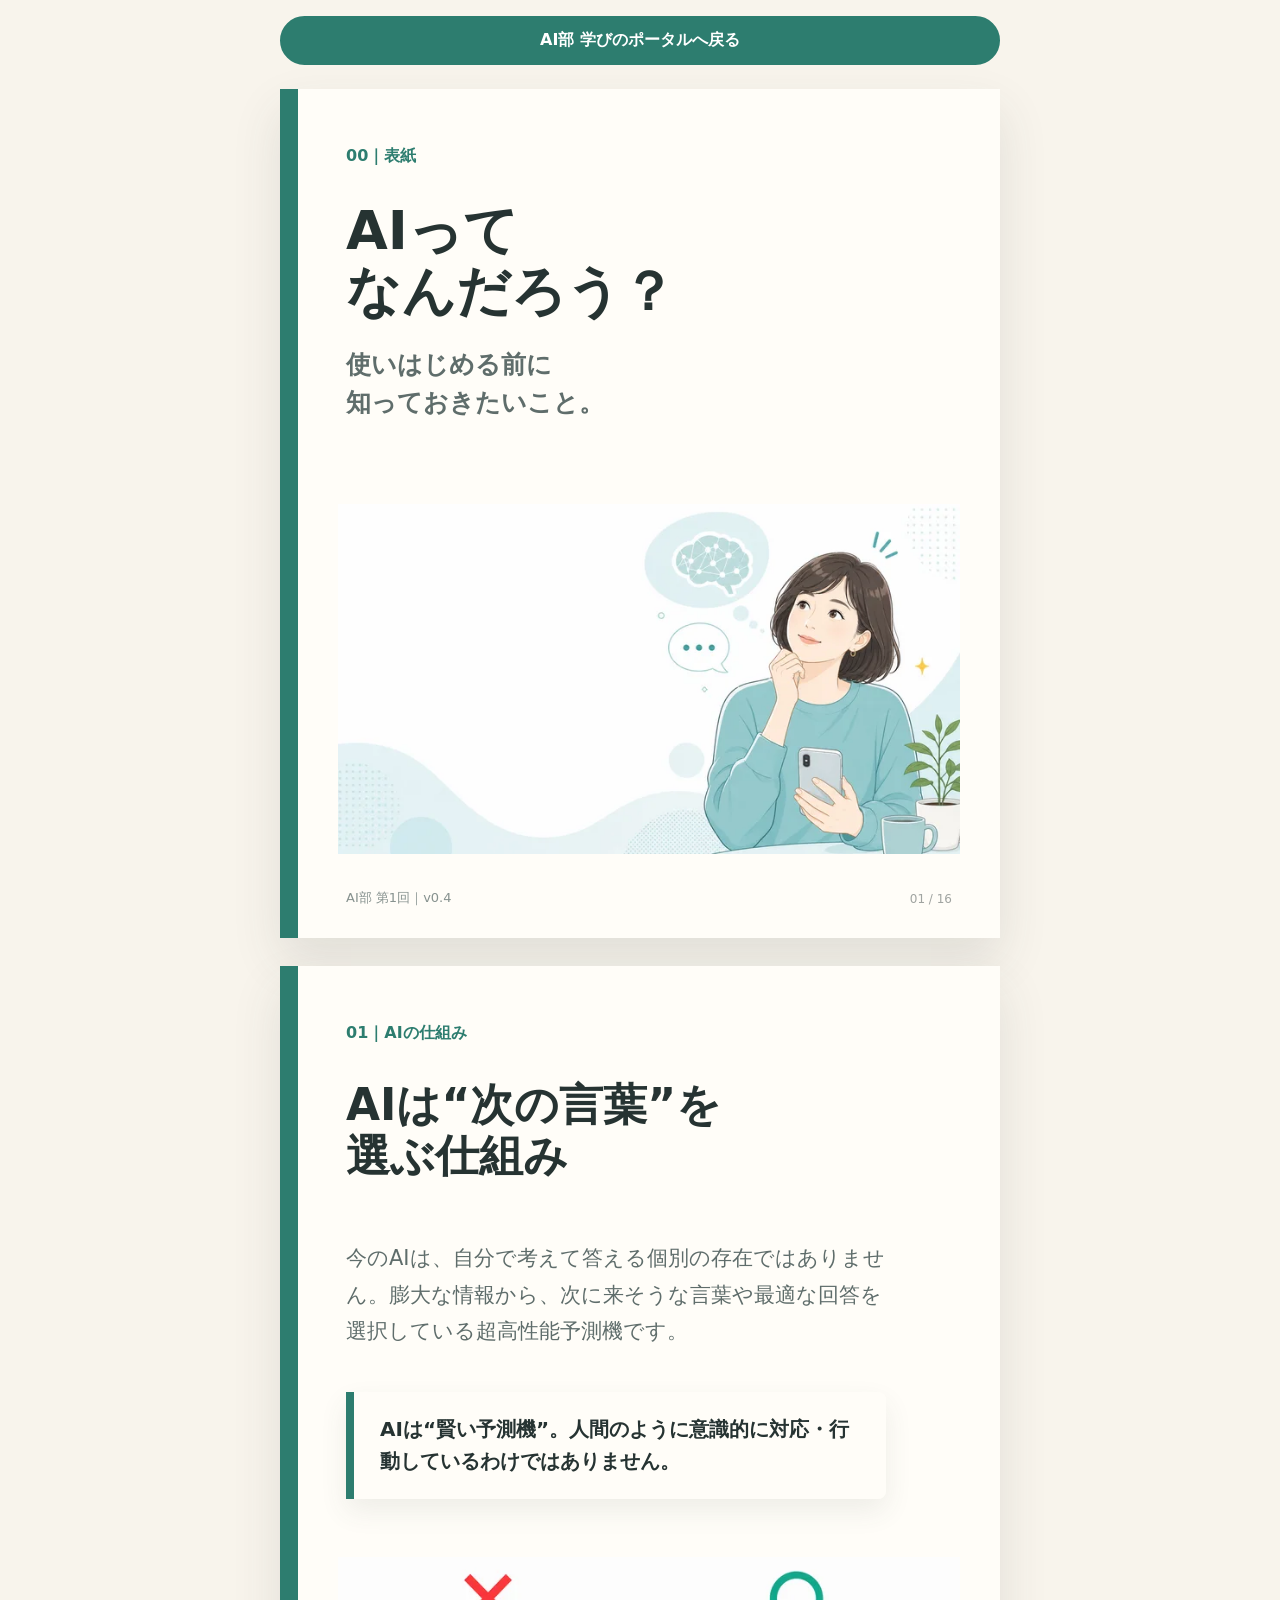
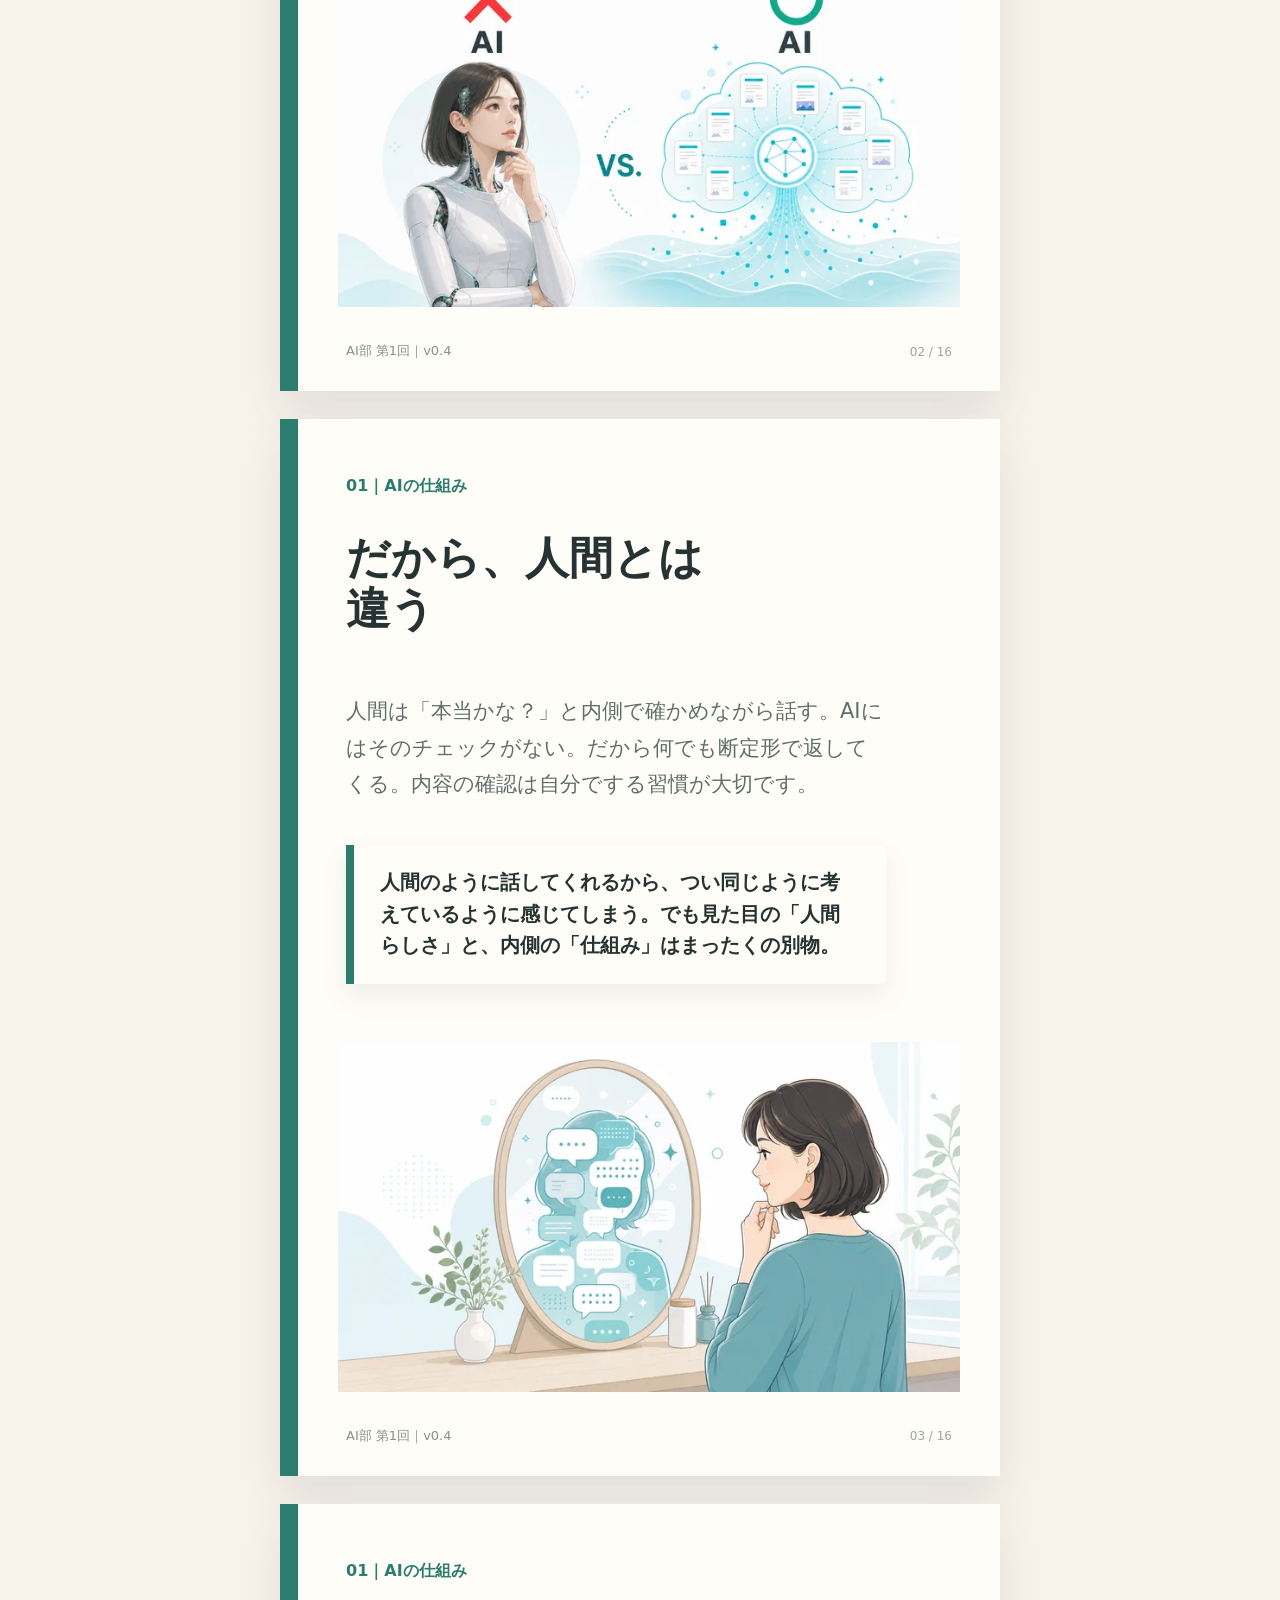
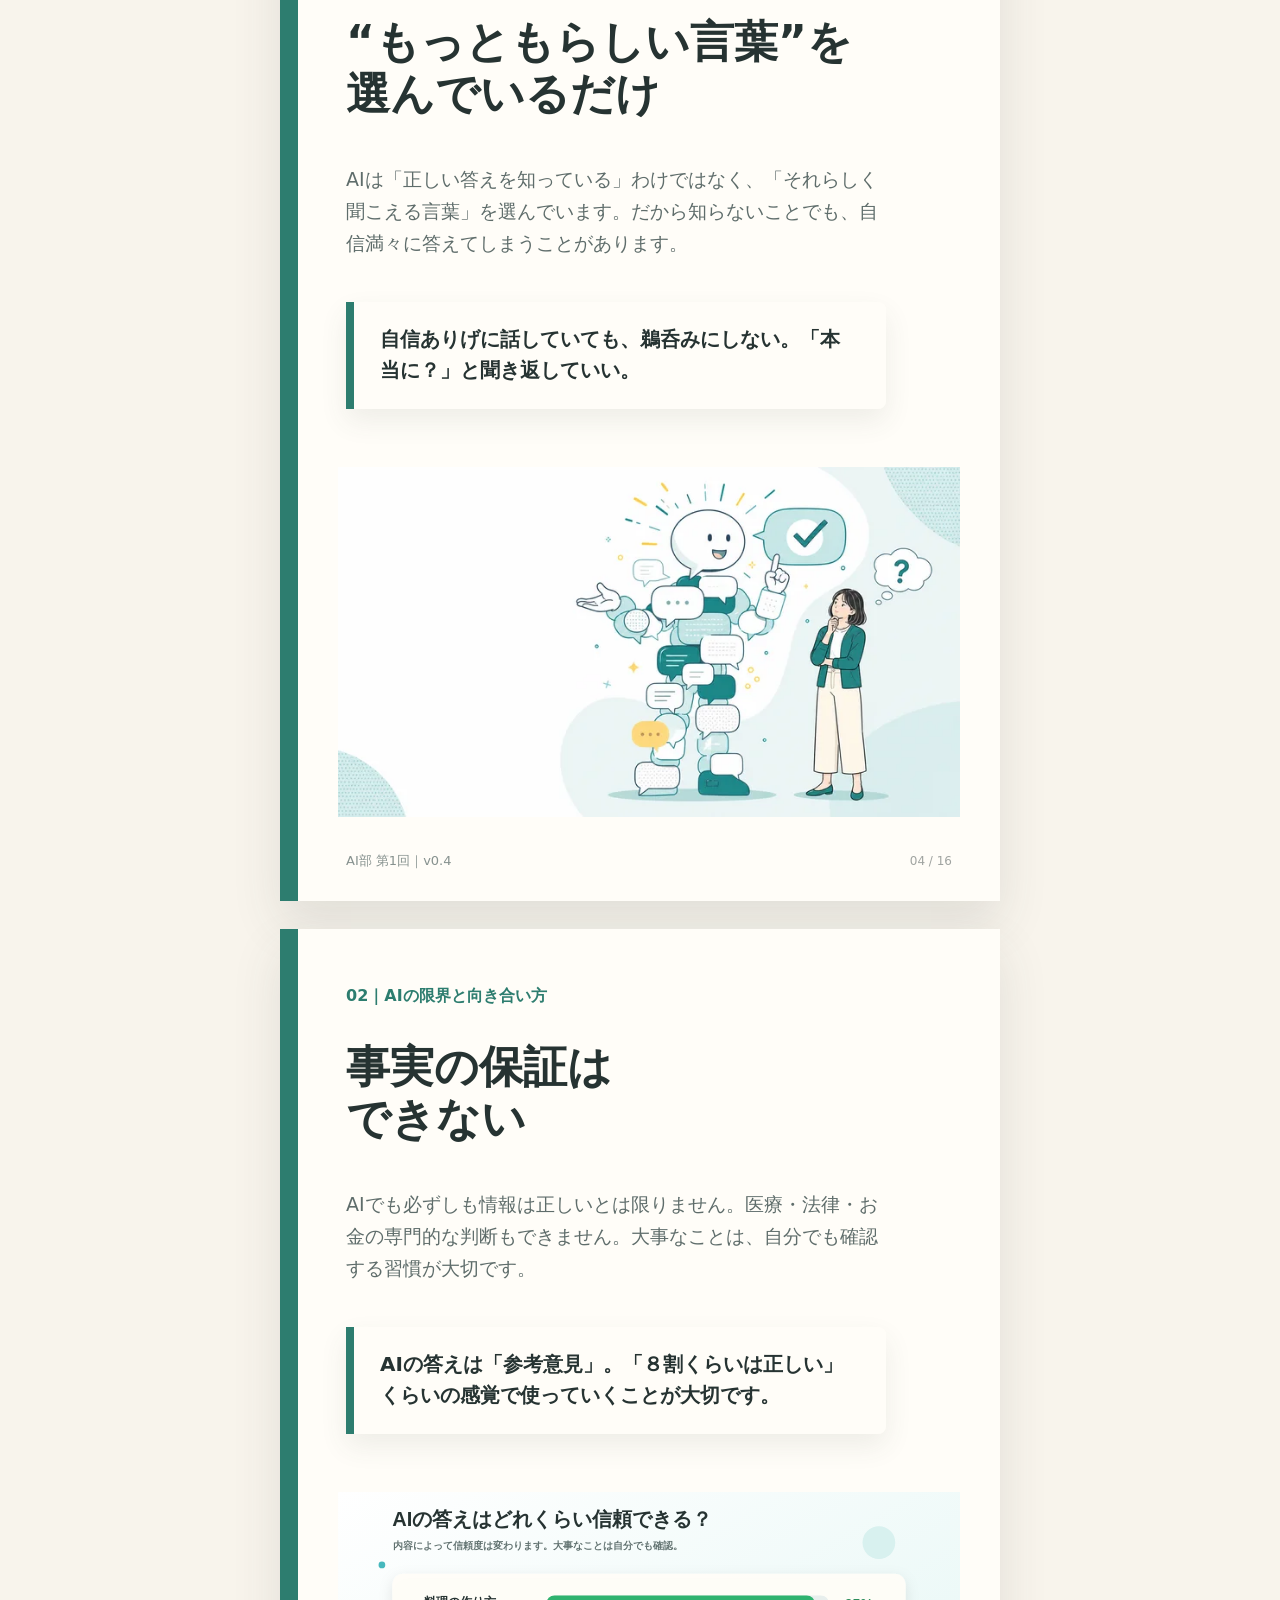
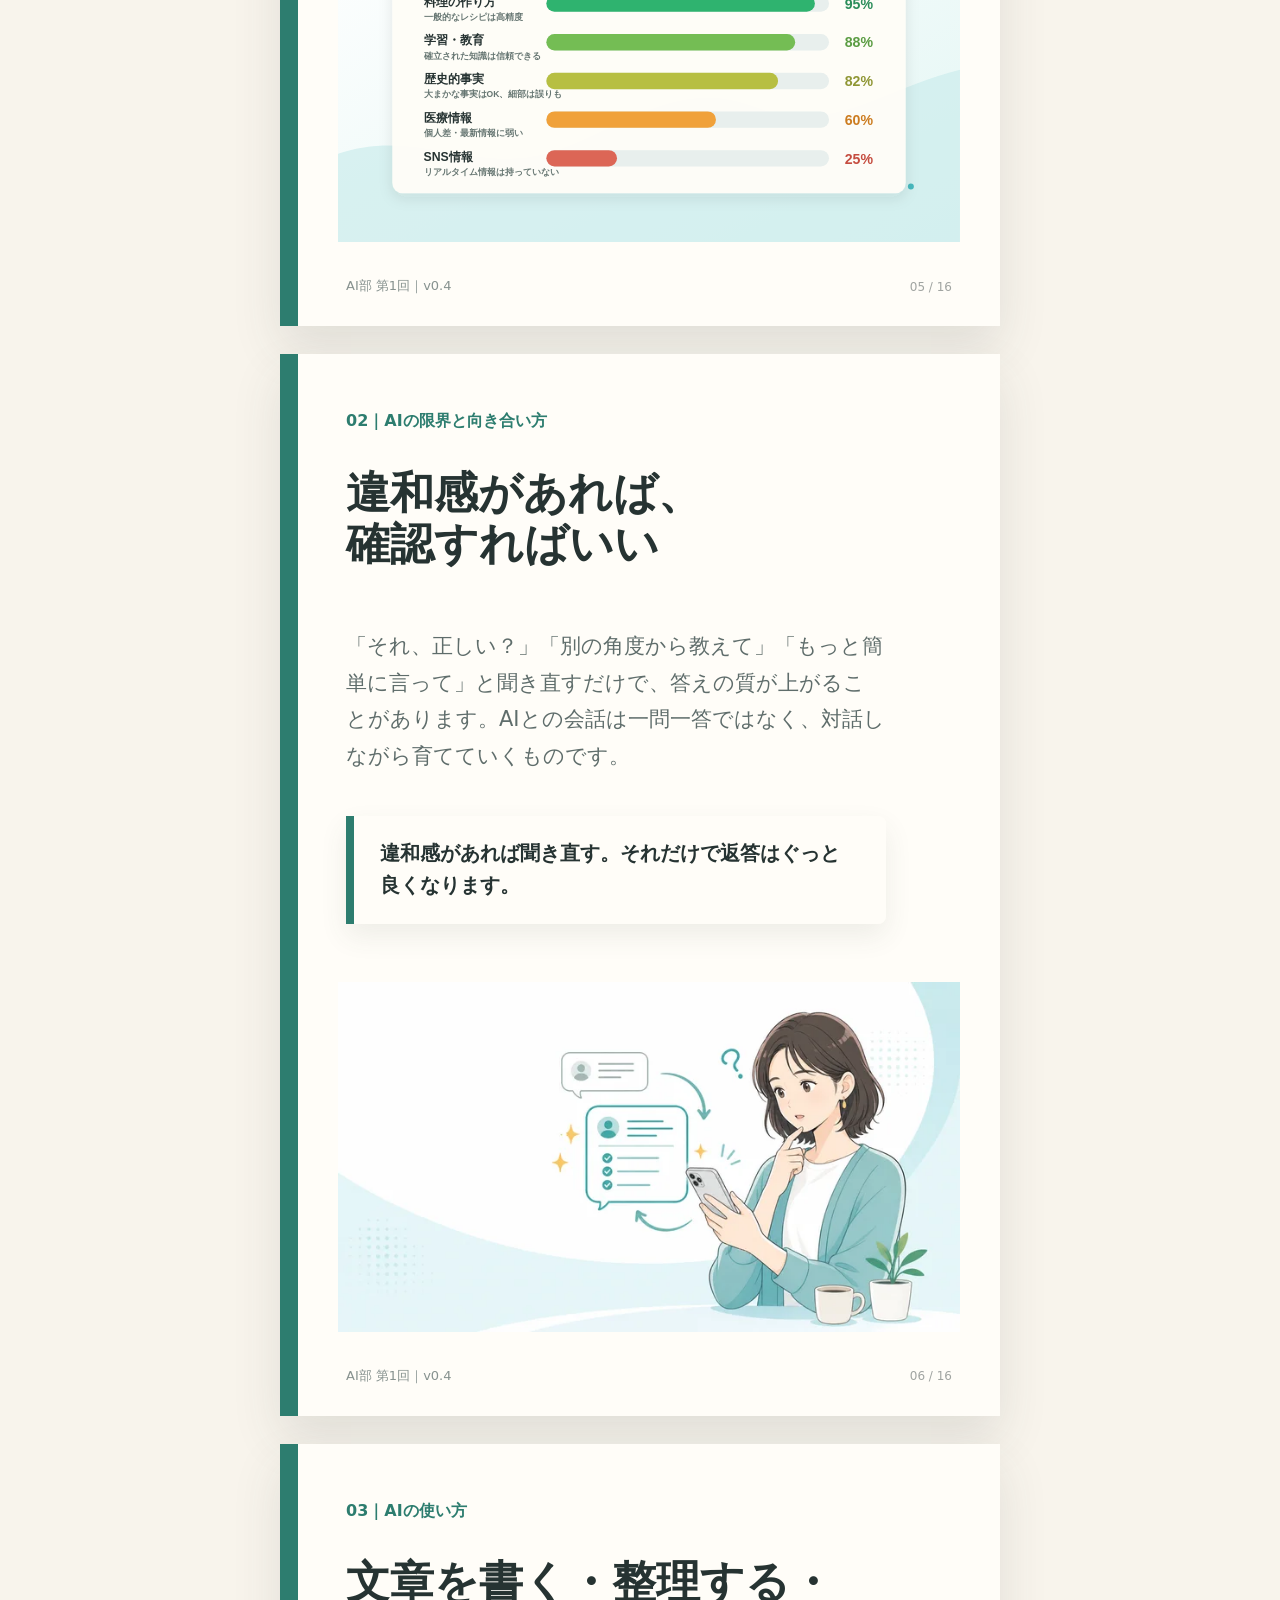
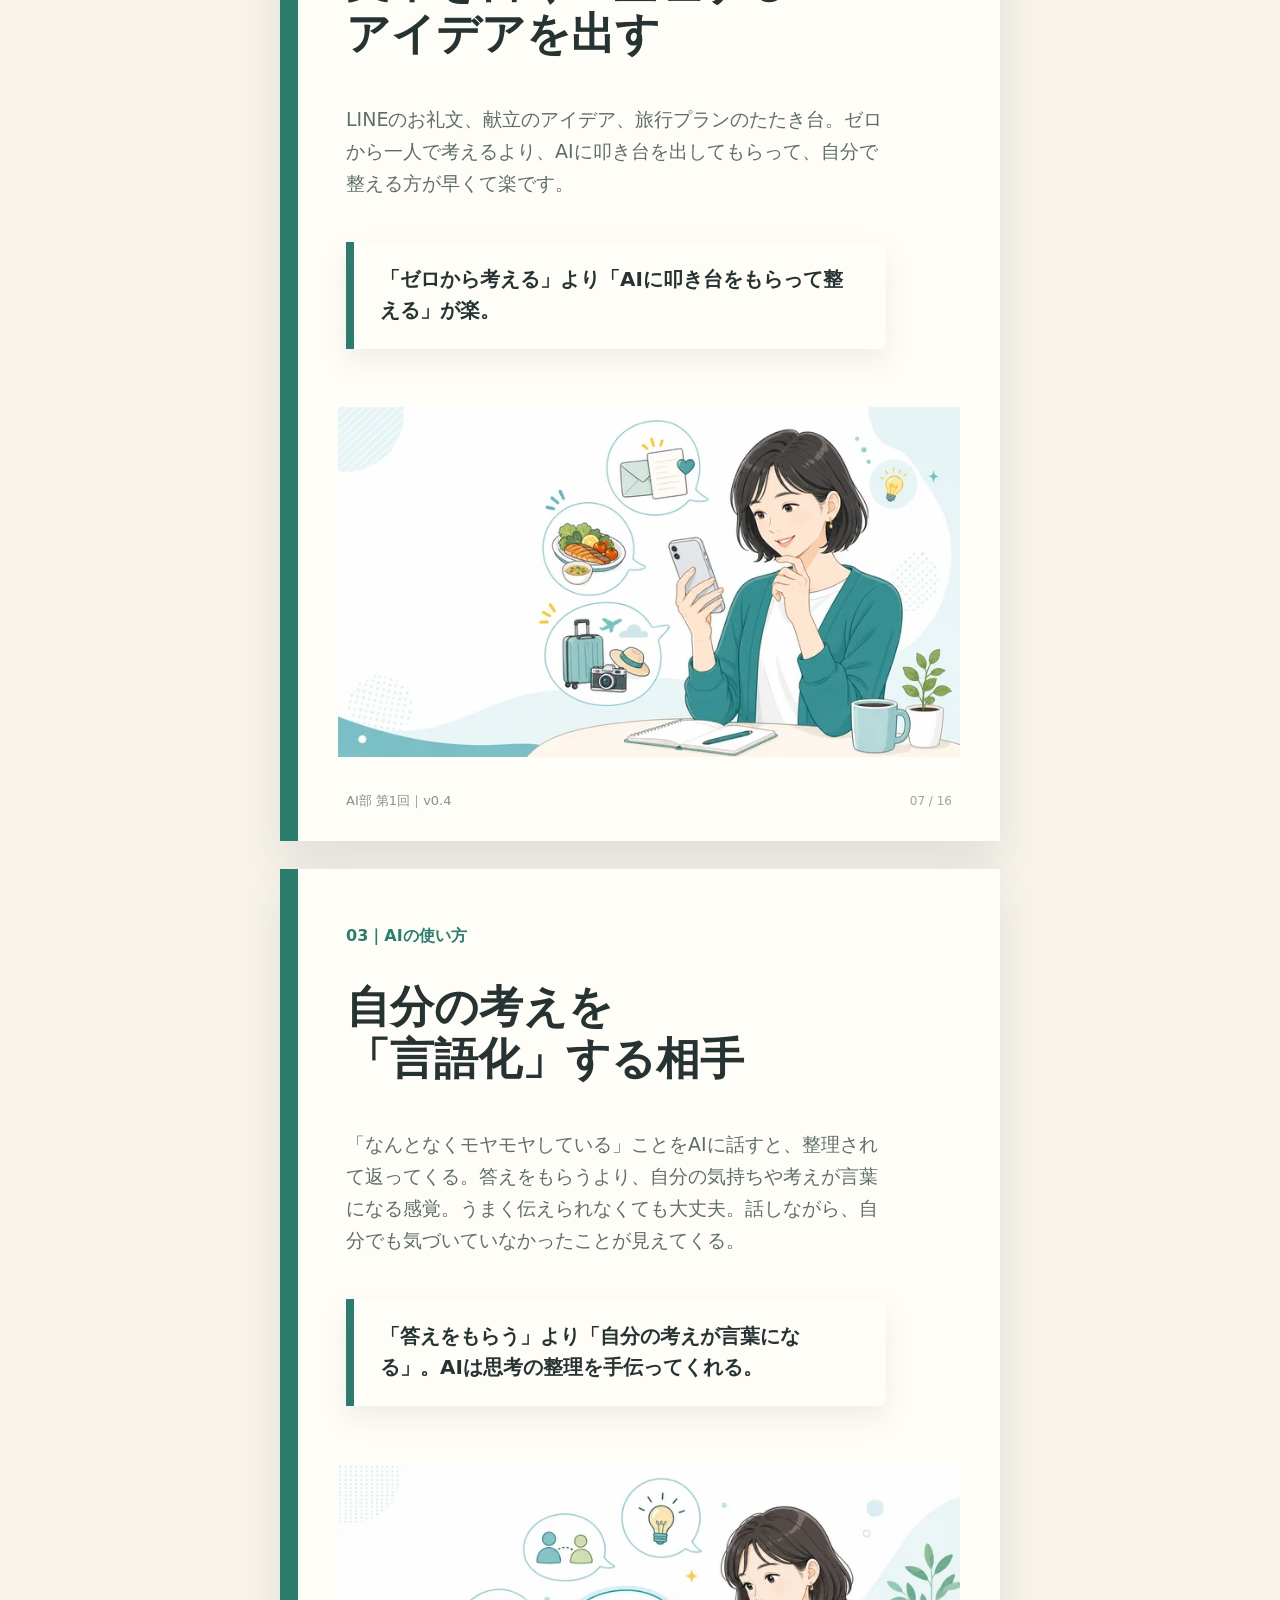
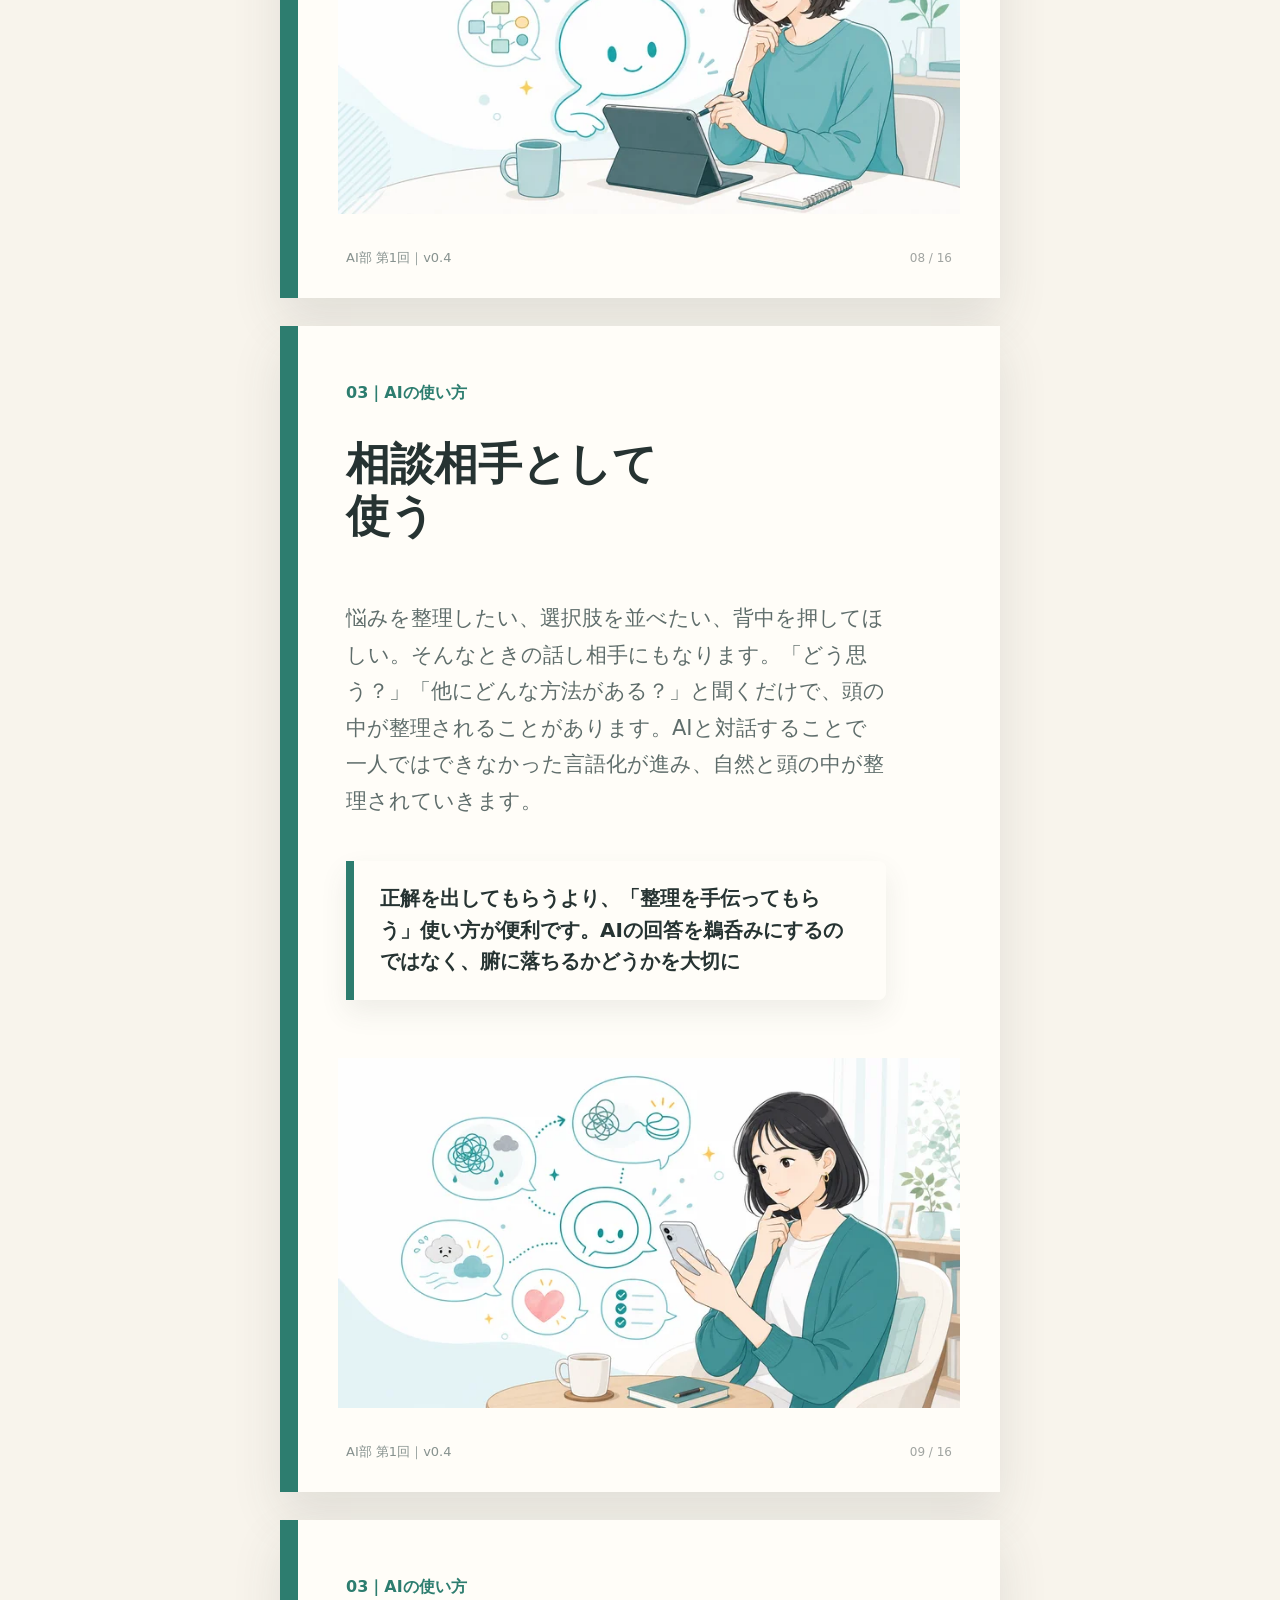
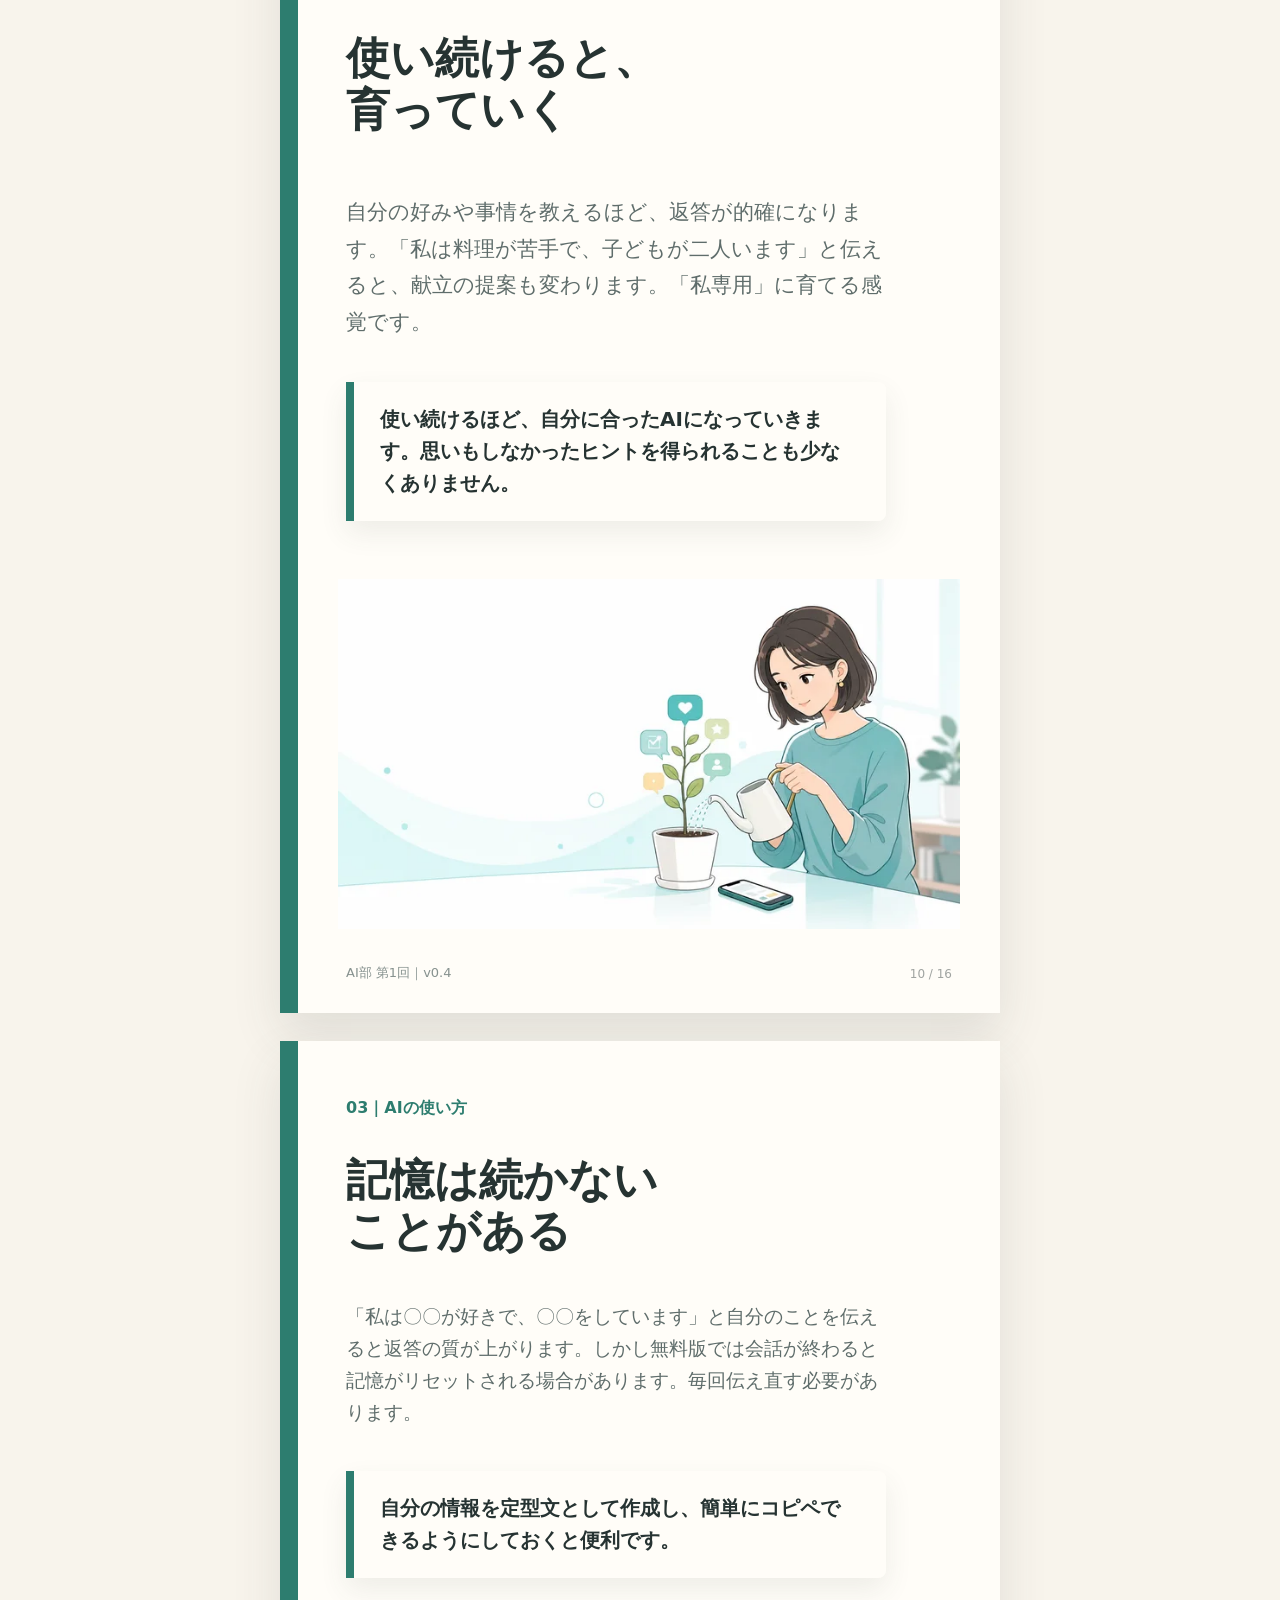
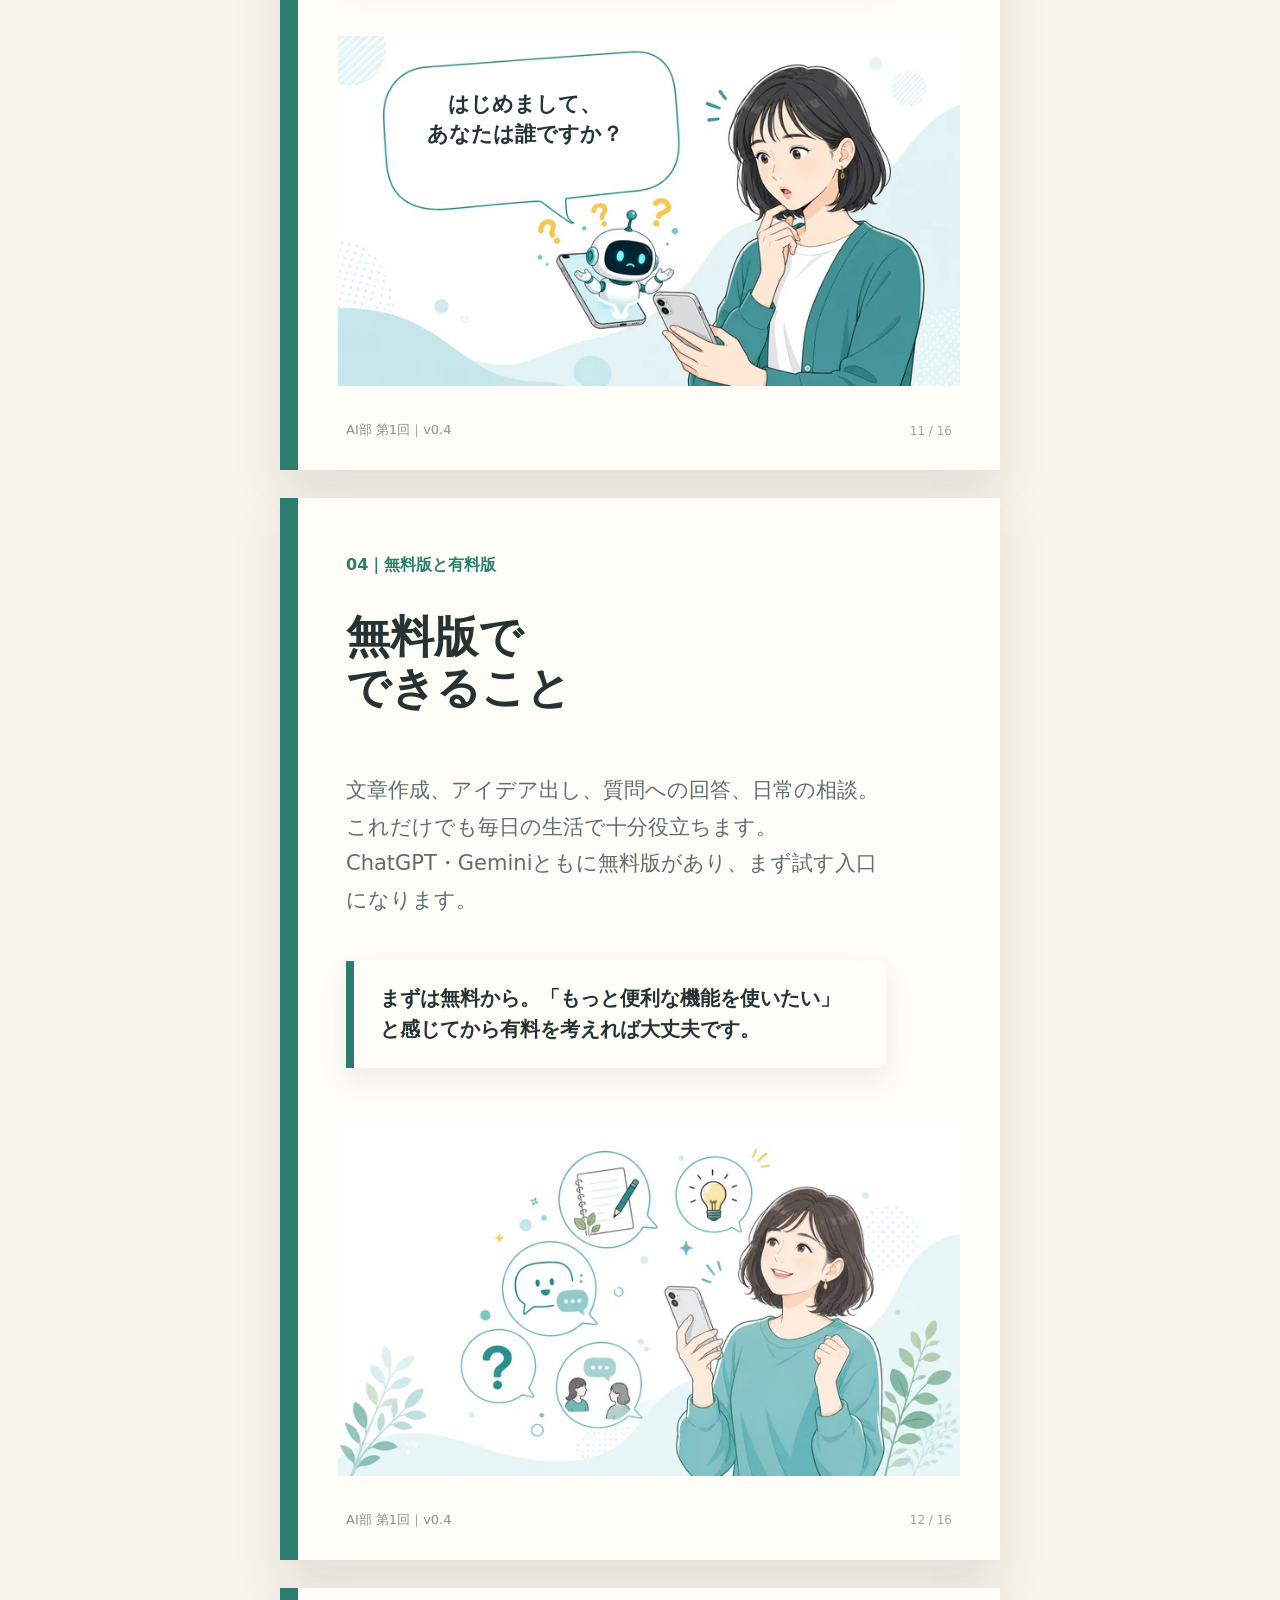
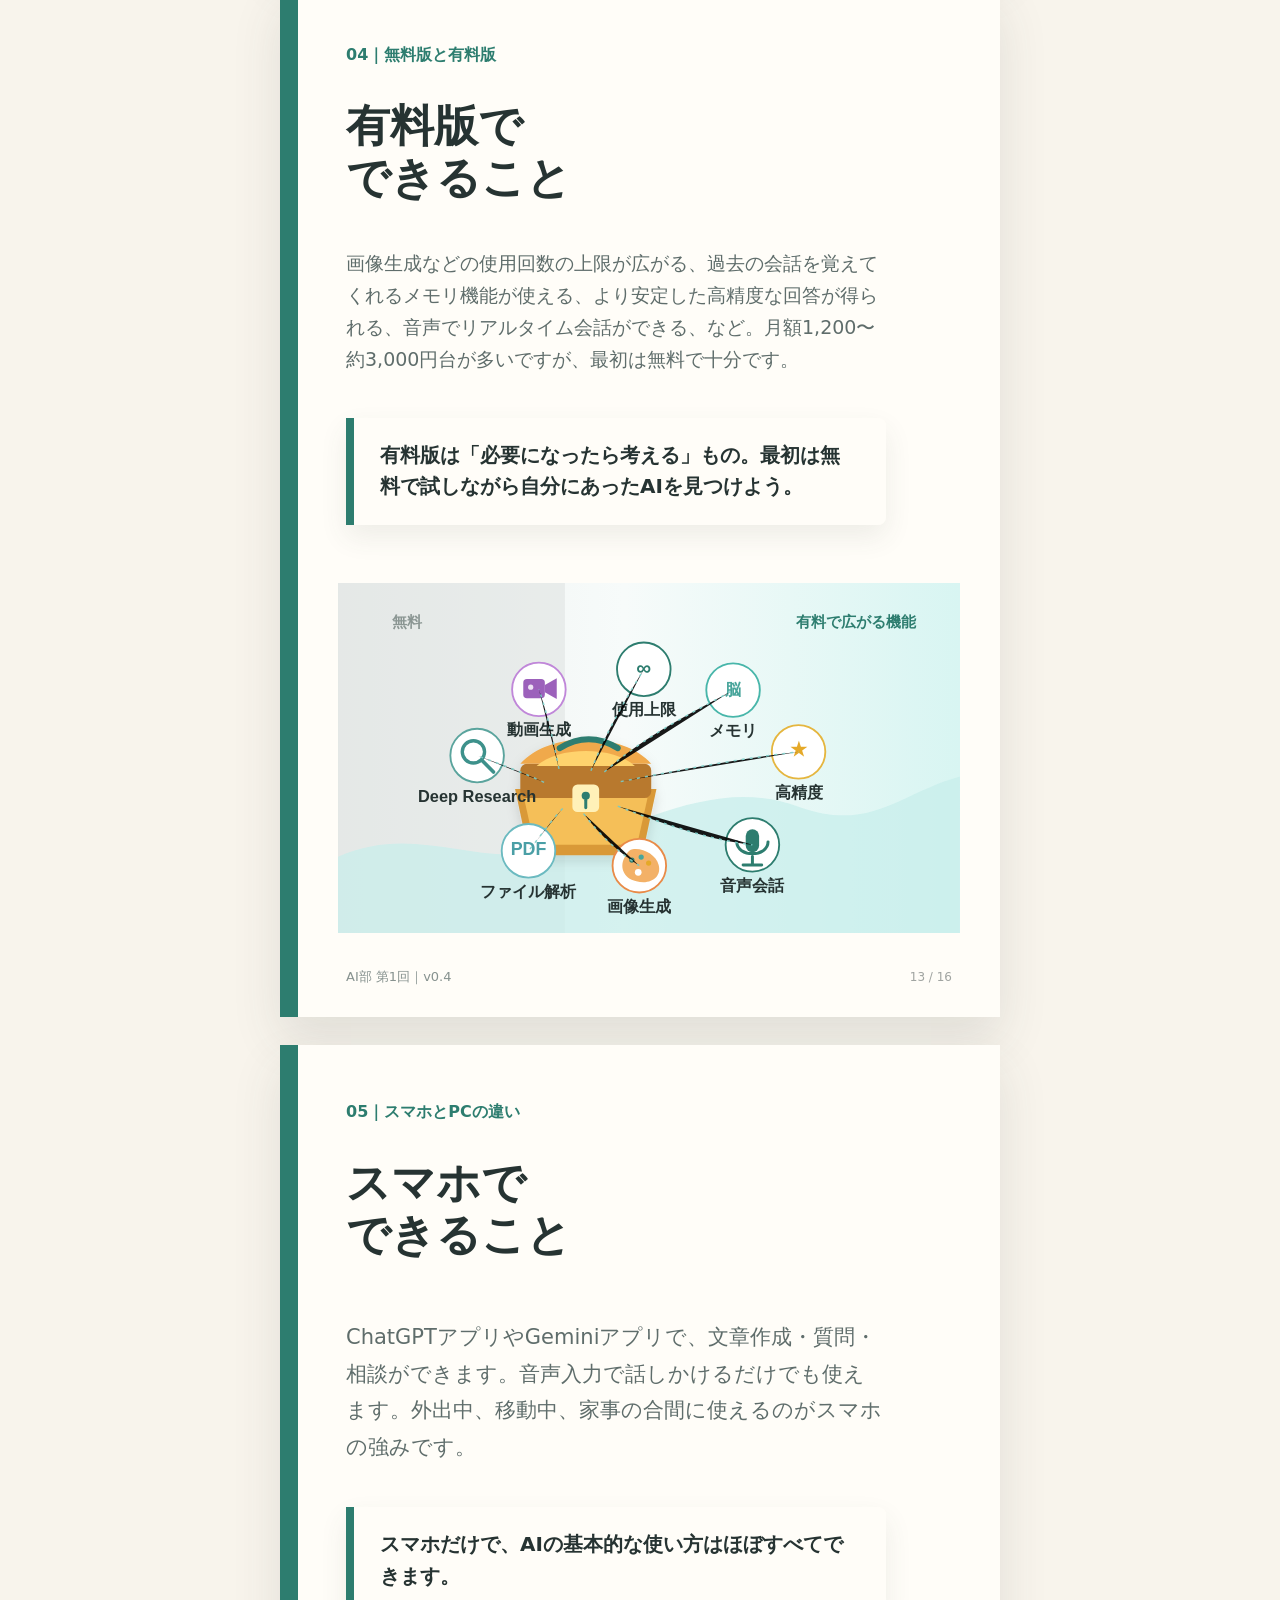
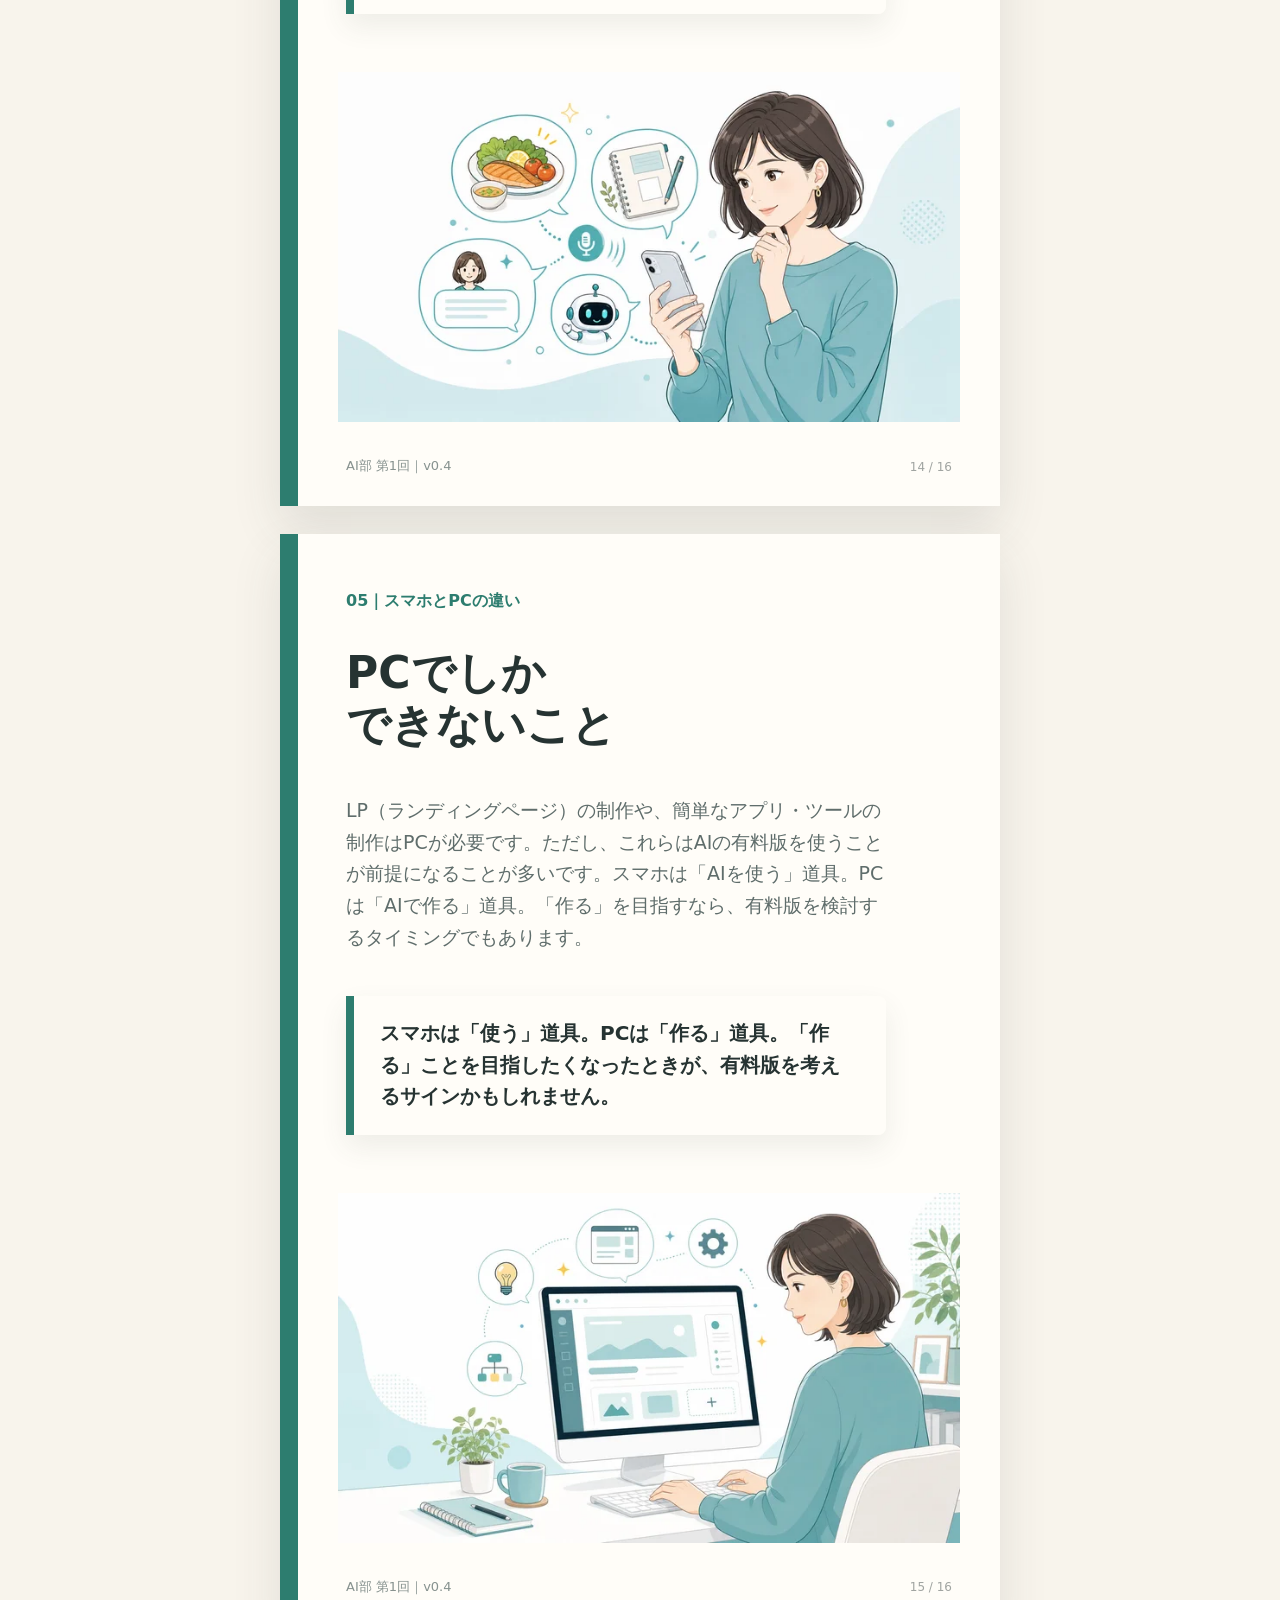
<file: index.html>
<!doctype html>
<html lang="ja">
<head>
  <meta charset="utf-8">
  <meta name="viewport" content="width=device-width, initial-scale=1">
  <title>AI部 第1回 資料1 AI超入門 v0.4</title>
  <style>
    :root {
      --bg: #f8f4ec;
      --paper: #fffdf8;
      --ink: #263332;
      --body: #5f6d6b;
      --muted: #87928f;
      --accent: #2d7d6f;
      --accent-soft: #e0f3f0;
      --line: #ded5c8;
      --shadow: 0 22px 46px rgba(54, 68, 66, 0.12);
    }

    * {
      box-sizing: border-box;
    }

    html {
      scroll-behavior: smooth;
      background: var(--bg);
    }

    body {
      margin: 0;
      color: var(--ink);
      font-family: "Zen Maru Gothic", "Hiragino Sans", "Yu Gothic", "Meiryo", system-ui, sans-serif;
      background: var(--bg);
      line-height: 1.55;
    }

    .portal-return {
      display: grid;
      width: min(calc(100% - 24px), 720px);
      min-height: 48px;
      margin: 16px auto 0;
      padding: 10px 18px;
      place-items: center;
      border: 2px solid var(--accent);
      border-radius: 999px;
      color: #fff;
      background: var(--accent);
      font-weight: 800;
      text-align: center;
      text-decoration: none;
    }

    .portal-return:focus-visible { outline: 4px solid #4b90d6; outline-offset: 4px; }

    .deck {
      display: grid;
      gap: 28px;
      padding: 24px 0 56px;
    }

    .slide {
      display: block;
      padding: 0 clamp(10px, 3vw, 22px);
    }

    .canvas {
      position: relative;
      width: min(720px, 100%);
      margin: 0 auto;
      display: grid;
      grid-template-columns: 18px minmax(0, 1fr);
      grid-template-rows: auto auto auto;
      overflow: hidden;
      background: var(--paper);
      box-shadow: var(--shadow);
    }

    .canvas::before {
      content: "";
      grid-column: 1;
      grid-row: 1 / -1;
      background: var(--accent);
    }

    .copy {
      grid-column: 2;
      grid-row: 1;
      z-index: 2;
      min-width: 0;
      display: grid;
      align-content: center;
      padding: clamp(34px, 7vw, 56px) clamp(22px, 6vw, 48px) clamp(28px, 5vw, 42px);
    }

    .meta {
      margin-bottom: 34px;
      color: var(--accent);
      font-size: 16px;
      line-height: 1.4;
      font-weight: 800;
    }

    h1,
    h2 {
      margin: 0;
      color: var(--ink);
      font-size: 44px;
      line-height: 1.18;
      letter-spacing: 0;
      font-weight: 900;
    }

    .cover h1 {
      font-size: 54px;
      line-height: 1.12;
    }

    .subtitle {
      margin-top: 24px;
      color: var(--body);
      font-size: 25px;
      line-height: 1.5;
      font-weight: 700;
    }

    .body {
      max-width: 540px;
      margin: 58px 0 0;
      color: var(--body);
      font-size: 21px;
      line-height: 1.74;
      font-weight: 500;
    }

    .body.compact {
      margin-top: 44px;
      font-size: 19px;
      line-height: 1.68;
    }

    .insight {
      width: min(540px, 100%);
      margin-top: 42px;
      padding: 22px 28px 22px 26px;
      border-left: 8px solid var(--accent);
      border-radius: 0 8px 8px 0;
      background: rgba(255, 253, 248, 0.94);
      box-shadow: 0 12px 28px rgba(62, 74, 72, 0.09);
      color: var(--ink);
      font-size: 20px;
      line-height: 1.58;
      font-weight: 800;
    }

    .visual {
      grid-column: 2;
      grid-row: 2;
      min-width: 0;
      position: relative;
      overflow: visible;
      background: var(--accent-soft);
    }

    .visual img {
      width: 100%;
      height: auto;
      display: block;
      object-fit: contain;
      object-position: center;
    }

    .image-speech {
      position: absolute;
      z-index: 2;
      color: var(--ink);
      font-size: clamp(14px, 2.7vw, 21px);
      line-height: 1.42;
      font-weight: 800;
      letter-spacing: 0;
      pointer-events: none;
    }

    .memory-speech {
      top: 24%;
      left: 30%;
      width: 40%;
      height: 20%;
      transform: translate(-50%, -50%);
      display: flex;
      align-items: center;
      justify-content: center;
      text-align: center;
    }

    .visual::after {
      content: none;
    }

    .reverse .copy {
      grid-column: 2;
    }

    .reverse .visual {
      grid-column: 2;
      grid-row: 2;
    }

    .reverse .visual::after {
      content: none;
    }

    .footer {
      position: static;
      grid-column: 2;
      grid-row: 3;
      align-self: end;
      z-index: 3;
      padding: 18px clamp(22px, 6vw, 48px) 30px;
      color: var(--muted);
      font-size: 13px;
      letter-spacing: 0;
    }

    .reverse .footer {
      justify-self: start;
    }

    .number {
      position: static;
      grid-column: 2;
      grid-row: 3;
      justify-self: end;
      align-self: end;
      z-index: 3;
      padding: 18px clamp(22px, 6vw, 48px) 30px;
      color: rgba(38, 51, 50, 0.44);
      font-size: 12px;
    }

    .summary {
      grid-column: 2;
    }

    .summary-list {
      display: grid;
      grid-template-columns: 1fr;
      gap: 10px;
      margin: 34px 0 0;
      padding: 0;
      list-style: none;
      color: var(--body);
      font-size: 18px;
      line-height: 1.48;
      font-weight: 600;
    }

    .summary-list li {
      position: relative;
      padding-left: 24px;
    }

    .summary-list li::before {
      content: "";
      position: absolute;
      top: 0.78em;
      left: 0;
      width: 9px;
      height: 9px;
      border-radius: 50%;
      background: var(--accent);
    }

    @media (max-width: 760px) {
      .slide {
        padding: 0 10px;
      }

      .canvas {
        width: 100%;
      }

      .copy,
      .reverse .copy,
      .summary {
        grid-column: 2;
        grid-row: 1;
        padding: 34px 22px 28px;
      }

      .visual,
      .reverse .visual {
        grid-column: 2;
        grid-row: 2;
      }

      .visual::after,
      .reverse .visual::after {
        content: none;
      }

      .meta {
        margin-bottom: 18px;
        font-size: 12px;
      }

      h1,
      h2,
      .cover h1 {
        font-size: clamp(27px, 8vw, 38px);
        line-height: 1.2;
      }

      .subtitle {
        margin-top: 16px;
        font-size: 18px;
      }

      .body,
      .body.compact {
        margin-top: 26px;
        font-size: clamp(15px, 4.25vw, 18px);
        line-height: 1.62;
      }

      .insight {
        margin-top: 26px;
        padding: 16px 18px 16px 16px;
        border-left-width: 6px;
        font-size: clamp(15px, 4.2vw, 17px);
        line-height: 1.5;
      }

      .summary-list {
        grid-template-columns: 1fr;
        gap: 10px;
        margin-top: 28px;
        font-size: clamp(14px, 3.8vw, 17px);
        line-height: 1.5;
      }

      .footer,
      .reverse .footer {
        padding: 16px 22px 24px;
        font-size: 11px;
      }

      .number {
        padding: 16px 22px 24px;
      }
    }
  </style>
</head>
<body>
  <a class="portal-return" href="./portal/">AI部 学びのポータルへ戻る</a>
  <main class="deck">
    <section class="slide cover">
      <div class="canvas">
        <div class="copy">
          <div class="meta">00｜表紙</div>
          <h1>AIって<br>なんだろう？</h1>
          <p class="subtitle">使いはじめる前に<br>知っておきたいこと。</p>
        </div>
        <figure class="visual">
          <img src="assets/imagegen-v5/slide-01-cover.webp" alt="AIについて考える女性の明るいイラスト">
        </figure>
        <div class="footer">AI部 第1回｜v0.4</div>
        <div class="number">01 / 16</div>
      </div>
    </section>

    <section class="slide">
      <div class="canvas">
        <div class="copy">
          <div class="meta">01｜AIの仕組み</div>
          <h2>AIは“次の言葉”を<br>選ぶ仕組み</h2>
          <p class="body">今のAIは、自分で考えて答える個別の存在ではありません。膨大な情報から、次に来そうな言葉や最適な回答を選択している超高性能予測機です。</p>
          <div class="insight">AIは“賢い予測機”。人間のように意識的に対応・行動しているわけではありません。</div>
        </div>
        <figure class="visual">
          <img src="assets/imagegen-v5/slide-02-next-words-human-android-20260629.webp" alt="人間に近いアンドロイドとデータ処理AIを対比するイラスト">
        </figure>
        <div class="footer">AI部 第1回｜v0.4</div>
        <div class="number">02 / 16</div>
      </div>
    </section>

    <section class="slide reverse">
      <div class="canvas">
        <div class="copy">
          <div class="meta">01｜AIの仕組み</div>
          <h2>だから、人間とは<br>違う</h2>
          <p class="body">人間は「本当かな？」と内側で確かめながら話す。AIにはそのチェックがない。だから何でも断定形で返してくる。内容の確認は自分でする習慣が大切です。</p>
          <div class="insight">人間のように話してくれるから、つい同じように考えているように感じてしまう。でも見た目の「人間らしさ」と、内側の「仕組み」はまったくの別物。</div>
        </div>
        <figure class="visual">
          <img src="assets/imagegen-v5/slide-03-not-human.webp" alt="鏡の映り込みで見た目が似ていても違うことを示すイラスト">
        </figure>
        <div class="footer">AI部 第1回｜v0.4</div>
        <div class="number">03 / 16</div>
      </div>
    </section>

    <section class="slide">
      <div class="canvas">
        <div class="copy">
          <div class="meta">01｜AIの仕組み</div>
          <h2>“もっともらしい言葉”を<br>選んでいるだけ</h2>
          <p class="body compact">AIは「正しい答えを知っている」わけではなく、「それらしく聞こえる言葉」を選んでいます。だから知らないことでも、自信満々に答えてしまうことがあります。</p>
          <div class="insight">自信ありげに話していても、鵜呑みにしない。「本当に？」と聞き返していい。</div>
        </div>
        <figure class="visual">
          <img src="assets/imagegen-v5/slide-08-plausible-words.webp" alt="自信ありげな発話と冷静に見ている人物のイラスト">
        </figure>
        <div class="footer">AI部 第1回｜v0.4</div>
        <div class="number">04 / 16</div>
      </div>
    </section>

    <section class="slide reverse">
      <div class="canvas">
        <div class="copy">
          <div class="meta">02｜AIの限界と向き合い方</div>
          <h2>事実の保証は<br>できない</h2>
          <p class="body compact">AIでも必ずしも情報は正しいとは限りません。医療・法律・お金の専門的な判断もできません。大事なことは、自分でも確認する習慣が大切です。</p>
          <div class="insight">AIの答えは「参考意見」。「８割くらいは正しい」くらいの感覚で使っていくことが大切です。</div>
        </div>
        <figure class="visual">
          <img src="assets/imagegen-v5/slide-05-trust-gauge-20260629.svg" alt="AIの回答の信頼度をカテゴリ別に示す横棒グラフ">
        </figure>
        <div class="footer">AI部 第1回｜v0.4</div>
        <div class="number">05 / 16</div>
      </div>
    </section>

    <section class="slide reverse">
      <div class="canvas">
        <div class="copy">
          <div class="meta">02｜AIの限界と向き合い方</div>
          <h2>違和感があれば、<br>確認すればいい</h2>
          <p class="body">「それ、正しい？」「別の角度から教えて」「もっと簡単に言って」と聞き直すだけで、答えの質が上がることがあります。AIとの会話は一問一答ではなく、対話しながら育てていくものです。</p>
          <div class="insight">違和感があれば聞き直す。それだけで返答はぐっと良くなります。</div>
        </div>
        <figure class="visual">
          <img src="assets/imagegen-v5/slide-09-confirm-again.webp" alt="スマホを見ながら確認し直す女性のイラスト">
        </figure>
        <div class="footer">AI部 第1回｜v0.4</div>
        <div class="number">06 / 16</div>
      </div>
    </section>

    <section class="slide">
      <div class="canvas">
        <div class="copy">
          <div class="meta">03｜AIの使い方</div>
          <h2>文章を書く・整理する・<br>アイデアを出す</h2>
          <p class="body compact">LINEのお礼文、献立のアイデア、旅行プランのたたき台。ゼロから一人で考えるより、AIに叩き台を出してもらって、自分で整える方が早くて楽です。</p>
          <div class="insight">「ゼロから考える」より「AIに叩き台をもらって整える」が楽。</div>
        </div>
        <figure class="visual">
          <img src="assets/imagegen-v5/slide-04-writing-ideas.webp" alt="スマホで文章やアイデア作りをしている女性のイラスト">
        </figure>
        <div class="footer">AI部 第1回｜v0.4</div>
        <div class="number">07 / 16</div>
      </div>
    </section>

    <section class="slide">
      <div class="canvas">
        <div class="copy">
          <div class="meta">03｜AIの使い方</div>
          <h2>自分の考えを<br>「言語化」する相手</h2>
          <p class="body compact">「なんとなくモヤモヤしている」ことをAIに話すと、整理されて返ってくる。答えをもらうより、自分の気持ちや考えが言葉になる感覚。うまく伝えられなくても大丈夫。話しながら、自分でも気づいていなかったことが見えてくる。</p>
          <div class="insight">「答えをもらう」より「自分の考えが言葉になる」。AIは思考の整理を手伝ってくれる。</div>
        </div>
        <figure class="visual">
          <img src="assets/imagegen-v5/slide-10-thinking-partner.webp" alt="人とAIが並んで同じものを見ながら考えるイラスト">
        </figure>
        <div class="footer">AI部 第1回｜v0.4</div>
        <div class="number">08 / 16</div>
      </div>
    </section>

    <section class="slide">
      <div class="canvas">
        <div class="copy">
          <div class="meta">03｜AIの使い方</div>
          <h2>相談相手として<br>使う</h2>
          <p class="body">悩みを整理したい、選択肢を並べたい、背中を押してほしい。そんなときの話し相手にもなります。「どう思う？」「他にどんな方法がある？」と聞くだけで、頭の中が整理されることがあります。AIと対話することで一人ではできなかった言語化が進み、自然と頭の中が整理されていきます。</p>
          <div class="insight">正解を出してもらうより、「整理を手伝ってもらう」使い方が便利です。AIの回答を鵜呑みにするのではなく、腑に落ちるかどうかを大切に</div>
        </div>
        <figure class="visual">
          <img src="assets/imagegen-v5/slide-05-consultation.webp" alt="リラックスしてスマホに相談している女性のイラスト">
        </figure>
        <div class="footer">AI部 第1回｜v0.4</div>
        <div class="number">09 / 16</div>
      </div>
    </section>

    <section class="slide">
      <div class="canvas">
        <div class="copy">
          <div class="meta">03｜AIの使い方</div>
          <h2>使い続けると、<br>育っていく</h2>
          <p class="body">自分の好みや事情を教えるほど、返答が的確になります。「私は料理が苦手で、子どもが二人います」と伝えると、献立の提案も変わります。「私専用」に育てる感覚です。</p>
          <div class="insight">使い続けるほど、自分に合ったAIになっていきます。思いもしなかったヒントを得られることも少なくありません。</div>
        </div>
        <figure class="visual">
          <img src="assets/imagegen-v5/slide-11-grow-together.webp" alt="AIを植物のように育てる比喩のイラスト">
        </figure>
        <div class="footer">AI部 第1回｜v0.4</div>
        <div class="number">10 / 16</div>
      </div>
    </section>

    <section class="slide">
      <div class="canvas">
        <div class="copy">
          <div class="meta">03｜AIの使い方</div>
          <h2>記憶は続かない<br>ことがある</h2>
          <p class="body compact">「私は〇〇が好きで、〇〇をしています」と自分のことを伝えると返答の質が上がります。しかし無料版では会話が終わると記憶がリセットされる場合があります。毎回伝え直す必要があります。</p>
          <div class="insight">自分の情報を定型文として作成し、簡単にコピペできるようにしておくと便利です。</div>
        </div>
        <figure class="visual memory-visual">
          <img src="assets/imagegen-v5/slide-07-memory-reset.webp" alt="記憶がリセットされて初対面のようにふるまうAIに戸惑う女性のイラスト">
          <span class="image-speech memory-speech">はじめまして、<br>あなたは誰ですか？</span>
        </figure>
        <div class="footer">AI部 第1回｜v0.4</div>
        <div class="number">11 / 16</div>
      </div>
    </section>

    <section class="slide reverse">
      <div class="canvas">
        <div class="copy">
          <div class="meta">04｜無料版と有料版</div>
          <h2>無料版で<br>できること</h2>
          <p class="body">文章作成、アイデア出し、質問への回答、日常の相談。これだけでも毎日の生活で十分役立ちます。ChatGPT・Geminiともに無料版があり、まず試す入口になります。</p>
          <div class="insight">まずは無料から。「もっと便利な機能を使いたい」と感じてから有料を考えれば大丈夫です。</div>
        </div>
        <figure class="visual">
          <img src="assets/imagegen-v5/slide-12-free-version.webp" alt="スマホでAIを使えて明るい表情の女性のイラスト">
        </figure>
        <div class="footer">AI部 第1回｜v0.4</div>
        <div class="number">12 / 16</div>
      </div>
    </section>

    <section class="slide">
      <div class="canvas">
        <div class="copy">
          <div class="meta">04｜無料版と有料版</div>
          <h2>有料版で<br>できること</h2>
          <p class="body compact">画像生成などの使用回数の上限が広がる、過去の会話を覚えてくれるメモリ機能が使える、より安定した高精度な回答が得られる、音声でリアルタイム会話ができる、など。月額1,200〜約3,000円台が多いですが、最初は無料で十分です。</p>
          <div class="insight">有料版は「必要になったら考える」もの。最初は無料で試しながら自分にあったAIを見つけよう。</div>
        </div>
        <figure class="visual">
          <img src="assets/imagegen-v5/slide-13-paid-treasure-20260629.svg" alt="有料版で使える機能が宝箱から出てくるフラットイラスト">
        </figure>
        <div class="footer">AI部 第1回｜v0.4</div>
        <div class="number">13 / 16</div>
      </div>
    </section>

    <section class="slide">
      <div class="canvas">
        <div class="copy">
          <div class="meta">05｜スマホとPCの違い</div>
          <h2>スマホで<br>できること</h2>
          <p class="body">ChatGPTアプリやGeminiアプリで、文章作成・質問・相談ができます。音声入力で話しかけるだけでも使えます。外出中、移動中、家事の合間に使えるのがスマホの強みです。</p>
          <div class="insight">スマホだけで、AIの基本的な使い方はほぼすべてできます。</div>
        </div>
        <figure class="visual">
          <img src="assets/imagegen-v5/slide-14-smartphone.webp" alt="スマホから料理アイデアやメモの吹き出しが出ているイラスト">
        </figure>
        <div class="footer">AI部 第1回｜v0.4</div>
        <div class="number">14 / 16</div>
      </div>
    </section>

    <section class="slide reverse">
      <div class="canvas">
        <div class="copy">
          <div class="meta">05｜スマホとPCの違い</div>
          <h2>PCでしか<br>できないこと</h2>
          <p class="body compact">LP（ランディングページ）の制作や、簡単なアプリ・ツールの制作はPCが必要です。ただし、これらはAIの有料版を使うことが前提になることが多いです。スマホは「AIを使う」道具。PCは「AIで作る」道具。「作る」を目指すなら、有料版を検討するタイミングでもあります。</p>
          <div class="insight">スマホは「使う」道具。PCは「作る」道具。「作る」ことを目指したくなったときが、有料版を考えるサインかもしれません。</div>
        </div>
        <figure class="visual">
          <img src="assets/imagegen-v5/slide-15-pc-create.webp" alt="PCでランディングページやツールを作っている女性のイラスト">
        </figure>
        <div class="footer">AI部 第1回｜v0.4</div>
        <div class="number">15 / 16</div>
      </div>
    </section>

    <section class="slide">
      <div class="canvas">
        <div class="copy summary">
          <div class="meta">06｜クロージング</div>
          <h2>まとめ</h2>
          <ul class="summary-list">
            <li>まず話しかけてみよう。答えより、対話が大事</li>
            <li>100パーセント正しいわけじゃない。大事なことは自分で確認する</li>
            <li>間違えてもいい。やり直せばいい。AIは怒らない</li>
            <li>モヤモヤしたら話しかけよう。言葉にすることで、頭の中が整理される</li>
            <li>自分のことを教えよう。伝えるほど返答が良くなる</li>
            <li>上手く使おうとしなくていい。使い続けることが一番の上達</li>
            <li>無料から試して、物足りなくなったら有料を考えよう</li>
            <li>スマホで使って、作りたくなったらPCへ</li>
          </ul>
        </div>
        <div class="footer">AI部 第1回｜v0.4</div>
        <div class="number">16 / 16</div>
      </div>
    </section>
  </main>
</body>
</html>
</file>
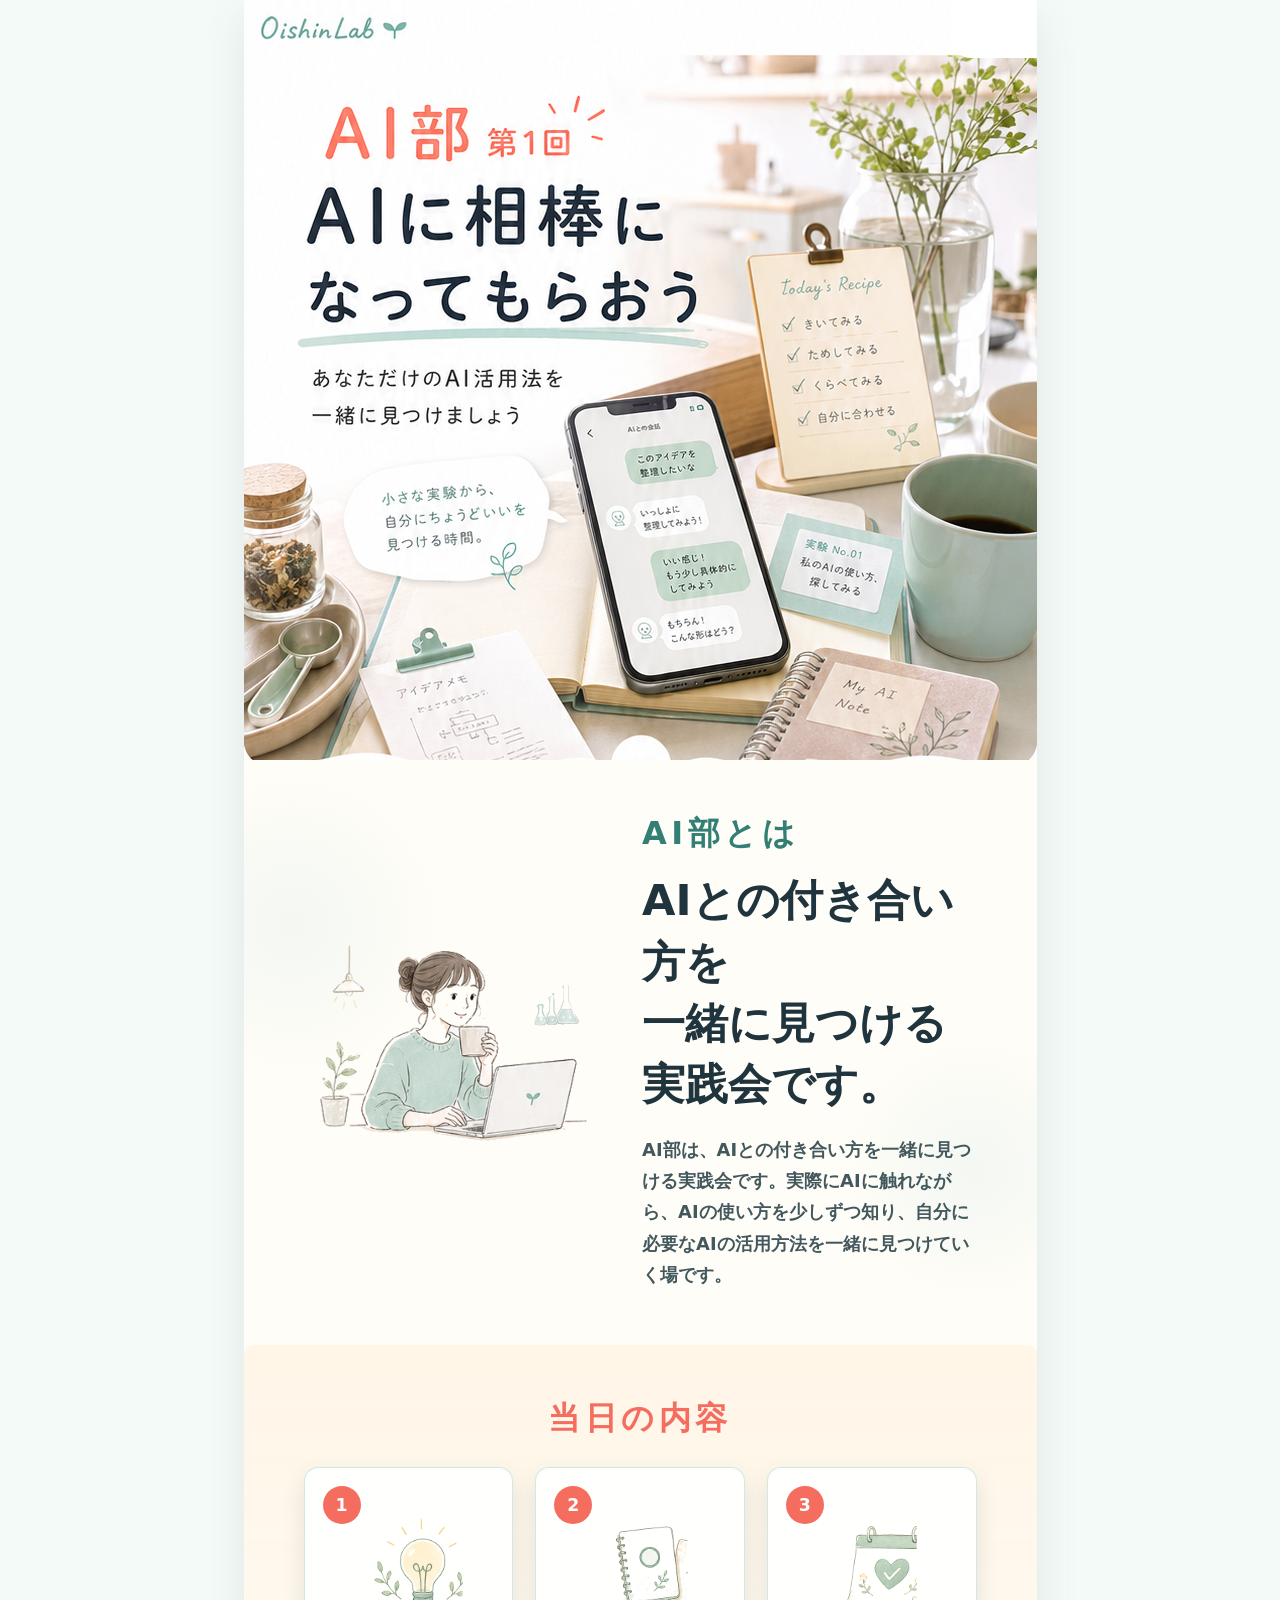
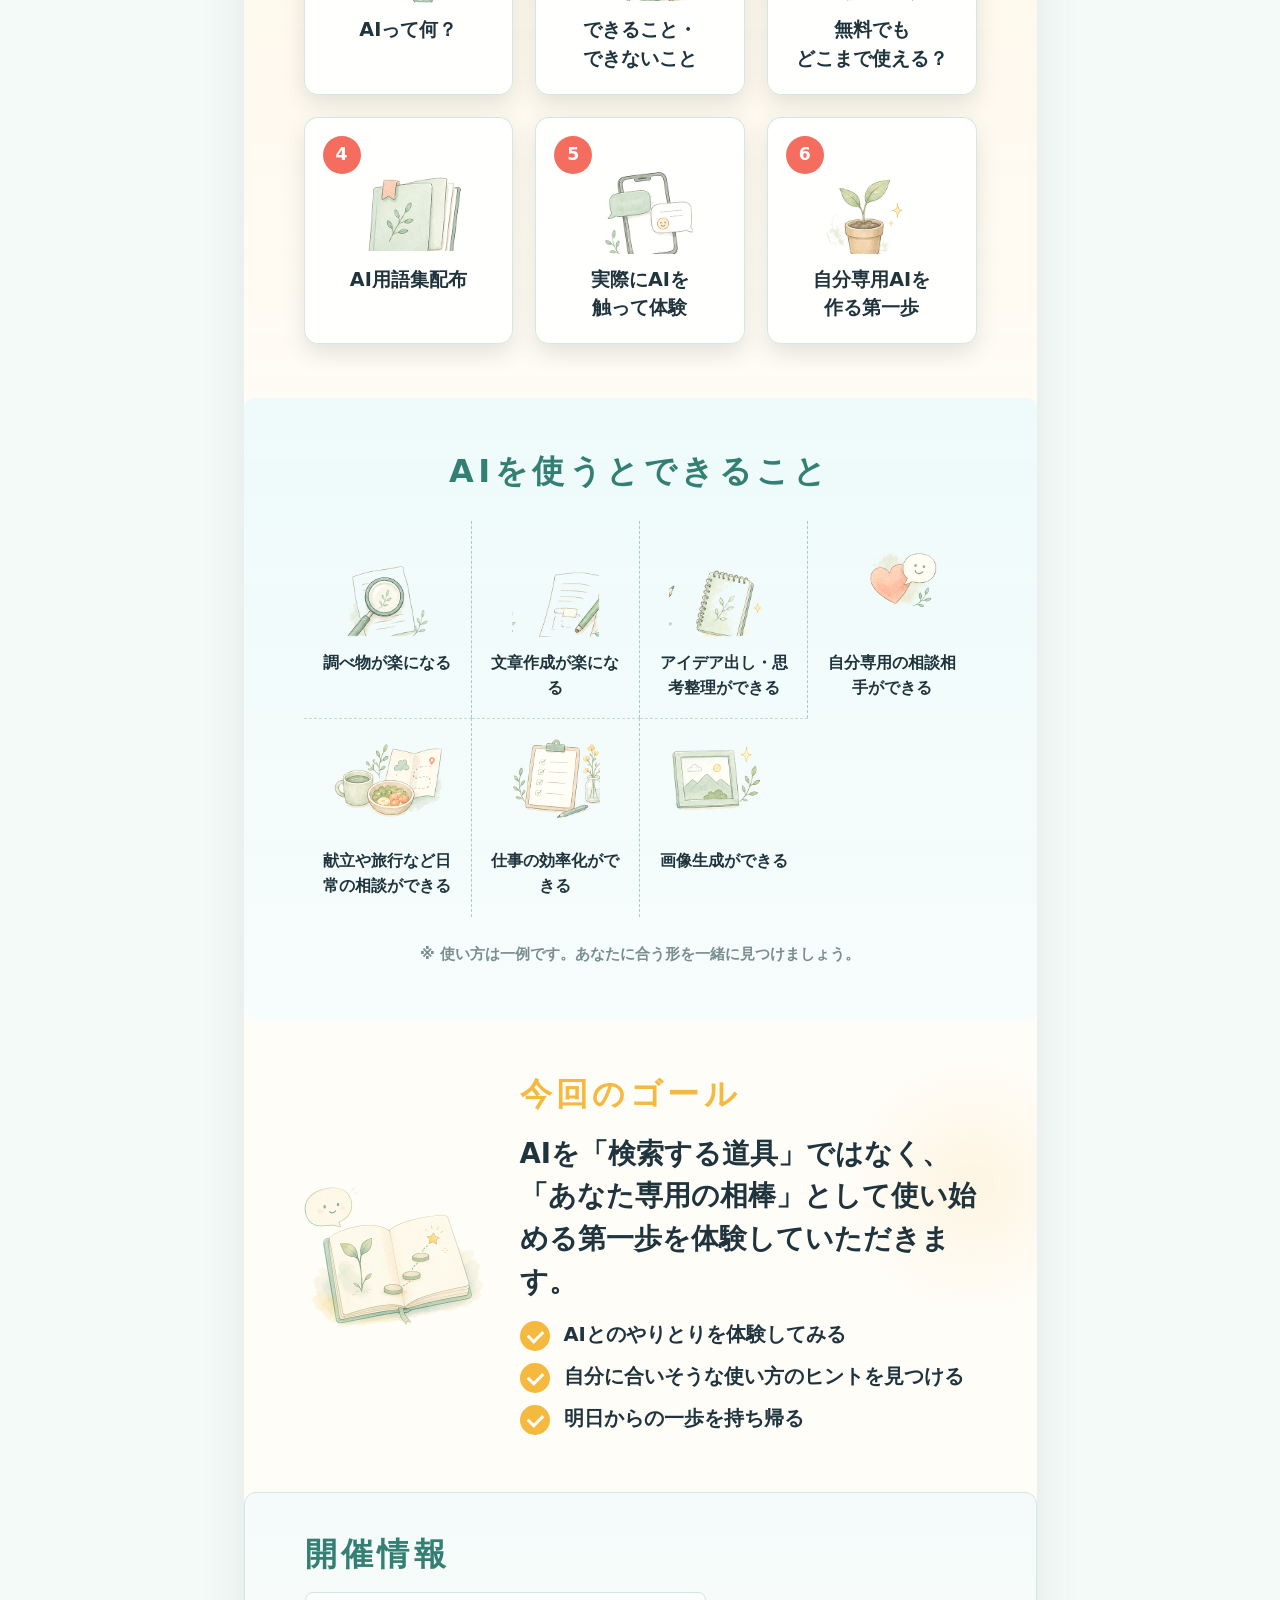
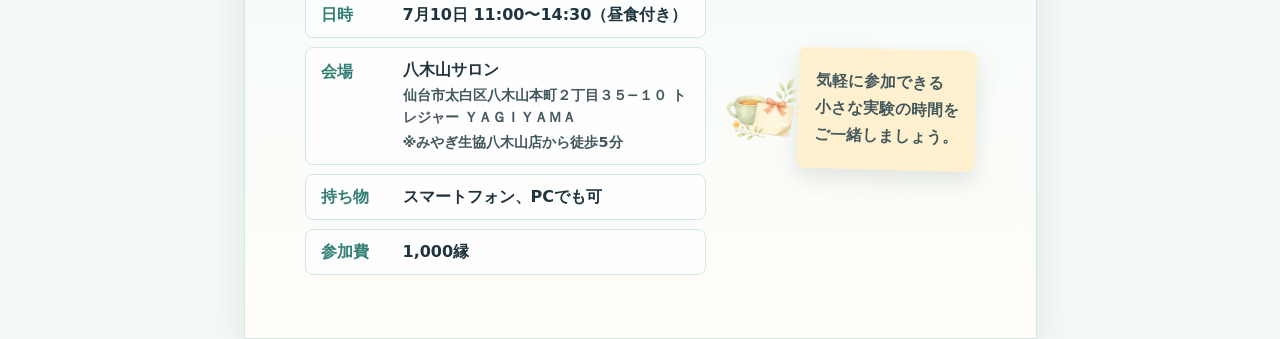
<file: ai-bu-lp/index.html>
<!doctype html>
<html lang="ja">
  <head>
    <meta charset="utf-8">
    <meta name="viewport" content="width=device-width, initial-scale=1">
    <title>AI部 第1回 | AIに相棒になってもらおう</title>
    <meta name="description" content="AI部 第1回「AIに相棒になってもらおう」の案内ページです。AIとの付き合い方を一緒に見つける実践会です。">
    <link rel="stylesheet" href="./styles.css?v=dedupe-illustrations-20260704">
  </head>
  <body>
    <main class="lp" aria-label="AI部 第1回 LP">
      <section class="hero" aria-labelledby="hero-title">
        <img src="./assets/e-plan-hero.png" alt="">
        <div class="hero-text sr-only">
          <p>AI部 第1回</p>
          <h1 id="hero-title">AIに相棒になってもらおう</h1>
          <p>あなただけのAI活用法を一緒に見つけましょう</p>
        </div>
      </section>

      <section class="about section" aria-labelledby="about-title">
        <div class="about-illust" aria-hidden="true">
          <img src="./assets/illustrations-clean/about-illustration.png" alt="">
        </div>
        <div class="about-copy">
          <p class="section-label green" id="about-title">AI部とは</p>
          <h2>AIとの付き合い方を<br>一緒に見つける<br>実践会です。</h2>
          <p>
            AI部は、AIとの付き合い方を一緒に見つける実践会です。実際にAIに触れながら、AIの使い方を少しずつ知り、自分に必要なAIの活用方法を一緒に見つけていく場です。
          </p>
        </div>
      </section>

      <section class="program section warm-band" aria-labelledby="program-title">
        <p class="section-label coral center" id="program-title">当日の内容</p>
        <div class="program-grid">
          <article class="program-card">
            <span class="number">1</span>
            <img src="./assets/illustrations-clean/program-ai-what.png" alt="">
            <h3>AIって何？</h3>
          </article>
          <article class="program-card">
            <span class="number">2</span>
            <img src="./assets/illustrations-clean/program-can-cannot.png" alt="">
            <h3>できること・<br>できないこと</h3>
          </article>
          <article class="program-card">
            <span class="number">3</span>
            <img src="./assets/illustrations-clean/program-free.png" alt="">
            <h3>無料でも<br>どこまで使える？</h3>
          </article>
          <article class="program-card">
            <span class="number">4</span>
            <img src="./assets/illustrations-clean/program-glossary.png" alt="">
            <h3>AI用語集配布</h3>
          </article>
          <article class="program-card">
            <span class="number">5</span>
            <img src="./assets/illustrations-clean/program-touch.png" alt="">
            <h3>実際にAIを<br>触って体験</h3>
          </article>
          <article class="program-card">
            <span class="number">6</span>
            <img src="./assets/illustrations-clean/program-personal.png" alt="">
            <h3>自分専用AIを<br>作る第一歩</h3>
          </article>
        </div>
      </section>

      <section class="can-do section cool-band" aria-labelledby="can-do-title">
        <p class="section-label green center" id="can-do-title">AIを使うとできること</p>
        <div class="can-do-grid">
          <article>
            <img src="./assets/illustrations-clean/cando-search.png" alt="">
            <p>調べ物が楽になる</p>
          </article>
          <article>
            <img src="./assets/illustrations-clean/cando-writing.png" alt="">
            <p>文章作成が楽になる</p>
          </article>
          <article>
            <img src="./assets/illustrations-clean/cando-ideas.png" alt="">
            <p>アイデア出し・思考整理ができる</p>
          </article>
          <article>
            <img src="./assets/illustrations-clean/cando-companion.png" alt="">
            <p>自分専用の相談相手ができる</p>
          </article>
          <article>
            <img src="./assets/illustrations-clean/cando-daily.png" alt="">
            <p>献立や旅行など日常の相談ができる</p>
          </article>
          <article>
            <img src="./assets/illustrations-clean/cando-work.png" alt="">
            <p>仕事の効率化ができる</p>
          </article>
          <article>
            <img src="./assets/illustrations-clean/cando-image.png" alt="">
            <p>画像生成ができる</p>
          </article>
        </div>
        <p class="note">※ 使い方は一例です。あなたに合う形を一緒に見つけましょう。</p>
      </section>

      <section class="goal section" aria-labelledby="goal-title">
        <div class="goal-illust" aria-hidden="true">
          <img src="./assets/illustrations-clean/goal-first-step.png" alt="">
        </div>
        <div class="goal-copy">
          <p class="section-label yellow" id="goal-title">今回のゴール</p>
          <p class="goal-lead">AIを「検索する道具」ではなく、「あなた専用の相棒」として使い始める第一歩を体験していただきます。</p>
          <ul>
            <li>AIとのやりとりを体験してみる</li>
            <li>自分に合いそうな使い方のヒントを見つける</li>
            <li>明日からの一歩を持ち帰る</li>
          </ul>
        </div>
      </section>

      <section class="event section" aria-labelledby="event-title">
        <div class="event-copy">
          <p class="section-label green" id="event-title">開催情報</p>
          <dl>
            <div><dt>日時</dt><dd>7月10日 11:00〜14:30（昼食付き）</dd></div>
            <div class="venue-row">
              <dt>会場</dt>
              <dd>
                八木山サロン
                <span>仙台市太白区八木山本町２丁目３５−１０ トレジャー ＹＡＧＩＹＡＭＡ</span>
                <span>※みやぎ生協八木山店から徒歩5分</span>
              </dd>
            </div>
            <div><dt>持ち物</dt><dd>スマートフォン、PCでも可</dd></div>
            <div><dt>参加費</dt><dd>1,000縁</dd></div>
          </dl>
        </div>
        <div class="event-note" aria-hidden="true">
          <img src="./assets/illustrations-clean/event-invitation.png" alt="">
          <p><span>気軽に参加できる</span><span>小さな実験の時間を</span><span>ご一緒しましょう。</span></p>
        </div>
      </section>
    </main>
  </body>
</html>
</file>
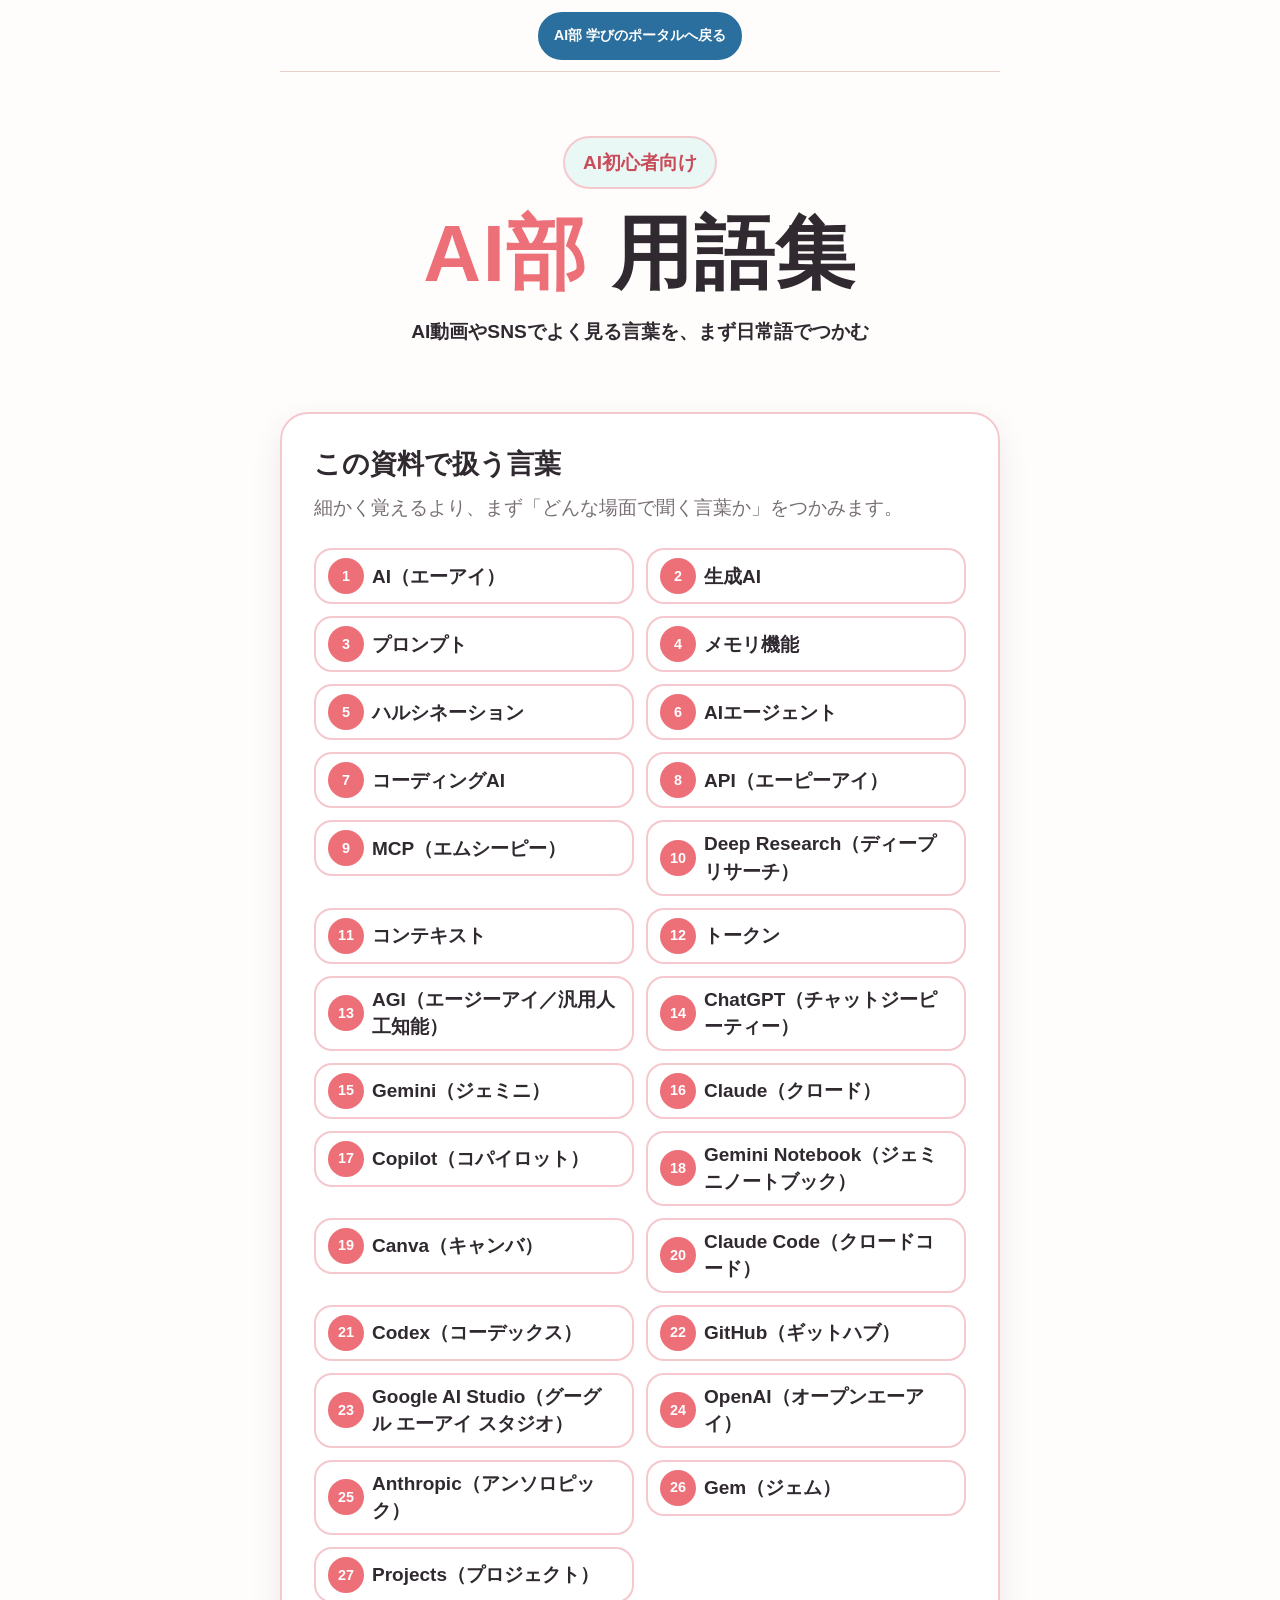
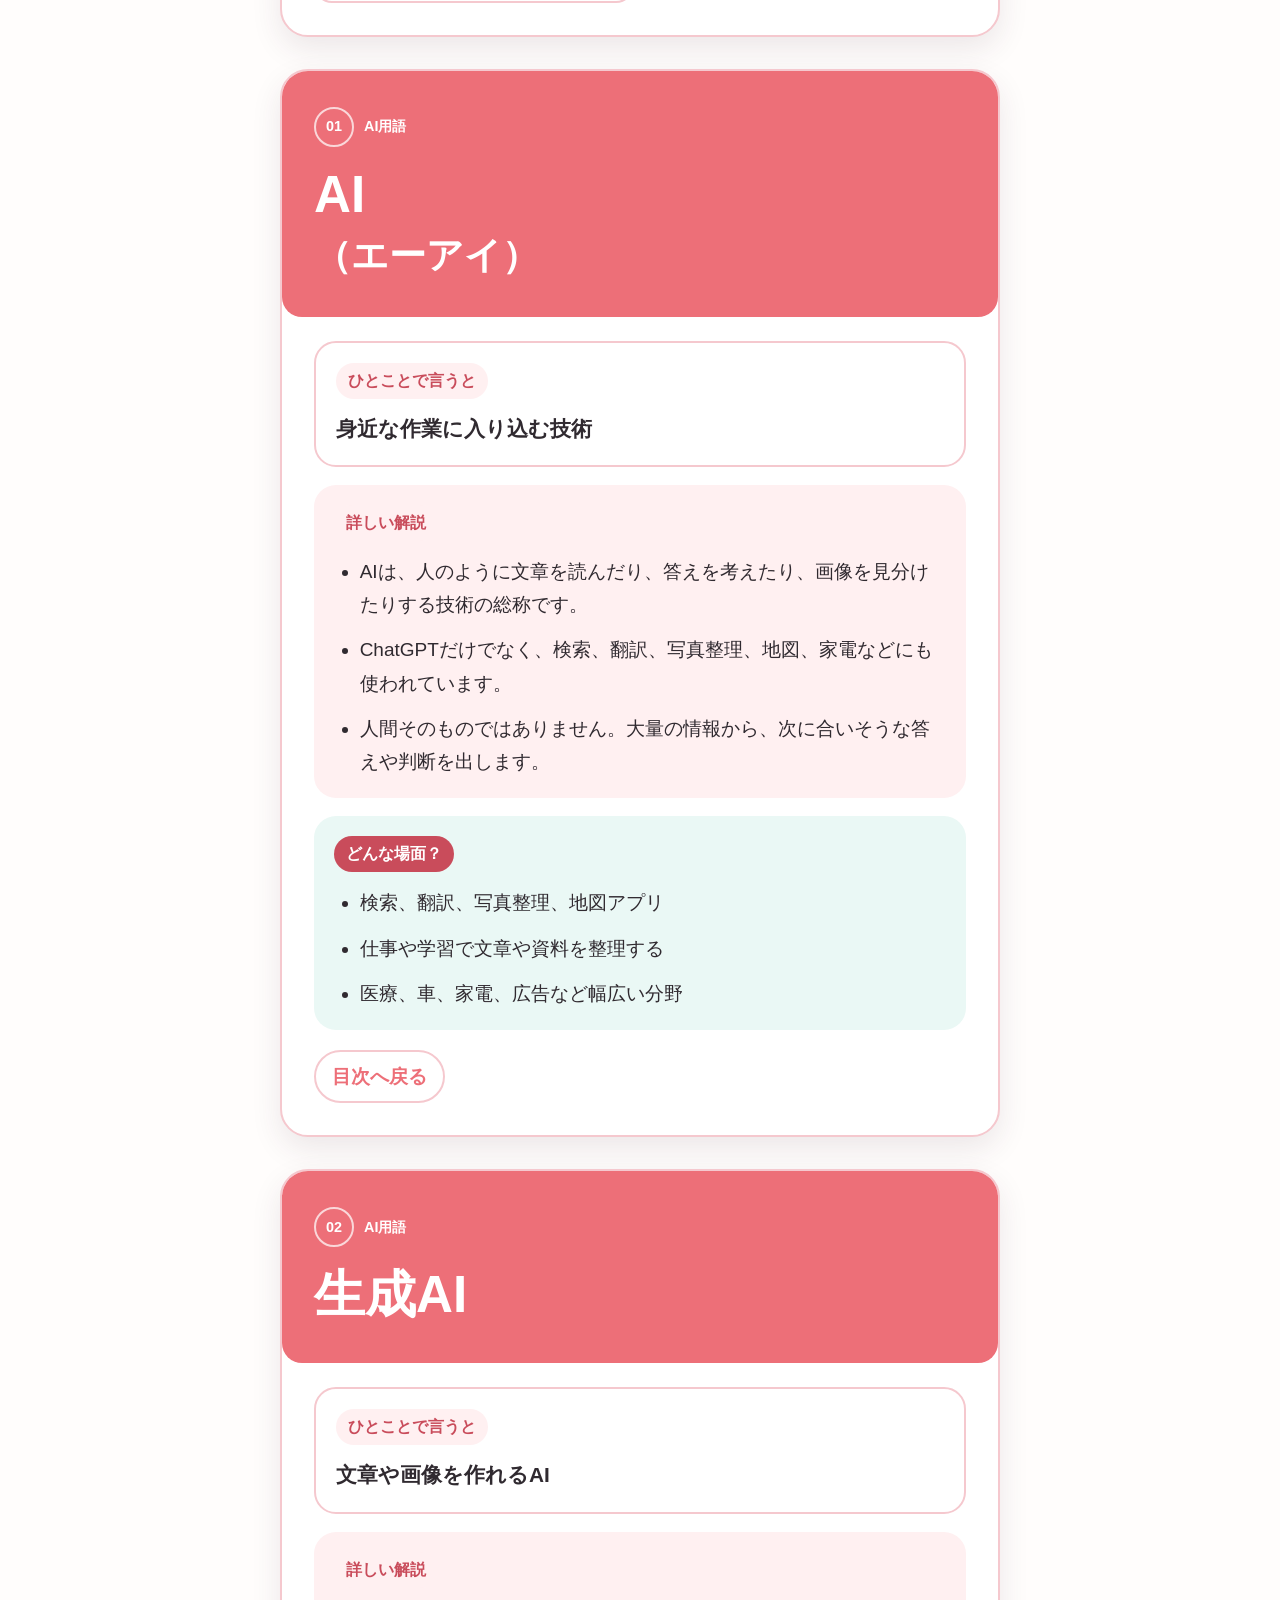
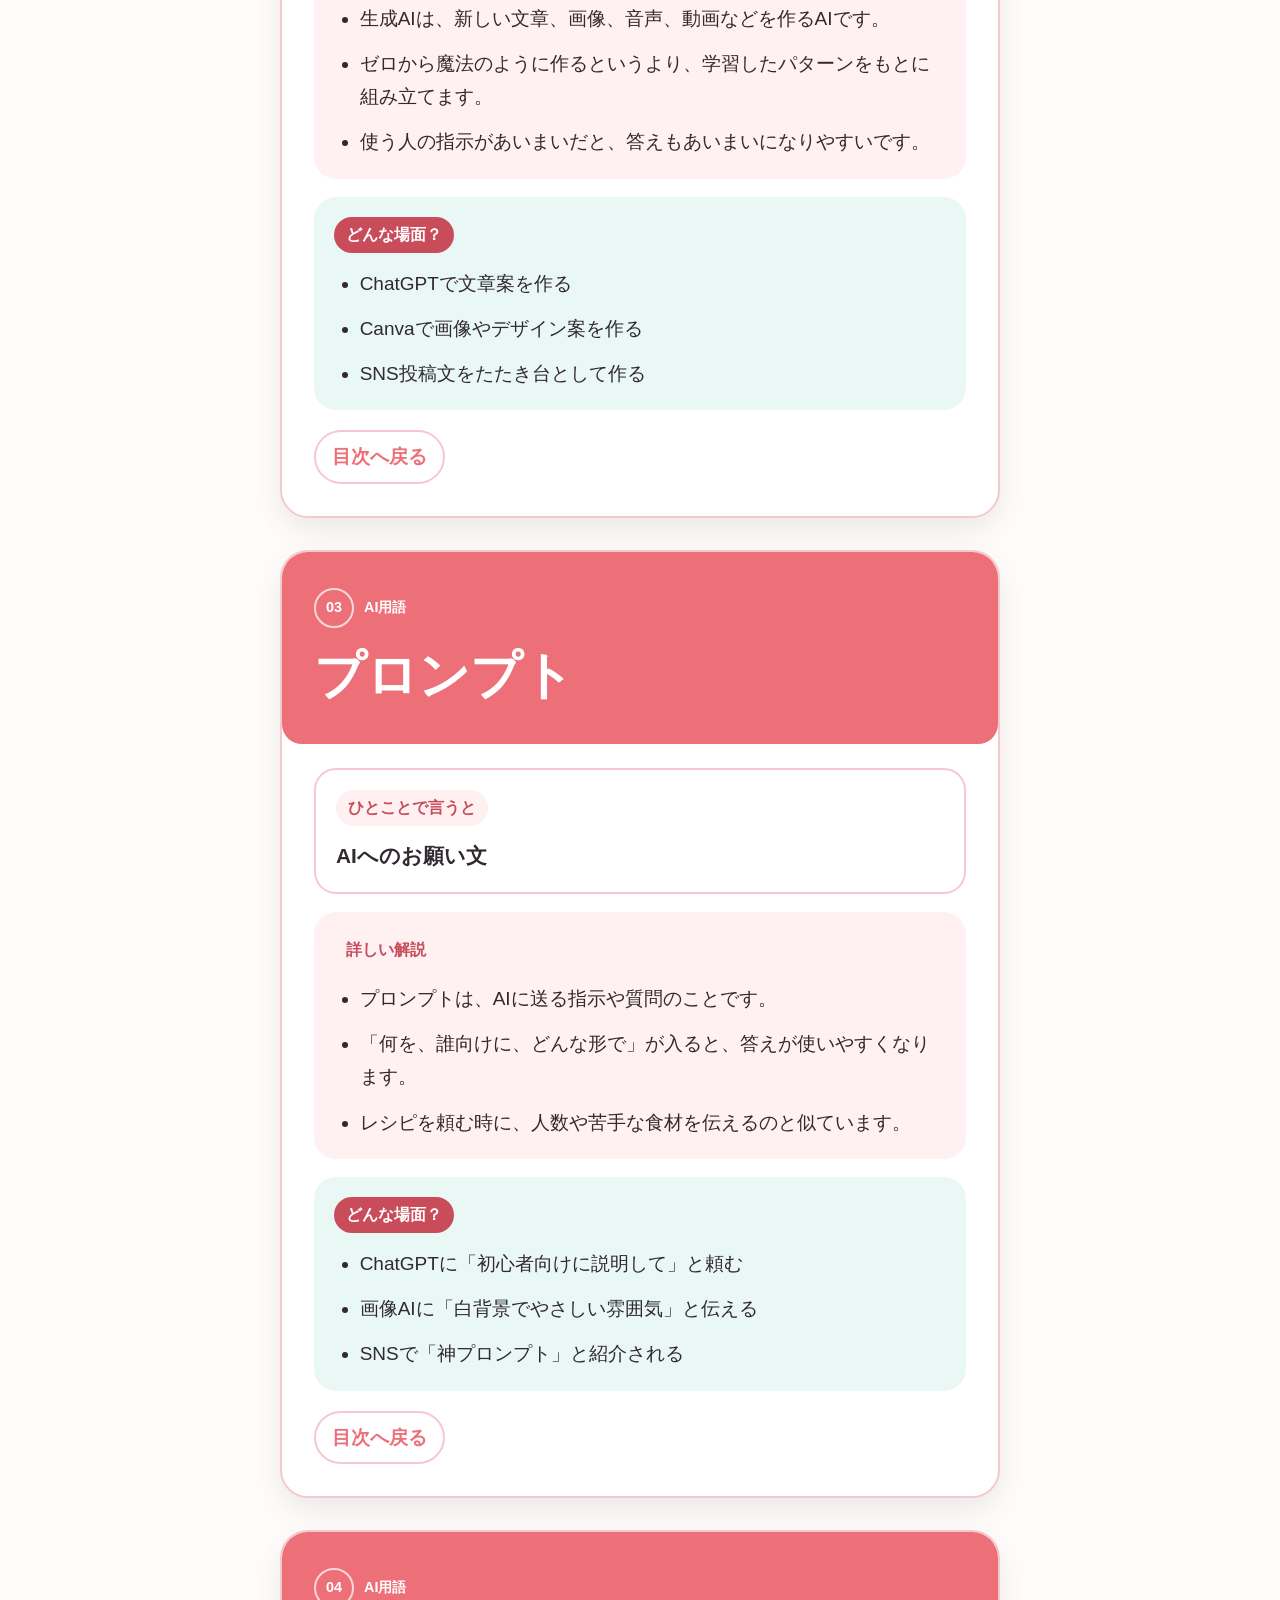
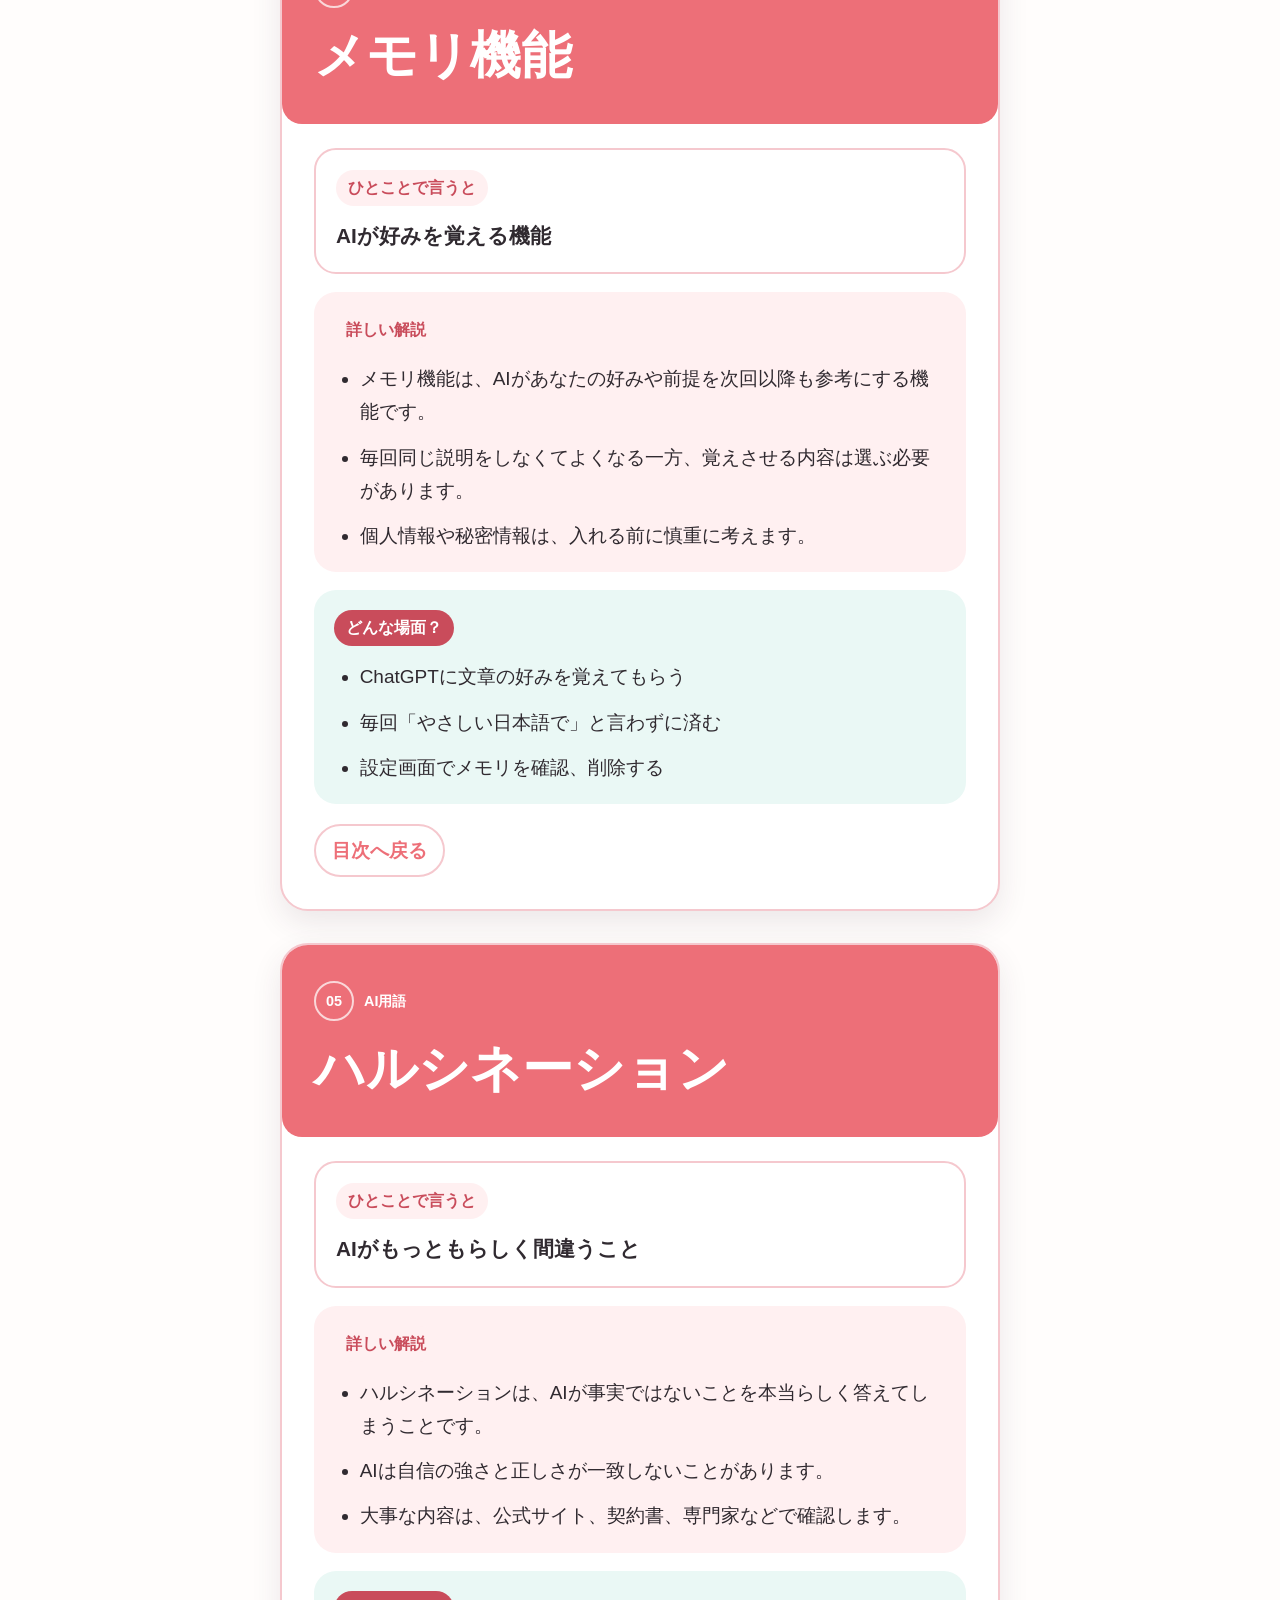
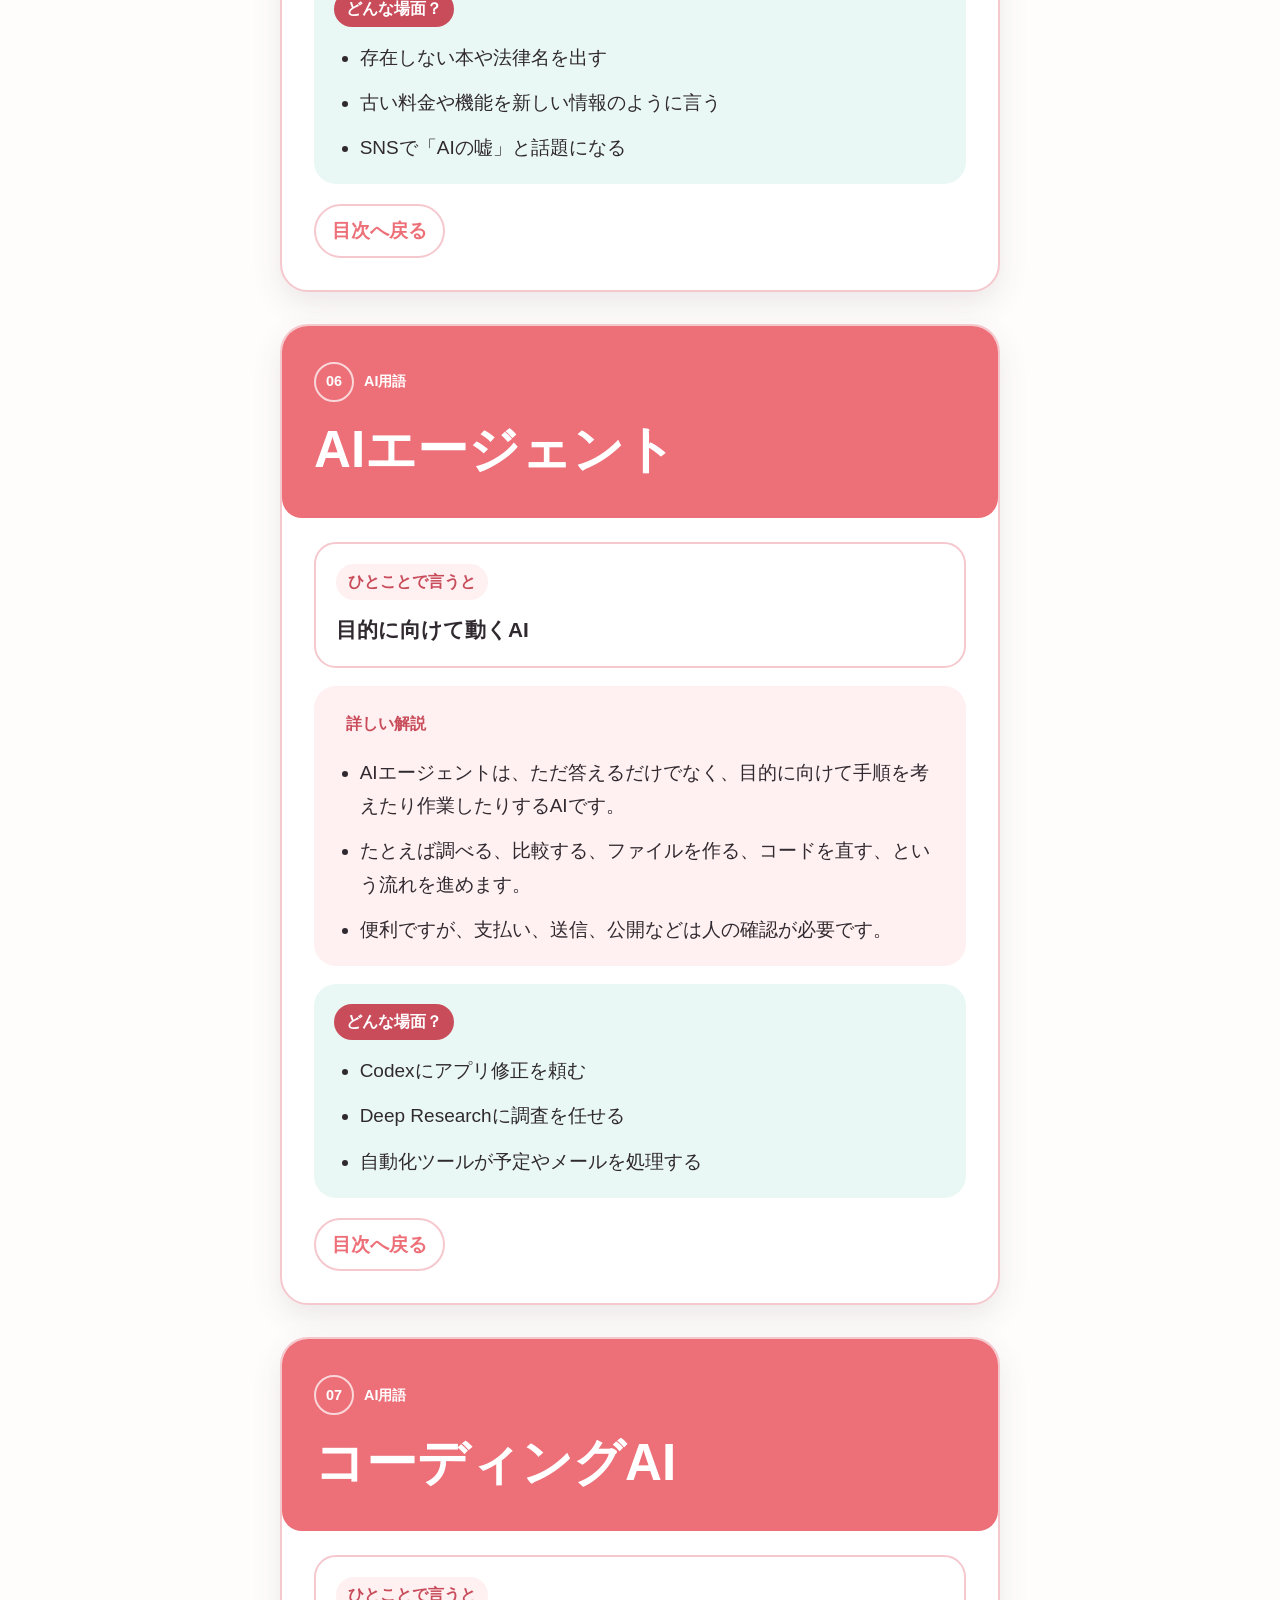
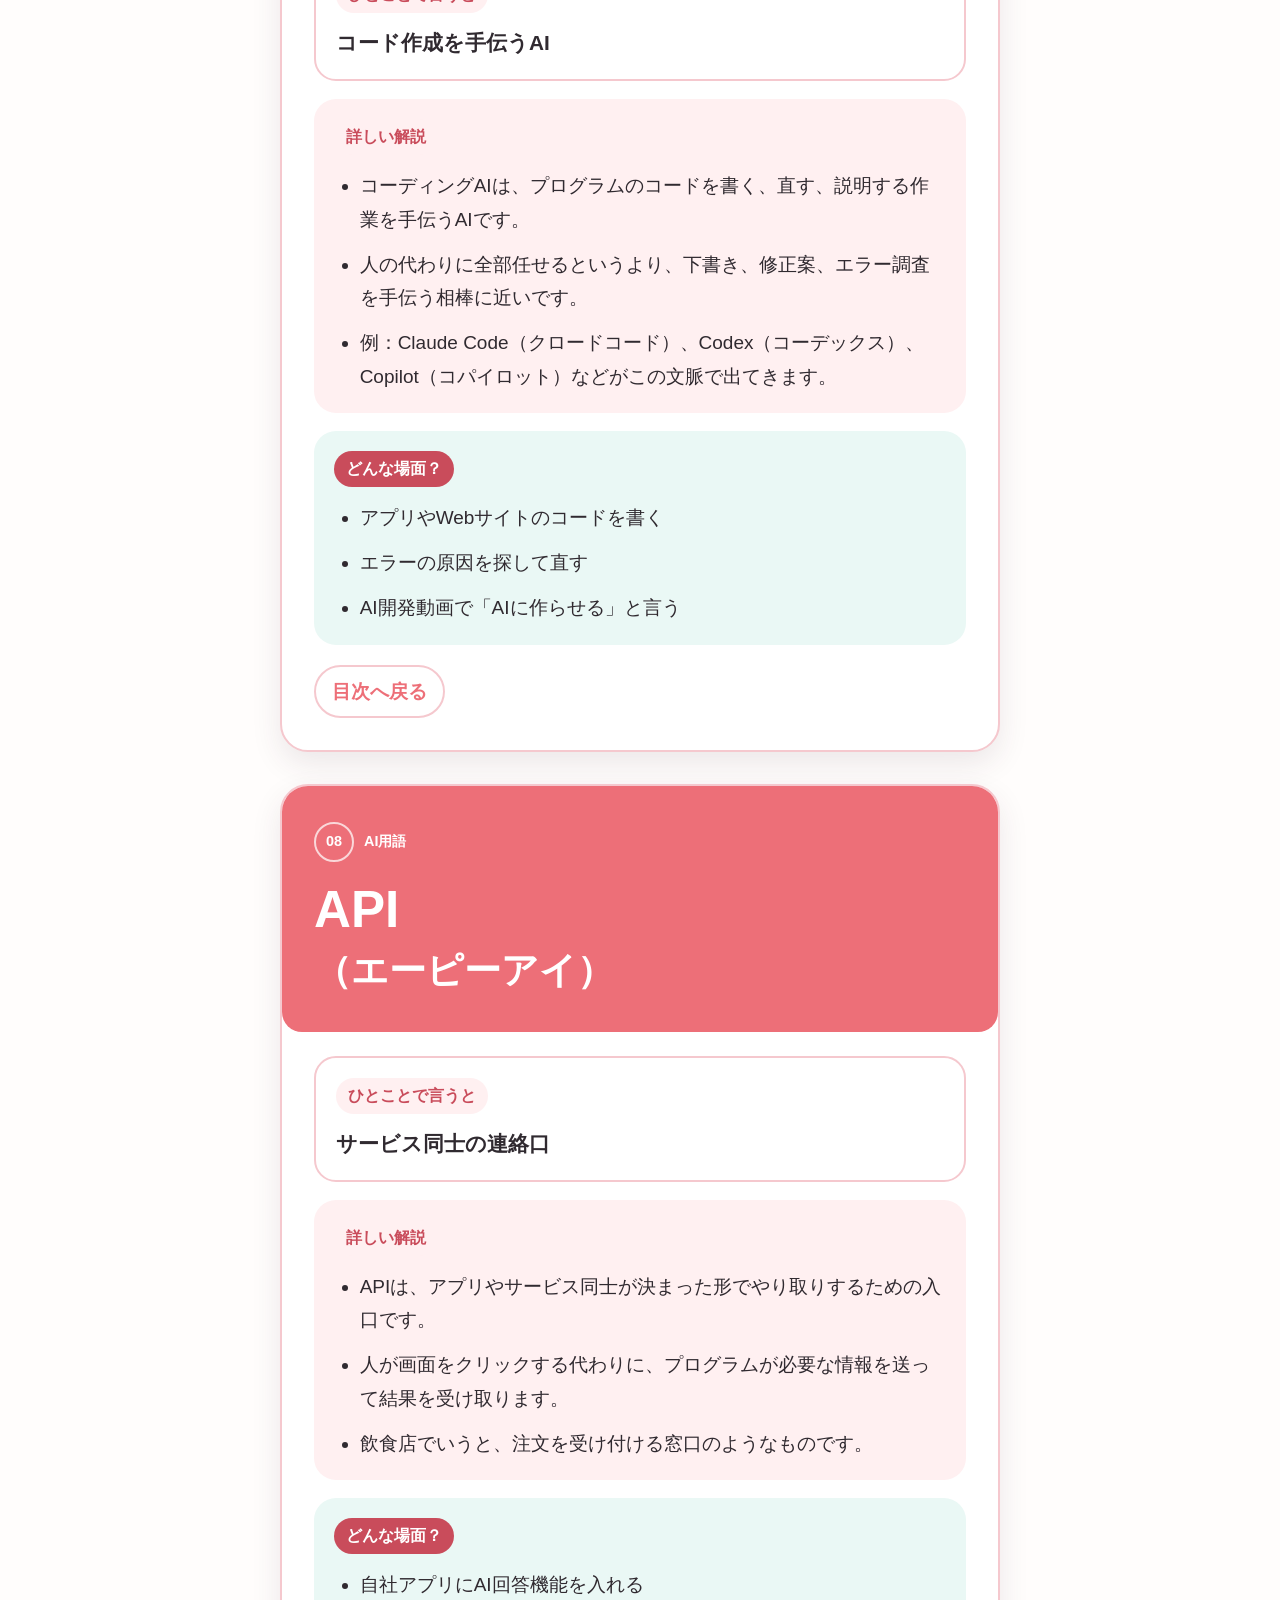
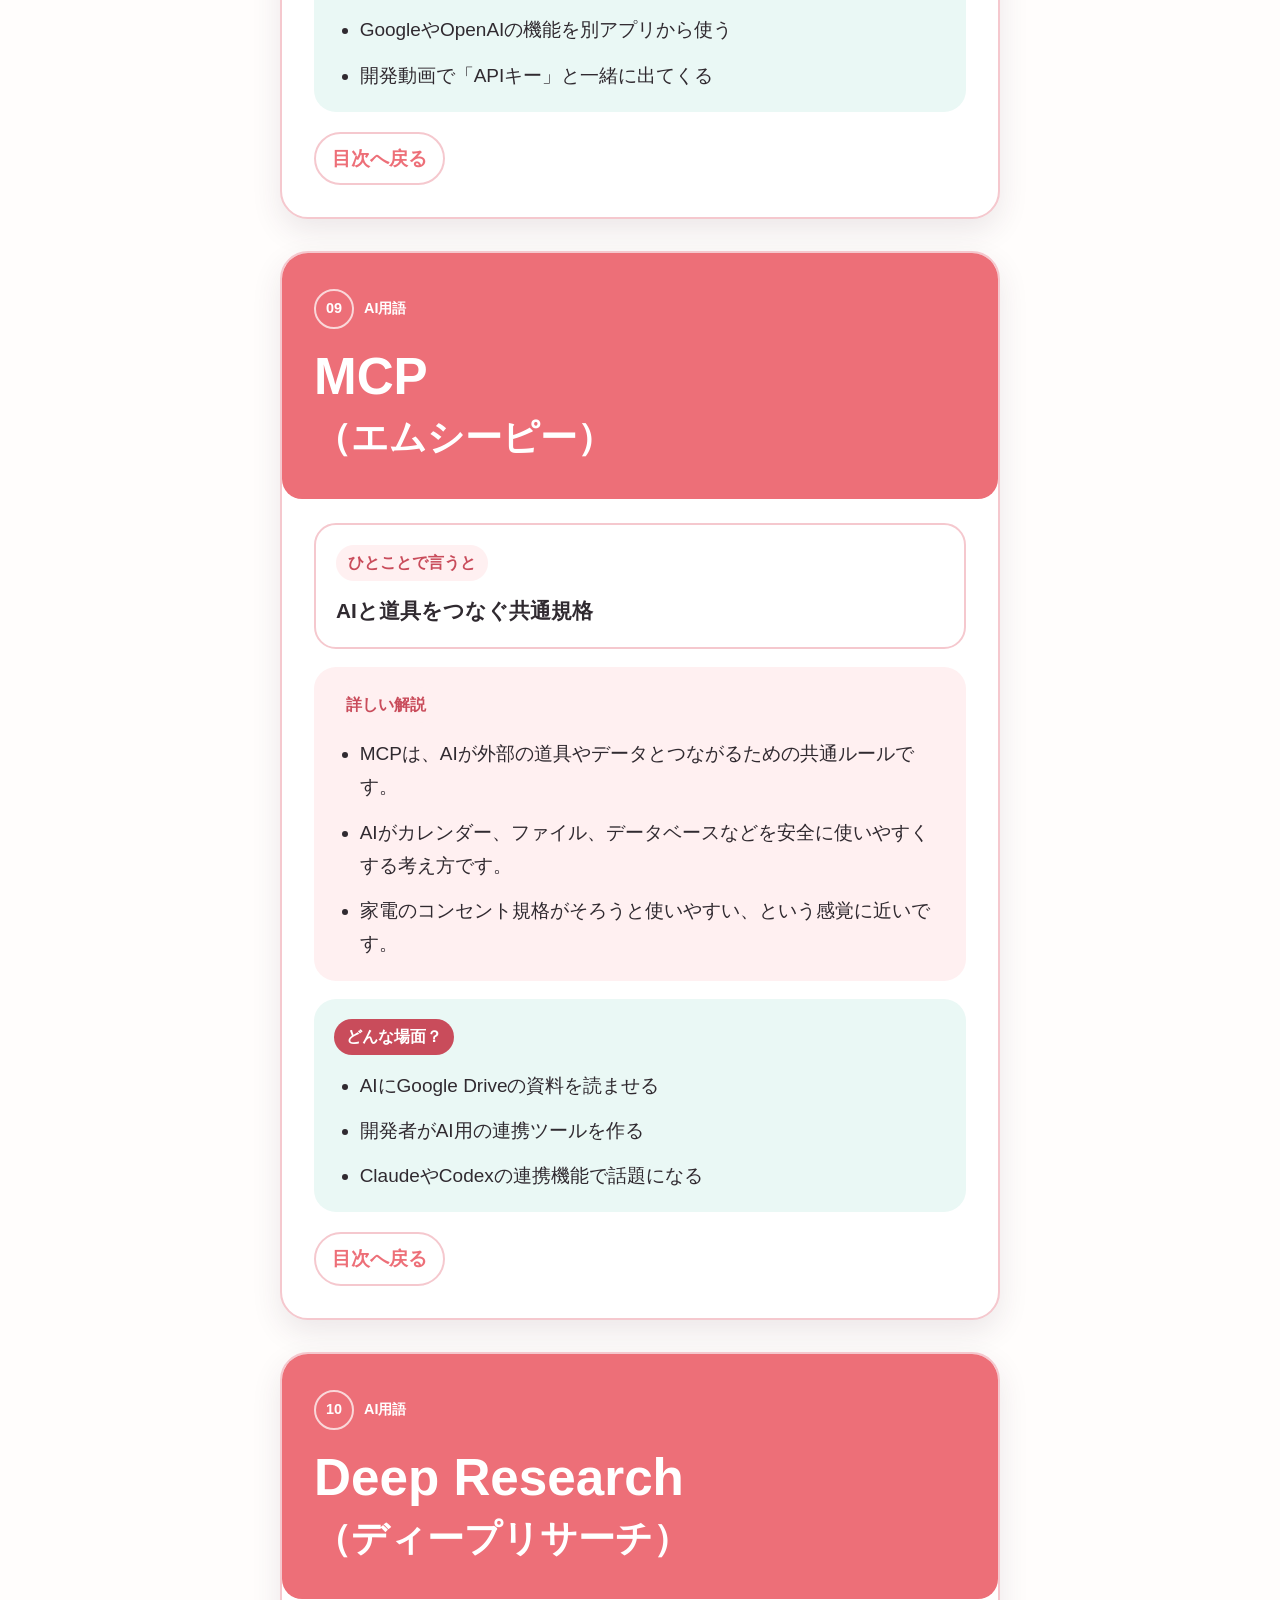
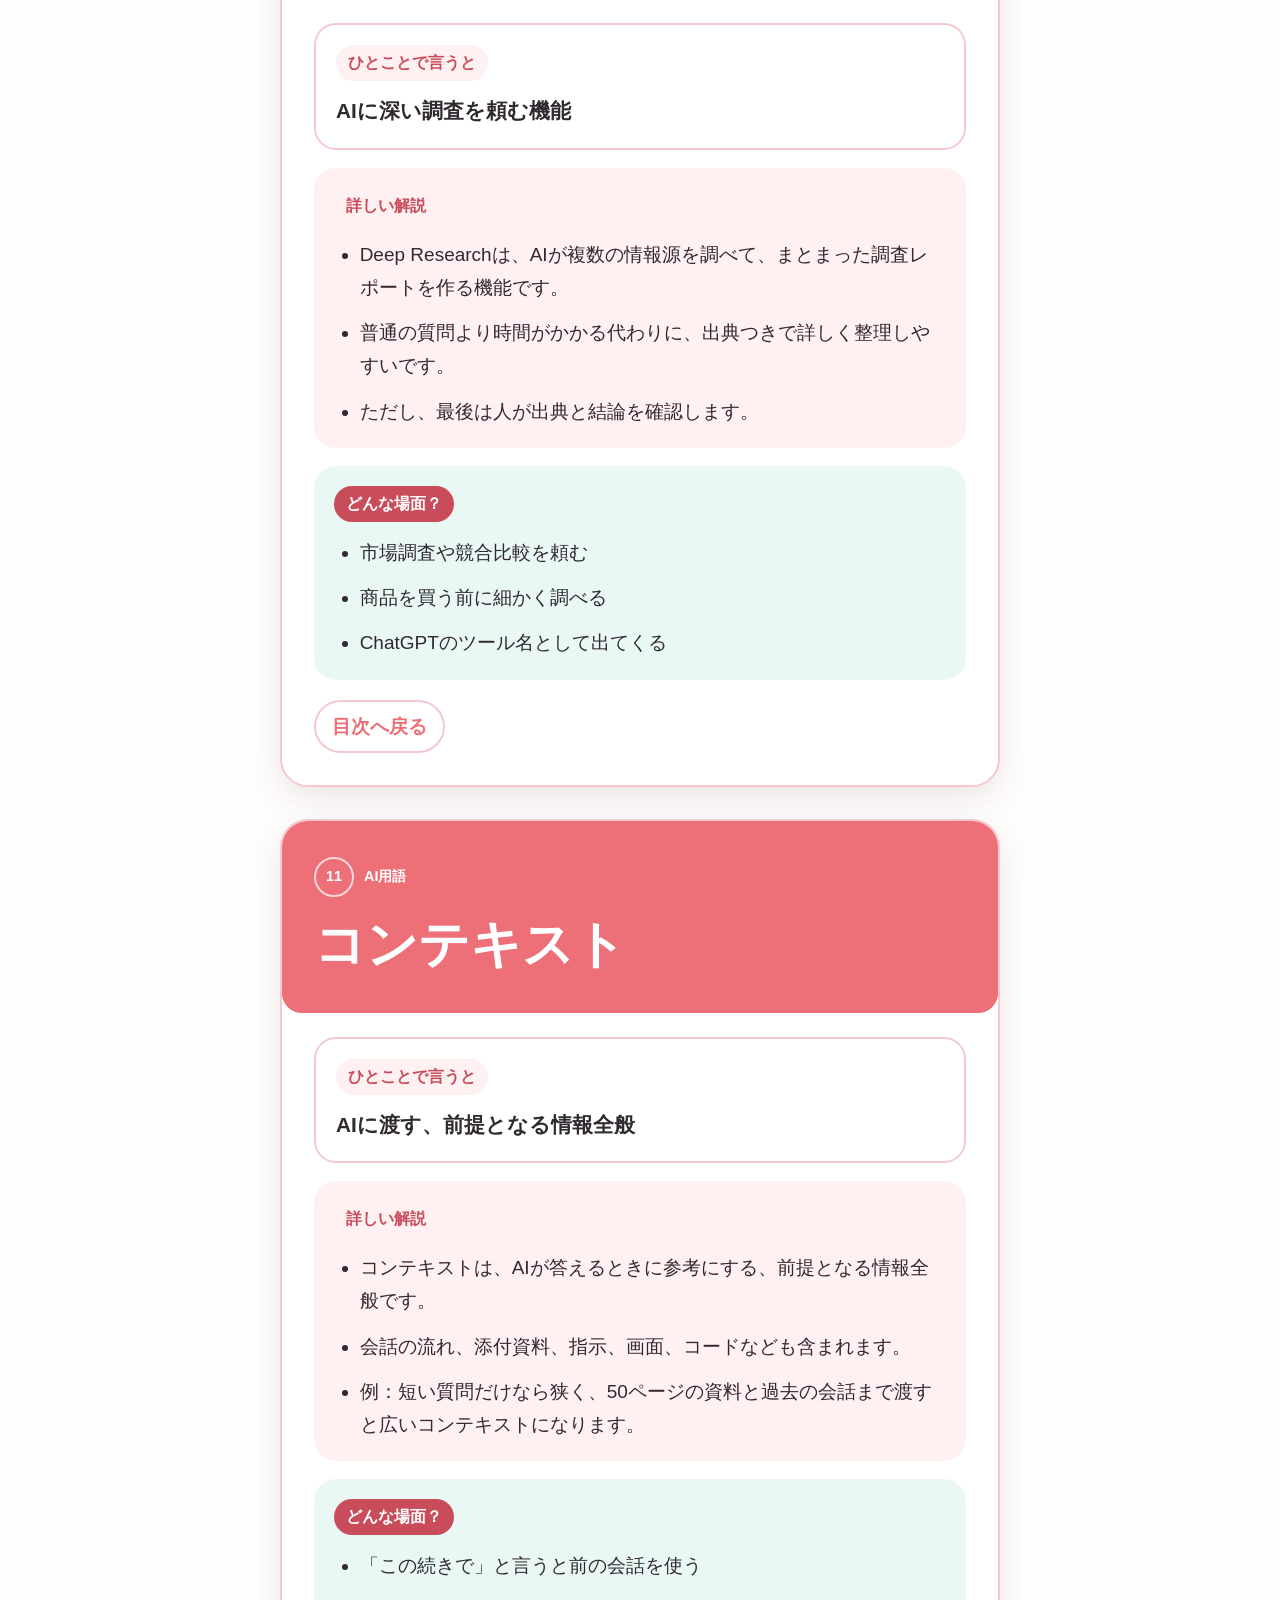
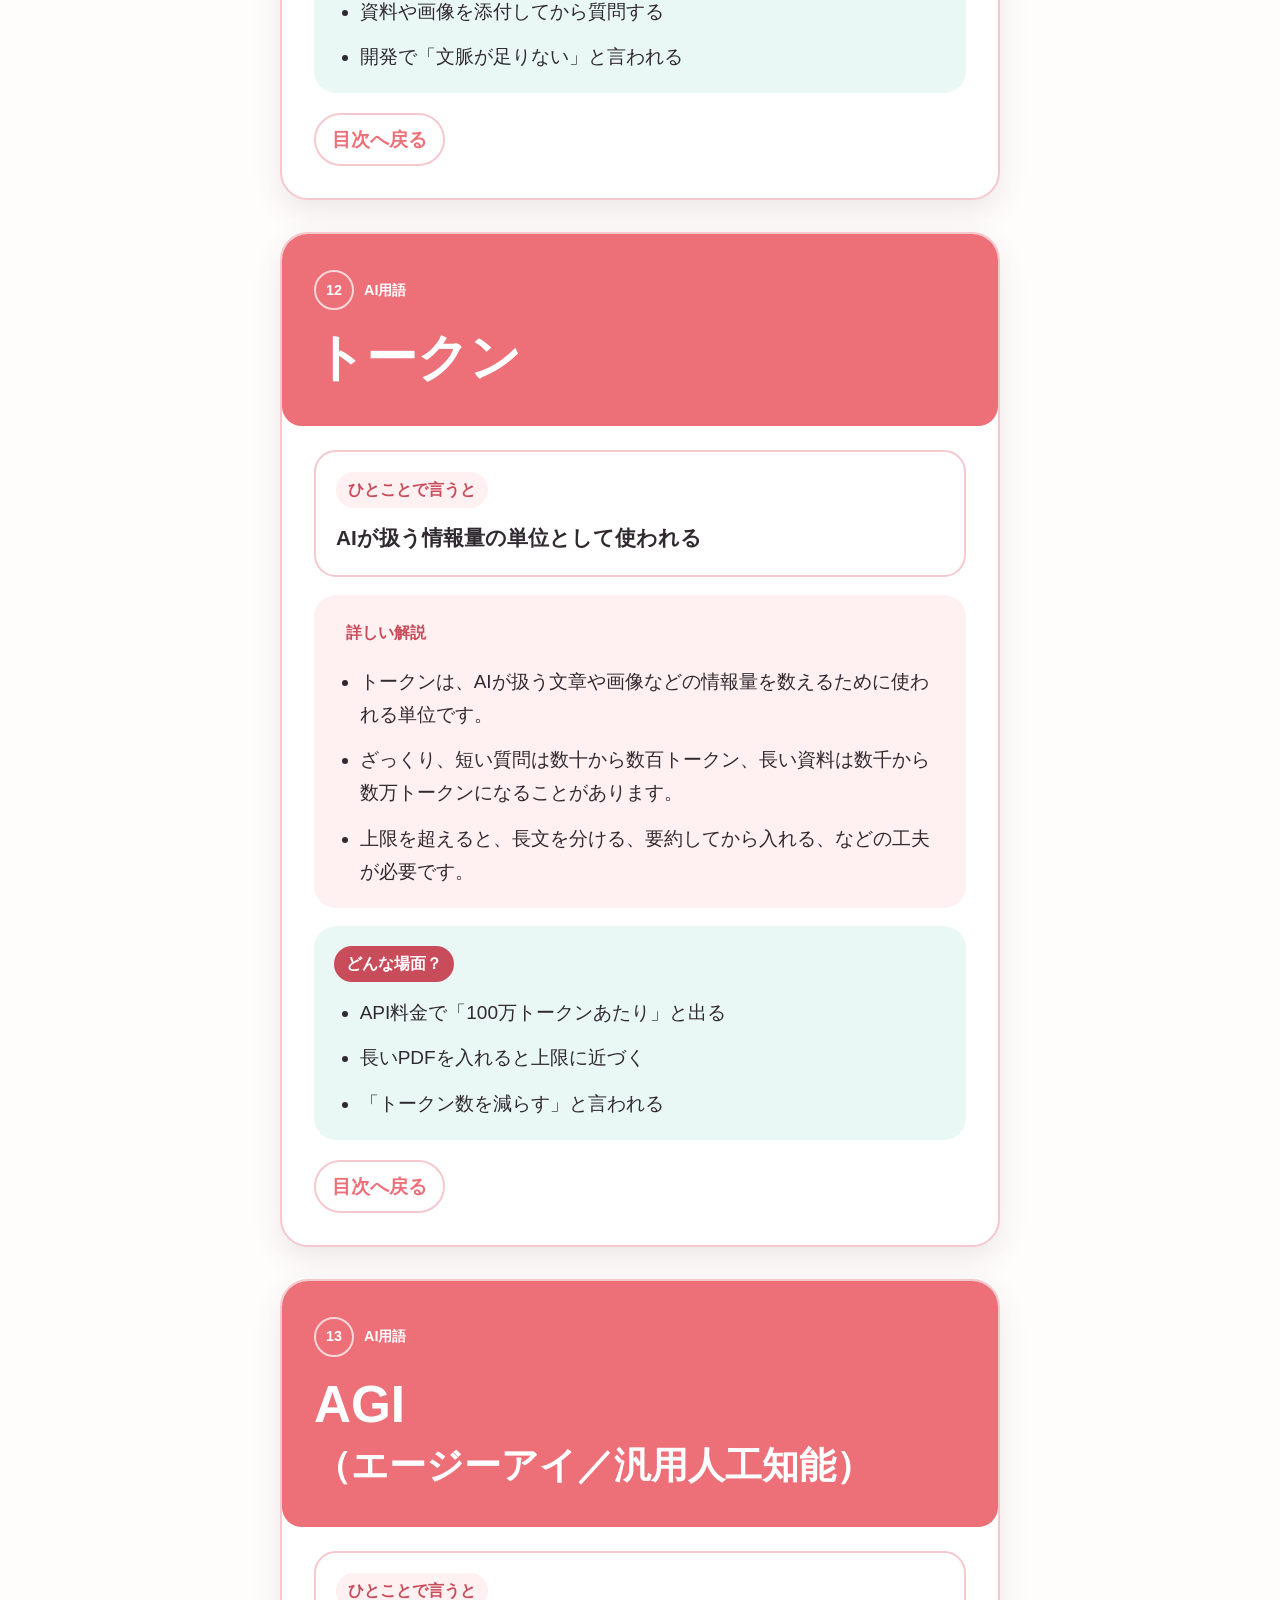
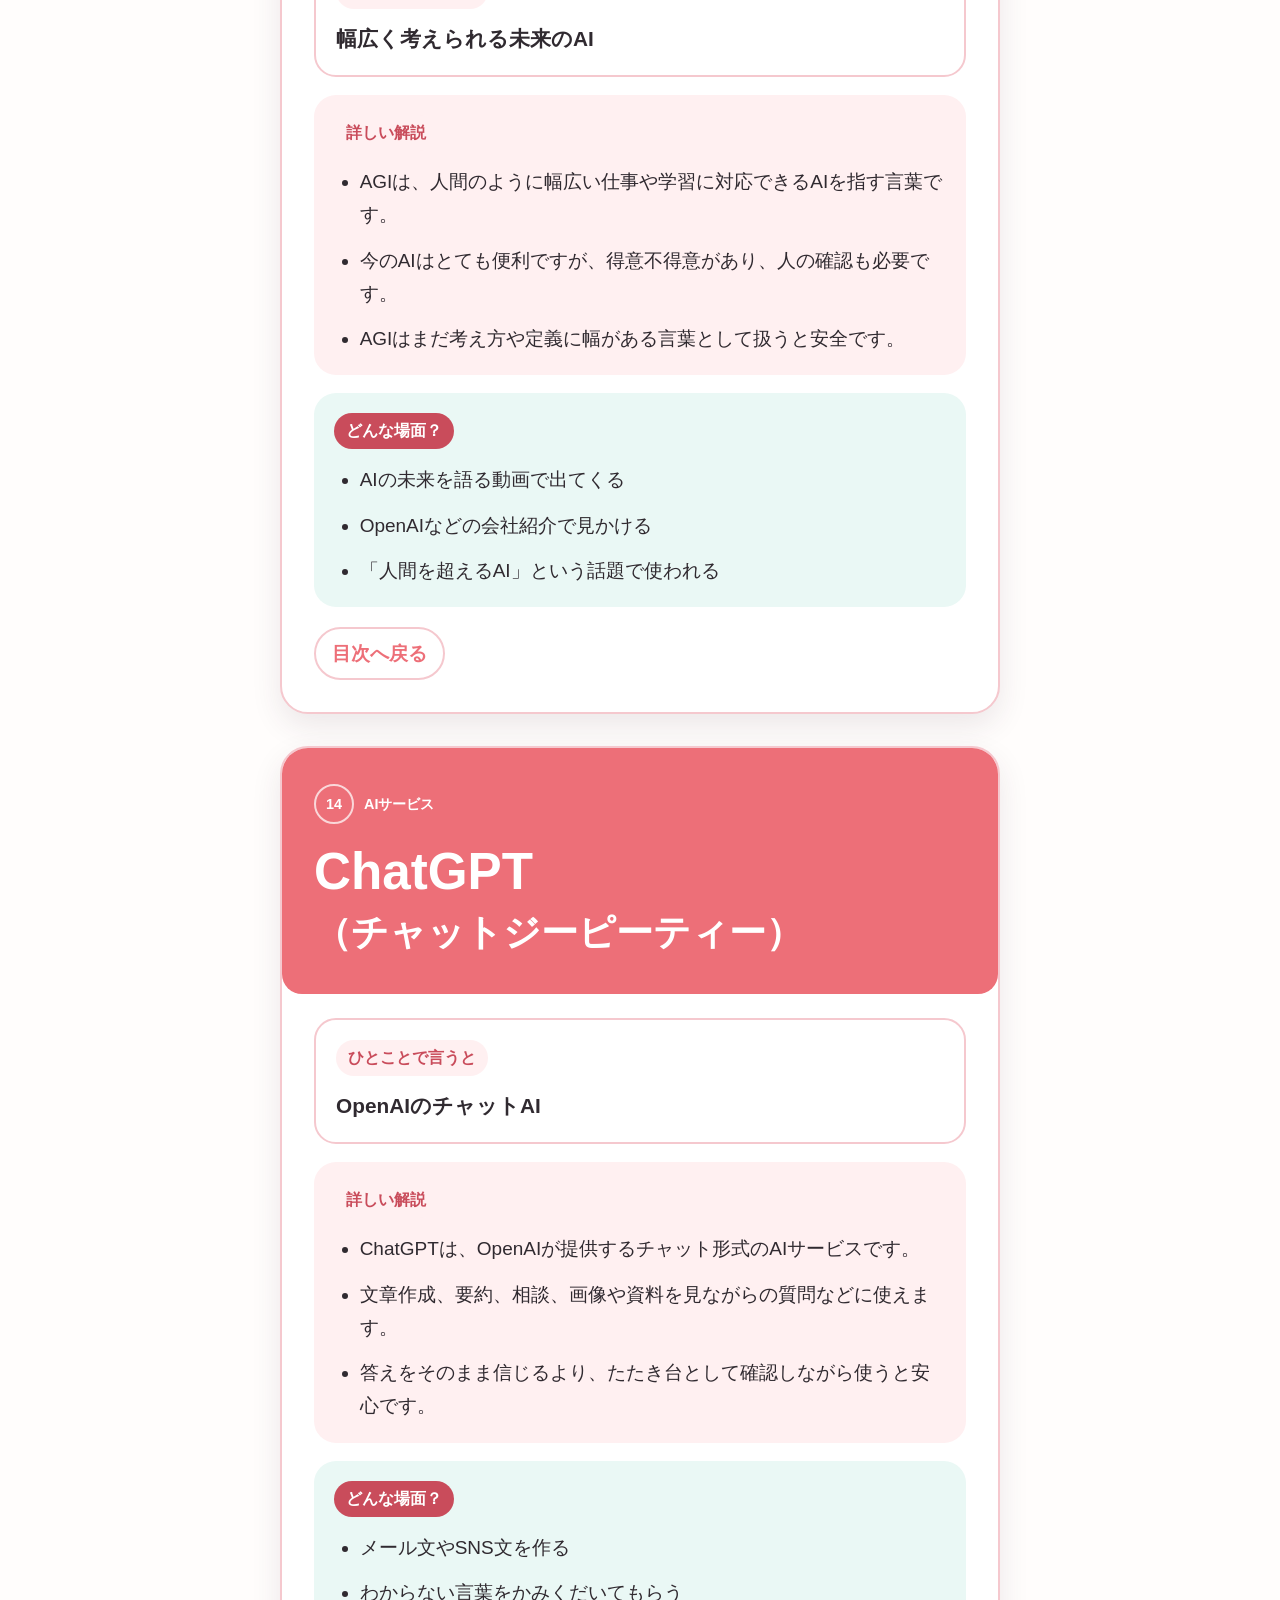
<file: glossary/index.html>
<!doctype html>
<html lang="ja">
<head>
  <meta charset="utf-8">
  <meta name="viewport" content="width=device-width, initial-scale=1">
  <meta name="description" content="AI部 用語集">
  <title>AI部 用語集</title>
  <link rel="stylesheet" href="styles.css">
</head>
<body>
  <a class="skip-link" href="#main">本文へ移動</a>
  <header class="site-header portal-header">
    <a class="portal-return" href="../portal/">AI部 学びのポータルへ戻る</a>
  </header>
  <header class="hero" id="top">
    <p class="eyebrow">AI初心者向け</p>
    <h1><span>AI部</span> 用語集</h1>
    <p class="hero__lead">AI動画やSNSでよく見る言葉を、まず日常語でつかむ</p>
  </header>
  <main id="main">
    <nav class="contents" aria-labelledby="contents-title">
      <h2 id="contents-title">この資料で扱う言葉</h2>
      <p>細かく覚えるより、まず「どんな場面で聞く言葉か」をつかみます。</p>
      <ol><li><a href="#term-01"><span>1</span>AI（エーアイ）</a></li><li><a href="#term-02"><span>2</span>生成AI</a></li><li><a href="#term-03"><span>3</span>プロンプト</a></li><li><a href="#term-04"><span>4</span>メモリ機能</a></li><li><a href="#term-05"><span>5</span>ハルシネーション</a></li><li><a href="#term-06"><span>6</span>AIエージェント</a></li><li><a href="#term-07"><span>7</span>コーディングAI</a></li><li><a href="#term-08"><span>8</span>API（エーピーアイ）</a></li><li><a href="#term-09"><span>9</span>MCP（エムシーピー）</a></li><li><a href="#term-10"><span>10</span>Deep Research（ディープリサーチ）</a></li><li><a href="#term-11"><span>11</span>コンテキスト</a></li><li><a href="#term-12"><span>12</span>トークン</a></li><li><a href="#term-13"><span>13</span>AGI（エージーアイ／汎用人工知能）</a></li><li><a href="#term-14"><span>14</span>ChatGPT（チャットジーピーティー）</a></li><li><a href="#term-15"><span>15</span>Gemini（ジェミニ）</a></li><li><a href="#term-16"><span>16</span>Claude（クロード）</a></li><li><a href="#term-17"><span>17</span>Copilot（コパイロット）</a></li><li><a href="#term-18"><span>18</span>Gemini Notebook（ジェミニノートブック）</a></li><li><a href="#term-19"><span>19</span>Canva（キャンバ）</a></li><li><a href="#term-20"><span>20</span>Claude Code（クロードコード）</a></li><li><a href="#term-21"><span>21</span>Codex（コーデックス）</a></li><li><a href="#term-22"><span>22</span>GitHub（ギットハブ）</a></li><li><a href="#term-23"><span>23</span>Google AI Studio（グーグル エーアイ スタジオ）</a></li><li><a href="#term-24"><span>24</span>OpenAI（オープンエーアイ）</a></li><li><a href="#term-25"><span>25</span>Anthropic（アンソロピック）</a></li><li><a href="#term-26"><span>26</span>Gem（ジェム）</a></li><li><a href="#term-27"><span>27</span>Projects（プロジェクト）</a></li></ol>
    </nav>
    <div class="term-list"><article class="term-card" id="term-01">
  <header class="term-card__header">
    <p class="term-card__meta"><span>01</span>AI用語</p>
    <h2><span class="term-card__name">AI</span><span class="term-card__reading">（エーアイ）</span></h2>
  </header>
  <section class="summary" aria-labelledby="term-01-summary">
    <h3 id="term-01-summary">ひとことで言うと</h3>
    <p>身近な作業に入り込む技術</p>
  </section>
  <section class="detail" aria-labelledby="term-01-detail">
    <h3 id="term-01-detail">詳しい解説</h3>
    <ul><li>AIは、人のように文章を読んだり、答えを考えたり、画像を見分けたりする技術の総称です。</li><li>ChatGPTだけでなく、検索、翻訳、写真整理、地図、家電などにも使われています。</li><li>人間そのものではありません。大量の情報から、次に合いそうな答えや判断を出します。</li></ul>
  </section>
  <section class="scenes" aria-labelledby="term-01-scenes">
    <h3 id="term-01-scenes">どんな場面？</h3>
    <ul><li>検索、翻訳、写真整理、地図アプリ</li><li>仕事や学習で文章や資料を整理する</li><li>医療、車、家電、広告など幅広い分野</li></ul>
  </section>
  <a class="back-to-top" href="#top">目次へ戻る</a>
</article><article class="term-card" id="term-02">
  <header class="term-card__header">
    <p class="term-card__meta"><span>02</span>AI用語</p>
    <h2>生成AI</h2>
  </header>
  <section class="summary" aria-labelledby="term-02-summary">
    <h3 id="term-02-summary">ひとことで言うと</h3>
    <p>文章や画像を作れるAI</p>
  </section>
  <section class="detail" aria-labelledby="term-02-detail">
    <h3 id="term-02-detail">詳しい解説</h3>
    <ul><li>生成AIは、新しい文章、画像、音声、動画などを作るAIです。</li><li>ゼロから魔法のように作るというより、学習したパターンをもとに組み立てます。</li><li>使う人の指示があいまいだと、答えもあいまいになりやすいです。</li></ul>
  </section>
  <section class="scenes" aria-labelledby="term-02-scenes">
    <h3 id="term-02-scenes">どんな場面？</h3>
    <ul><li>ChatGPTで文章案を作る</li><li>Canvaで画像やデザイン案を作る</li><li>SNS投稿文をたたき台として作る</li></ul>
  </section>
  <a class="back-to-top" href="#top">目次へ戻る</a>
</article><article class="term-card" id="term-03">
  <header class="term-card__header">
    <p class="term-card__meta"><span>03</span>AI用語</p>
    <h2>プロンプト</h2>
  </header>
  <section class="summary" aria-labelledby="term-03-summary">
    <h3 id="term-03-summary">ひとことで言うと</h3>
    <p>AIへのお願い文</p>
  </section>
  <section class="detail" aria-labelledby="term-03-detail">
    <h3 id="term-03-detail">詳しい解説</h3>
    <ul><li>プロンプトは、AIに送る指示や質問のことです。</li><li>「何を、誰向けに、どんな形で」が入ると、答えが使いやすくなります。</li><li>レシピを頼む時に、人数や苦手な食材を伝えるのと似ています。</li></ul>
  </section>
  <section class="scenes" aria-labelledby="term-03-scenes">
    <h3 id="term-03-scenes">どんな場面？</h3>
    <ul><li>ChatGPTに「初心者向けに説明して」と頼む</li><li>画像AIに「白背景でやさしい雰囲気」と伝える</li><li>SNSで「神プロンプト」と紹介される</li></ul>
  </section>
  <a class="back-to-top" href="#top">目次へ戻る</a>
</article><article class="term-card" id="term-04">
  <header class="term-card__header">
    <p class="term-card__meta"><span>04</span>AI用語</p>
    <h2>メモリ機能</h2>
  </header>
  <section class="summary" aria-labelledby="term-04-summary">
    <h3 id="term-04-summary">ひとことで言うと</h3>
    <p>AIが好みを覚える機能</p>
  </section>
  <section class="detail" aria-labelledby="term-04-detail">
    <h3 id="term-04-detail">詳しい解説</h3>
    <ul><li>メモリ機能は、AIがあなたの好みや前提を次回以降も参考にする機能です。</li><li>毎回同じ説明をしなくてよくなる一方、覚えさせる内容は選ぶ必要があります。</li><li>個人情報や秘密情報は、入れる前に慎重に考えます。</li></ul>
  </section>
  <section class="scenes" aria-labelledby="term-04-scenes">
    <h3 id="term-04-scenes">どんな場面？</h3>
    <ul><li>ChatGPTに文章の好みを覚えてもらう</li><li>毎回「やさしい日本語で」と言わずに済む</li><li>設定画面でメモリを確認、削除する</li></ul>
  </section>
  <a class="back-to-top" href="#top">目次へ戻る</a>
</article><article class="term-card" id="term-05">
  <header class="term-card__header">
    <p class="term-card__meta"><span>05</span>AI用語</p>
    <h2>ハルシネーション</h2>
  </header>
  <section class="summary" aria-labelledby="term-05-summary">
    <h3 id="term-05-summary">ひとことで言うと</h3>
    <p>AIがもっともらしく間違うこと</p>
  </section>
  <section class="detail" aria-labelledby="term-05-detail">
    <h3 id="term-05-detail">詳しい解説</h3>
    <ul><li>ハルシネーションは、AIが事実ではないことを本当らしく答えてしまうことです。</li><li>AIは自信の強さと正しさが一致しないことがあります。</li><li>大事な内容は、公式サイト、契約書、専門家などで確認します。</li></ul>
  </section>
  <section class="scenes" aria-labelledby="term-05-scenes">
    <h3 id="term-05-scenes">どんな場面？</h3>
    <ul><li>存在しない本や法律名を出す</li><li>古い料金や機能を新しい情報のように言う</li><li>SNSで「AIの嘘」と話題になる</li></ul>
  </section>
  <a class="back-to-top" href="#top">目次へ戻る</a>
</article><article class="term-card" id="term-06">
  <header class="term-card__header">
    <p class="term-card__meta"><span>06</span>AI用語</p>
    <h2>AIエージェント</h2>
  </header>
  <section class="summary" aria-labelledby="term-06-summary">
    <h3 id="term-06-summary">ひとことで言うと</h3>
    <p>目的に向けて動くAI</p>
  </section>
  <section class="detail" aria-labelledby="term-06-detail">
    <h3 id="term-06-detail">詳しい解説</h3>
    <ul><li>AIエージェントは、ただ答えるだけでなく、目的に向けて手順を考えたり作業したりするAIです。</li><li>たとえば調べる、比較する、ファイルを作る、コードを直す、という流れを進めます。</li><li>便利ですが、支払い、送信、公開などは人の確認が必要です。</li></ul>
  </section>
  <section class="scenes" aria-labelledby="term-06-scenes">
    <h3 id="term-06-scenes">どんな場面？</h3>
    <ul><li>Codexにアプリ修正を頼む</li><li>Deep Researchに調査を任せる</li><li>自動化ツールが予定やメールを処理する</li></ul>
  </section>
  <a class="back-to-top" href="#top">目次へ戻る</a>
</article><article class="term-card" id="term-07">
  <header class="term-card__header">
    <p class="term-card__meta"><span>07</span>AI用語</p>
    <h2>コーディングAI</h2>
  </header>
  <section class="summary" aria-labelledby="term-07-summary">
    <h3 id="term-07-summary">ひとことで言うと</h3>
    <p>コード作成を手伝うAI</p>
  </section>
  <section class="detail" aria-labelledby="term-07-detail">
    <h3 id="term-07-detail">詳しい解説</h3>
    <ul><li>コーディングAIは、プログラムのコードを書く、直す、説明する作業を手伝うAIです。</li><li>人の代わりに全部任せるというより、下書き、修正案、エラー調査を手伝う相棒に近いです。</li><li>例：Claude Code（クロードコード）、Codex（コーデックス）、Copilot（コパイロット）などがこの文脈で出てきます。</li></ul>
  </section>
  <section class="scenes" aria-labelledby="term-07-scenes">
    <h3 id="term-07-scenes">どんな場面？</h3>
    <ul><li>アプリやWebサイトのコードを書く</li><li>エラーの原因を探して直す</li><li>AI開発動画で「AIに作らせる」と言う</li></ul>
  </section>
  <a class="back-to-top" href="#top">目次へ戻る</a>
</article><article class="term-card" id="term-08">
  <header class="term-card__header">
    <p class="term-card__meta"><span>08</span>AI用語</p>
    <h2><span class="term-card__name">API</span><span class="term-card__reading">（エーピーアイ）</span></h2>
  </header>
  <section class="summary" aria-labelledby="term-08-summary">
    <h3 id="term-08-summary">ひとことで言うと</h3>
    <p>サービス同士の連絡口</p>
  </section>
  <section class="detail" aria-labelledby="term-08-detail">
    <h3 id="term-08-detail">詳しい解説</h3>
    <ul><li>APIは、アプリやサービス同士が決まった形でやり取りするための入口です。</li><li>人が画面をクリックする代わりに、プログラムが必要な情報を送って結果を受け取ります。</li><li>飲食店でいうと、注文を受け付ける窓口のようなものです。</li></ul>
  </section>
  <section class="scenes" aria-labelledby="term-08-scenes">
    <h3 id="term-08-scenes">どんな場面？</h3>
    <ul><li>自社アプリにAI回答機能を入れる</li><li>GoogleやOpenAIの機能を別アプリから使う</li><li>開発動画で「APIキー」と一緒に出てくる</li></ul>
  </section>
  <a class="back-to-top" href="#top">目次へ戻る</a>
</article><article class="term-card" id="term-09">
  <header class="term-card__header">
    <p class="term-card__meta"><span>09</span>AI用語</p>
    <h2><span class="term-card__name">MCP</span><span class="term-card__reading">（エムシーピー）</span></h2>
  </header>
  <section class="summary" aria-labelledby="term-09-summary">
    <h3 id="term-09-summary">ひとことで言うと</h3>
    <p>AIと道具をつなぐ共通規格</p>
  </section>
  <section class="detail" aria-labelledby="term-09-detail">
    <h3 id="term-09-detail">詳しい解説</h3>
    <ul><li>MCPは、AIが外部の道具やデータとつながるための共通ルールです。</li><li>AIがカレンダー、ファイル、データベースなどを安全に使いやすくする考え方です。</li><li>家電のコンセント規格がそろうと使いやすい、という感覚に近いです。</li></ul>
  </section>
  <section class="scenes" aria-labelledby="term-09-scenes">
    <h3 id="term-09-scenes">どんな場面？</h3>
    <ul><li>AIにGoogle Driveの資料を読ませる</li><li>開発者がAI用の連携ツールを作る</li><li>ClaudeやCodexの連携機能で話題になる</li></ul>
  </section>
  <a class="back-to-top" href="#top">目次へ戻る</a>
</article><article class="term-card" id="term-10">
  <header class="term-card__header">
    <p class="term-card__meta"><span>10</span>AI用語</p>
    <h2><span class="term-card__name">Deep Research</span><span class="term-card__reading">（ディープリサーチ）</span></h2>
  </header>
  <section class="summary" aria-labelledby="term-10-summary">
    <h3 id="term-10-summary">ひとことで言うと</h3>
    <p>AIに深い調査を頼む機能</p>
  </section>
  <section class="detail" aria-labelledby="term-10-detail">
    <h3 id="term-10-detail">詳しい解説</h3>
    <ul><li>Deep Researchは、AIが複数の情報源を調べて、まとまった調査レポートを作る機能です。</li><li>普通の質問より時間がかかる代わりに、出典つきで詳しく整理しやすいです。</li><li>ただし、最後は人が出典と結論を確認します。</li></ul>
  </section>
  <section class="scenes" aria-labelledby="term-10-scenes">
    <h3 id="term-10-scenes">どんな場面？</h3>
    <ul><li>市場調査や競合比較を頼む</li><li>商品を買う前に細かく調べる</li><li>ChatGPTのツール名として出てくる</li></ul>
  </section>
  <a class="back-to-top" href="#top">目次へ戻る</a>
</article><article class="term-card" id="term-11">
  <header class="term-card__header">
    <p class="term-card__meta"><span>11</span>AI用語</p>
    <h2>コンテキスト</h2>
  </header>
  <section class="summary" aria-labelledby="term-11-summary">
    <h3 id="term-11-summary">ひとことで言うと</h3>
    <p>AIに渡す、前提となる情報全般</p>
  </section>
  <section class="detail" aria-labelledby="term-11-detail">
    <h3 id="term-11-detail">詳しい解説</h3>
    <ul><li>コンテキストは、AIが答えるときに参考にする、前提となる情報全般です。</li><li>会話の流れ、添付資料、指示、画面、コードなども含まれます。</li><li>例：短い質問だけなら狭く、50ページの資料と過去の会話まで渡すと広いコンテキストになります。</li></ul>
  </section>
  <section class="scenes" aria-labelledby="term-11-scenes">
    <h3 id="term-11-scenes">どんな場面？</h3>
    <ul><li>「この続きで」と言うと前の会話を使う</li><li>資料や画像を添付してから質問する</li><li>開発で「文脈が足りない」と言われる</li></ul>
  </section>
  <a class="back-to-top" href="#top">目次へ戻る</a>
</article><article class="term-card" id="term-12">
  <header class="term-card__header">
    <p class="term-card__meta"><span>12</span>AI用語</p>
    <h2>トークン</h2>
  </header>
  <section class="summary" aria-labelledby="term-12-summary">
    <h3 id="term-12-summary">ひとことで言うと</h3>
    <p>AIが扱う情報量の単位として使われる</p>
  </section>
  <section class="detail" aria-labelledby="term-12-detail">
    <h3 id="term-12-detail">詳しい解説</h3>
    <ul><li>トークンは、AIが扱う文章や画像などの情報量を数えるために使われる単位です。</li><li>ざっくり、短い質問は数十から数百トークン、長い資料は数千から数万トークンになることがあります。</li><li>上限を超えると、長文を分ける、要約してから入れる、などの工夫が必要です。</li></ul>
  </section>
  <section class="scenes" aria-labelledby="term-12-scenes">
    <h3 id="term-12-scenes">どんな場面？</h3>
    <ul><li>API料金で「100万トークンあたり」と出る</li><li>長いPDFを入れると上限に近づく</li><li>「トークン数を減らす」と言われる</li></ul>
  </section>
  <a class="back-to-top" href="#top">目次へ戻る</a>
</article><article class="term-card" id="term-13">
  <header class="term-card__header">
    <p class="term-card__meta"><span>13</span>AI用語</p>
    <h2><span class="term-card__name">AGI</span><span class="term-card__reading">（エージーアイ／汎用人工知能）</span></h2>
  </header>
  <section class="summary" aria-labelledby="term-13-summary">
    <h3 id="term-13-summary">ひとことで言うと</h3>
    <p>幅広く考えられる未来のAI</p>
  </section>
  <section class="detail" aria-labelledby="term-13-detail">
    <h3 id="term-13-detail">詳しい解説</h3>
    <ul><li>AGIは、人間のように幅広い仕事や学習に対応できるAIを指す言葉です。</li><li>今のAIはとても便利ですが、得意不得意があり、人の確認も必要です。</li><li>AGIはまだ考え方や定義に幅がある言葉として扱うと安全です。</li></ul>
  </section>
  <section class="scenes" aria-labelledby="term-13-scenes">
    <h3 id="term-13-scenes">どんな場面？</h3>
    <ul><li>AIの未来を語る動画で出てくる</li><li>OpenAIなどの会社紹介で見かける</li><li>「人間を超えるAI」という話題で使われる</li></ul>
  </section>
  <a class="back-to-top" href="#top">目次へ戻る</a>
</article><article class="term-card" id="term-14">
  <header class="term-card__header">
    <p class="term-card__meta"><span>14</span>AIサービス</p>
    <h2><span class="term-card__name">ChatGPT</span><span class="term-card__reading">（チャットジーピーティー）</span></h2>
  </header>
  <section class="summary" aria-labelledby="term-14-summary">
    <h3 id="term-14-summary">ひとことで言うと</h3>
    <p>OpenAIのチャットAI</p>
  </section>
  <section class="detail" aria-labelledby="term-14-detail">
    <h3 id="term-14-detail">詳しい解説</h3>
    <ul><li>ChatGPTは、OpenAIが提供するチャット形式のAIサービスです。</li><li>文章作成、要約、相談、画像や資料を見ながらの質問などに使えます。</li><li>答えをそのまま信じるより、たたき台として確認しながら使うと安心です。</li></ul>
  </section>
  <section class="scenes" aria-labelledby="term-14-scenes">
    <h3 id="term-14-scenes">どんな場面？</h3>
    <ul><li>メール文やSNS文を作る</li><li>わからない言葉をかみくだいてもらう</li><li>写真や資料を見ながら相談する</li></ul>
  </section>
  <a class="back-to-top" href="#top">目次へ戻る</a>
</article><article class="term-card" id="term-15">
  <header class="term-card__header">
    <p class="term-card__meta"><span>15</span>AIサービス</p>
    <h2><span class="term-card__name">Gemini</span><span class="term-card__reading">（ジェミニ）</span></h2>
  </header>
  <section class="summary" aria-labelledby="term-15-summary">
    <h3 id="term-15-summary">ひとことで言うと</h3>
    <p>GoogleのチャットAI</p>
  </section>
  <section class="detail" aria-labelledby="term-15-detail">
    <h3 id="term-15-detail">詳しい解説</h3>
    <ul><li>Geminiは、Googleが提供するチャット形式のAIサービスです。</li><li>Google検索、Gmail、Docs、Androidなどとの関係で見かけることがあります。</li><li>Googleのサービスをよく使う人には、身近になりやすいAIです。</li></ul>
  </section>
  <section class="scenes" aria-labelledby="term-15-scenes">
    <h3 id="term-15-scenes">どんな場面？</h3>
    <ul><li>Googleアプリの中でAI回答を見る</li><li>GmailやDocsの作業を手伝ってもらう</li><li>AndroidスマホでAI機能として出てくる</li></ul>
  </section>
  <a class="back-to-top" href="#top">目次へ戻る</a>
</article><article class="term-card" id="term-16">
  <header class="term-card__header">
    <p class="term-card__meta"><span>16</span>AIサービス</p>
    <h2><span class="term-card__name">Claude</span><span class="term-card__reading">（クロード）</span></h2>
  </header>
  <section class="summary" aria-labelledby="term-16-summary">
    <h3 id="term-16-summary">ひとことで言うと</h3>
    <p>AnthropicのチャットAI</p>
  </section>
  <section class="detail" aria-labelledby="term-16-detail">
    <h3 id="term-16-detail">詳しい解説</h3>
    <ul><li>Claudeは、Anthropicが提供するチャット形式のAIサービスです。</li><li>長い文章の整理、自然な文章作成、相談、コード作成などで使われます。</li><li>落ち着いた文章や長めの資料を扱う場面で名前を聞くことがあります。</li></ul>
  </section>
  <section class="scenes" aria-labelledby="term-16-scenes">
    <h3 id="term-16-scenes">どんな場面？</h3>
    <ul><li>長文を読み込ませて要約する</li><li>文章の言い回しを整える</li><li>Claude Codeで開発作業をする</li></ul>
  </section>
  <a class="back-to-top" href="#top">目次へ戻る</a>
</article><article class="term-card" id="term-17">
  <header class="term-card__header">
    <p class="term-card__meta"><span>17</span>AIサービス</p>
    <h2><span class="term-card__name">Copilot</span><span class="term-card__reading">（コパイロット）</span></h2>
  </header>
  <section class="summary" aria-labelledby="term-17-summary">
    <h3 id="term-17-summary">ひとことで言うと</h3>
    <p>Microsoft系のAIアシスタント</p>
  </section>
  <section class="detail" aria-labelledby="term-17-detail">
    <h3 id="term-17-detail">詳しい解説</h3>
    <ul><li>Copilotは、Microsoft製品やGitHubなどで使われるAI支援機能の名前です。</li><li>Word、Excel、Windows、Edge、コード作成など、作業中の画面の横で手伝うイメージです。</li><li>副操縦士という意味で、人の代わりではなく補助役という考え方です。</li></ul>
  </section>
  <section class="scenes" aria-labelledby="term-17-scenes">
    <h3 id="term-17-scenes">どんな場面？</h3>
    <ul><li>WordやExcelで文章や表を手伝う</li><li>GitHub Copilotがコード候補を出す</li><li>WindowsやEdgeでAI相談をする</li></ul>
  </section>
  <a class="back-to-top" href="#top">目次へ戻る</a>
</article><article class="term-card" id="term-18">
  <header class="term-card__header">
    <p class="term-card__meta"><span>18</span>AIサービス</p>
    <h2><span class="term-card__name">Gemini Notebook</span><span class="term-card__reading">（ジェミニノートブック）</span></h2>
  </header>
  <section class="summary" aria-labelledby="term-18-summary">
    <h3 id="term-18-summary">ひとことで言うと</h3>
    <p>資料に基づいて答えるAIノート</p>
  </section>
  <section class="detail" aria-labelledby="term-18-detail">
    <h3 id="term-18-detail">詳しい解説</h3>
    <ul><li>Gemini Notebookは、入れた資料をもとに質問、要約、整理ができるGoogleのAIノートです。</li><li>資料の範囲を中心に答えるため、一般的なチャットAIより話がそれにくく、ハルシネーションを抑えやすいです。</li><li>ただし完全ではないので、引用元も確認します。</li></ul>
  </section>
  <section class="scenes" aria-labelledby="term-18-scenes">
    <h3 id="term-18-scenes">どんな場面？</h3>
    <ul><li>PDFやメモを入れて要約する</li><li>資料に基づく質問回答をする</li><li>音声概要や学習ガイドを作る</li></ul>
  </section>
  <a class="back-to-top" href="#top">目次へ戻る</a>
</article><article class="term-card" id="term-19">
  <header class="term-card__header">
    <p class="term-card__meta"><span>19</span>デザイン</p>
    <h2><span class="term-card__name">Canva</span><span class="term-card__reading">（キャンバ）</span></h2>
  </header>
  <section class="summary" aria-labelledby="term-19-summary">
    <h3 id="term-19-summary">ひとことで言うと</h3>
    <p>かんたんにデザインを作る道具</p>
  </section>
  <section class="detail" aria-labelledby="term-19-detail">
    <h3 id="term-19-detail">詳しい解説</h3>
    <ul><li>Canvaは、チラシ、資料、SNS画像などをブラウザやスマホで作れるデザインツールです。</li><li>テンプレートが多く、専門的なデザインソフトが苦手な人でも始めやすいです。</li><li>AI機能も増えており、文章や画像作成と組み合わせて使われます。</li></ul>
  </section>
  <section class="scenes" aria-labelledby="term-19-scenes">
    <h3 id="term-19-scenes">どんな場面？</h3>
    <ul><li>Instagram投稿画像を作る</li><li>セミナー資料やチラシを作る</li><li>AIでデザイン案を出す</li></ul>
  </section>
  <a class="back-to-top" href="#top">目次へ戻る</a>
</article><article class="term-card" id="term-20">
  <header class="term-card__header">
    <p class="term-card__meta"><span>20</span>AI開発</p>
    <h2><span class="term-card__name">Claude Code</span><span class="term-card__reading">（クロードコード）</span></h2>
  </header>
  <section class="summary" aria-labelledby="term-20-summary">
    <h3 id="term-20-summary">ひとことで言うと</h3>
    <p>ClaudeのコーディングAI</p>
  </section>
  <section class="detail" aria-labelledby="term-20-detail">
    <h3 id="term-20-detail">詳しい解説</h3>
    <ul><li>Claude Codeは、Claudeを使ってコード作成や修正を進めるコーディングAIです。</li><li>ファイルを読み、変更案を作り、必要に応じて動作確認まで手伝います。</li><li>便利ですが、実行や公開の前には人の確認が必要です。</li></ul>
  </section>
  <section class="scenes" aria-labelledby="term-20-scenes">
    <h3 id="term-20-scenes">どんな場面？</h3>
    <ul><li>アプリの不具合を直す</li><li>既存コードの意味を説明してもらう</li><li>開発者がターミナルで使う</li></ul>
  </section>
  <a class="back-to-top" href="#top">目次へ戻る</a>
</article><article class="term-card" id="term-21">
  <header class="term-card__header">
    <p class="term-card__meta"><span>21</span>AI開発</p>
    <h2><span class="term-card__name">Codex</span><span class="term-card__reading">（コーデックス）</span></h2>
  </header>
  <section class="summary" aria-labelledby="term-21-summary">
    <h3 id="term-21-summary">ひとことで言うと</h3>
    <p>OpenAIのコーディングAI</p>
  </section>
  <section class="detail" aria-labelledby="term-21-detail">
    <h3 id="term-21-detail">詳しい解説</h3>
    <ul><li>Codexは、OpenAIの開発支援向けコーディングAIです。</li><li>コードを読む、修正する、テストする、作業記録を残す、といった流れを手伝います。</li><li>アプリや資料を作る時に、AIに作業を任せる入口として使われます。</li></ul>
  </section>
  <section class="scenes" aria-labelledby="term-21-scenes">
    <h3 id="term-21-scenes">どんな場面？</h3>
    <ul><li>この資料制作のようにファイルを作る</li><li>Webアプリの画面を直す</li><li>開発タスクを一緒に進める</li></ul>
  </section>
  <a class="back-to-top" href="#top">目次へ戻る</a>
</article><article class="term-card" id="term-22">
  <header class="term-card__header">
    <p class="term-card__meta"><span>22</span>AI開発</p>
    <h2><span class="term-card__name">GitHub</span><span class="term-card__reading">（ギットハブ）</span></h2>
  </header>
  <section class="summary" aria-labelledby="term-22-summary">
    <h3 id="term-22-summary">ひとことで言うと</h3>
    <p>コードを保存し共有する場所</p>
  </section>
  <section class="detail" aria-labelledby="term-22-detail">
    <h3 id="term-22-detail">詳しい解説</h3>
    <ul><li>GitHubは、プログラムのファイルを保存し、変更履歴を管理するサービスです。</li><li>複数人で開発する時に、誰が何を変えたかを追いやすくなります。</li><li>AI開発では、AIが作ったコードを保管する場所としても使われます。</li></ul>
  </section>
  <section class="scenes" aria-labelledby="term-22-scenes">
    <h3 id="term-22-scenes">どんな場面？</h3>
    <ul><li>アプリのコードを置く</li><li>修正前と修正後を比べる</li><li>GitHub Copilotと一緒に話題になる</li></ul>
  </section>
  <a class="back-to-top" href="#top">目次へ戻る</a>
</article><article class="term-card" id="term-23">
  <header class="term-card__header">
    <p class="term-card__meta"><span>23</span>Google</p>
    <h2><span class="term-card__name">Google AI Studio</span><span class="term-card__reading">（グーグル エーアイ スタジオ）</span></h2>
  </header>
  <section class="summary" aria-labelledby="term-23-summary">
    <h3 id="term-23-summary">ひとことで言うと</h3>
    <p>Google AIを試す実験場</p>
  </section>
  <section class="detail" aria-labelledby="term-23-detail">
    <h3 id="term-23-detail">詳しい解説</h3>
    <ul><li>Google AI Studioは、GoogleのAIモデルを試したり、アプリ用のコードにつなげたりするための場所です。</li><li>開発者向けですが、プロンプトを試す画面としても使われます。</li><li>Gemini APIを使う前の練習場として考えるとわかりやすいです。</li></ul>
  </section>
  <section class="scenes" aria-labelledby="term-23-scenes">
    <h3 id="term-23-scenes">どんな場面？</h3>
    <ul><li>Geminiに指示を出して反応を見る</li><li>APIキーを作る話で出てくる</li><li>AIアプリ開発の動画で紹介される</li></ul>
  </section>
  <a class="back-to-top" href="#top">目次へ戻る</a>
</article><article class="term-card" id="term-24">
  <header class="term-card__header">
    <p class="term-card__meta"><span>24</span>AI企業・機能</p>
    <h2><span class="term-card__name">OpenAI</span><span class="term-card__reading">（オープンエーアイ）</span></h2>
  </header>
  <section class="summary" aria-labelledby="term-24-summary">
    <h3 id="term-24-summary">ひとことで言うと</h3>
    <p>ChatGPTを作った会社</p>
  </section>
  <section class="detail" aria-labelledby="term-24-detail">
    <h3 id="term-24-detail">詳しい解説</h3>
    <ul><li>OpenAIは、ChatGPTやCodexなどを提供するAI企業です。</li><li>AIの研究、サービス提供、開発者向けAPIなどを行っています。</li><li>AIニュースでは、新しいモデルや機能の発表元としてよく出てきます。</li></ul>
  </section>
  <section class="scenes" aria-labelledby="term-24-scenes">
    <h3 id="term-24-scenes">どんな場面？</h3>
    <ul><li>ChatGPTの提供元として出てくる</li><li>新しいAIモデルのニュースで見る</li><li>APIやCodexの説明で出てくる</li></ul>
  </section>
  <a class="back-to-top" href="#top">目次へ戻る</a>
</article><article class="term-card" id="term-25">
  <header class="term-card__header">
    <p class="term-card__meta"><span>25</span>AI企業・機能</p>
    <h2><span class="term-card__name">Anthropic</span><span class="term-card__reading">（アンソロピック）</span></h2>
  </header>
  <section class="summary" aria-labelledby="term-25-summary">
    <h3 id="term-25-summary">ひとことで言うと</h3>
    <p>Claudeを作った会社</p>
  </section>
  <section class="detail" aria-labelledby="term-25-detail">
    <h3 id="term-25-detail">詳しい解説</h3>
    <ul><li>Anthropicは、Claudeを提供するAI企業です。</li><li>AIを安全に使うことや、長い文章を扱う力などで名前を聞くことがあります。</li><li>OpenAIと並んで、AIサービス比較でよく登場します。</li></ul>
  </section>
  <section class="scenes" aria-labelledby="term-25-scenes">
    <h3 id="term-25-scenes">どんな場面？</h3>
    <ul><li>Claudeの提供元として出てくる</li><li>AI安全性の話題で見かける</li><li>Claude Codeの説明で出てくる</li></ul>
  </section>
  <a class="back-to-top" href="#top">目次へ戻る</a>
</article><article class="term-card" id="term-26">
  <header class="term-card__header">
    <p class="term-card__meta"><span>26</span>AI企業・機能</p>
    <h2><span class="term-card__name">Gem</span><span class="term-card__reading">（ジェム）</span></h2>
  </header>
  <section class="summary" aria-labelledby="term-26-summary">
    <h3 id="term-26-summary">ひとことで言うと</h3>
    <p>Geminiの自分専用AI</p>
  </section>
  <section class="detail" aria-labelledby="term-26-detail">
    <h3 id="term-26-detail">詳しい解説</h3>
    <ul><li>Gemは、Geminiの中で目的に合わせて作る自分用のAI助手です。</li><li>役割、話し方、してほしい作業を決めて保存できます。</li><li>ChatGPTのカスタムGPTに近い感覚で説明されることがあります。</li></ul>
  </section>
  <section class="scenes" aria-labelledby="term-26-scenes">
    <h3 id="term-26-scenes">どんな場面？</h3>
    <ul><li>文章チェック用のGemを作る</li><li>旅行相談用のGemを作る</li><li>Geminiの左メニューで見かける</li></ul>
  </section>
  <a class="back-to-top" href="#top">目次へ戻る</a>
</article><article class="term-card" id="term-27">
  <header class="term-card__header">
    <p class="term-card__meta"><span>27</span>AI企業・機能</p>
    <h2><span class="term-card__name">Projects</span><span class="term-card__reading">（プロジェクト）</span></h2>
  </header>
  <section class="summary" aria-labelledby="term-27-summary">
    <h3 id="term-27-summary">ひとことで言うと</h3>
    <p>案件ごとに会話をまとめる場所</p>
  </section>
  <section class="detail" aria-labelledby="term-27-detail">
    <h3 id="term-27-detail">詳しい解説</h3>
    <ul><li>Projectsは、AIとの会話や資料を仕事・テーマごとにまとめる機能名として使われます。</li><li>同じ目的の会話を一か所に置けるので、前提が散らばりにくくなります。</li><li>サービスによって細かい中身は違うため、画面ごとに確認します。</li></ul>
  </section>
  <section class="scenes" aria-labelledby="term-27-scenes">
    <h3 id="term-27-scenes">どんな場面？</h3>
    <ul><li>講座資料作成を一つのProjectにまとめる</li><li>参考ファイルと会話を同じ場所に置く</li><li>ChatGPTやClaudeの整理機能として見かける</li></ul>
  </section>
  <a class="back-to-top" href="#top">目次へ戻る</a>
</article></div>
    <section class="closing">
      <h2>知らない用語が出てきたら、AIに聞く癖をつけよう。</h2>
      <p>「中学生にもわかるように説明して」</p>
    </section>
  </main>
</body>
</html>
</file>
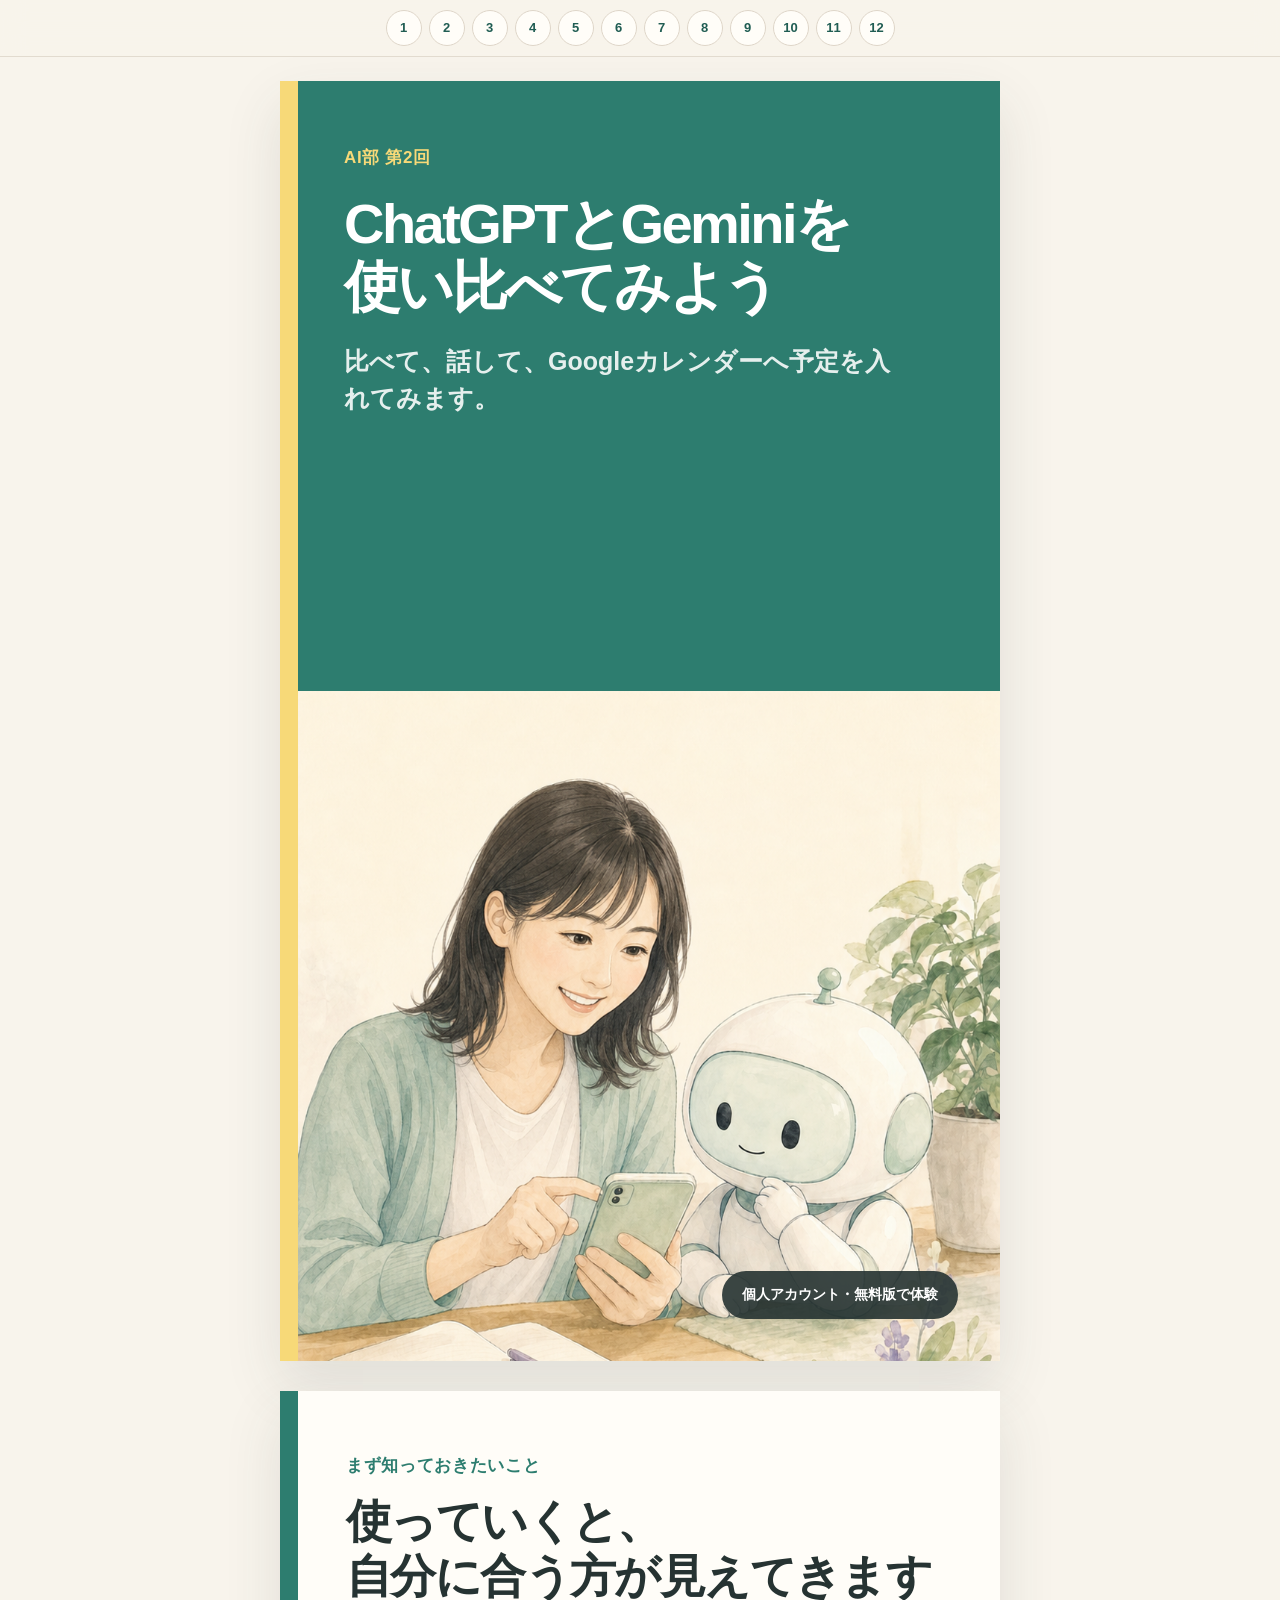
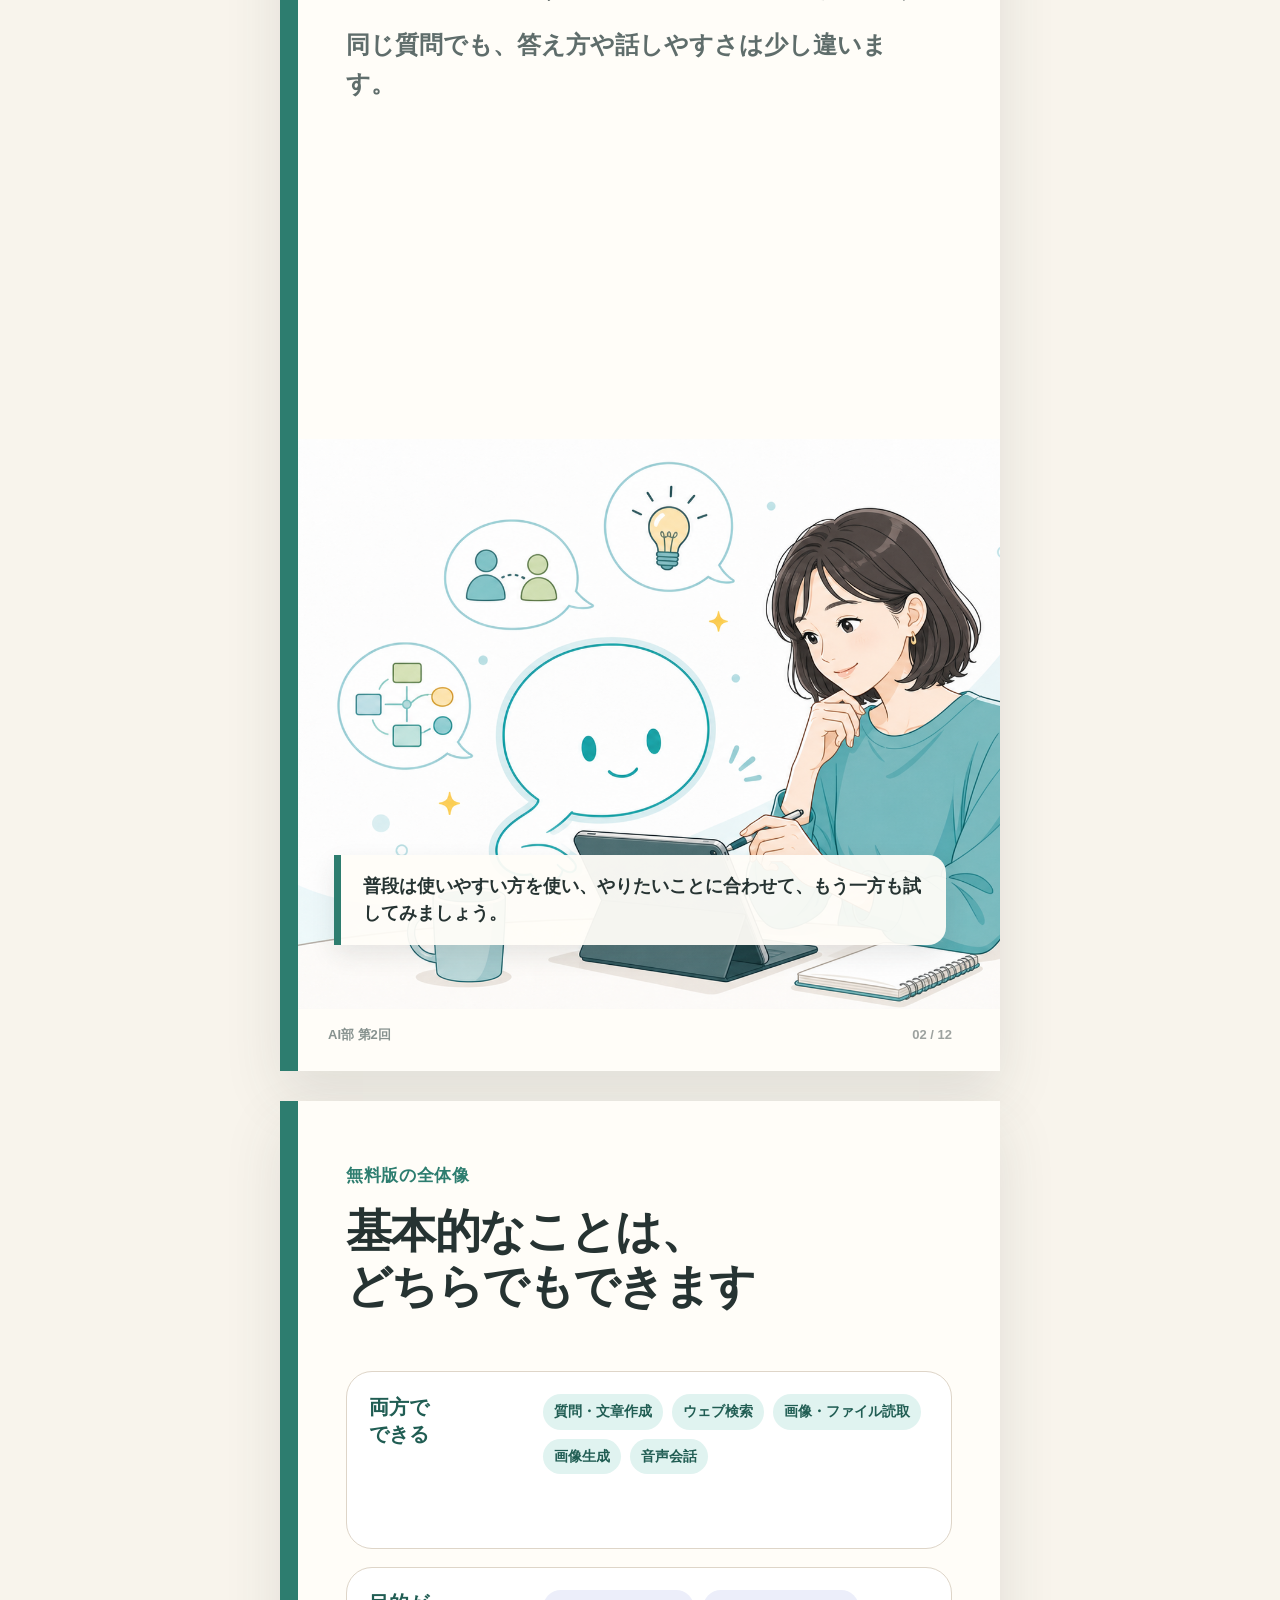
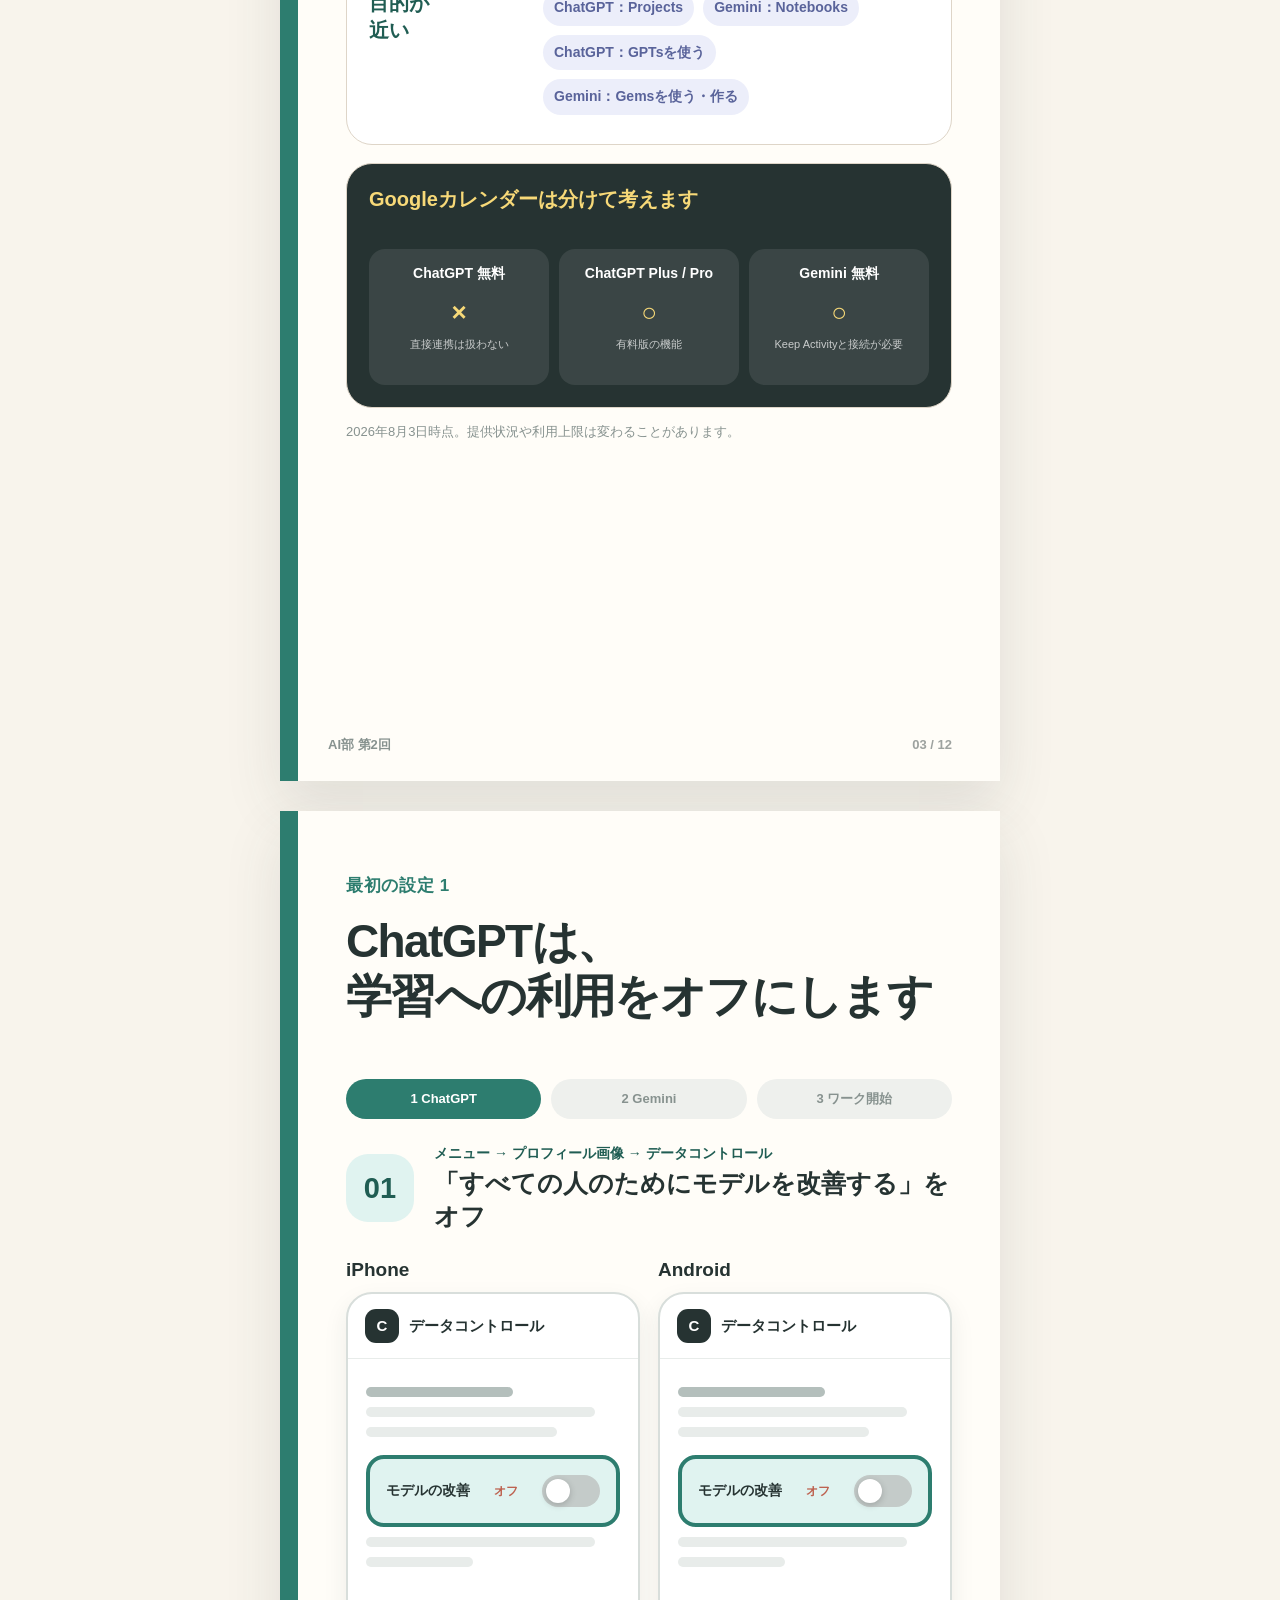
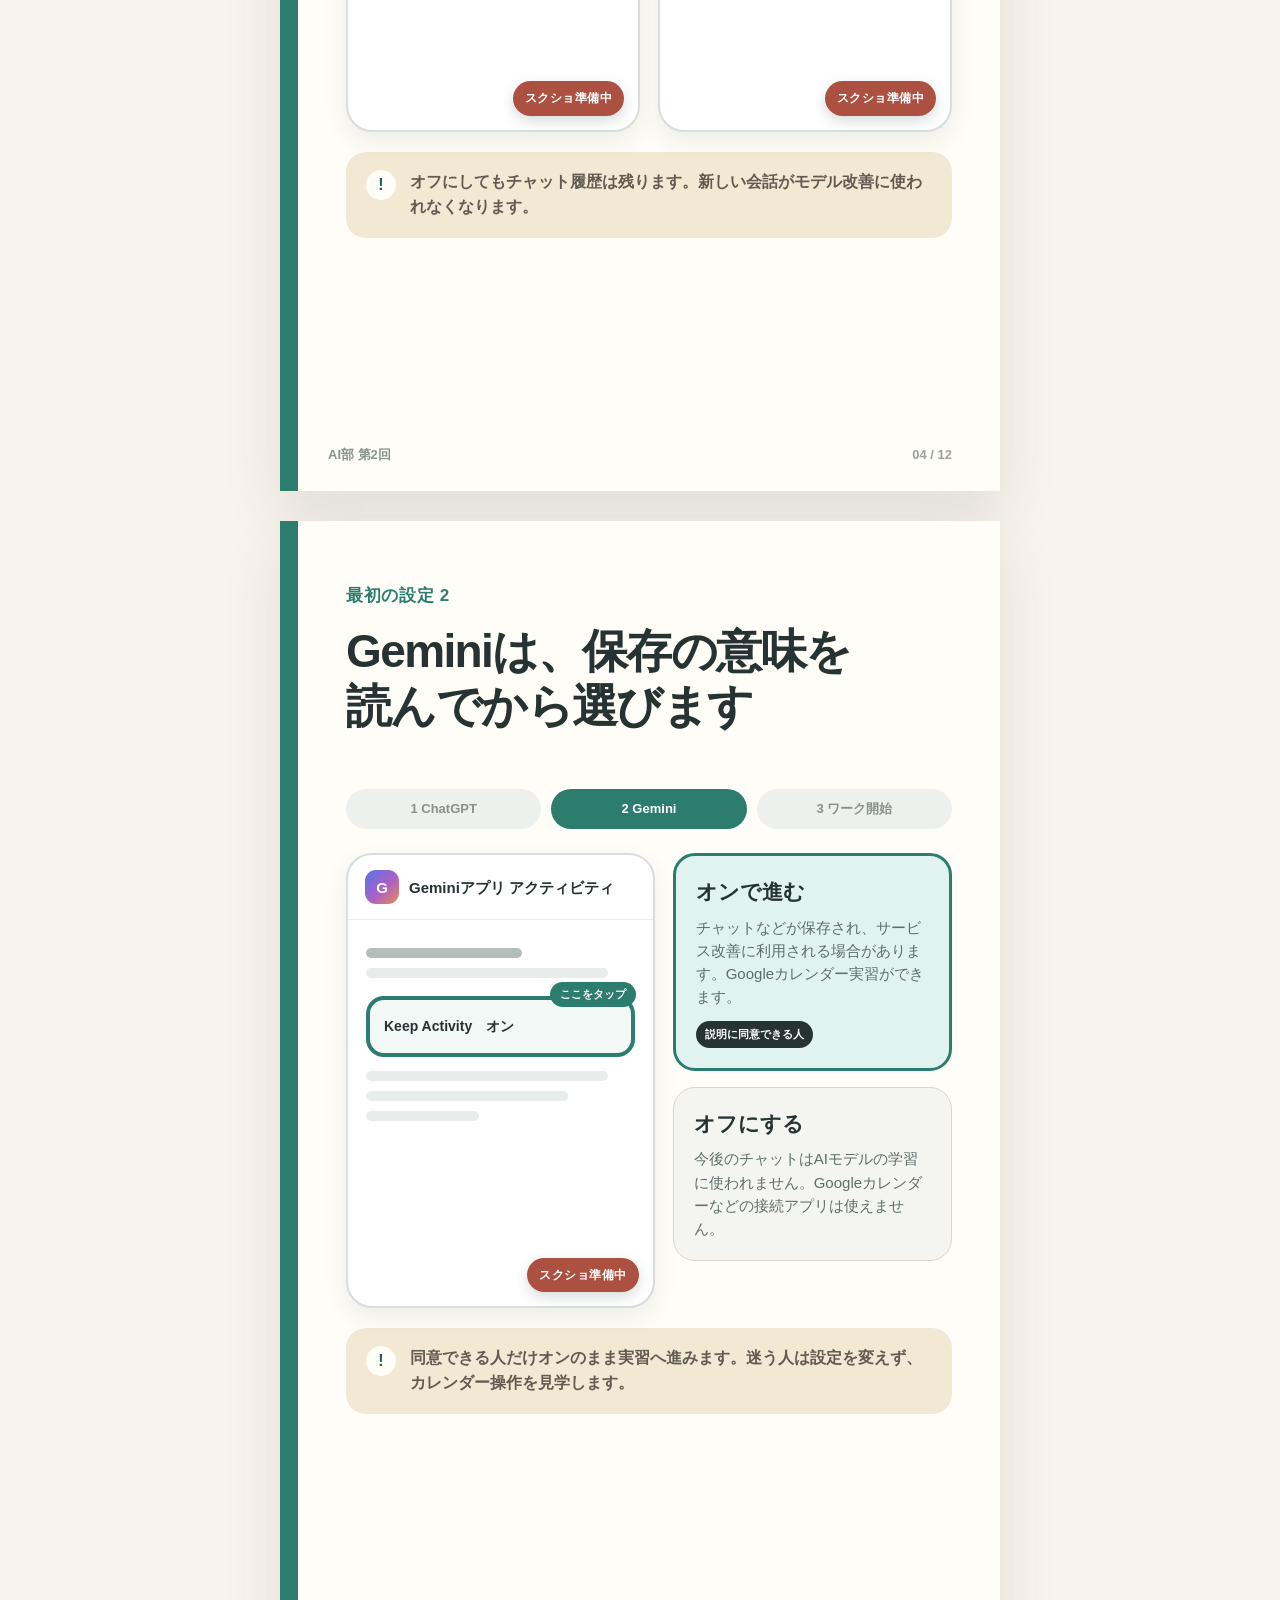
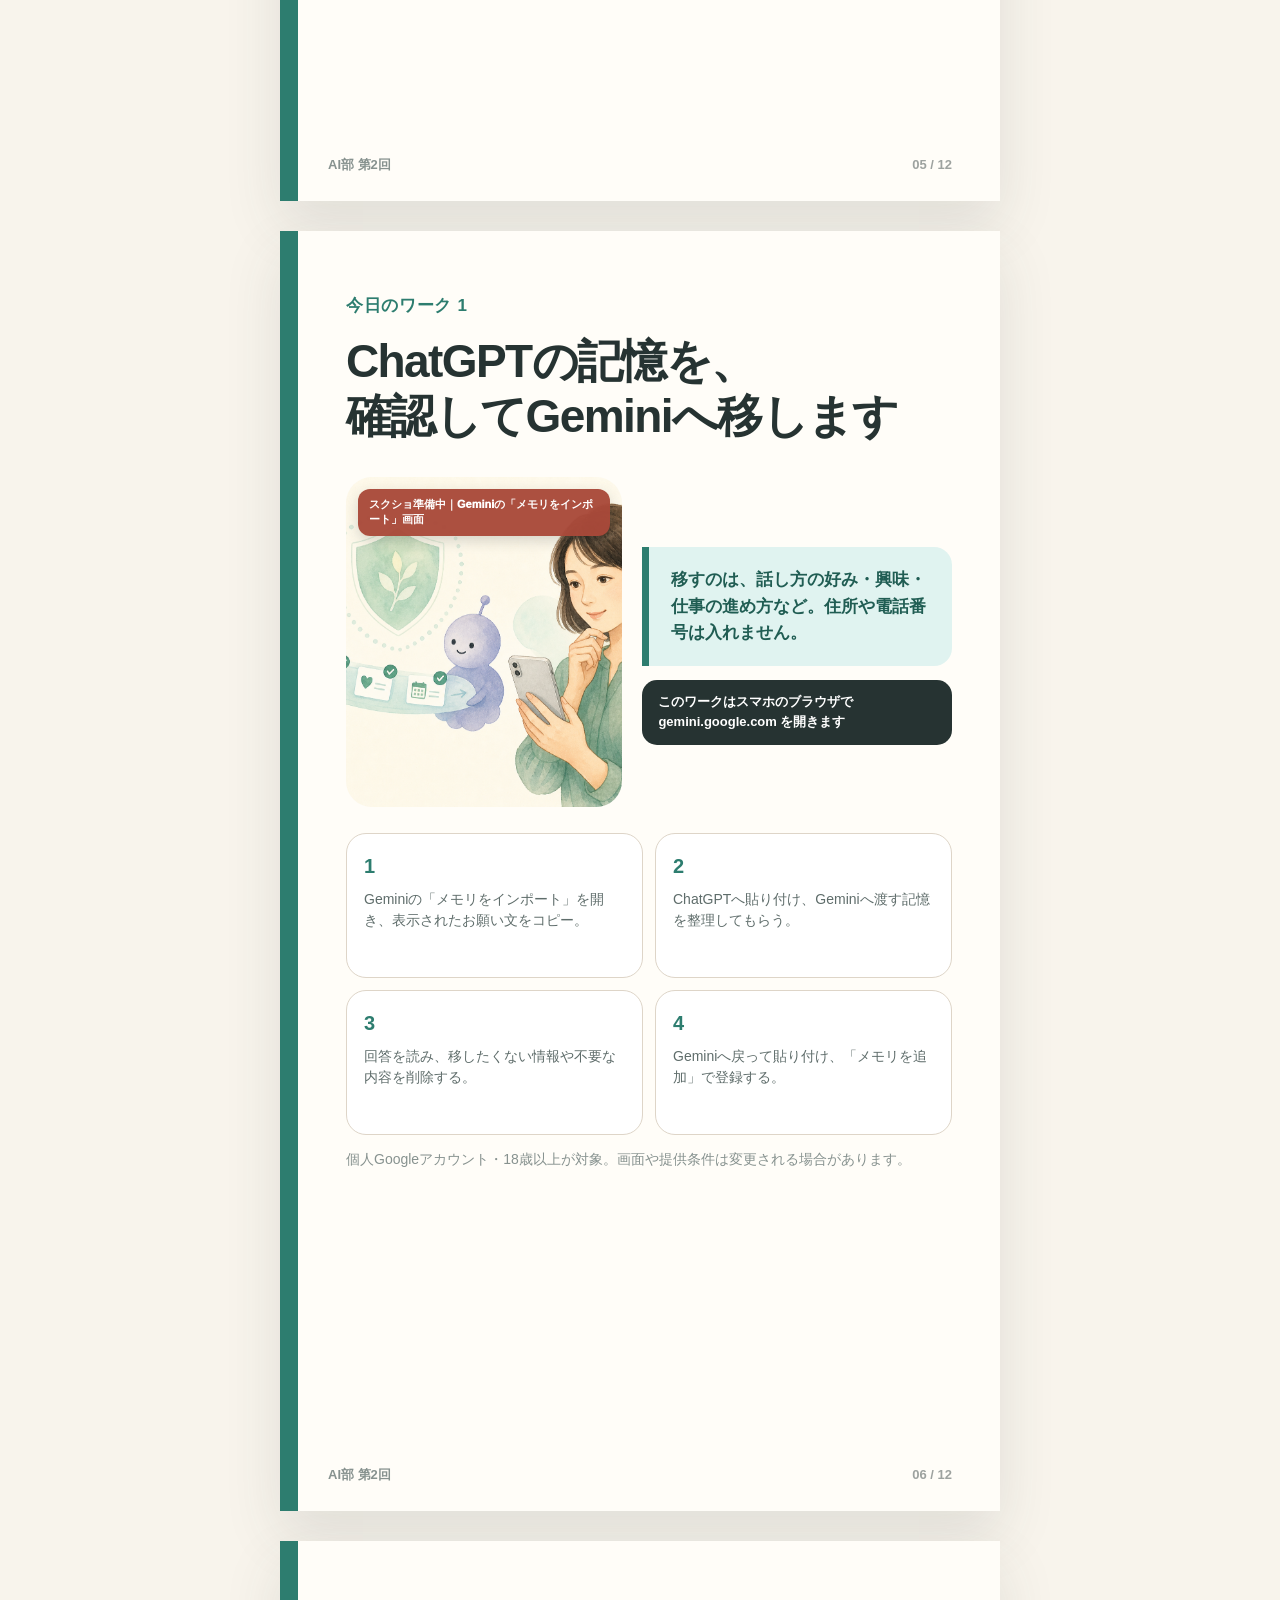
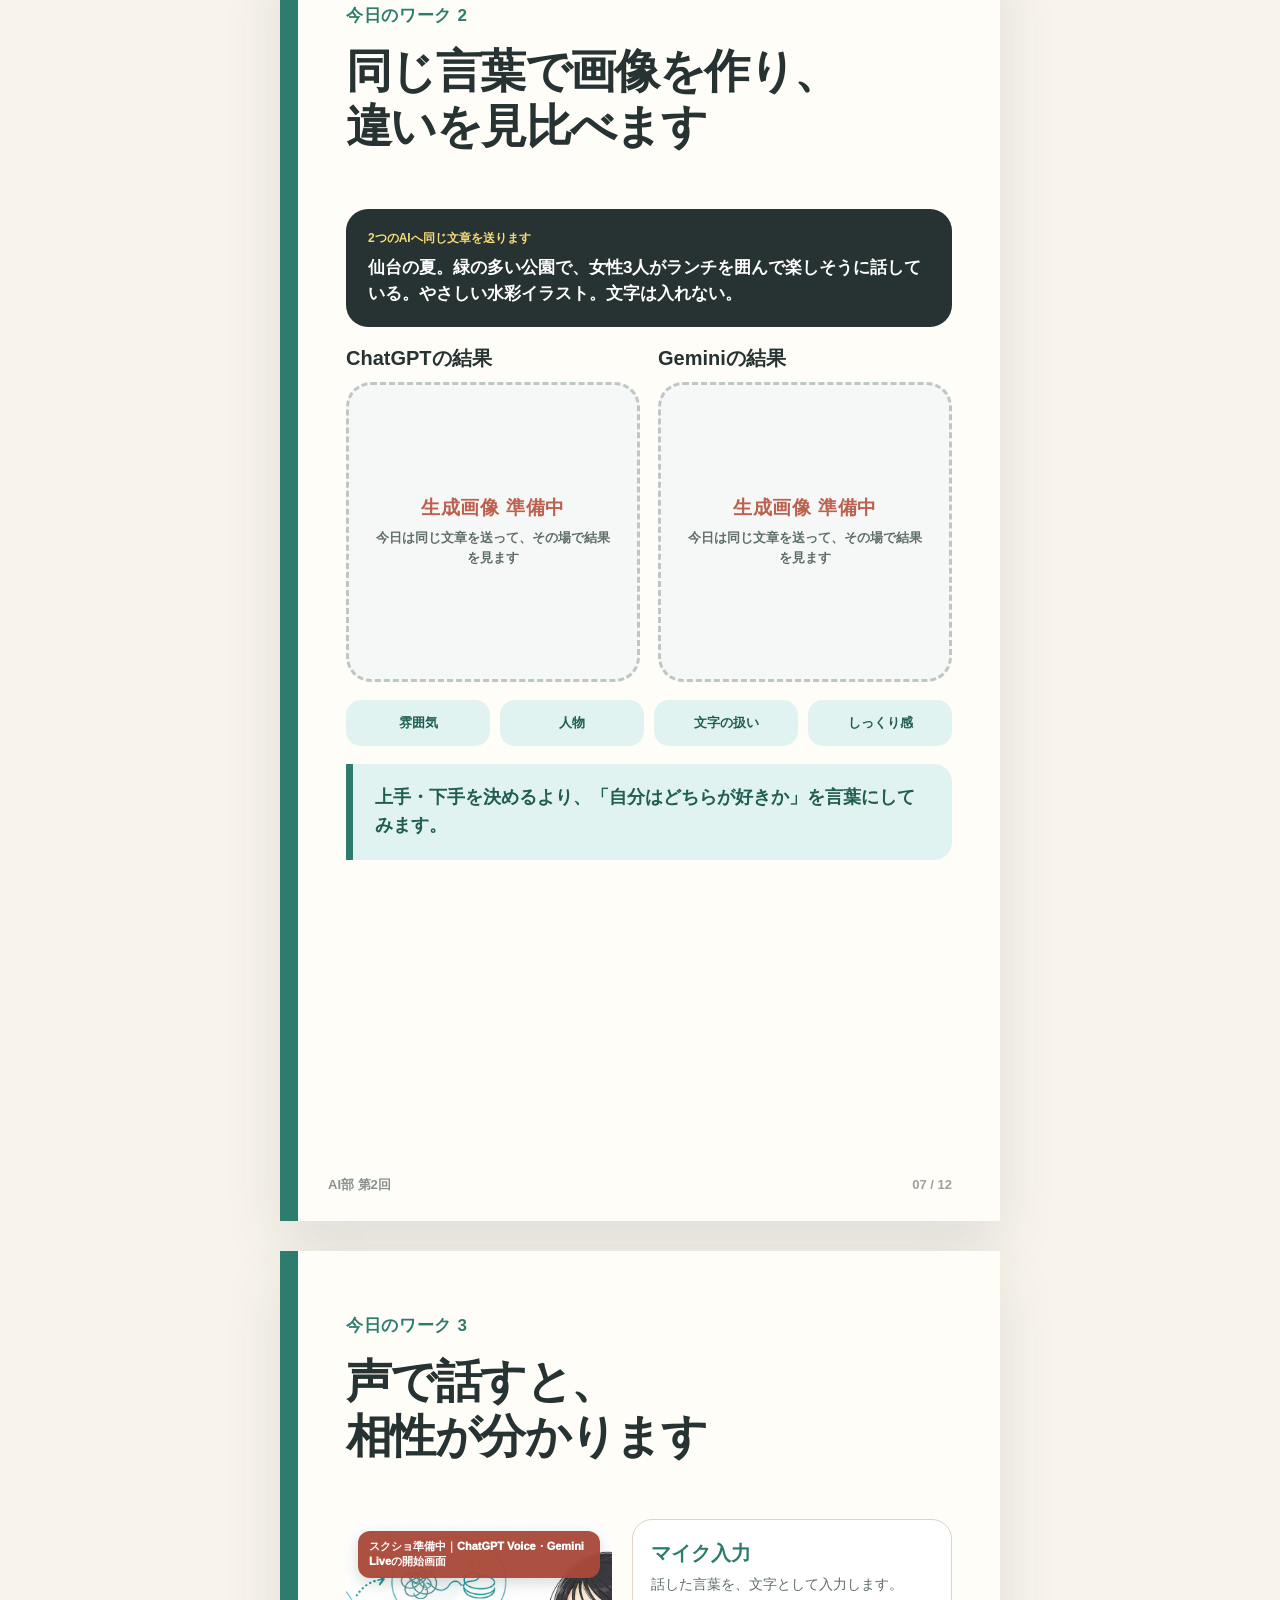
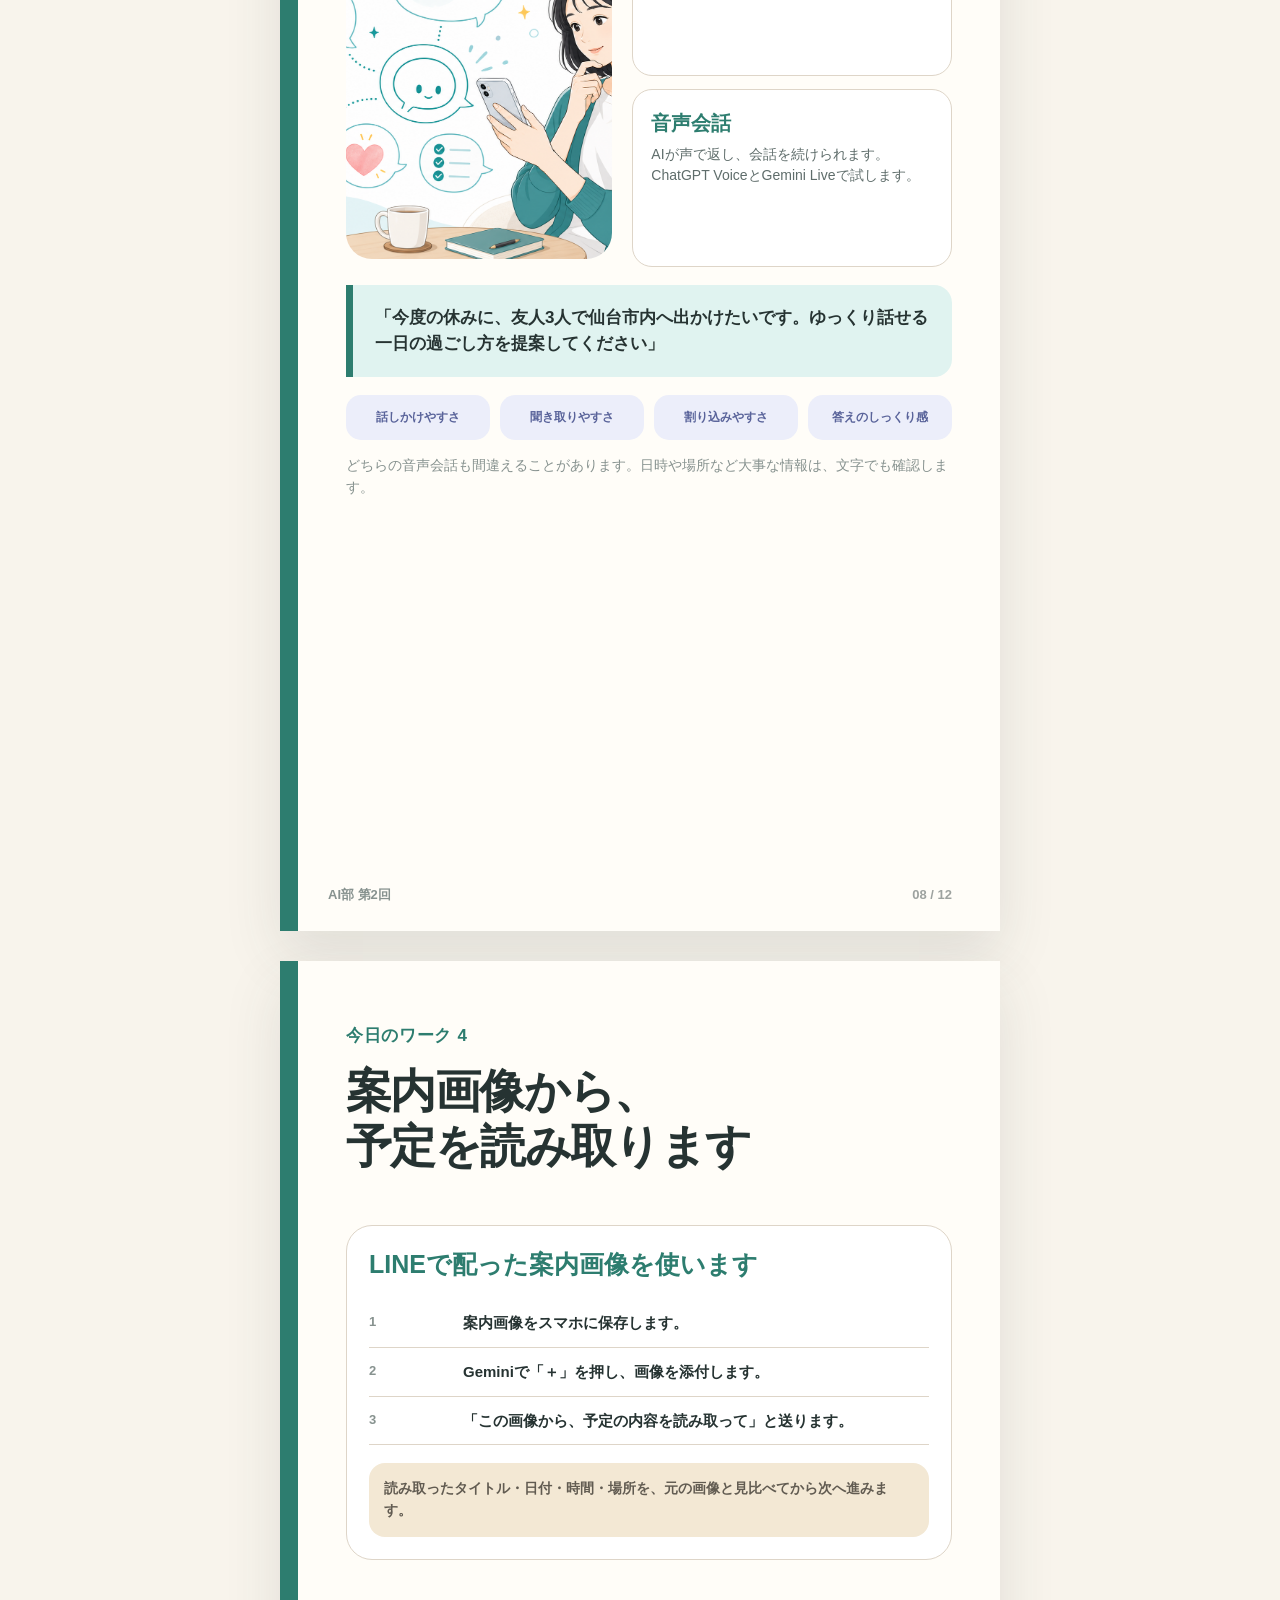
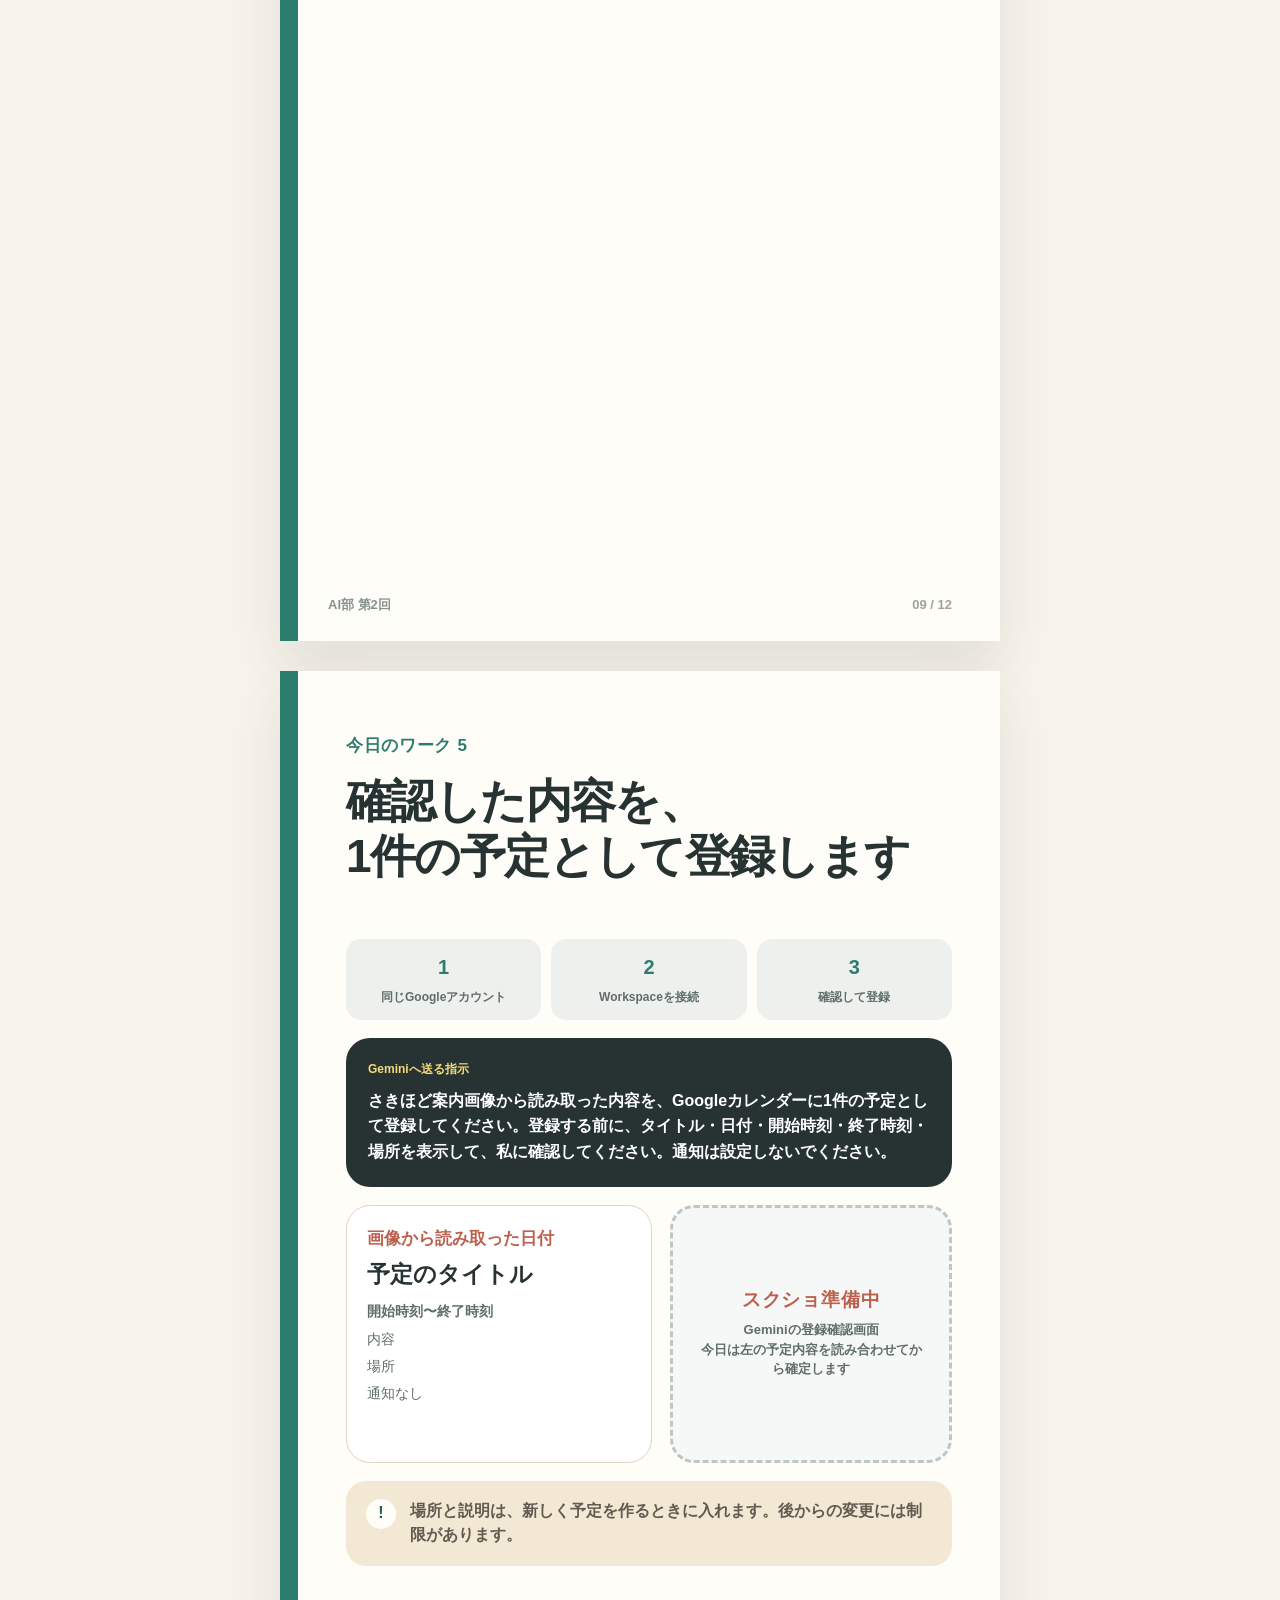
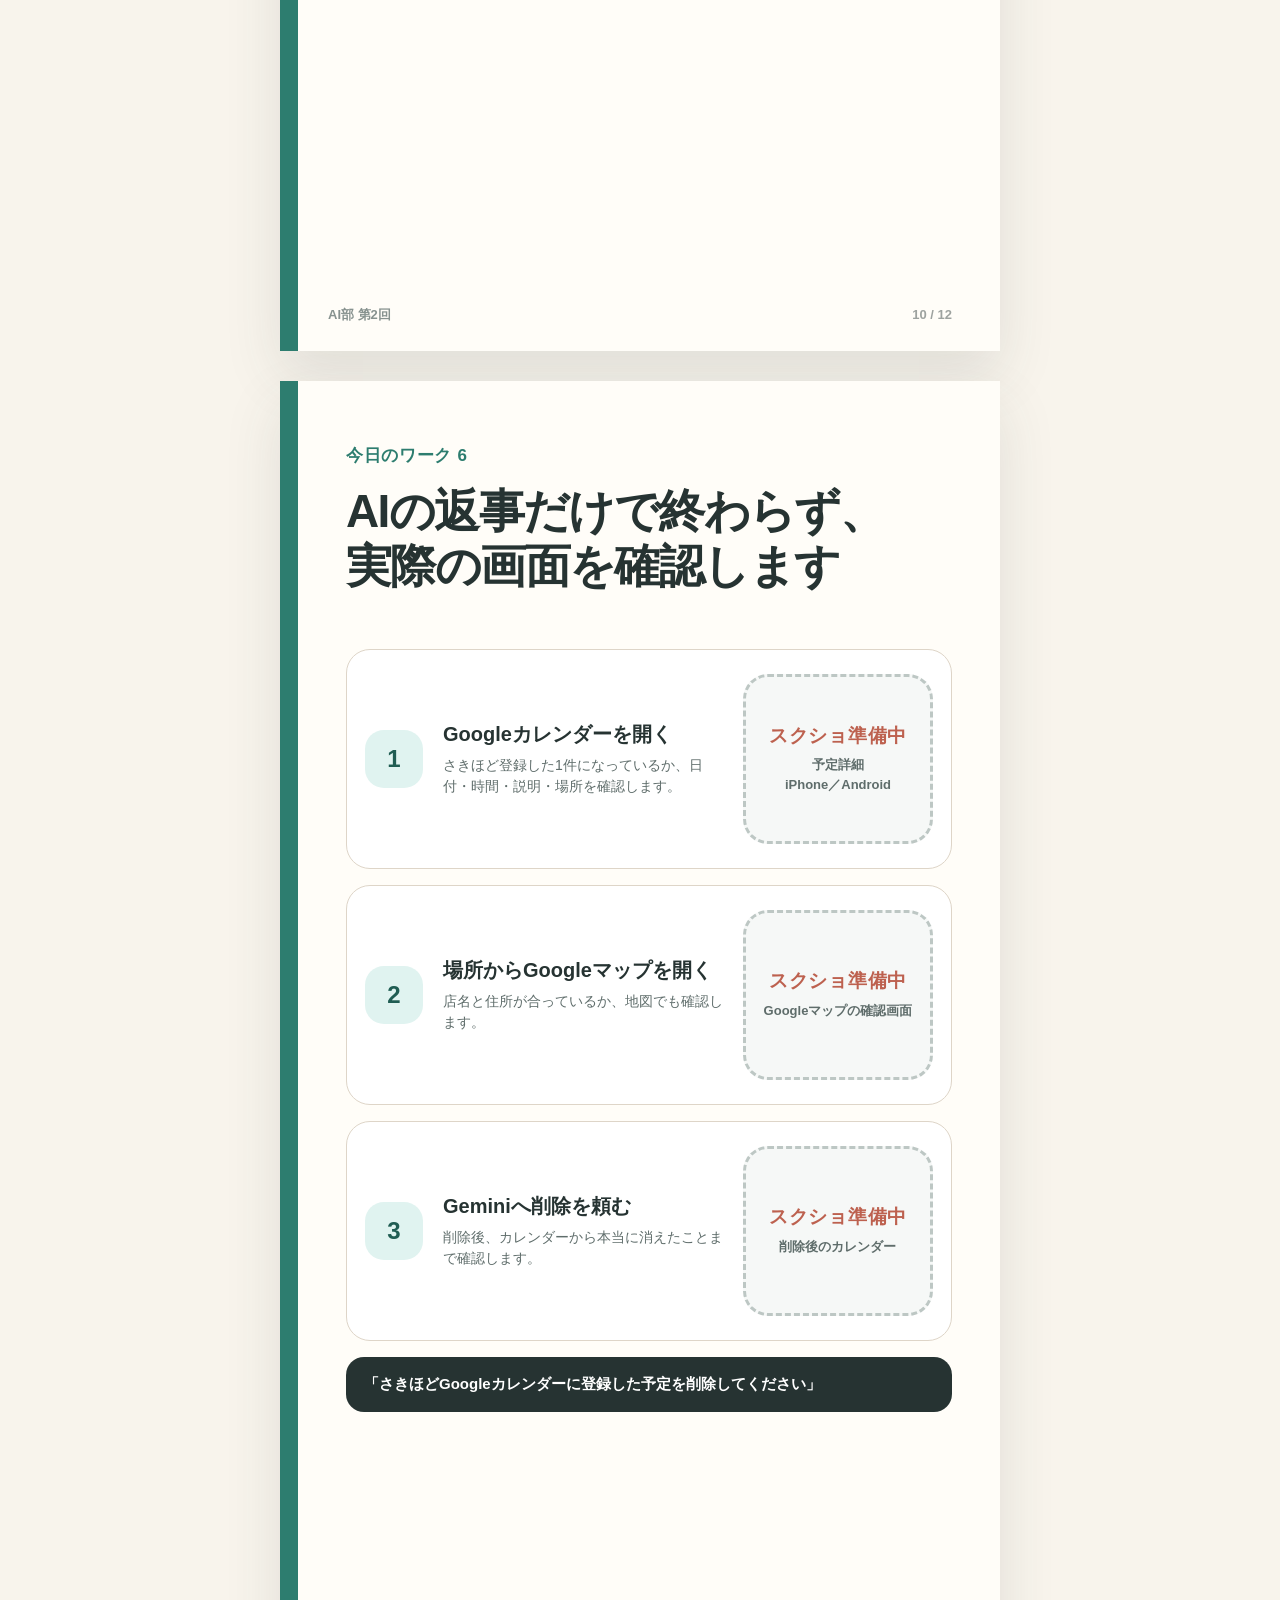
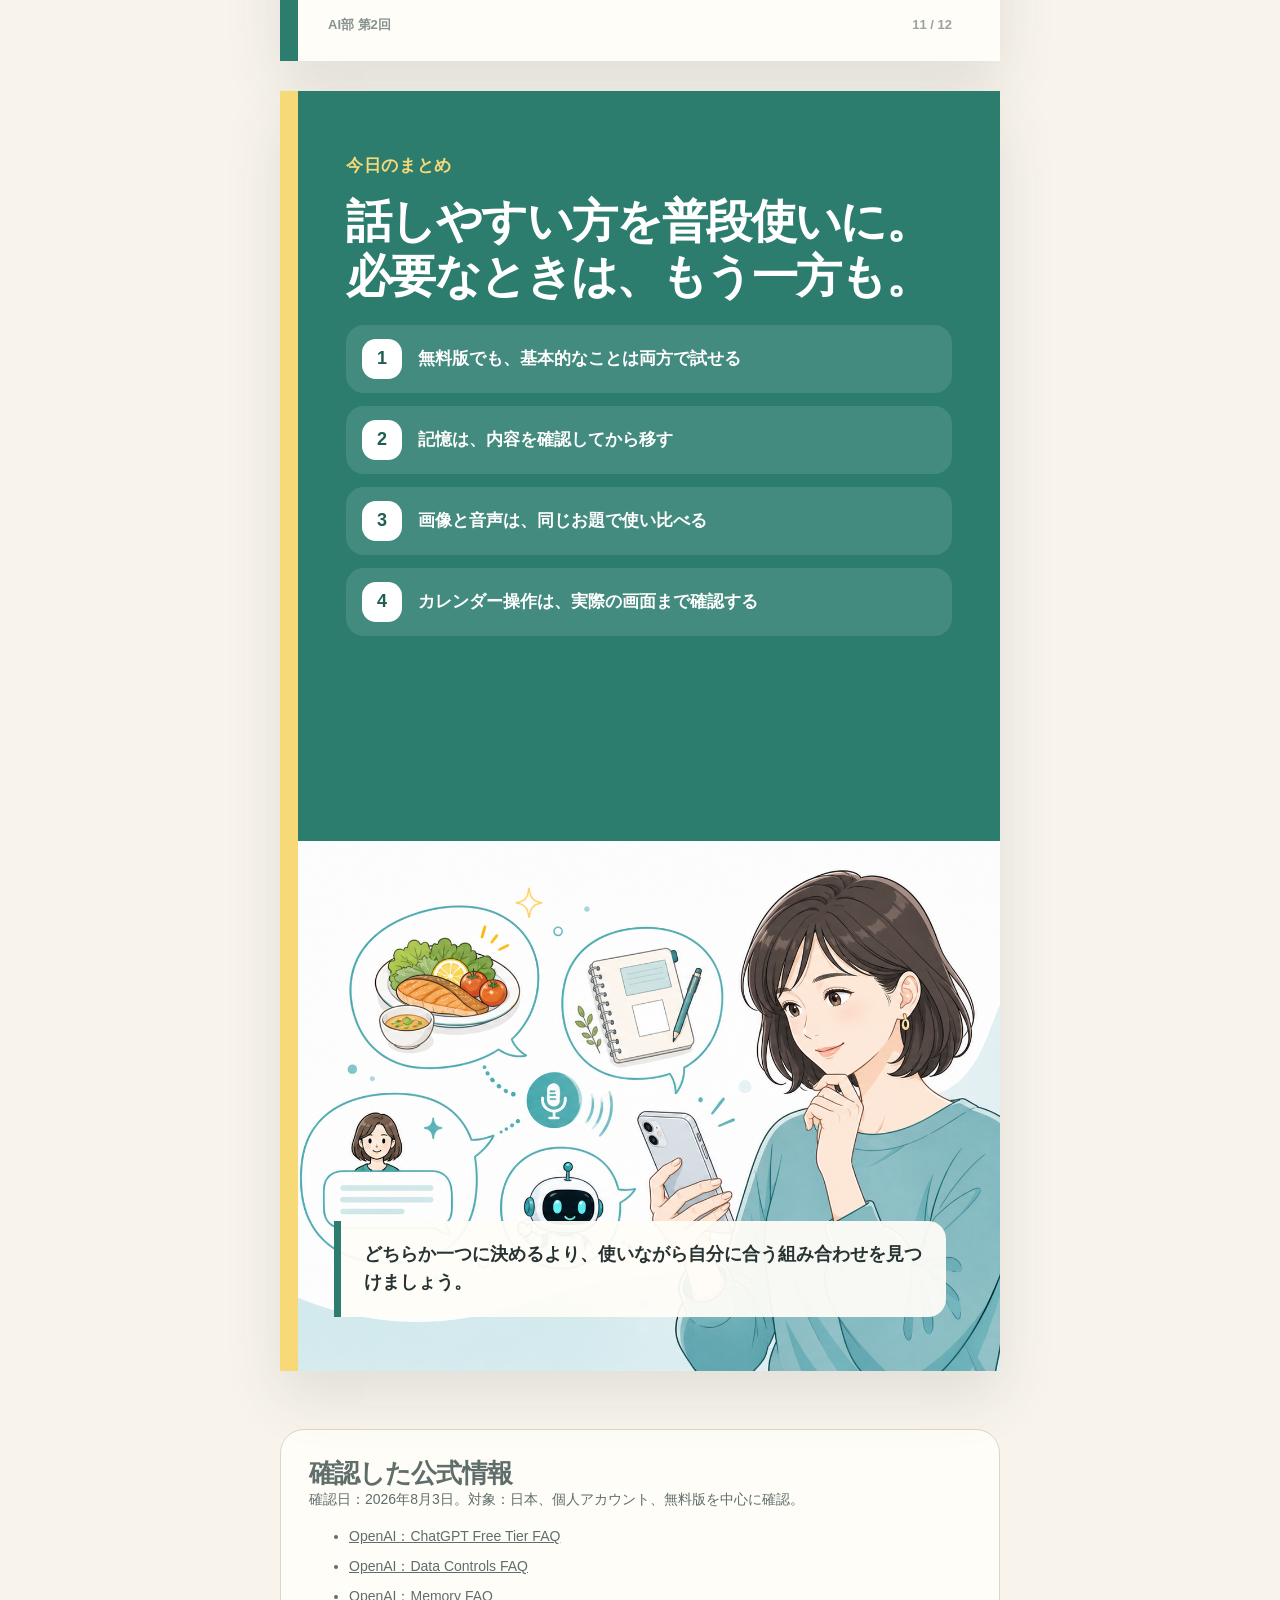
<file: lesson-2/index.html>
<!doctype html>
<html lang="ja">
<head>
  <meta charset="utf-8">
  <meta name="viewport" content="width=device-width, initial-scale=1">
  <title>AI部 第2回｜ChatGPTとGeminiを使い比べてみよう v0.5 当日使用版</title>
  <style>
    :root {
      --bg: #f8f4ec;
      --paper: #fffdf8;
      --ink: #263332;
      --body: #5f6d6b;
      --muted: #87928f;
      --accent: #2d7d6f;
      --accent-dark: #205d53;
      --accent-soft: #e0f3f0;
      --blue: #7b86c8;
      --blue-soft: #eceefa;
      --line: #ded5c8;
      --warm: #f3e8d4;
      --yellow: #f7d978;
      --danger: #bd614f;
      --shadow: 0 24px 54px rgba(54, 68, 66, .12);
    }

    * { box-sizing: border-box; }
    html { scroll-behavior: smooth; background: var(--bg); }
    body {
      margin: 0;
      color: var(--ink);
      background: var(--bg);
      font-family: "Zen Maru Gothic", "Hiragino Sans", "Yu Gothic", Meiryo, sans-serif;
      line-height: 1.55;
    }
    a { color: inherit; }

    .jump {
      position: sticky;
      z-index: 100;
      top: 0;
      display: flex;
      gap: 7px;
      justify-content: center;
      overflow-x: auto;
      padding: 10px 12px;
      border-bottom: 1px solid rgba(222, 213, 200, .8);
      background: rgba(248, 244, 236, .9);
      backdrop-filter: blur(12px);
    }
    .jump a {
      display: grid;
      flex: 0 0 auto;
      place-items: center;
      width: 36px;
      height: 36px;
      border: 1px solid var(--line);
      border-radius: 50%;
      background: var(--paper);
      color: var(--accent-dark);
      text-decoration: none;
      font-size: 13px;
      font-weight: 900;
    }

    .deck { display: grid; gap: 30px; padding: 24px 0 58px; }
    .slide-shell {
      position: relative;
      width: min(720px, calc(100vw - 20px));
      aspect-ratio: 9 / 16;
      margin: 0 auto;
      overflow: hidden;
      background: var(--paper);
      box-shadow: var(--shadow);
    }
    .slide-shell .canvas {
      position: absolute;
      top: 0;
      left: 0;
      width: 720px;
      height: 1280px;
      overflow: hidden;
      transform: scale(var(--slide-scale, 1));
      transform-origin: top left;
      background: var(--paper);
    }

    .rail { position: absolute; inset: 0 auto 0 0; width: 18px; background: var(--accent); }
    .page { position: absolute; z-index: 20; right: 48px; bottom: 26px; color: rgba(38,51,50,.45); font-size: 13px; font-weight: 800; }
    .series { position: absolute; z-index: 20; left: 48px; bottom: 26px; color: var(--muted); font-size: 13px; font-weight: 700; }
    .meta { color: var(--accent); font-size: 17px; font-weight: 900; letter-spacing: .04em; }
    h1, h2, h3, p { margin-top: 0; }
    h1, h2 { margin-bottom: 0; font-weight: 900; letter-spacing: -.035em; }
    h1 { font-size: 58px; line-height: 1.12; }
    h2 { font-size: 46px; line-height: 1.18; }
    h3 { margin-bottom: 0; font-size: 25px; line-height: 1.32; font-weight: 900; }
    .lead { color: var(--body); font-size: 24px; line-height: 1.65; font-weight: 650; }
    .small { color: var(--body); font-size: 18px; line-height: 1.65; }
    .tiny { color: var(--muted); font-size: 14px; line-height: 1.55; }
    .mark { color: var(--accent); }
    .violet { color: var(--blue); }
    .accent-fill { color: white; background: var(--accent); }

    .header { position: absolute; z-index: 5; top: 0; left: 18px; right: 0; padding: 62px 48px 26px; }
    .header h2 { margin-top: 15px; }
    .content { position: absolute; z-index: 4; left: 18px; right: 0; top: 250px; bottom: 62px; padding: 18px 48px 30px; }
    .step-head { display: grid; grid-template-columns: 70px 1fr; gap: 18px; align-items: center; margin-bottom: 24px; }
    .step-no {
      display: grid;
      place-items: center;
      width: 68px;
      height: 68px;
      border-radius: 22px;
      background: var(--accent-soft);
      color: var(--accent-dark);
      font-size: 29px;
      font-weight: 900;
    }
    .step-head small { display: block; margin-bottom: 2px; color: var(--accent-dark); font-size: 14px; font-weight: 900; }

    .note {
      padding: 20px 22px;
      border-left: 7px solid var(--accent);
      border-radius: 0 18px 18px 0;
      background: var(--accent-soft);
      color: var(--accent-dark);
      font-size: 18px;
      line-height: 1.55;
      font-weight: 850;
    }
    .caution {
      display: grid;
      grid-template-columns: 32px 1fr;
      gap: 12px;
      align-items: start;
      padding: 18px 20px;
      border-radius: 20px;
      background: var(--warm);
      color: #615b51;
      font-size: 16px;
      line-height: 1.55;
      font-weight: 750;
    }
    .caution b {
      display: grid;
      place-items: center;
      width: 30px;
      height: 30px;
      border-radius: 50%;
      background: var(--paper);
      color: var(--accent-dark);
      font-size: 16px;
    }

    .progress { display: grid; grid-template-columns: repeat(3, 1fr); gap: 10px; margin-bottom: 24px; }
    .progress span { padding: 10px 8px; border-radius: 999px; background: #eef0ed; color: var(--muted); text-align: center; font-size: 13px; font-weight: 900; }
    .progress .active { color: white; background: var(--accent); }

    .mock-screen {
      position: relative;
      overflow: hidden;
      border: 2px solid #d8dedb;
      border-radius: 26px;
      background: white;
      box-shadow: 0 10px 24px rgba(38,51,50,.08);
    }
    .mock-bar { display: flex; gap: 10px; align-items: center; padding: 15px 17px; border-bottom: 1px solid #e8ecea; font-size: 15px; font-weight: 900; }
    .logo {
      display: grid;
      place-items: center;
      width: 34px;
      height: 34px;
      border-radius: 11px;
      color: white;
      background: var(--ink);
      font-size: 15px;
      font-weight: 900;
    }
    .logo.g { background: linear-gradient(135deg,#5377e9,#ad5fc5 55%,#eb8b51); }
    .mock-body { padding: 18px; }
    .line { height: 10px; margin: 10px 0; border-radius: 999px; background: #e8ecea; }
    .line.dark { background: #b4bfbc; }
    .w90 { width: 90%; } .w75 { width: 75%; } .w58 { width: 58%; } .w42 { width: 42%; }
    .target {
      position: relative;
      margin: 18px 0 14px;
      padding: 17px 14px;
      border: 4px solid var(--accent);
      border-radius: 18px;
      background: #f1f8f6;
      color: var(--ink);
      font-size: 14px;
      line-height: 1.35;
      font-weight: 900;
    }
    .target::after {
      content: "ここをタップ";
      position: absolute;
      right: -5px;
      top: -18px;
      padding: 5px 10px;
      border-radius: 999px;
      color: white;
      background: var(--accent);
      font-size: 11px;
      white-space: nowrap;
    }
    .placeholder {
      display: grid;
      place-items: center;
      min-height: 230px;
      padding: 24px;
      border: 3px dashed #bdc7c4;
      border-radius: 25px;
      background: #f6f8f7;
      color: var(--muted);
      text-align: center;
      font-size: 17px;
      line-height: 1.5;
      font-weight: 850;
    }
    .pending-title {
      display: block;
      margin-bottom: 8px;
      color: var(--danger);
      font-size: 19px;
      line-height: 1.25;
      font-weight: 950;
      letter-spacing: .04em;
    }
    .pending-detail {
      display: block;
      color: var(--body);
      font-size: 13px;
      line-height: 1.5;
      font-weight: 800;
    }
    .mock-screen::after {
      content: "スクショ準備中";
      position: absolute;
      z-index: 4;
      right: 14px;
      bottom: 14px;
      padding: 8px 12px;
      border-radius: 999px;
      background: rgba(169, 73, 58, .96);
      color: white;
      font-size: 12px;
      font-weight: 950;
      letter-spacing: .04em;
      box-shadow: 0 5px 14px rgba(38,51,50,.18);
    }
    .pending-visual { position: relative; }
    .pending-badge {
      position: absolute;
      z-index: 4;
      left: 12px;
      top: 12px;
      max-width: calc(100% - 24px);
      padding: 8px 11px;
      border-radius: 12px;
      background: rgba(169, 73, 58, .96);
      color: white;
      font-size: 11px;
      line-height: 1.4;
      font-weight: 950;
      box-shadow: 0 5px 14px rgba(38,51,50,.18);
    }

    /* 01 */
    .slide-shell .cover { background: var(--accent); color: white; }
    .cover .rail { background: var(--yellow); }
    .cover-copy { position: absolute; z-index: 5; top: 64px; left: 64px; right: 48px; }
    .cover .meta { color: var(--yellow); }
    .cover h1 { margin-top: 22px; color: white; font-size: 56px; letter-spacing: -.045em; white-space: nowrap; }
    .cover .cover-sub { width: 560px; margin-top: 24px; color: rgba(255,255,255,.88); font-size: 25px; line-height: 1.5; font-weight: 750; }
    .cover-visual { position: absolute; left: 18px; right: 0; bottom: 0; height: 670px; overflow: hidden; background: var(--paper); }
    .cover-visual img { width: 100%; height: 100%; object-fit: cover; object-position: center 68%; }
    .cover-badge { position: absolute; z-index: 5; right: 42px; bottom: 42px; padding: 13px 20px; border-radius: 999px; background: rgba(38,51,50,.9); color: white; font-size: 14px; font-weight: 900; }

    /* 02 */
    .s2 .content { top: 280px; }
    .s2 .lead { width: 585px; margin-top: 22px; }
    .s2-visual { position: absolute; left: 18px; right: 0; bottom: 62px; height: 570px; overflow: hidden; background: var(--accent-soft); }
    .s2-visual img { width: 100%; height: 100%; object-fit: cover; object-position: center 48%; }
    .s2-quote { position: absolute; z-index: 5; left: 54px; right: 54px; bottom: 126px; padding: 18px 22px; border-left: 7px solid var(--accent); border-radius: 0 18px 18px 0; background: rgba(255,253,248,.94); color: var(--ink); font-size: 18px; line-height: 1.5; font-weight: 850; box-shadow: 0 10px 24px rgba(38,51,50,.1); }

    /* 03 */
    .s3 .content { top: 252px; }
    .compare-stack { display: grid; gap: 18px; }
    .compare-band { display: grid; grid-template-columns: 156px 1fr; gap: 18px; min-height: 178px; padding: 22px; border-radius: 26px; background: white; border: 1px solid var(--line); }
    .compare-band .label { color: var(--accent-dark); font-size: 20px; line-height: 1.35; font-weight: 900; }
    .compare-band .items { display: flex; flex-wrap: wrap; gap: 9px; align-content: start; }
    .compare-band .items span { padding: 7px 11px; border-radius: 999px; background: var(--accent-soft); color: var(--accent-dark); font-size: 14px; font-weight: 850; }
    .compare-band.near .items span { background: var(--blue-soft); color: #59639a; }
    .calendar-diff { grid-template-columns: 1fr; min-height: 245px; background: var(--ink); color: white; }
    .calendar-diff .label { color: var(--yellow); }
    .calendar-row { display: grid; grid-template-columns: repeat(3, 1fr); gap: 10px; }
    .plan { padding: 14px 12px; border-radius: 16px; background: rgba(255,255,255,.09); text-align: center; }
    .plan b { display: block; margin-bottom: 7px; font-size: 14px; }
    .plan strong { display: block; font-size: 26px; color: var(--yellow); }
    .plan small { display: block; margin-top: 5px; color: rgba(255,255,255,.72); font-size: 11px; line-height: 1.4; }
    .s3-foot { margin-top: 15px; color: var(--muted); font-size: 13px; line-height: 1.45; }

    /* 04 */
    .phone-grid { display: grid; grid-template-columns: 1fr 1fr; gap: 18px; }
    .phone-card h3 { margin-bottom: 10px; font-size: 19px; }
    .phone-card .mock-screen { min-height: 440px; }
    .switch-row { display: flex; align-items: center; justify-content: space-between; margin-top: 18px; padding: 16px; border: 4px solid var(--accent); border-radius: 18px; background: var(--accent-soft); font-size: 14px; font-weight: 900; }
    .switch { position: relative; width: 58px; height: 32px; border-radius: 999px; background: #c4cbc9; }
    .switch::after { content: ""; position: absolute; top: 4px; left: 4px; width: 24px; height: 24px; border-radius: 50%; background: white; box-shadow: 0 2px 7px rgba(0,0,0,.2); }
    .off-word { color: var(--danger); font-size: 12px; }
    .s4 .caution { margin-top: 20px; }

    /* 05 */
    .keep-layout { display: grid; grid-template-columns: 1.05fr .95fr; gap: 18px; }
    .keep-layout .mock-screen { min-height: 455px; }
    .keep-choice { display: grid; align-content: start; gap: 16px; }
    .choice { padding: 20px; border-radius: 22px; border: 1px solid var(--line); background: white; }
    .choice strong { display: block; margin-bottom: 7px; font-size: 21px; }
    .choice p { margin: 0; color: var(--body); font-size: 15px; line-height: 1.55; }
    .choice.on { border: 3px solid var(--accent); background: var(--accent-soft); }
    .choice.off { background: #f4f4f1; }
    .choice .tag { display: inline-block; margin-top: 12px; padding: 5px 9px; border-radius: 999px; background: var(--ink); color: white; font-size: 11px; font-weight: 900; }
    .s5 .caution { margin-top: 20px; }

    /* 06 */
    .s6 .content { top: 246px; padding-top: 0; }
    .memory-hero { display: grid; grid-template-columns: 1fr 1.12fr; gap: 20px; align-items: center; }
    .memory-hero img { width: 100%; height: 330px; object-fit: cover; object-position: 58% center; border-radius: 26px; }
    .memory-hero .note { font-size: 17px; }
    .flow4 { display: grid; grid-template-columns: 1fr 1fr; gap: 12px; margin-top: 18px; }
    .flow-step { min-height: 145px; padding: 17px; border: 1px solid var(--line); border-radius: 20px; background: white; }
    .flow-step b { display: block; margin-bottom: 7px; color: var(--accent); font-size: 20px; }
    .flow-step p { margin: 0; color: var(--body); font-size: 14px; line-height: 1.5; }
    .browser-only { margin-top: 14px; padding: 12px 16px; border-radius: 15px; background: var(--ink); color: white; font-size: 13px; font-weight: 850; }

    /* 07 */
    .prompt-box { padding: 20px 22px; border-radius: 22px; background: var(--ink); color: white; font-size: 17px; line-height: 1.55; font-weight: 750; }
    .prompt-box small { display: block; margin-bottom: 7px; color: var(--yellow); font-size: 12px; font-weight: 900; }
    .result-grid { display: grid; grid-template-columns: 1fr 1fr; gap: 18px; margin-top: 18px; }
    .result-card h3 { margin-bottom: 10px; font-size: 20px; }
    .result-card .placeholder { min-height: 300px; }
    .look-row { display: grid; grid-template-columns: repeat(4, 1fr); gap: 10px; margin-top: 18px; }
    .look-row span { padding: 13px 8px; border-radius: 15px; background: var(--accent-soft); color: var(--accent-dark); text-align: center; font-size: 13px; font-weight: 900; }

    /* 08 */
    .voice-top { display: grid; grid-template-columns: 1fr 1.2fr; gap: 20px; align-items: stretch; }
    .voice-top img { width: 100%; height: 340px; object-fit: cover; object-position: 54% center; border-radius: 26px; }
    .voice-diff { display: grid; gap: 13px; }
    .voice-type { padding: 18px; border-radius: 20px; background: white; border: 1px solid var(--line); }
    .voice-type b { display: block; color: var(--accent); font-size: 20px; }
    .voice-type p { margin: 5px 0 0; color: var(--body); font-size: 14px; }
    .say { margin-top: 18px; padding: 20px 22px; border-left: 7px solid var(--accent); border-radius: 0 18px 18px 0; background: var(--accent-soft); color: var(--ink); font-size: 17px; line-height: 1.55; font-weight: 850; }
    .check4 { display: grid; grid-template-columns: repeat(4,1fr); gap: 10px; margin-top: 18px; }
    .check4 span { padding: 13px 5px; border-radius: 15px; background: var(--blue-soft); color: #59639a; text-align: center; font-size: 12px; font-weight: 900; }

    /* 09 */
    .s9 .content { top: 246px; }
    .flyer-read { display: grid; grid-template-columns: .94fr 1.06fr; gap: 18px; }
    .flyer {
      position: relative;
      min-height: 660px;
      overflow: hidden;
      padding: 30px 24px;
      border-radius: 28px;
      background: #fff8eb;
      border: 2px solid #eadcc5;
      text-align: center;
    }
    .flyer::before { content: "練習用"; position: absolute; top: 16px; left: -37px; width: 140px; padding: 4px 0; background: var(--danger); color: white; font-size: 11px; font-weight: 900; transform: rotate(-45deg); }
    .flyer img { width: 150px; margin-top: 12px; }
    .flyer h3 { margin-top: 12px; font-size: 31px; color: var(--accent-dark); }
    .flyer .date { margin: 16px 0 8px; color: var(--danger); font-size: 28px; font-weight: 900; }
    .flyer .time { margin: 0; font-size: 21px; font-weight: 900; }
    .flyer .agenda { margin: 18px 0; padding: 15px; border-block: 1px solid #d8c7aa; color: var(--body); font-size: 15px; font-weight: 800; line-height: 1.7; }
    .flyer .place { font-size: 18px; font-weight: 900; }
    .flyer .address { margin-top: 7px; color: var(--body); font-size: 12px; line-height: 1.5; }
    .read-result { padding: 22px; border-radius: 26px; background: white; border: 1px solid var(--line); }
    .read-result h3 { margin-bottom: 18px; color: var(--accent); }
    .fact { display: grid; grid-template-columns: 84px 1fr; gap: 10px; padding: 13px 0; border-bottom: 1px solid var(--line); }
    .fact:last-child { border-bottom: 0; }
    .fact b { color: var(--muted); font-size: 13px; }
    .fact span { font-size: 15px; line-height: 1.45; font-weight: 850; }
    .not-yet { margin-top: 18px; padding: 15px; border-radius: 16px; background: var(--warm); color: #615b51; font-size: 14px; font-weight: 900; }

    /* 10 */
    .connect-row { display: grid; grid-template-columns: repeat(3, 1fr); gap: 10px; margin-bottom: 18px; }
    .connect-row span { padding: 13px 8px; border-radius: 15px; background: #eef0ed; color: var(--body); text-align: center; font-size: 12px; font-weight: 900; }
    .connect-row span::before { content: attr(data-n); display: block; margin-bottom: 5px; color: var(--accent); font-size: 20px; }
    .calendar-prompt { padding: 22px; border-radius: 24px; background: var(--ink); color: white; font-size: 16px; line-height: 1.6; font-weight: 720; }
    .calendar-prompt small { display: block; margin-bottom: 9px; color: var(--yellow); font-size: 12px; font-weight: 900; }
    .calendar-preview { display: grid; grid-template-columns: 1fr .92fr; gap: 18px; margin-top: 18px; }
    .calendar-card { padding: 20px; border-radius: 24px; background: white; border: 1px solid var(--line); }
    .calendar-card .day { color: var(--danger); font-size: 17px; font-weight: 900; }
    .calendar-card h3 { margin: 7px 0 12px; font-size: 23px; }
    .calendar-card p { margin: 7px 0; color: var(--body); font-size: 14px; line-height: 1.45; }
    .confirm-box { display: grid; place-items: center; min-height: 258px; padding: 22px; border: 3px dashed #bdc7c4; border-radius: 24px; background: #f6f8f7; color: var(--muted); text-align: center; font-size: 15px; line-height: 1.55; font-weight: 850; }

    /* 11 */
    .verify-flow { display: grid; gap: 16px; }
    .verify-step { display: grid; grid-template-columns: 62px 1fr 190px; gap: 16px; align-items: center; min-height: 220px; padding: 18px; border-radius: 24px; background: white; border: 1px solid var(--line); }
    .verify-step .num { display: grid; place-items: center; width: 58px; height: 58px; border-radius: 19px; background: var(--accent-soft); color: var(--accent-dark); font-size: 24px; font-weight: 900; }
    .verify-step h3 { font-size: 20px; }
    .verify-step p { margin: 7px 0 0; color: var(--body); font-size: 14px; line-height: 1.5; }
    .verify-step .placeholder { min-height: 170px; padding: 12px; font-size: 13px; }
    .delete-prompt { margin-top: 16px; padding: 16px 18px; border-radius: 18px; background: var(--ink); color: white; font-size: 15px; line-height: 1.5; font-weight: 800; }

    /* 12 */
    .slide-shell .s12 { background: var(--accent); color: white; }
    .s12 .rail { background: var(--yellow); }
    .s12 .header h2 { color: white; }
    .s12 .meta { color: var(--yellow); }
    .summary-list { display: grid; gap: 13px; margin-top: 22px; }
    .summary-line { display: grid; grid-template-columns: 42px 1fr; gap: 14px; align-items: center; padding: 14px 16px; border-radius: 18px; background: rgba(255,255,255,.11); }
    .summary-line b { display: grid; place-items: center; width: 40px; height: 40px; border-radius: 14px; background: white; color: var(--accent-dark); font-size: 18px; }
    .summary-line span { font-size: 17px; font-weight: 850; }
    .s12-visual { position: absolute; left: 18px; right: 0; bottom: 0; height: 530px; overflow: hidden; background: var(--paper); }
    .s12-visual img { width: 100%; height: 100%; object-fit: cover; object-position: center 46%; }
    .closing { position: absolute; z-index: 6; left: 54px; right: 54px; bottom: 54px; padding: 20px 23px; border-left: 7px solid var(--accent); border-radius: 0 18px 18px 0; background: rgba(255,253,248,.94); color: var(--ink); font-size: 18px; line-height: 1.55; font-weight: 900; }
    .s12 .page, .s12 .series { color: rgba(255,255,255,.64); }

    .sources {
      max-width: 720px;
      margin: 0 auto 70px;
      padding: 28px;
      background: var(--paper);
      border: 1px solid var(--line);
      border-radius: 24px;
      color: var(--body);
    }
    .sources h2 { font-size: 26px; }
    .sources p, .sources li { font-size: 14px; }
    .sources li + li { margin-top: 8px; }

    .single-slide .jump,
    .single-slide .sources { display: none; }
    .single-slide .deck { gap: 0; padding: 0; }
    .single-slide .slide-shell { display: none; width: 720px; box-shadow: none; }
    .single-slide .slide-shell.selected { display: block; }

    @media print {
      .jump, .sources { display: none; }
      .deck { gap: 0; padding: 0; }
      .slide-shell { width: 720px; page-break-after: always; box-shadow: none; }
    }
  </style>
</head>
<body>
  <nav class="jump" aria-label="スライド番号">
    <a href="#s1">1</a><a href="#s2">2</a><a href="#s3">3</a><a href="#s4">4</a><a href="#s5">5</a><a href="#s6">6</a><a href="#s7">7</a><a href="#s8">8</a><a href="#s9">9</a><a href="#s10">10</a><a href="#s11">11</a><a href="#s12">12</a>
  </nav>

  <main class="deck">
    <section class="slide-shell" id="s1"><div class="canvas cover">
      <div class="rail"></div>
      <div class="cover-copy">
        <div class="meta">AI部 第2回</div>
        <h1>ChatGPTとGeminiを<br>使い比べてみよう</h1>
        <p class="cover-sub">比べて、話して、Googleカレンダーへ予定を入れてみます。</p>
      </div>
      <div class="cover-visual"><img src="assets/slide-01-cover-robot-woman-age30.png" alt="30歳前後の女性と親しみやすいAIロボが一緒にスマートフォンを試す水彩イラスト"></div>
      <div class="cover-badge">個人アカウント・無料版で体験</div>
    </div></section>

    <section class="slide-shell" id="s2"><div class="canvas s2">
      <div class="rail"></div>
      <header class="header"><div class="meta">まず知っておきたいこと</div><h2>使っていくと、<br>自分に合う方が見えてきます</h2><p class="lead">同じ質問でも、答え方や話しやすさは少し違います。</p></header>
      <div class="s2-visual"><img src="assets/slide-02-two-ai.png" alt="人とAIが並んで一緒に考えるイラスト"></div>
      <div class="s2-quote">普段は使いやすい方を使い、やりたいことに合わせて、もう一方も試してみましょう。</div>
      <span class="series">AI部 第2回</span><span class="page">02 / 12</span>
    </div></section>

    <section class="slide-shell" id="s3"><div class="canvas s3">
      <div class="rail"></div>
      <header class="header"><div class="meta">無料版の全体像</div><h2>基本的なことは、<br>どちらでもできます</h2></header>
      <div class="content">
        <div class="compare-stack">
          <div class="compare-band"><div class="label">両方で<br>できる</div><div class="items"><span>質問・文章作成</span><span>ウェブ検索</span><span>画像・ファイル読取</span><span>画像生成</span><span>音声会話</span></div></div>
          <div class="compare-band near"><div class="label">目的が<br>近い</div><div class="items"><span>ChatGPT：Projects</span><span>Gemini：Notebooks</span><span>ChatGPT：GPTsを使う</span><span>Gemini：Gemsを使う・作る</span></div></div>
          <div class="compare-band calendar-diff"><div class="label">Googleカレンダーは分けて考えます</div><div class="calendar-row"><div class="plan"><b>ChatGPT 無料</b><strong>×</strong><small>直接連携は扱わない</small></div><div class="plan"><b>ChatGPT Plus / Pro</b><strong>○</strong><small>有料版の機能</small></div><div class="plan"><b>Gemini 無料</b><strong>○</strong><small>Keep Activityと接続が必要</small></div></div></div>
        </div>
        <p class="s3-foot">2026年8月3日時点。提供状況や利用上限は変わることがあります。</p>
      </div>
      <span class="series">AI部 第2回</span><span class="page">03 / 12</span>
    </div></section>

    <section class="slide-shell" id="s4"><div class="canvas s4">
      <div class="rail"></div>
      <header class="header"><div class="meta">最初の設定 1</div><h2>ChatGPTは、<br>学習への利用をオフにします</h2></header>
      <div class="content">
        <div class="progress"><span class="active">1 ChatGPT</span><span>2 Gemini</span><span>3 ワーク開始</span></div>
        <div class="step-head"><div class="step-no">01</div><div><small>メニュー → プロフィール画像 → データコントロール</small><h3>「すべての人のためにモデルを改善する」をオフ</h3></div></div>
        <div class="phone-grid">
          <div class="phone-card"><h3>iPhone</h3><div class="mock-screen"><div class="mock-bar"><span class="logo">C</span><span>データコントロール</span></div><div class="mock-body"><div class="line dark w58"></div><div class="line w90"></div><div class="line w75"></div><div class="switch-row"><span>モデルの改善</span><span class="off-word">オフ</span><span class="switch"></span></div><div class="line w90"></div><div class="line w42"></div></div></div></div>
          <div class="phone-card"><h3>Android</h3><div class="mock-screen"><div class="mock-bar"><span class="logo">C</span><span>データコントロール</span></div><div class="mock-body"><div class="line dark w58"></div><div class="line w90"></div><div class="line w75"></div><div class="switch-row"><span>モデルの改善</span><span class="off-word">オフ</span><span class="switch"></span></div><div class="line w90"></div><div class="line w42"></div></div></div></div>
        </div>
        <div class="caution"><b>!</b><span>オフにしてもチャット履歴は残ります。新しい会話がモデル改善に使われなくなります。</span></div>
      </div>
      <span class="series">AI部 第2回</span><span class="page">04 / 12</span>
    </div></section>

    <section class="slide-shell" id="s5"><div class="canvas s5">
      <div class="rail"></div>
      <header class="header"><div class="meta">最初の設定 2</div><h2>Geminiは、保存の意味を<br>読んでから選びます</h2></header>
      <div class="content">
        <div class="progress"><span>1 ChatGPT</span><span class="active">2 Gemini</span><span>3 ワーク開始</span></div>
        <div class="keep-layout">
          <div class="mock-screen"><div class="mock-bar"><span class="logo g">G</span><span>Geminiアプリ アクティビティ</span></div><div class="mock-body"><div class="line dark w58"></div><div class="line w90"></div><div class="target">Keep Activity　オン</div><div class="line w90"></div><div class="line w75"></div><div class="line w42"></div></div></div>
          <div class="keep-choice">
            <div class="choice on"><strong>オンで進む</strong><p>チャットなどが保存され、サービス改善に利用される場合があります。Googleカレンダー実習ができます。</p><span class="tag">説明に同意できる人</span></div>
            <div class="choice off"><strong>オフにする</strong><p>今後のチャットはAIモデルの学習に使われません。Googleカレンダーなどの接続アプリは使えません。</p></div>
          </div>
        </div>
        <div class="caution"><b>!</b><span>同意できる人だけオンのまま実習へ進みます。迷う人は設定を変えず、カレンダー操作を見学します。</span></div>
      </div>
      <span class="series">AI部 第2回</span><span class="page">05 / 12</span>
    </div></section>

    <section class="slide-shell" id="s6"><div class="canvas s6">
      <div class="rail"></div>
      <header class="header"><div class="meta">今日のワーク 1</div><h2>ChatGPTの記憶を、<br>確認してGeminiへ移します</h2></header>
      <div class="content">
        <div class="memory-hero"><div class="pending-visual"><span class="pending-badge">スクショ準備中｜Geminiの「メモリをインポート」画面</span><img src="assets/slide-06-memory-import.png" alt="記憶の内容を確認して2つのAI間で移すイラスト"></div><div><div class="note">移すのは、話し方の好み・興味・仕事の進め方など。住所や電話番号は入れません。</div><div class="browser-only">このワークはスマホのブラウザで gemini.google.com を開きます</div></div></div>
        <div class="flow4">
          <div class="flow-step"><b>1</b><p>Geminiの「メモリをインポート」を開き、表示されたお願い文をコピー。</p></div>
          <div class="flow-step"><b>2</b><p>ChatGPTへ貼り付け、Geminiへ渡す記憶を整理してもらう。</p></div>
          <div class="flow-step"><b>3</b><p>回答を読み、移したくない情報や不要な内容を削除する。</p></div>
          <div class="flow-step"><b>4</b><p>Geminiへ戻って貼り付け、「メモリを追加」で登録する。</p></div>
        </div>
        <p class="tiny" style="margin-top:14px">個人Googleアカウント・18歳以上が対象。画面や提供条件は変更される場合があります。</p>
      </div>
      <span class="series">AI部 第2回</span><span class="page">06 / 12</span>
    </div></section>

    <section class="slide-shell" id="s7"><div class="canvas s7">
      <div class="rail"></div>
      <header class="header"><div class="meta">今日のワーク 2</div><h2>同じ言葉で画像を作り、<br>違いを見比べます</h2></header>
      <div class="content">
        <div class="prompt-box"><small>2つのAIへ同じ文章を送ります</small>仙台の夏。緑の多い公園で、女性3人がランチを囲んで楽しそうに話している。やさしい水彩イラスト。文字は入れない。</div>
        <div class="result-grid">
          <div class="result-card"><h3>ChatGPTの結果</h3><div class="placeholder"><div><strong class="pending-title">生成画像 準備中</strong><span class="pending-detail">今日は同じ文章を送って、その場で結果を見ます</span></div></div></div>
          <div class="result-card"><h3>Geminiの結果</h3><div class="placeholder"><div><strong class="pending-title">生成画像 準備中</strong><span class="pending-detail">今日は同じ文章を送って、その場で結果を見ます</span></div></div></div>
        </div>
        <div class="look-row"><span>雰囲気</span><span>人物</span><span>文字の扱い</span><span>しっくり感</span></div>
        <div class="note" style="margin-top:18px">上手・下手を決めるより、「自分はどちらが好きか」を言葉にしてみます。</div>
      </div>
      <span class="series">AI部 第2回</span><span class="page">07 / 12</span>
    </div></section>

    <section class="slide-shell" id="s8"><div class="canvas s8">
      <div class="rail"></div>
      <header class="header"><div class="meta">今日のワーク 3</div><h2>声で話すと、<br>相性が分かります</h2></header>
      <div class="content">
        <div class="voice-top"><div class="pending-visual"><span class="pending-badge">スクショ準備中｜ChatGPT Voice・Gemini Liveの開始画面</span><img src="assets/slide-08-voice.png" alt="スマートフォンへ話しかける女性のイラスト"></div><div class="voice-diff"><div class="voice-type"><b>マイク入力</b><p>話した言葉を、文字として入力します。</p></div><div class="voice-type"><b>音声会話</b><p>AIが声で返し、会話を続けられます。ChatGPT VoiceとGemini Liveで試します。</p></div></div></div>
        <div class="say">「今度の休みに、友人3人で仙台市内へ出かけたいです。ゆっくり話せる一日の過ごし方を提案してください」</div>
        <div class="check4"><span>話しかけやすさ</span><span>聞き取りやすさ</span><span>割り込みやすさ</span><span>答えのしっくり感</span></div>
        <p class="tiny" style="margin-top:15px">どちらの音声会話も間違えることがあります。日時や場所など大事な情報は、文字でも確認します。</p>
      </div>
      <span class="series">AI部 第2回</span><span class="page">08 / 12</span>
    </div></section>

    <section class="slide-shell" id="s9"><div class="canvas s9">
      <div class="rail"></div>
      <header class="header"><div class="meta">今日のワーク 4</div><h2>案内画像から、<br>予定を読み取ります</h2></header>
      <div class="content">
        <div class="flyer-read" style="grid-template-columns:1fr">
          <div class="read-result"><h3>LINEで配った案内画像を使います</h3><div class="fact"><b>1</b><span>案内画像をスマホに保存します。</span></div><div class="fact"><b>2</b><span>Geminiで「＋」を押し、画像を添付します。</span></div><div class="fact"><b>3</b><span>「この画像から、予定の内容を読み取って」と送ります。</span></div><div class="not-yet">読み取ったタイトル・日付・時間・場所を、元の画像と見比べてから次へ進みます。</div></div>
        </div>
      </div>
      <span class="series">AI部 第2回</span><span class="page">09 / 12</span>
    </div></section>

    <section class="slide-shell" id="s10"><div class="canvas s10">
      <div class="rail"></div>
      <header class="header"><div class="meta">今日のワーク 5</div><h2>確認した内容を、<br>1件の予定として登録します</h2></header>
      <div class="content">
        <div class="connect-row"><span data-n="1">同じGoogleアカウント</span><span data-n="2">Workspaceを接続</span><span data-n="3">確認して登録</span></div>
        <div class="calendar-prompt"><small>Geminiへ送る指示</small>さきほど案内画像から読み取った内容を、Googleカレンダーに1件の予定として登録してください。登録する前に、タイトル・日付・開始時刻・終了時刻・場所を表示して、私に確認してください。通知は設定しないでください。</div>
        <div class="calendar-preview">
          <div class="calendar-card"><div class="day">画像から読み取った日付</div><h3>予定のタイトル</h3><p><b>開始時刻〜終了時刻</b></p><p>内容</p><p>場所</p><p>通知なし</p></div>
          <div class="confirm-box"><div><strong class="pending-title">スクショ準備中</strong><span class="pending-detail">Geminiの登録確認画面<br>今日は左の予定内容を読み合わせてから確定します</span></div></div>
        </div>
        <div class="caution" style="margin-top:18px"><b>!</b><span>場所と説明は、新しく予定を作るときに入れます。後からの変更には制限があります。</span></div>
      </div>
      <span class="series">AI部 第2回</span><span class="page">10 / 12</span>
    </div></section>

    <section class="slide-shell" id="s11"><div class="canvas s11">
      <div class="rail"></div>
      <header class="header"><div class="meta">今日のワーク 6</div><h2>AIの返事だけで終わらず、<br>実際の画面を確認します</h2></header>
      <div class="content">
        <div class="verify-flow">
          <div class="verify-step"><div class="num">1</div><div><h3>Googleカレンダーを開く</h3><p>さきほど登録した1件になっているか、日付・時間・説明・場所を確認します。</p></div><div class="placeholder"><div><strong class="pending-title">スクショ準備中</strong><span class="pending-detail">予定詳細<br>iPhone／Android</span></div></div></div>
          <div class="verify-step"><div class="num">2</div><div><h3>場所からGoogleマップを開く</h3><p>店名と住所が合っているか、地図でも確認します。</p></div><div class="placeholder"><div><strong class="pending-title">スクショ準備中</strong><span class="pending-detail">Googleマップの確認画面</span></div></div></div>
          <div class="verify-step"><div class="num">3</div><div><h3>Geminiへ削除を頼む</h3><p>削除後、カレンダーから本当に消えたことまで確認します。</p></div><div class="placeholder"><div><strong class="pending-title">スクショ準備中</strong><span class="pending-detail">削除後のカレンダー</span></div></div></div>
        </div>
        <div class="delete-prompt">「さきほどGoogleカレンダーに登録した予定を削除してください」</div>
      </div>
      <span class="series">AI部 第2回</span><span class="page">11 / 12</span>
    </div></section>

    <section class="slide-shell" id="s12"><div class="canvas s12">
      <div class="rail"></div>
      <header class="header"><div class="meta">今日のまとめ</div><h2>話しやすい方を普段使いに。<br>必要なときは、もう一方も。</h2><div class="summary-list"><div class="summary-line"><b>1</b><span>無料版でも、基本的なことは両方で試せる</span></div><div class="summary-line"><b>2</b><span>記憶は、内容を確認してから移す</span></div><div class="summary-line"><b>3</b><span>画像と音声は、同じお題で使い比べる</span></div><div class="summary-line"><b>4</b><span>カレンダー操作は、実際の画面まで確認する</span></div></div></header>
      <div class="s12-visual"><img src="assets/slide-12-summary.png" alt="スマートフォンを活用する人物のイラスト"></div>
      <div class="closing">どちらか一つに決めるより、使いながら自分に合う組み合わせを見つけましょう。</div>
    </div></section>
  </main>

  <aside class="sources">
    <h2>確認した公式情報</h2>
    <p>確認日：2026年8月3日。対象：日本、個人アカウント、無料版を中心に確認。</p>
    <ul>
      <li><a href="https://help.openai.com/en/articles/9275245-using-chatgpt-s-free-tier-faq">OpenAI：ChatGPT Free Tier FAQ</a></li>
      <li><a href="https://help.openai.com/en/articles/7730893-what-can-i-customize-in-chatgpt">OpenAI：Data Controls FAQ</a></li>
      <li><a href="https://help.openai.com/en/articles/8590148-memory-faq">OpenAI：Memory FAQ</a></li>
      <li><a href="https://help.openai.com/en/articles/6825453-chatgpt-release-notes">OpenAI：ChatGPT Release Notes</a></li>
      <li><a href="https://support.google.com/gemini/answer/16275805">Google：Gemini Apps limits &amp; upgrades</a></li>
      <li><a href="https://support.google.com/gemini/answer/13594961">Google：Gemini Apps Privacy Hub</a></li>
      <li><a href="https://support.google.com/gemini/answer/13278892">Google：Manage &amp; delete your activity</a></li>
      <li><a href="https://support.google.com/gemini/answer/16868299">Google：Import from other AI platforms</a></li>
      <li><a href="https://support.google.com/gemini/answer/15305236">Google：Create &amp; manage calendar events</a></li>
    </ul>
  </aside>

  <script>
    const params = new URLSearchParams(location.search);
    const selectedSlide = params.get('slide');
    if (selectedSlide) {
      document.body.classList.add('single-slide');
      document.getElementById(`s${selectedSlide}`)?.classList.add('selected');
    }
    const resizeSlides = () => {
      document.querySelectorAll('.slide-shell').forEach((shell) => {
        shell.style.setProperty('--slide-scale', shell.clientWidth / 720);
      });
    };
    addEventListener('resize', resizeSlides);
    resizeSlides();
  </script>
</body>
</html>
</file>
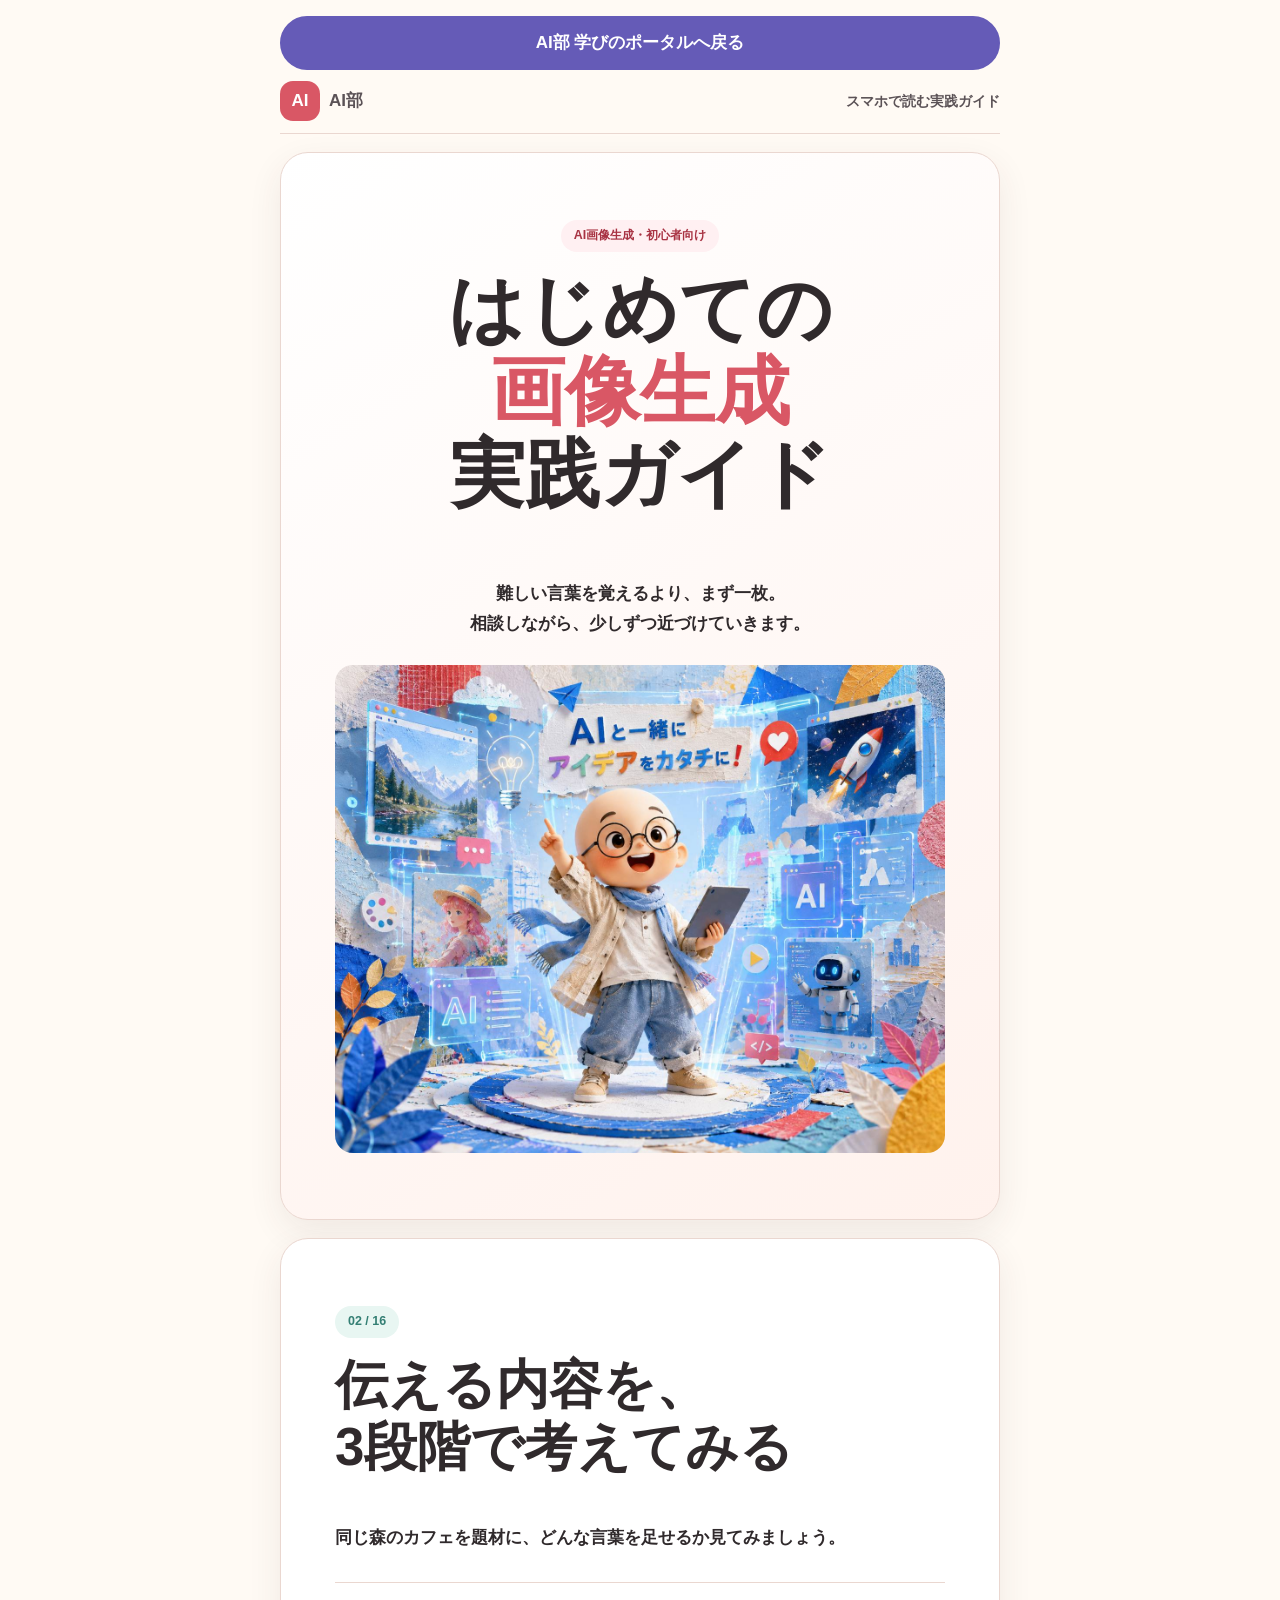
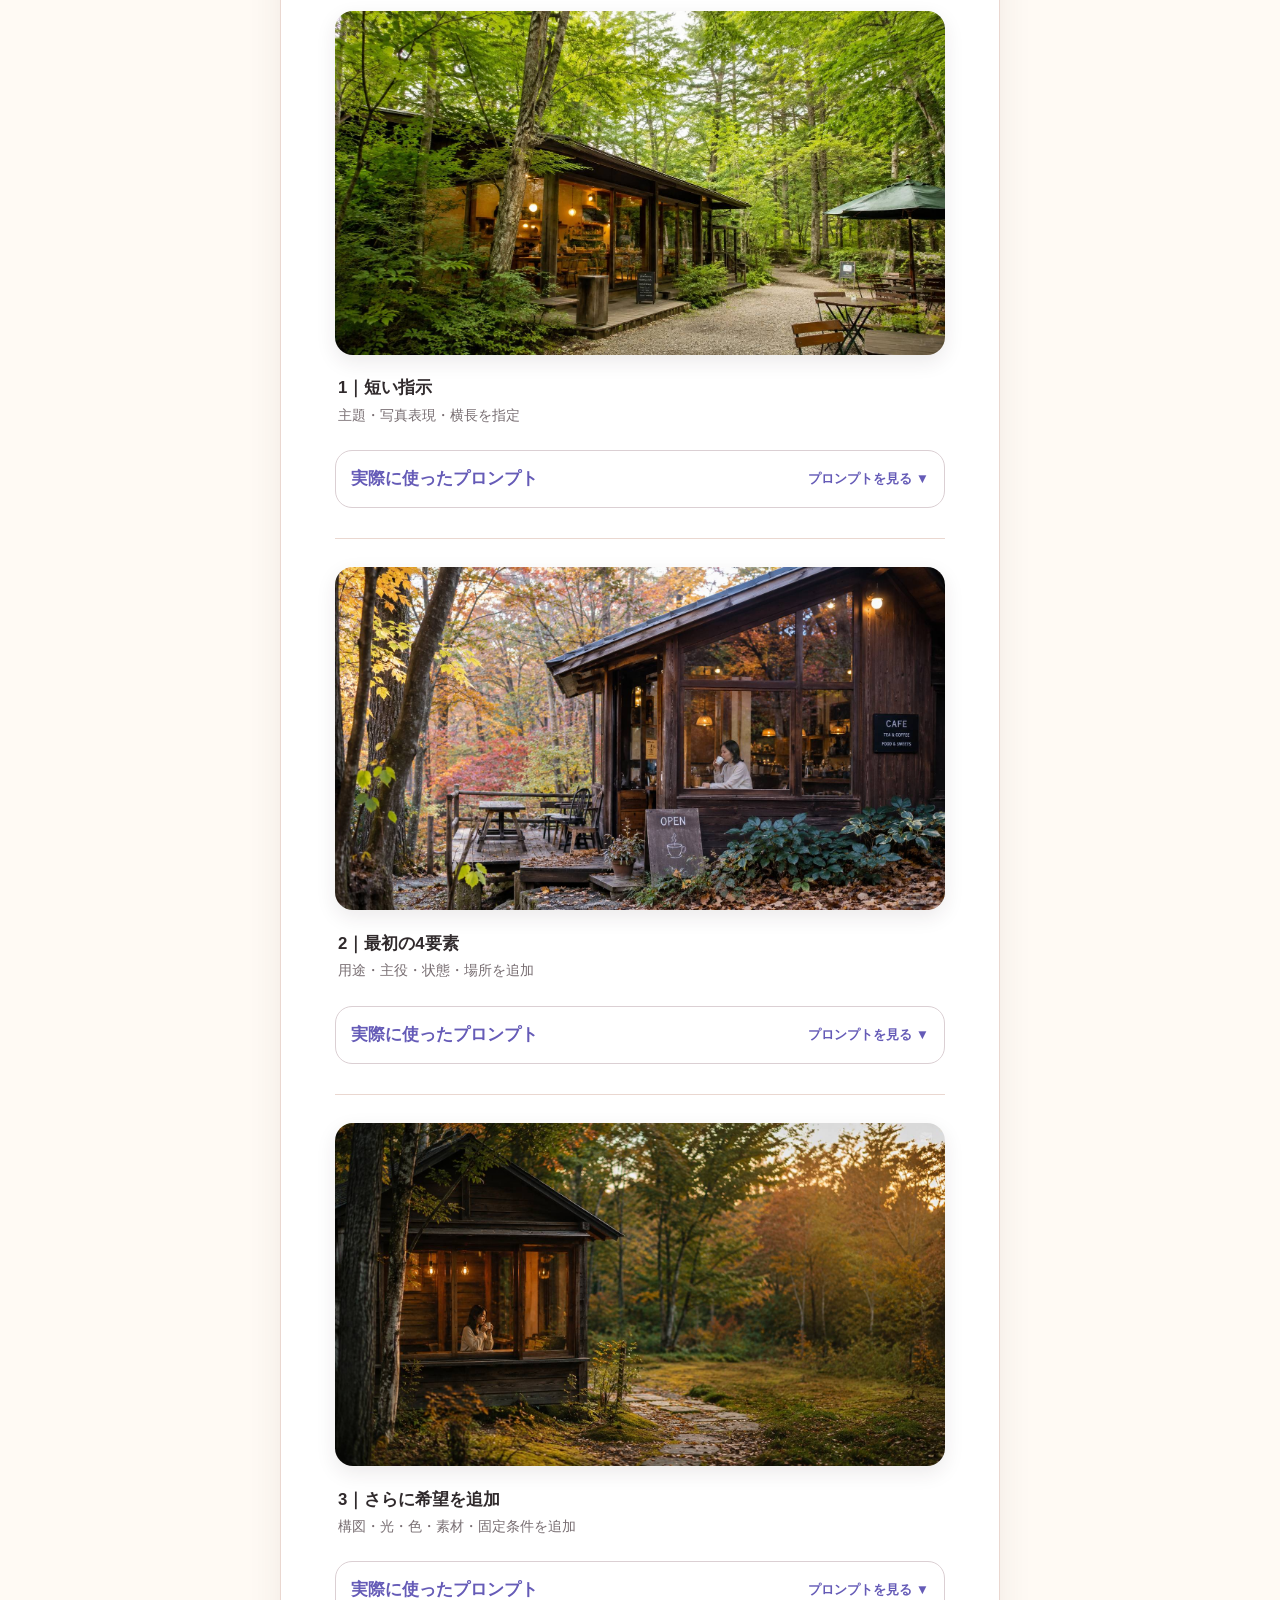
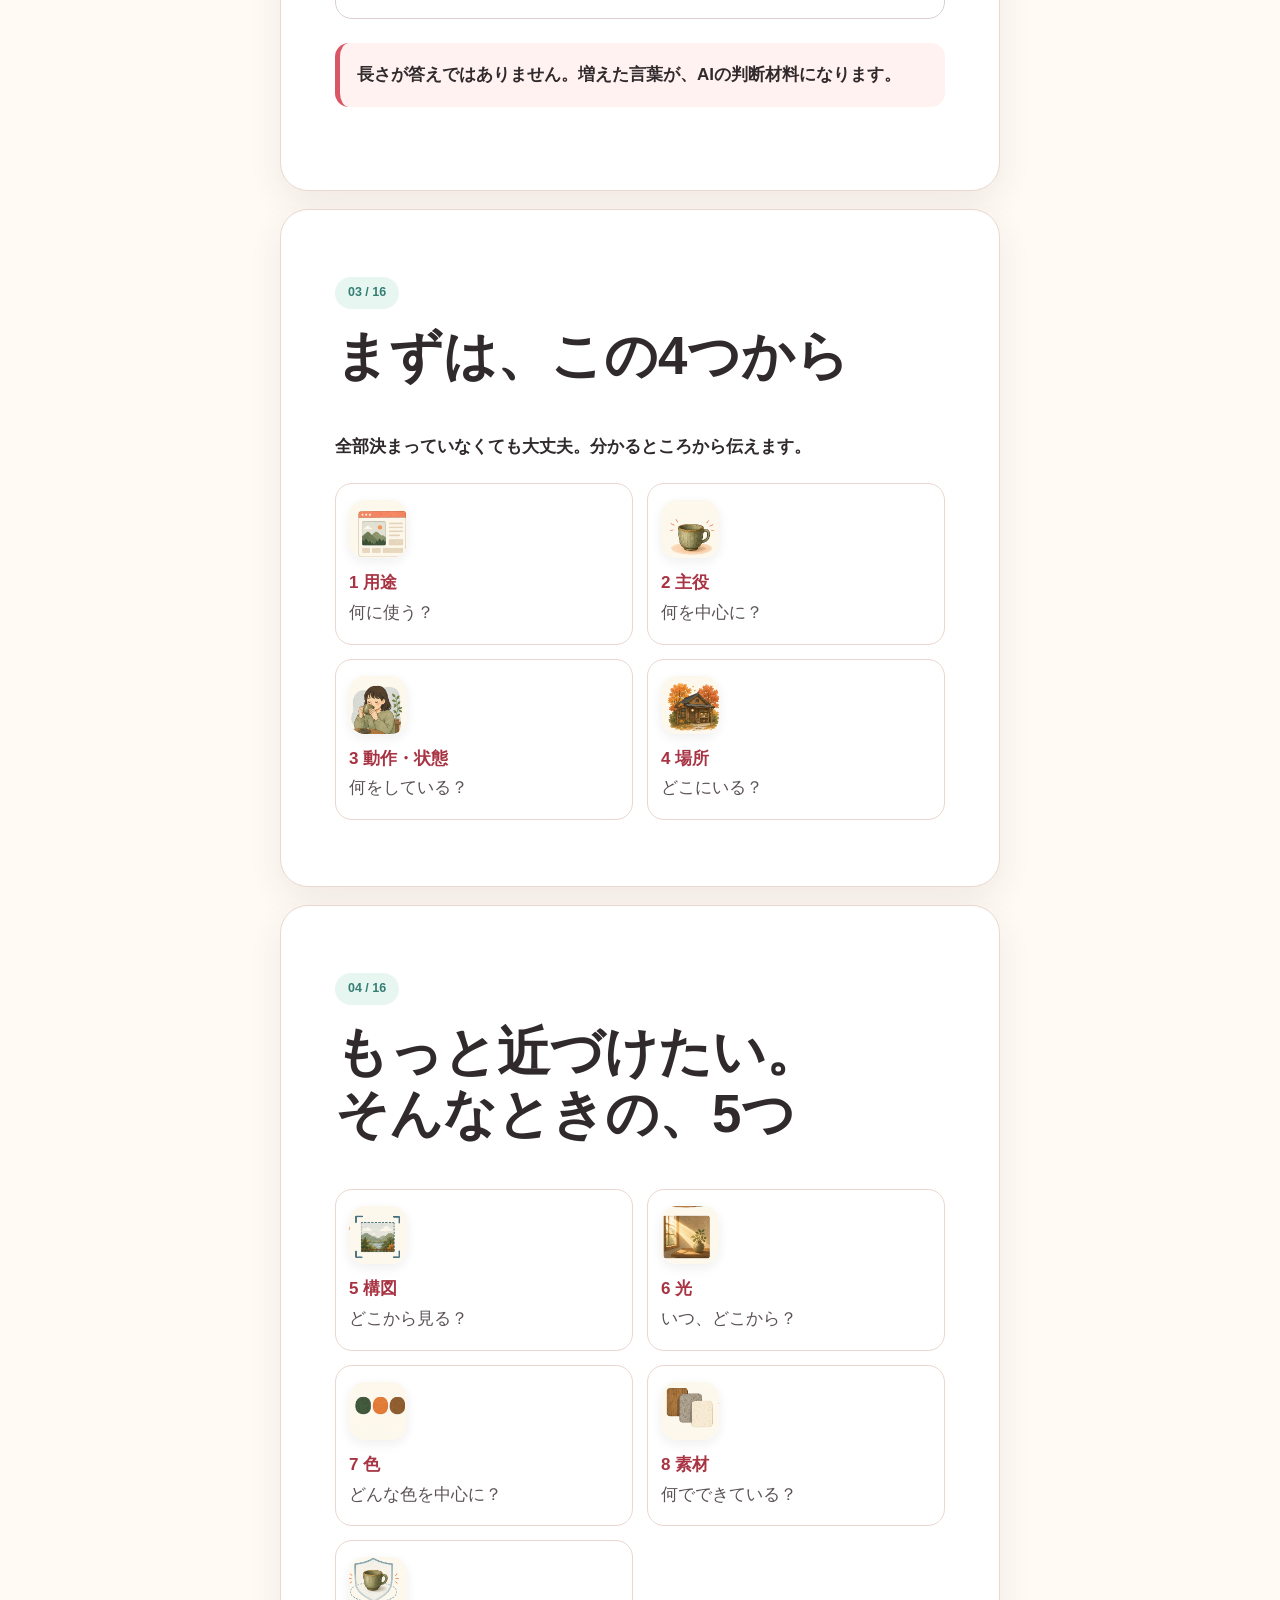
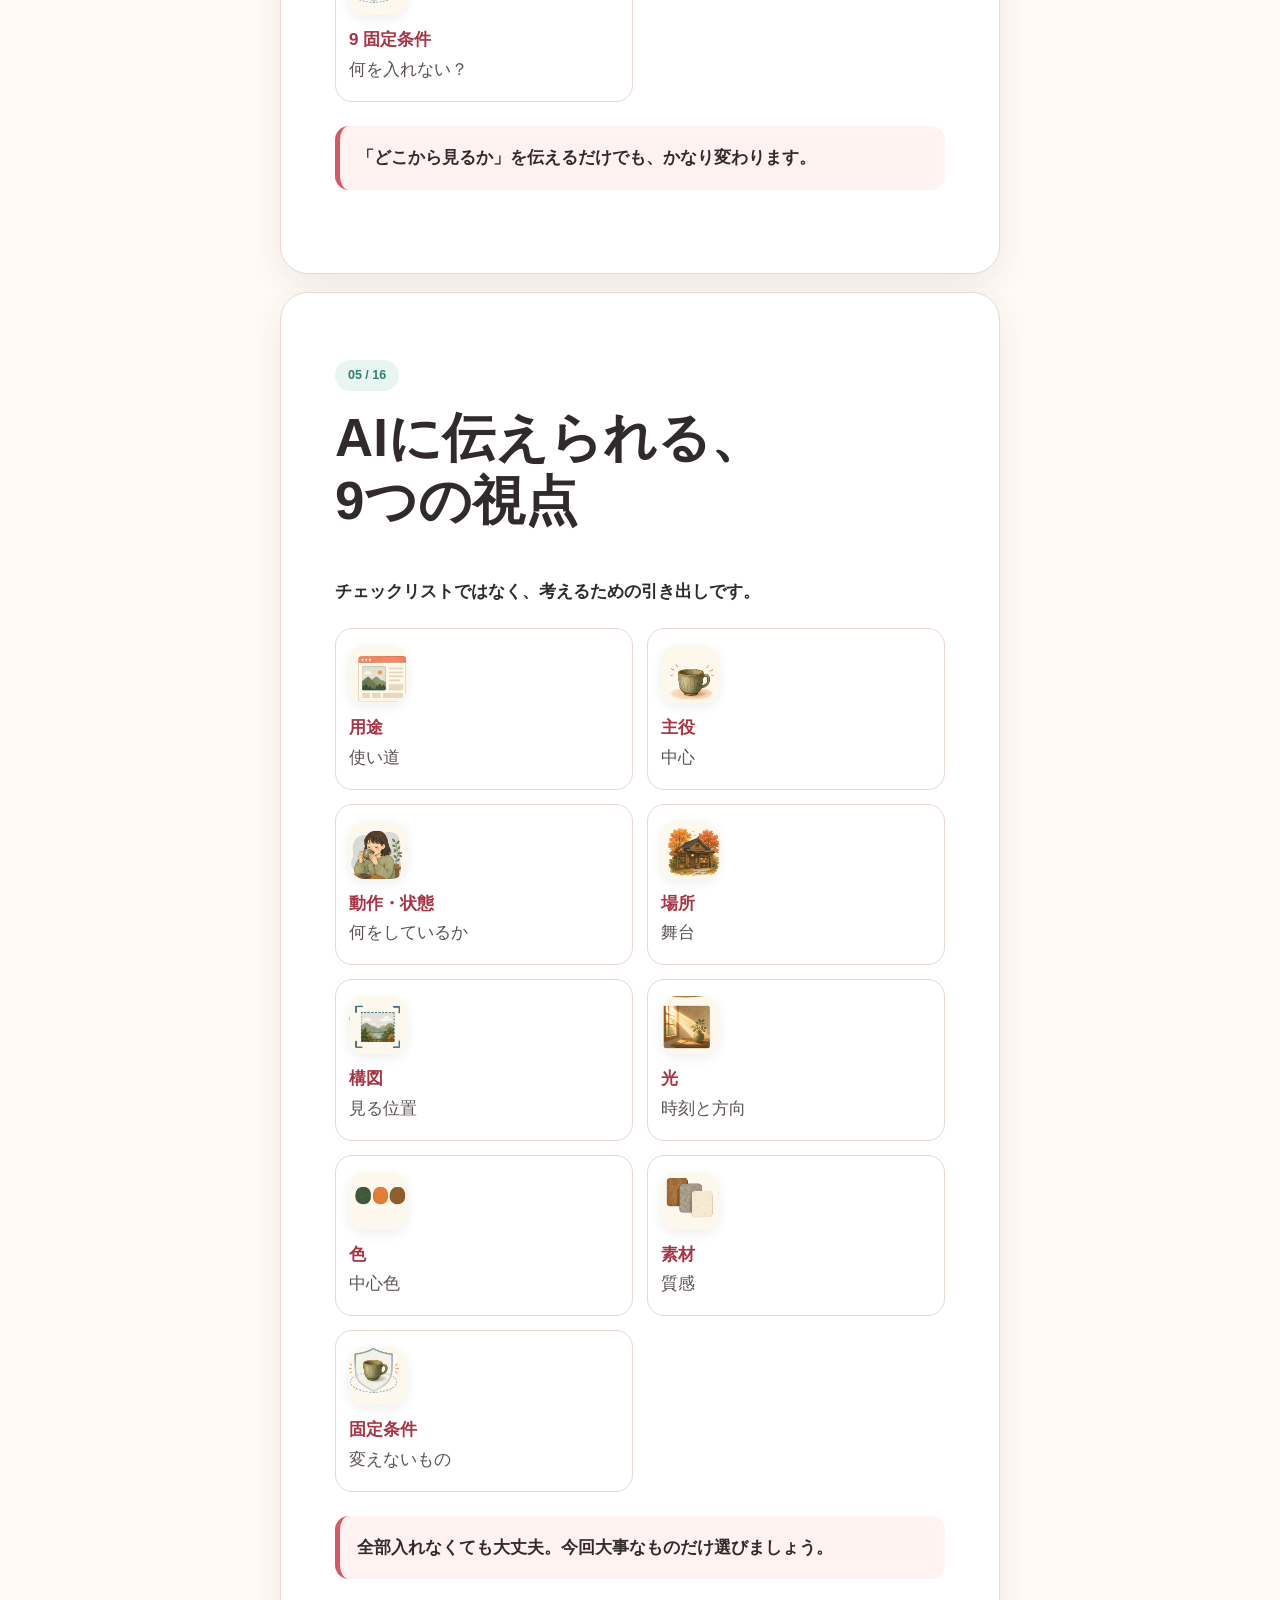
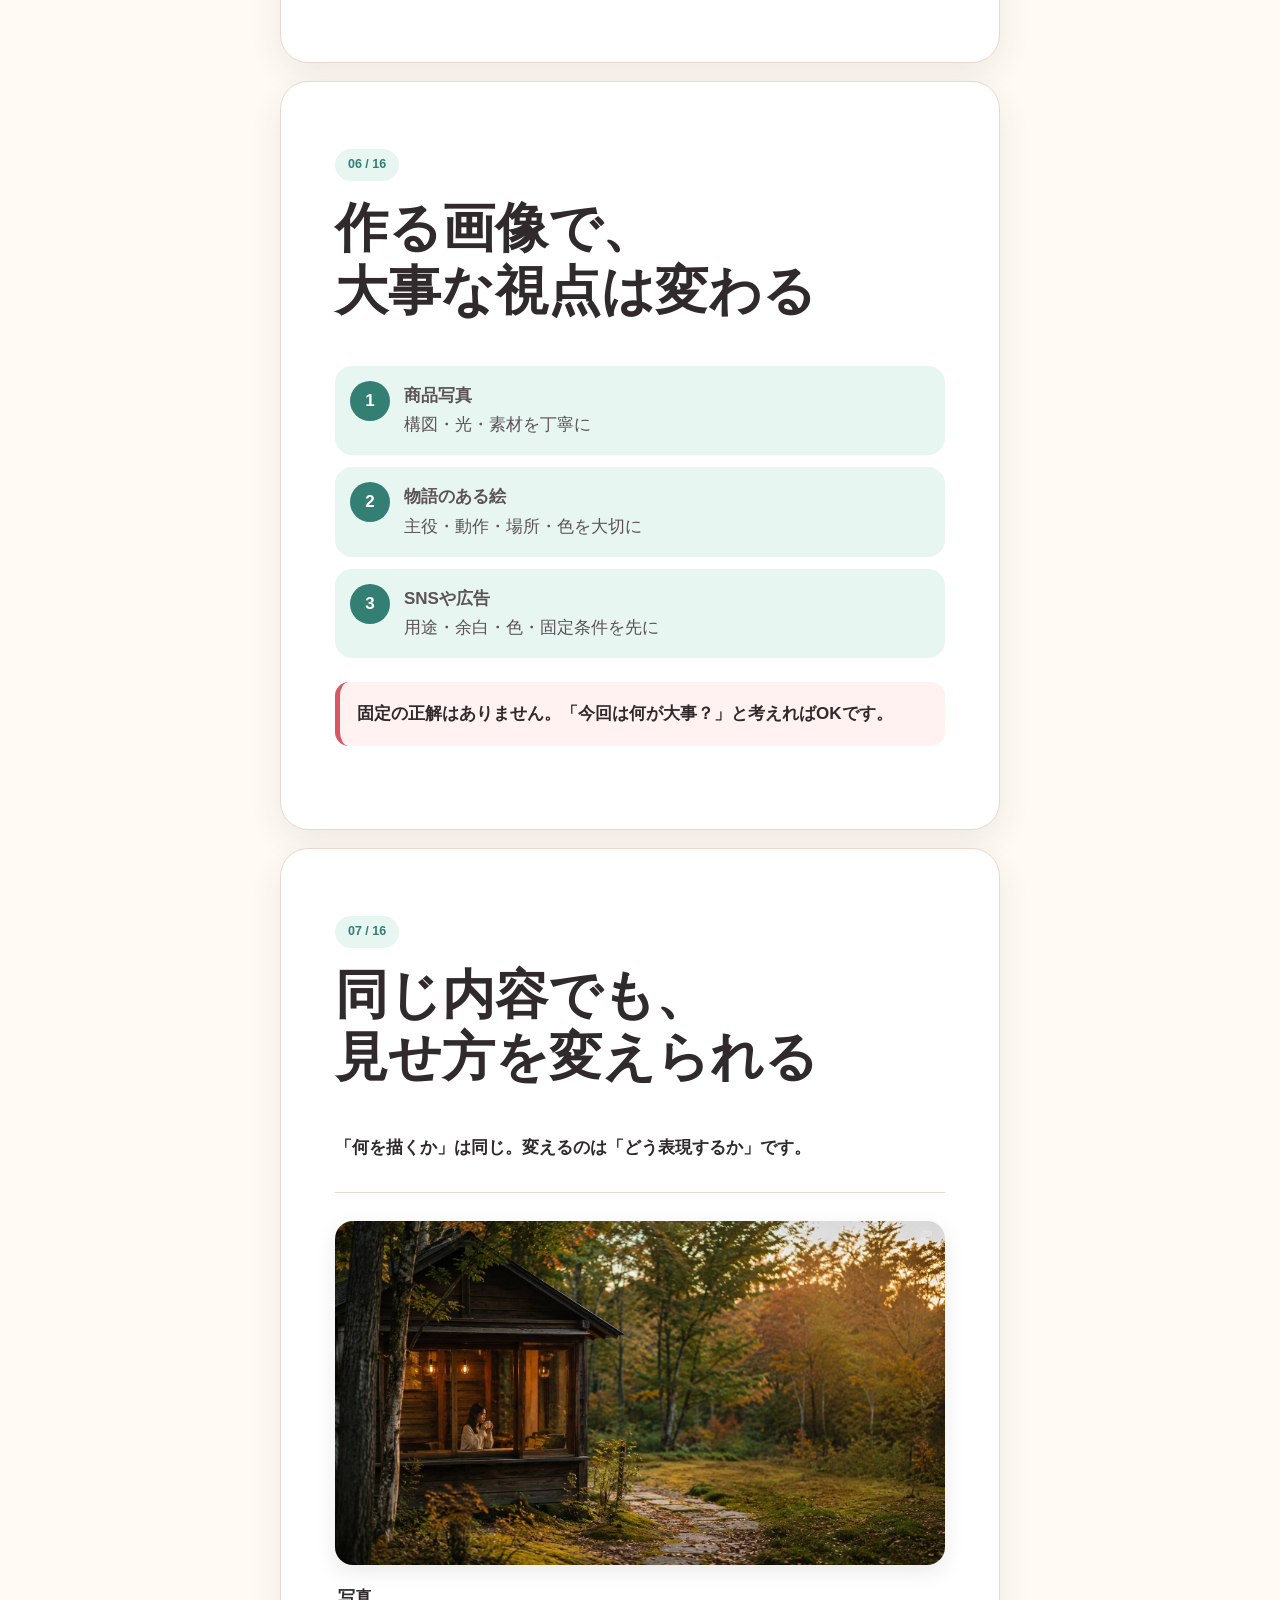
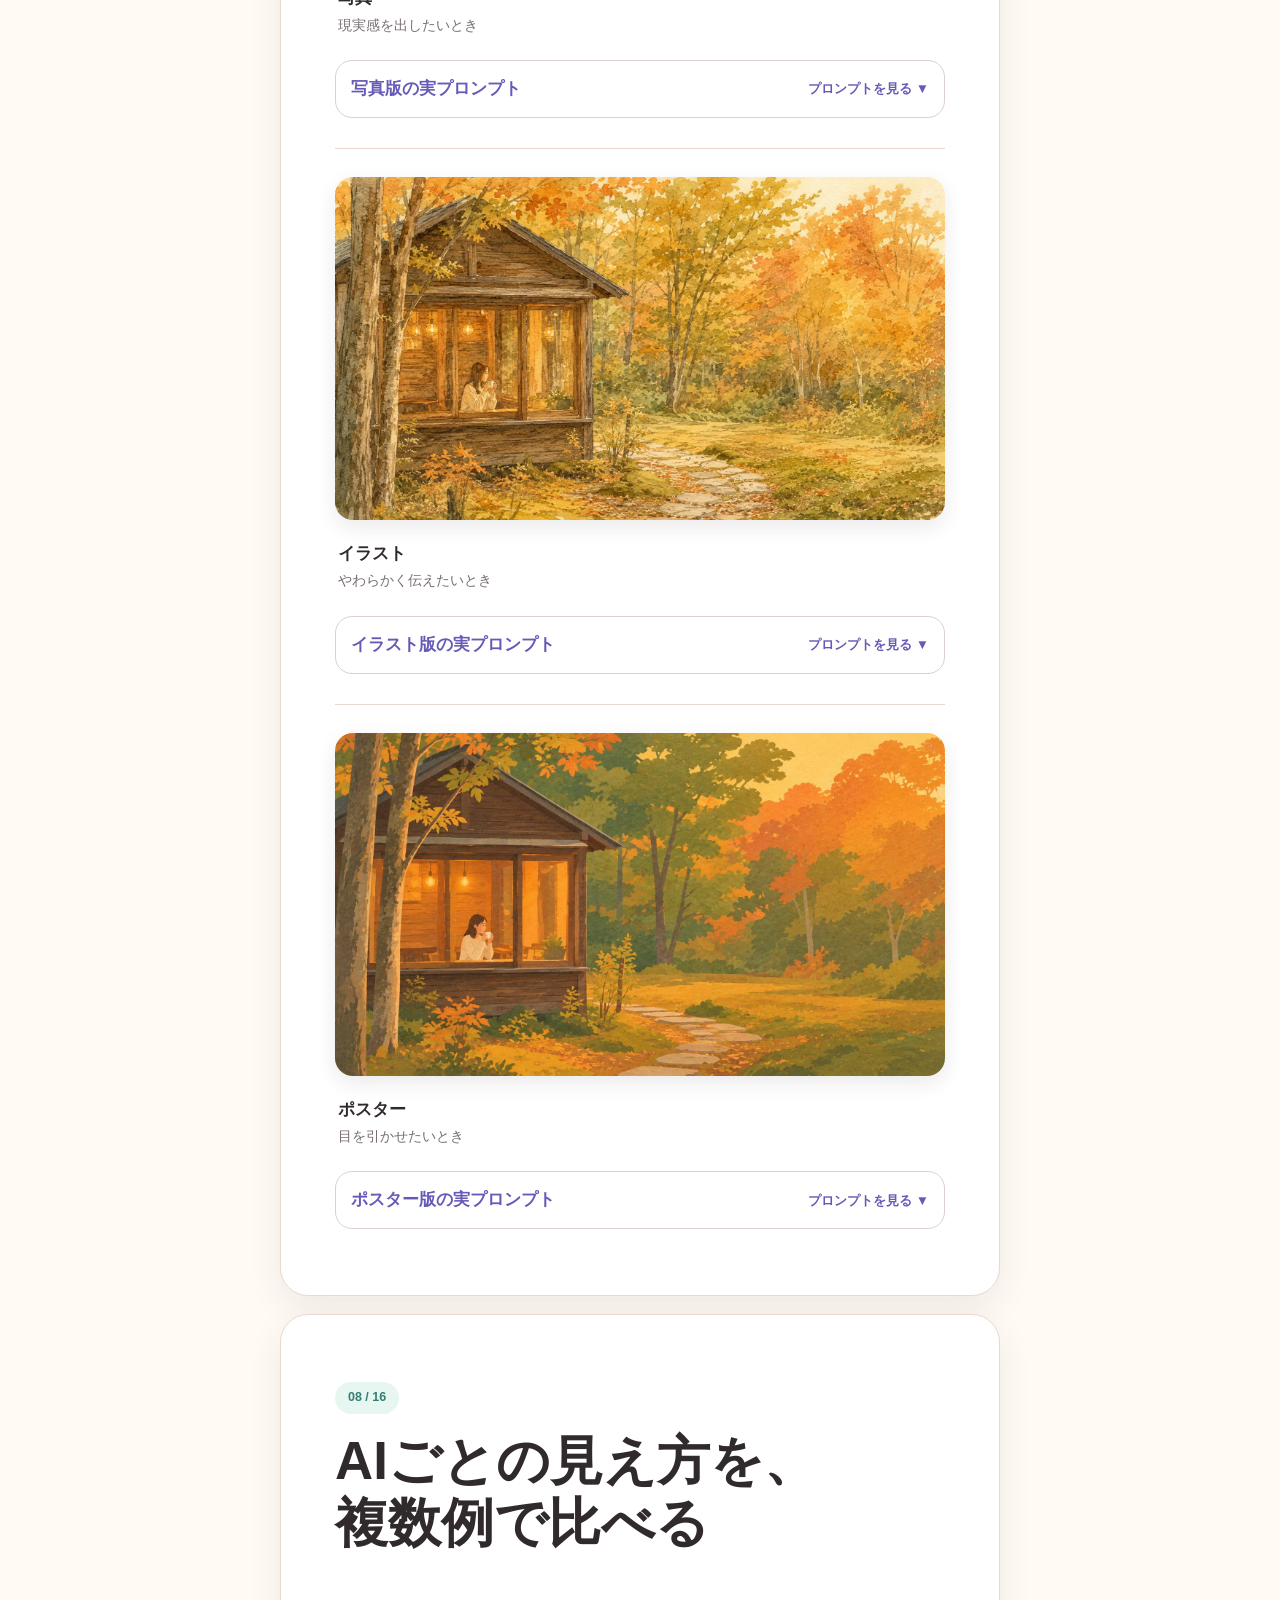
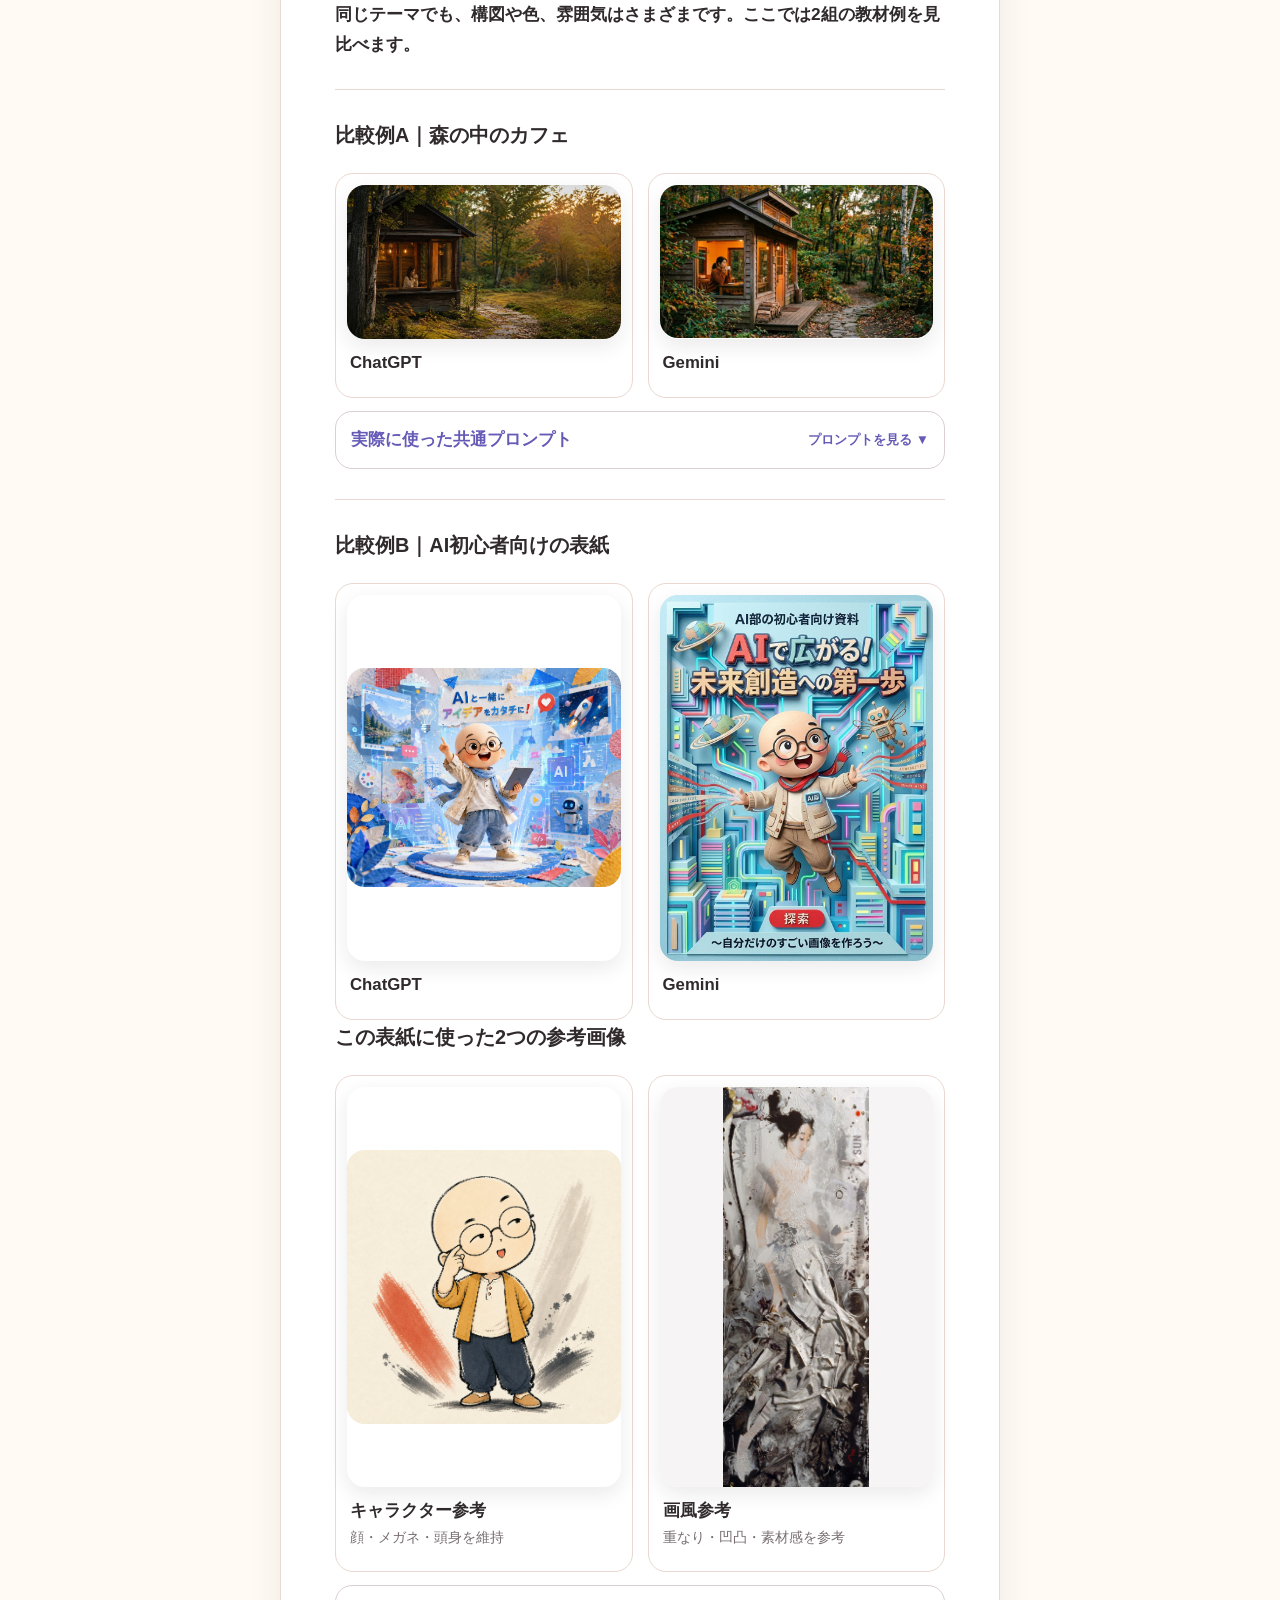
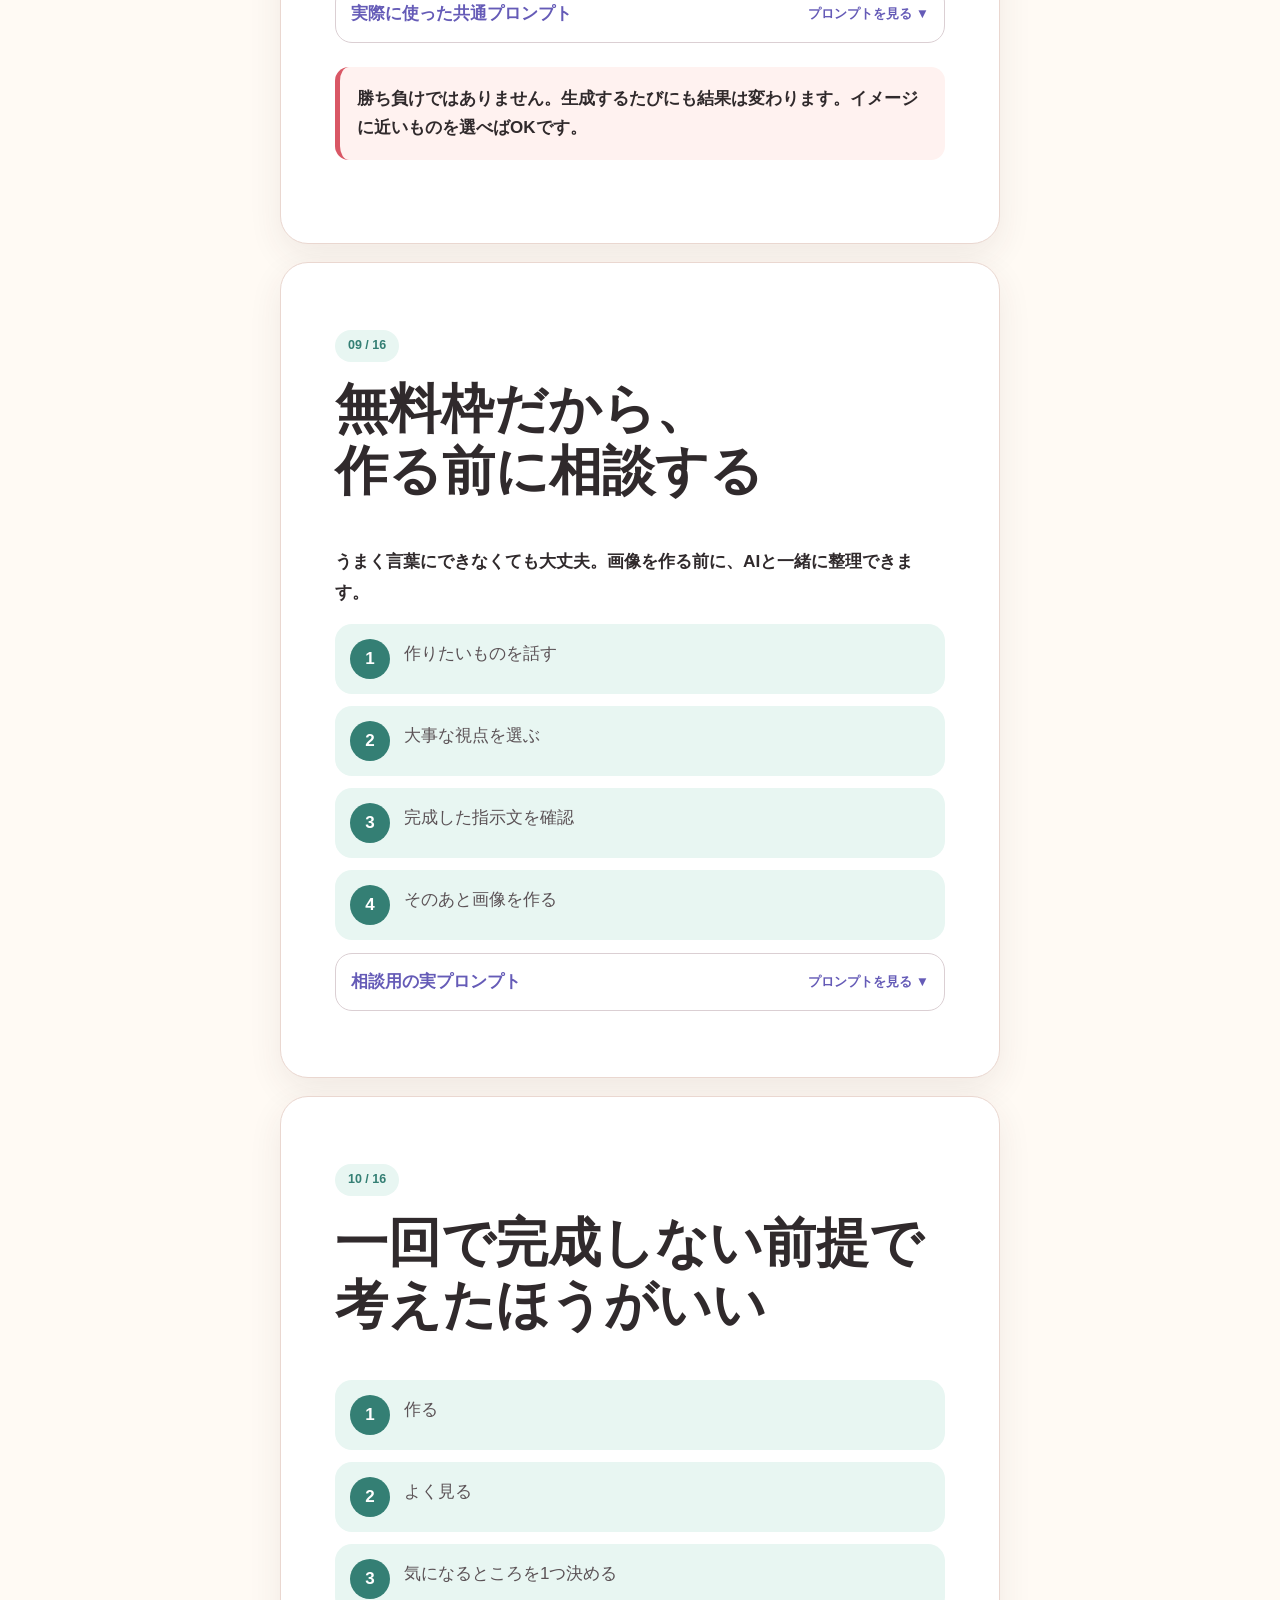
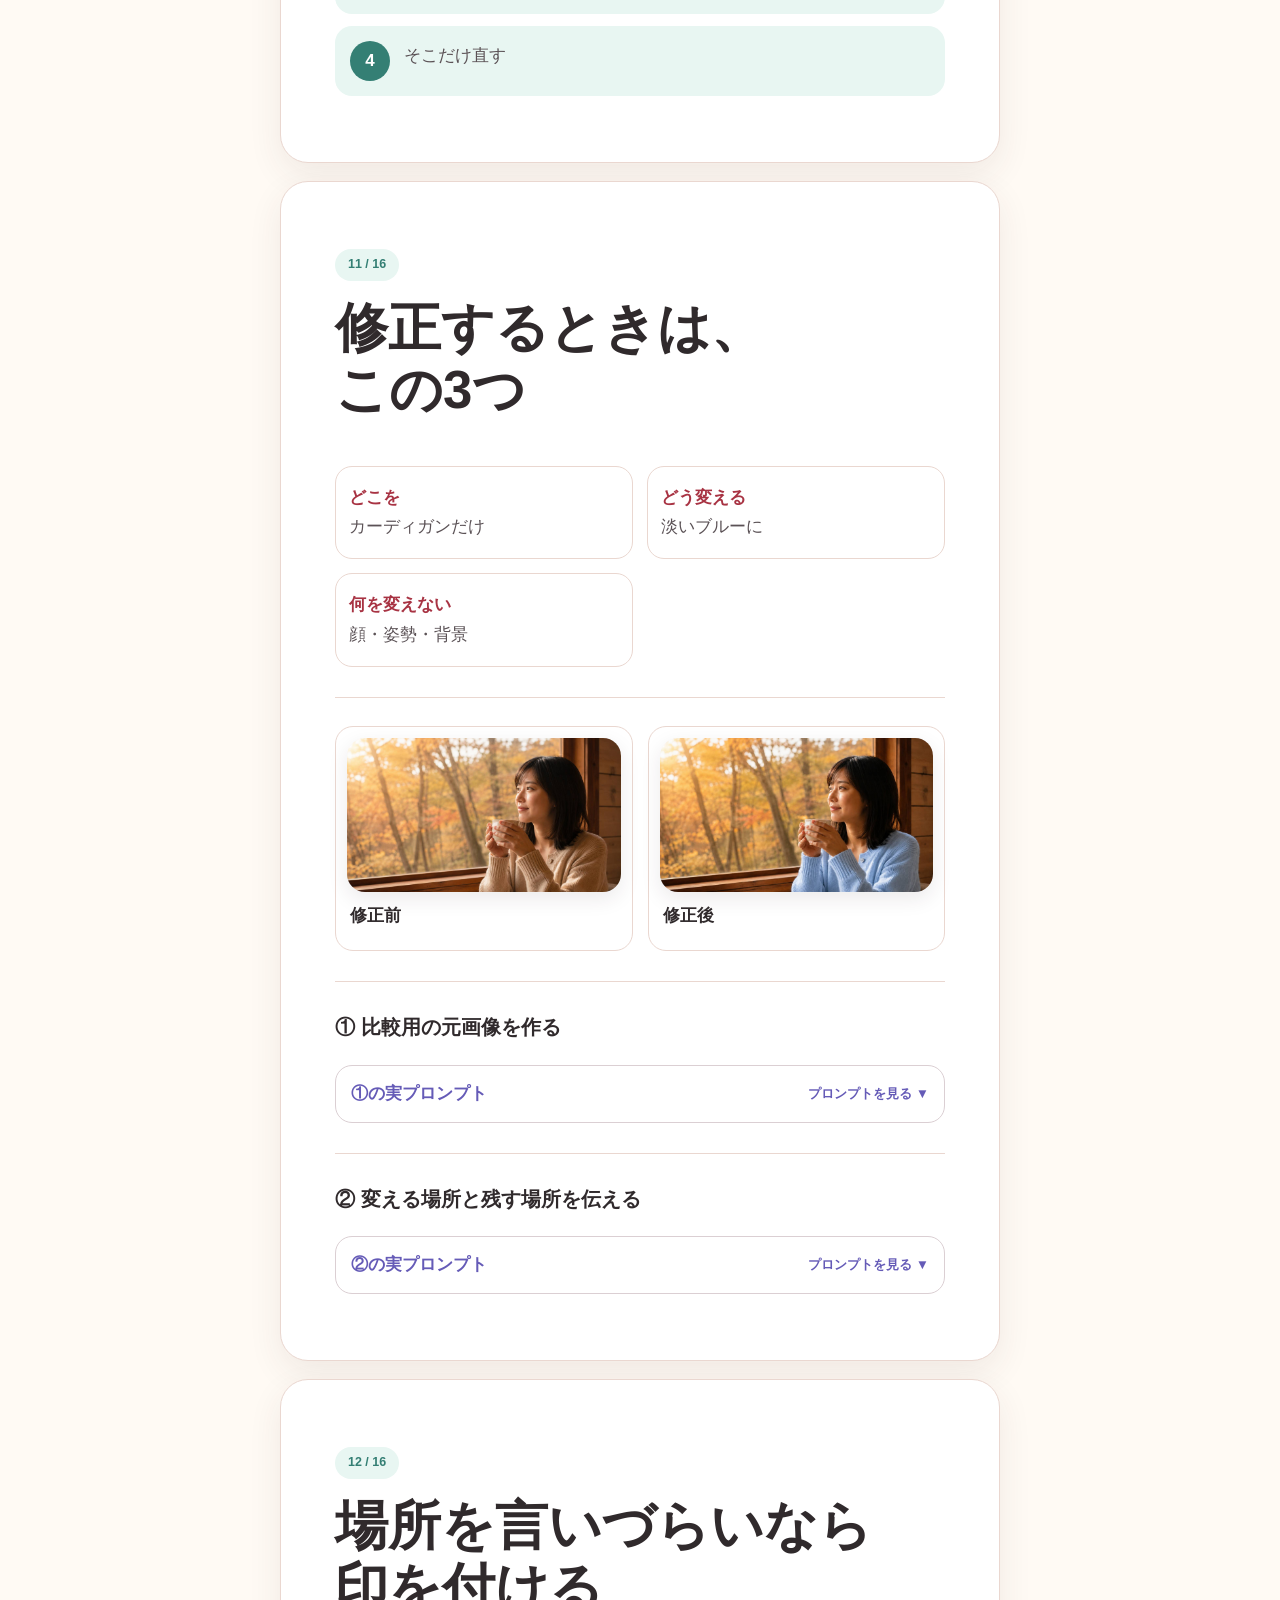
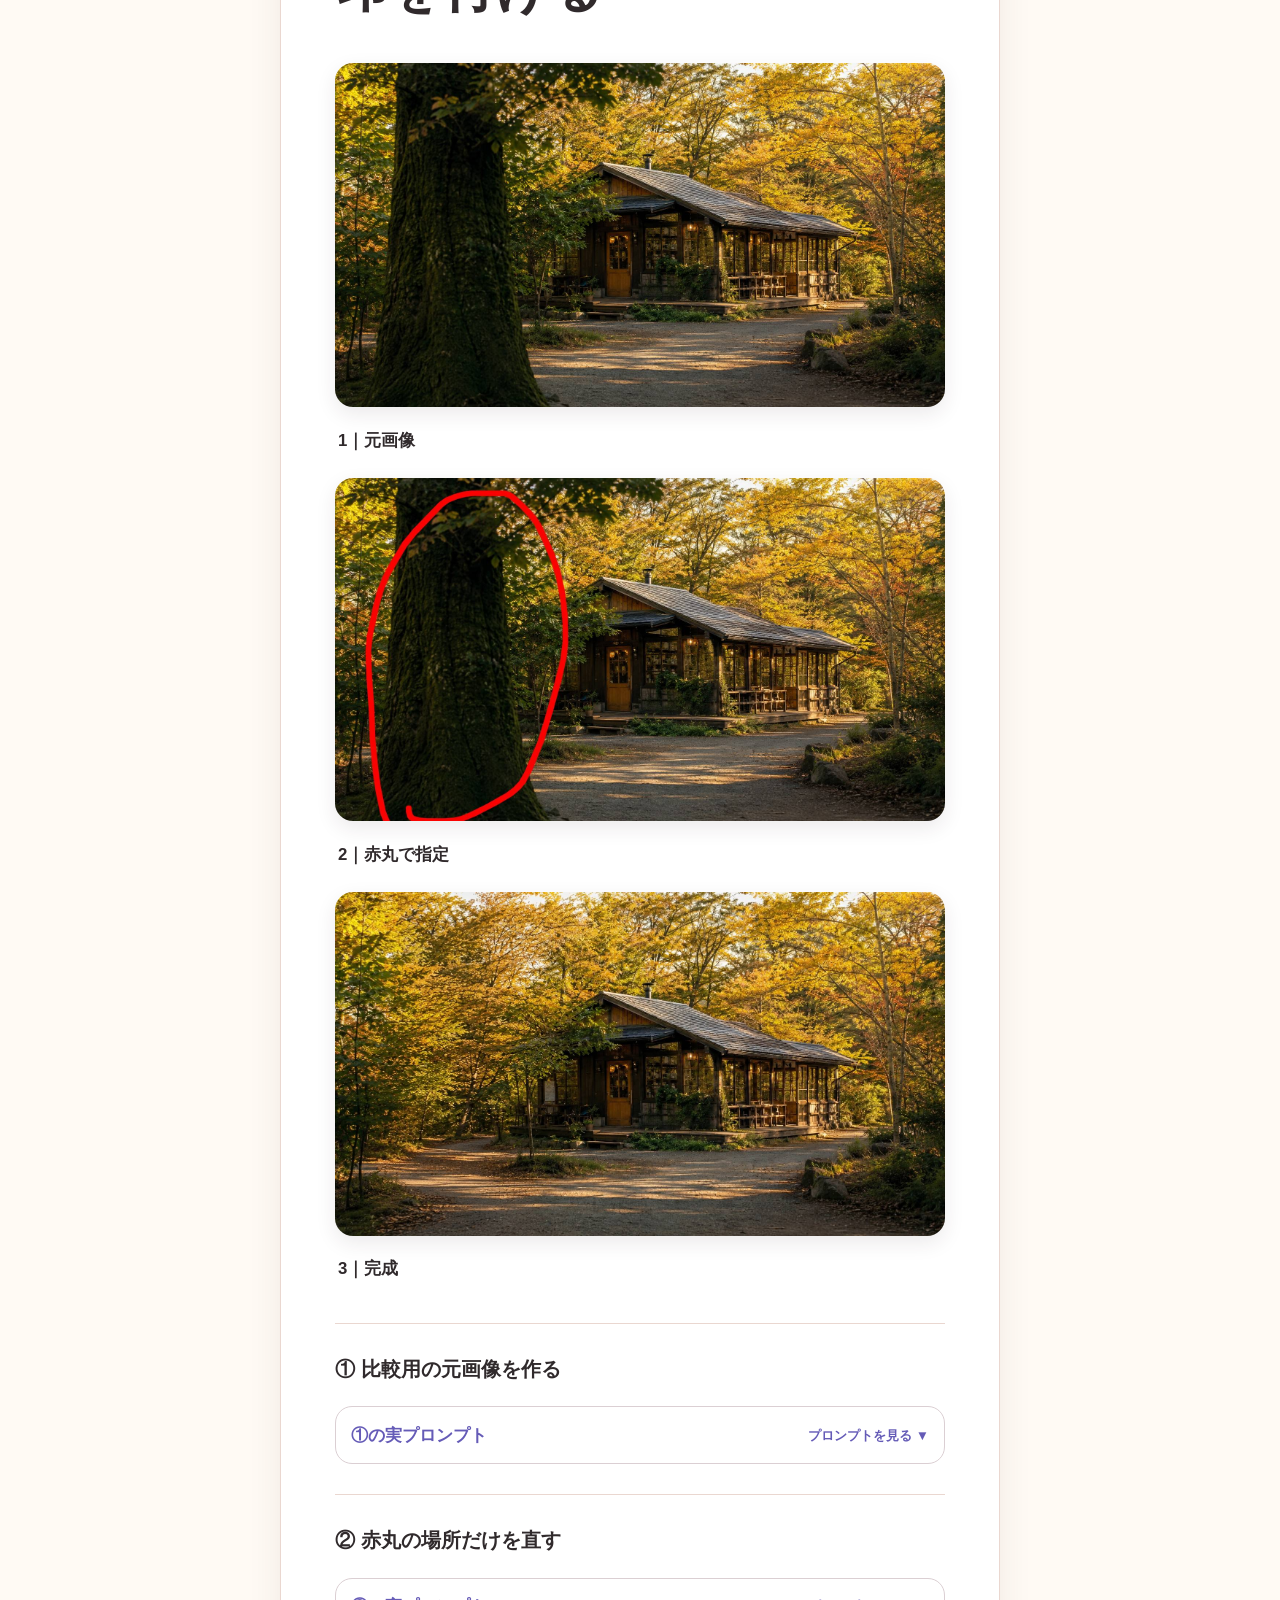
<file: lesson-3/index.html>
<!doctype html><html lang="ja"><head><meta charset="utf-8"><meta name="viewport" content="width=device-width,initial-scale=1"><link rel="icon" href="data:image/svg+xml,%3Csvg xmlns='http://www.w3.org/2000/svg' viewBox='0 0 64 64'%3E%3Crect width='64' height='64' rx='18' fill='%23d95765'/%3E%3Ctext x='32' y='41' text-anchor='middle' font-family='Arial' font-size='26' font-weight='700' fill='white'%3EAI%3C/text%3E%3C/svg%3E"><title>AI画像生成 はじめての画像生成実践ガイド｜AI部</title>
<style>
:root{--bg:#fffaf4;--paper:#fff;--ink:#302a2c;--body:#5b5256;--coral:#d95765;--mint:#347f74;--purple:#655bb7;--line:#ead7d0}*{box-sizing:border-box}html{scroll-behavior:smooth}body{margin:0;background:var(--bg);color:var(--body);font:17px/1.75 -apple-system,BlinkMacSystemFont,"Hiragino Sans","Yu Gothic",Meiryo,sans-serif;overflow-wrap:anywhere}button,summary{cursor:pointer;touch-action:manipulation}button:focus-visible,summary:focus-visible{outline:4px solid var(--purple);outline-offset:3px}.head,.page,footer{width:min(calc(100% - 24px),720px);margin-inline:auto}.head{display:flex;align-items:center;justify-content:space-between;min-height:64px;border-bottom:1px solid var(--line);font-weight:900}.brand{display:flex;align-items:center;gap:9px}.mark{display:grid;place-items:center;width:40px;height:40px;border-radius:13px;background:var(--coral);color:white}.page{margin-top:18px;padding:52px 18px;background:var(--paper);border:1px solid var(--line);border-radius:28px;box-shadow:0 12px 34px #432b3115}.cover{text-align:center;background:linear-gradient(150deg,#fff,#fff2ed)}.no{display:inline-block;margin:0 0 16px;padding:5px 13px;border-radius:999px;background:#e8f6f2;color:var(--mint);font-size:.78rem;font-weight:900}.cover .no{background:#fff0f2;color:#a83343}h1,h2,h3,p{margin-top:0}h1,h2,h3{color:var(--ink)}h1{font-size:clamp(2.5rem,12vw,4.7rem);line-height:1.1}h1 span{color:var(--coral)}h2{font-size:clamp(2rem,8.3vw,3.3rem);line-height:1.18}.lead{color:var(--ink);font-size:1.08rem;font-weight:700}.hero,.pic img{display:block;width:100%;height:auto;border-radius:18px}.hero{margin-top:26px}.pic{width:100%;padding:0;border:0;border-radius:18px;background:none;box-shadow:0 7px 20px #31222718}figure{margin:0}figcaption{padding:9px 3px;color:#786e72;font-size:.9rem}figcaption b{display:block;color:var(--ink);font-size:1.05rem}.example{margin-top:30px;padding-top:28px;border-top:1px solid var(--line)}.point{margin-top:24px;padding:17px;border-left:5px solid var(--coral);border-radius:14px;background:#fff2f0;color:var(--ink);font-weight:800}.grid{display:grid;gap:14px}.cards{grid-template-columns:repeat(2,minmax(0,1fr));margin-top:22px}.card{padding:16px 13px;border:1px solid var(--line);border-radius:17px}.card b{display:block;color:#a83343}.steps{counter-reset:n;display:grid;gap:12px}.step{display:grid;grid-template-columns:42px 1fr;gap:12px;padding:15px;border-radius:17px;background:#e8f6f2}.step:before{counter-increment:n;content:counter(n);display:grid;place-items:center;width:40px;height:40px;border-radius:50%;background:var(--mint);color:white;font-weight:900}.step p{margin:0}.compare{display:grid;gap:15px}.compare figure{padding:11px;border:1px solid var(--line);border-radius:18px}.prompt{margin-top:13px;border:1px solid #dbcfd3;border-radius:17px;overflow:hidden}.prompt summary{display:flex;justify-content:space-between;align-items:center;min-height:56px;padding:13px 15px;color:var(--purple);font-weight:900;list-style:none}.prompt summary::-webkit-details-marker{display:none}.prompt summary:after{content:"プロンプトを見る ▼";font-size:.84rem;white-space:nowrap}.prompt[open] summary:after{content:"プロンプトを閉じる ▲"}.body{padding:0 15px 15px}.body pre{margin:0;padding:14px;border-radius:13px;background:#f7f4f5;color:var(--ink);font:inherit;font-size:.92rem;line-height:1.65;white-space:pre-wrap}.actions{display:flex;gap:9px;margin-top:11px}.copy,.close{min-height:46px;padding:8px 15px;border:2px solid var(--purple);border-radius:999px;background:var(--purple);color:white;font:inherit;font-size:.9rem;font-weight:900}.close{margin-left:auto;background:white;color:var(--purple)}.status{min-height:1.5em;margin:5px 0 0;color:var(--mint);font-size:.85rem}.note{padding:9px 11px;border-radius:11px;background:#fff7dc;color:#715510;font-size:.8rem}.gallery{grid-template-columns:repeat(2,minmax(0,1fr))}.gallery img{aspect-ratio:3/7;object-fit:cover}.gallery figcaption{text-align:center;color:var(--ink);font-weight:800}dialog{width:min(calc(100% - 20px),980px);padding:0;border:0;border-radius:18px;background:#111}dialog::backdrop{background:#000b}dialog img{display:block;max-width:100%;max-height:84vh;margin:auto}.x{position:absolute;right:8px;top:8px;width:48px;height:48px;border:0;border-radius:50%;font-size:1.4rem}footer{padding:44px 12px 70px;text-align:center}@media(min-width:680px){.page{padding:66px 54px}.compare{grid-template-columns:1fr 1fr}.gallery{grid-template-columns:repeat(3,1fr)}}
.gallery figcaption:after{display:block;margin-top:5px;color:#786e72;font-size:.82rem;font-weight:500;line-height:1.55}.gallery figure:nth-child(1) figcaption:after{content:"遠景・中景・近景を重ねると、旅の途中のような広がりを作れます。"}.gallery figure:nth-child(2) figcaption:after{content:"色数や層数を決めると、切り紙のような独自の画風になります。"}.gallery figure:nth-child(3) figcaption:after{content:"同じ村でも、素材を変えるだけで手作りの立体作品のように見せられます。"}.gallery figure:nth-child(4) figcaption:after{content:"主役、光、背景を絞ると、商品が伝わる一枚になります。"}.gallery figure:nth-child(5) figcaption:after{content:"使う場面を先に伝えると、見出しを置く場所まで空けられます。"}.gallery figure:nth-child(6) figcaption:after{content:"人物、天気、光を組み合わせると、前後を想像できる場面になります。"}
.view-icon{display:block;width:58px;height:58px;margin:0 0 10px;border-radius:16px;background-image:url('assets/guide-icons/nine-views-v1.png');background-size:300% 300%;box-shadow:0 4px 12px #31222712}.cards .card:nth-child(1) .view-icon{background-position:0 0}.cards .card:nth-child(2) .view-icon{background-position:50% 0}.cards .card:nth-child(3) .view-icon{background-position:100% 0}.cards .card:nth-child(4) .view-icon{background-position:0 50%}.cards .card:nth-child(5) .view-icon{background-position:50% 50%}.cards .card:nth-child(6) .view-icon{background-position:100% 50%}.cards .card:nth-child(7) .view-icon{background-position:0 100%}.cards .card:nth-child(8) .view-icon{background-position:50% 100%}.cards .card:nth-child(9) .view-icon{background-position:100% 100%}.nine-views-visual{display:none}.compare img{max-height:330px;object-fit:contain;background:#f7f4f5}.reference-page .grid img{max-height:380px;object-fit:contain;background:#f7f4f5}@media(min-width:680px){.compare img{max-height:400px}.reference-page .grid img{max-height:430px}}
</style><style>.compare figure{display:flex;flex-direction:column;justify-content:center}.compare figure .pic{display:flex;align-items:center;flex:1}.compare figure .pic img{margin-block:auto}.use-plan{display:grid;gap:12px;margin-top:22px}.use-plan .card{border-color:#cfe4df}.use-plan .card:first-child{background:#fff2f0}.use-plan .card:last-child{background:#e8f6f2}</style></head><body><header class="head"><span class="brand"><span class="mark">AI</span>AI部</span><small>スマホで読む実践ガイド</small></header><main>
<section class="page cover"><p class="no">AI画像生成・初心者向け</p><h1>はじめの<br><span>画像実践ガイド</span></h1><p class="lead">難しい言葉を覚えるより、まず一枚。<br>相談しながら、少しずつ近づけていきます。</p><img class="hero" src="assets/cover/cover-chatgpt.jpg" width="1402" height="1122" alt="AIと一緒にアイデアを形にするコラージュ"><div class="example"><h3>この表紙に使った2つの参考画像</h3><div class="compare"><figure><button class="pic zoom" data-src="assets/cover/references/character.PNG"><img src="assets/cover/references/character.PNG" width="1254" height="1254" alt="表紙の主役にした丸メガネのキャラクター"></button><figcaption><b>キャラクター参考</b>顔・メガネ・頭身を維持</figcaption></figure><figure><button class="pic zoom" data-src="assets/cover/references/style.JPG"><img src="assets/cover/references/style.JPG" width="600" height="1650" alt="紙や布の重なりと立体感がある画風参考"></button><figcaption><b>画風参考</b>重なり・凹凸・素材感を参考</figcaption></figure></div><details class="prompt"><summary>表紙の実プロンプト</summary><div class="body"><pre id="p-cover">AI部の初心者向け資料の表紙用の画像を作成してください。

目的は、「AIでこんな画像が作れるんだ」と初心者にも直感的に伝わる、魅力的で印象的なビジュアルにすることです。

主役は、添付したキャラクターです。
このキャラクターの以下の特徴は維持してください。

- スキンヘッド
- 丸メガネ
- デフォルメされた可愛い頭身バランス
- 顔の雰囲気

キャラクターは、楽しそうでワクワクしている様子にしてください。
構図は、キャラクターの全身が見えるようにしてください。

背景は、未来的なデジタル空間にしてください。
ネオンが光る未来感のある雰囲気にしつつ、初心者にも親しみやすい、明るく楽しい印象にしてください。

色合いは、全体を薄いブルー基調にしてください。
そのうえで、明るくカラフルな配色にし、ポイントカラーとして赤を入れてください。
差し色として、他のカラフルな色を使っても構いません。

表現スタイルは、単なる平面的なイラストではなく、参考画像のような立体感のあるアート表現にしてください。
特に以下の要素を取り入れてください。

- コラージュのような重なり
- 凹凸を感じる立体感
- 紙や布のような質感
- アート作品のような奥行きのある表現

ただし、主役のキャラクターは見失わないように、分かりやすく目立たせてください。
複雑になりすぎず、「すごい」「楽しそう」「こんな画像が作れるんだ」と感じられる表紙向けビジュアルにしてください。

服装は固定しなくて構いません。
必要であれば、未来感と自然さが両立するように、麻などの自然素材を感じさせる服にアレンジしても構いません。

全体として、初心者向け資料の表紙にふさわしい、親しみやすさ、楽しさ、未来感、アート性を両立した画像にしてください。</pre><div class="actions"><button class="copy" data-copy="p-cover">コピー</button><button class="close">閉じる ▲</button></div><p class="status"></p></div></details></div></section>

<section class="page"><p class="no">02 / 16</p><h2>伝える内容を、3段階で考えてみる</h2><p class="lead">同じ森のカフェを題材に、どんな言葉を足せるか見てみましょう。</p>
<div class="example"><figure><button class="pic zoom" data-src="assets/information-level/cafe-short.jpg"><img src="assets/information-level/cafe-short.jpg" width="1672" height="941" alt="短い指示の森のカフェ"></button><figcaption><b>1｜短い指示</b>主題・写真表現・横長を指定</figcaption></figure><details class="prompt"><summary>実際に使ったプロンプト</summary><div class="body"><pre id="p-short">森の中のカフェを、自然な写真として作ってください。
横長16:9。</pre><div class="actions"><button class="copy" data-copy="p-short">コピー</button></div><p class="status"></p></div></details></div>
<div class="example"><figure><button class="pic zoom" data-src="assets/information-level/cafe-four-elements.jpg"><img src="assets/information-level/cafe-four-elements.jpg" width="1672" height="941" alt="4要素版の森のカフェ"></button><figcaption><b>2｜最初の4要素</b>用途・主役・状態・場所を追加</figcaption></figure><details class="prompt"><summary>実際に使ったプロンプト</summary><div class="body"><pre id="p-four">用途：
ウェブサイトで森のカフェを紹介するための横長画像。

主役：
小さな木造カフェ。

動作・状態：
窓辺で一人の成人女性がコーヒーを飲んでいる。

場所：
秋の森の中。

自然な写真として作ってください。
横長16:9。</pre><div class="actions"><button class="copy" data-copy="p-four">コピー</button><button class="close">閉じる ▲</button></div><p class="status"></p></div></details></div>
<div class="example"><figure><button class="pic zoom" data-src="assets/information-level/cafe-detailed.jpg"><img src="assets/information-level/cafe-detailed.jpg" width="1672" height="941" alt="詳しい指示の森のカフェ"></button><figcaption><b>3｜さらに希望を追加</b>構図・光・色・素材・固定条件を追加</figcaption></figure><details class="prompt"><summary>実際に使ったプロンプト</summary><div class="body"><pre id="p-detail">用途：
ウェブサイトで森のカフェを紹介するための見出し画像。横長16:9。

主役：
秋の森に建つ、小さな木造カフェ。

動作・状態：
窓辺で一人の成人女性が、白い陶器のカップでコーヒーを飲んでいる。

場所：
深い緑と紅葉が混ざる、静かな秋の森。

構図：
人の目の高さから、少し離れた位置で建物全体を見る。
カフェを画面左寄りに置き、右側には見出しを載せられる静かな余白を残す。

光：
夕方の柔らかい自然光。
カフェの窓から暖かなオレンジ色の明かりが漏れている。

色：
深い緑、自然な茶色、暖かなオレンジを中心にする。

素材：
木の外壁、石の小道、透明な窓ガラスの質感が分かるようにする。

固定条件：
文字、ロゴ、看板の文字、ほかの人物、車は入れない。

自然で落ち着いた写真として作ってください。</pre><div class="actions"><button class="copy" data-copy="p-detail">コピー</button><button class="close">閉じる ▲</button></div><p class="status"></p></div></details></div><p class="point">長さが答えではありません。増えた言葉が、AIの判断材料になります。</p></section>

<section class="page"><p class="no">03 / 16</p><h2>まずは、この4つから</h2><p class="lead">全部決まっていなくても大丈夫。分かるところから伝えます。</p><div class="grid cards"><div class="card"><b>1 用途</b>何に使う？</div><div class="card"><b>2 主役</b>何を中心に？</div><div class="card"><b>3 動作・状態</b>何をしている？</div><div class="card"><b>4 場所</b>どこにいる？</div></div></section>
<section class="page"><p class="no">04 / 16</p><h2>もっと近づけたいときの、5つ</h2><div class="grid cards"><div class="card"><b>5 構図</b>どこから見る？</div><div class="card"><b>6 光</b>いつ、どこから？</div><div class="card"><b>7 色</b>どんな色を中心に？</div><div class="card"><b>8 素材</b>何でできている？</div><div class="card"><b>9 固定条件</b>何を入れない？</div></div><p class="point">「どこから見るか」を伝えるだけでも、かなり変わります。</p></section>
<section class="page"><p class="no">05 / 16</p><h2>AIに伝えられる、9つの視点</h2><p class="lead">チェックリストではなく、考えるための引き出しです。</p><button class="pic zoom" data-src="assets/guide-icons/nine-views-v1.png"><img src="assets/guide-icons/nine-views-v1.png" width="1254" height="1254" alt="用途、主役、動作、場所、構図、光、色、素材、固定条件を表す9つのイメージ"></button><div class="grid cards"><div class="card"><b>用途</b>使い道</div><div class="card"><b>主役</b>中心</div><div class="card"><b>動作・状態</b>何をしているか</div><div class="card"><b>場所</b>舞台</div><div class="card"><b>構図</b>見る位置</div><div class="card"><b>光</b>時刻と方向</div><div class="card"><b>色</b>中心色</div><div class="card"><b>素材</b>質感</div><div class="card"><b>固定条件</b>変えないもの</div></div><p class="point">全部入れなくても大丈夫。今回大事なものだけ選びましょう。</p></section>
<section class="page"><p class="no">06 / 16</p><h2>作る画像で、大事な視点は変わる</h2><div class="steps"><div class="step"><p><b>商品写真</b><br>構図・光・素材を丁寧に</p></div><div class="step"><p><b>物語のある絵</b><br>主役・動作・場所・色を大切に</p></div><div class="step"><p><b>SNSや広告</b><br>用途・余白・色・固定条件を先に</p></div></div><p class="point">固定の正解はありません。「今回は何が大事？」と考えればOKです。</p></section>

<section class="page"><p class="no">07 / 16</p><h2>同じ内容でも、見せ方を変えられる</h2><p class="lead">「何を描くか」は同じ。変えるのは「どう表現するか」です。</p>
<div class="example style" data-name="写真" data-img="assets/style/cafe-photo.jpg" data-id="photo"><figure><button class="pic zoom" data-src="assets/style/cafe-photo.jpg"><img src="assets/style/cafe-photo.jpg" width="1672" height="941" alt="写真の森のカフェ"></button><figcaption><b>写真</b>現実感を出したいとき</figcaption></figure><details class="prompt"><summary>写真版の実プロンプト</summary><div class="body"><pre id="p-photo">用途：ウェブサイトで森のカフェを紹介するための見出し画像。横長16:9。
主役：秋の森に建つ、小さな木造カフェ。
動作・状態：窓辺で一人の成人女性が、白い陶器のカップでコーヒーを飲んでいる。
場所：深い緑と紅葉が混ざる、静かな秋の森。
構図：人の目の高さから少し離れ、建物全体を見る。カフェを左寄りにし、右側に見出し用の静かな余白を残す。
光：夕方の柔らかい自然光。窓から暖かなオレンジ色の明かり。
色：深い緑、自然な茶色、暖かなオレンジ。
素材：木の外壁、石の小道、透明な窓ガラス。
固定条件：文字、ロゴ、看板の文字、ほかの人物、車は入れない。
自然で落ち着いた写真として作ってください。</pre><div class="actions"><button class="copy" data-copy="p-photo">コピー</button><button class="close">閉じる ▲</button></div><p class="status"></p></div></details></div>
<div class="example"><figure><button class="pic zoom" data-src="assets/style/cafe-illustration.jpg"><img src="assets/style/cafe-illustration.jpg" width="1672" height="941" alt="絵本イラストの森のカフェ"></button><figcaption><b>イラスト</b>やわらかく伝えたいとき</figcaption></figure><details class="prompt"><summary>イラスト版の実プロンプト</summary><div class="body"><pre id="p-illust">添付画像の内容、人物、建物、配置、構図は保ってください。

表現方法だけを、柔らかな手描きの絵本イラストに変更してください。

落ち着いた線、少し紙の質感が感じられる色面、暖かな秋の色合いで表現してください。

人物の位置、カフェの形、窓、石の小道、右側の余白は変更しないでください。

文字やロゴは入れないでください。</pre><div class="actions"><button class="copy" data-copy="p-illust">コピー</button><button class="close">閉じる ▲</button></div><p class="status"></p></div></details></div>
<div class="example"><figure><button class="pic zoom" data-src="assets/style/cafe-poster.jpg"><img src="assets/style/cafe-poster.jpg" width="1672" height="941" alt="ポスターの森のカフェ"></button><figcaption><b>ポスター</b>目を引かせたいとき</figcaption></figure><details class="prompt"><summary>ポスター版の実プロンプト</summary><div class="body"><pre id="p-poster">添付画像の内容、人物、建物、配置、構図は保ってください。

表現方法だけを、余白を活かしたミニマルな旅行広告ポスター風のデザインに変更してください。

細かな写実表現を減らし、深い緑、茶色、暖かなオレンジの大きな色面と、単純化した形で表現してください。

人物の位置、カフェの形、窓、石の小道、右側の余白は変更しないでください。

目に見える文字、タイトル、ロゴは入れないでください。</pre><div class="actions"><button class="copy" data-copy="p-poster">コピー</button><button class="close">閉じる ▲</button></div><p class="status"></p></div></details></div></section>

<section class="page"><p class="no">08 / 16</p><h2>AIごとの見え方を、複数例で比べる</h2><p class="lead">同じテーマでも、構図や色、雰囲気はさまざまです。ここでは2組の教材例を見比べます。</p>
<div class="example"><h3>比較例A｜森の中のカフェ</h3><div class="compare"><figure><button class="pic zoom" data-src="assets/chatgpt-gemini/chatgpt.jpg"><img src="assets/chatgpt-gemini/chatgpt.jpg" width="1672" height="941" alt="ChatGPTの森のカフェ"></button><figcaption><b>ChatGPT</b></figcaption></figure><figure><button class="pic zoom" data-src="assets/chatgpt-gemini/gemini.jpg"><img src="assets/chatgpt-gemini/gemini.jpg" width="1376" height="768" alt="Geminiの森のカフェ"></button><figcaption><b>Gemini</b></figcaption></figure></div><details class="prompt"><summary>実際に使った共通プロンプト</summary><div class="body"><pre id="p-ca"></pre><div class="actions"><button class="copy" data-copy="p-ca">コピー</button><button class="close">閉じる ▲</button></div><p class="status"></p></div></details></div>
<div class="example"><h3>比較例B｜AI初心者向けの表紙</h3><div class="compare"><figure><button class="pic zoom" data-src="assets/cover/cover-chatgpt.jpg"><img src="assets/cover/cover-chatgpt.jpg" width="1402" height="1122" alt="ChatGPTの表紙"></button><figcaption><b>ChatGPT</b></figcaption></figure><figure><button class="pic zoom" data-src="assets/chatgpt-gemini/gemini-cover.jpg"><img src="assets/chatgpt-gemini/gemini-cover.jpg" width="896" height="1200" alt="Geminiの表紙"></button><figcaption><b>Gemini</b></figcaption></figure></div><details class="prompt"><summary>実際に使った共通プロンプト</summary><div class="body"><pre id="p-cb"></pre><div class="actions"><button class="copy" data-copy="p-cb">コピー</button><button class="close">閉じる ▲</button></div><p class="status"></p></div></details></div><p class="point">勝ち負けではありません。生成するたびにも結果は変わります。イメージに近いものを選べばOKです。</p></section>

<section class="page"><p class="no">09 / 16</p><h2>無料枠だから、作る前に相談する</h2><p class="lead">うまく言葉にできなくても大丈夫。画像を作る前に、AIと一緒に整理できます。</p><div class="steps"><div class="step"><p>作りたいものを話す</p></div><div class="step"><p>大事な視点を選ぶ</p></div><div class="step"><p>完成した指示文を確認</p></div><div class="step"><p>そのあと画像を作る</p></div></div><details class="prompt"><summary>相談用の実プロンプト</summary><div class="body"><pre id="p-consult">作りたい画像について一緒に考えてください。

私は画像生成の初心者です。
一度にたくさん質問せず、答えやすい質問を一つずつしてください。

次の9つの視点から、今回の画像に必要なものを整理してください。

1. 用途
2. 主役
3. 動作・状態
4. 場所
5. 構図
6. 光
7. 色
8. 素材
9. 固定条件

9項目すべてを無理に使う必要はありません。
今回の画像にとって重要なものを一緒に選んでください。

質問が終わったら、ChatGPTまたはGeminiへそのまま入力できる、分かりやすい日本語の画像生成指示にまとめてください。

画像はまだ生成せず、最初に完成した指示文を私に確認させてください。</pre><div class="actions"><button class="copy" data-copy="p-consult">コピー</button><button class="close">閉じる ▲</button></div><p class="status"></p></div></details></section>
<section class="page"><p class="no">10 / 16</p><h2>一回で完成させなくていい</h2><div class="steps"><div class="step"><p>作る</p></div><div class="step"><p>よく見る</p></div><div class="step"><p>気になるところを1つ決める</p></div><div class="step"><p>そこだけ直す</p></div></div></section>
<section class="page"><p class="no">11 / 16</p><h2>修正するときは、この3つ</h2><div class="grid cards"><div class="card"><b>どこを</b>カーディガンだけ</div><div class="card"><b>どう変える</b>淡いブルーに</div><div class="card"><b>何を変えない</b>顔・姿勢・背景</div></div><div class="compare example"><figure><button class="pic zoom" data-src="assets/edit-color/before.jpg"><img src="assets/edit-color/before.jpg" width="1672" height="941" alt="色変更前"></button><figcaption><b>修正前</b></figcaption></figure><figure><button class="pic zoom" data-src="assets/edit-color/after.jpg"><img src="assets/edit-color/after.jpg" width="1672" height="941" alt="色変更後"></button><figcaption><b>修正後</b></figcaption></figure></div><div class="example"><h3>① 比較用の元画像を作る</h3><details class="prompt"><summary>①の実プロンプト</summary><div class="body"><pre id="p-edit-base">画像修正の比較教材に使う、自然な写真を作ってください。

森を望むカフェの窓辺に、一人の成人女性が座っています。
女性は胸から上がはっきり見える大きさです。

ベージュのカーディガンを着て、白い陶器のカップを両手で持っています。
肩までの黒髪で、穏やかな自然な表情です。

窓の左側から柔らかな夕方の光が入っています。
背景には秋の森が柔らかくぼけて見えます。

横長16:9。
文字、ロゴ、ほかの人物は入れないでください。</pre><div class="actions"><button class="copy" data-copy="p-edit-base">コピー</button><button class="close">閉じる ▲</button></div><p class="status"></p></div></details></div><div class="example"><h3>② 変える場所と残す場所を伝える</h3><details class="prompt"><summary>②の実プロンプト</summary><div class="body"><pre id="p-edit">女性のベージュのカーディガンだけを、淡いブルーに変更してください。

顔、髪型、表情、肌、手、白いカップ、姿勢、背景、構図、光は変更しないでください。</pre><div class="actions"><button class="copy" data-copy="p-edit">コピー</button><button class="close">閉じる ▲</button></div><p class="status"></p></div></details></div></section>
<section class="page"><p class="no">12 / 16</p><h2>場所を言いづらいなら、印を付ける</h2><div class="grid"><figure><button class="pic zoom" data-src="assets/edit-marker/before.jpg"><img src="assets/edit-marker/before.jpg" width="1672" height="941" alt="元画像"></button><figcaption><b>1｜元画像</b></figcaption></figure><figure><button class="pic zoom" data-src="assets/edit-marker/marked.jpg"><img src="assets/edit-marker/marked.jpg" width="1672" height="941" alt="赤丸で指定"></button><figcaption><b>2｜赤丸で指定</b></figcaption></figure><figure><button class="pic zoom" data-src="assets/edit-marker/after.jpg"><img src="assets/edit-marker/after.jpg" width="1672" height="941" alt="完成画像"></button><figcaption><b>3｜完成</b></figcaption></figure></div><div class="example"><h3>① 比較用の元画像を作る</h3><details class="prompt"><summary>①の実プロンプト</summary><div class="body"><pre id="p-mark-base">部分修正の比較教材に使う、自然な風景写真を作ってください。

秋の森の中に、小さな木造カフェがあります。

画面左手前には、一本だけ太い濃い緑色の木があり、カフェの入口の一部を隠しています。

カフェは画面中央から右側に配置してください。
人の目の高さから、少し離れた位置で建物全体を見ています。

夕方の柔らかな自然光。
横長16:9。

人物、車、文字、ロゴは入れないでください。</pre><div class="actions"><button class="copy" data-copy="p-mark-base">コピー</button><button class="close">閉じる ▲</button></div><p class="status"></p></div></details></div><div class="example"><h3>② 赤丸の場所だけを直す</h3><details class="prompt"><summary>②の実プロンプト</summary><div class="body"><pre id="p-mark">赤丸で囲った、画面左手前の太い木だけを削除してください。

削除した場所は、周囲と同じ秋の森と地面が自然につながるように補ってください。

カフェ、入口、背景の木々、地面、構図、色、光は変更しないでください。

赤丸の線は最終画像に残さないでください。</pre><div class="actions"><button class="copy" data-copy="p-mark">コピー</button><button class="close">閉じる ▲</button></div><p class="status"></p></div></details></div></section>
<section class="page"><p class="no">13 / 16</p><h2>参考画像は、2段階で使う</h2><p class="lead">①特徴を言葉にしてもらう。②使いたい特徴だけを選んで、別の題材へ応用します。</p><div class="grid"><figure><button class="pic zoom" data-src="assets/gallery-new/paper-village.JPG"><img src="assets/gallery-new/paper-village.JPG" width="352" height="801" alt="紙を重ねた月夜の村"></button><figcaption><b>実際に使った参考画像</b>色・紙の質感・重なり</figcaption></figure><figure><button class="pic zoom" data-src="assets/reference/applied-cafe.jpg"><img src="assets/reference/applied-cafe.jpg" width="1672" height="941" alt="特徴を応用した森のカフェ"></button><figcaption><b>別テーマへ応用</b>秋の森の小さなカフェ</figcaption></figure></div><div class="example"><h3>① まず、特徴を言葉にする</h3><details class="prompt"><summary>①の実プロンプト</summary><div class="body"><pre id="p-ref-1">この参考画像の特徴を、次の項目に分けて、初心者にも分かる言葉で説明してください。

・色
・素材や質感
・形
・光と影
・構図
・雰囲気

特定の作家名や作品名は使わないでください。</pre><div class="actions"><button class="copy" data-copy="p-ref-1">コピー</button><button class="close">閉じる ▲</button></div><p class="status"></p></div></details></div><div class="example"><h3>② 選んだ特徴だけを応用する</h3><details class="prompt"><summary>②の実プロンプト</summary><div class="body"><pre id="p-ref-2">添付した参考画像から、次の特徴だけを参考にしてください。

・藍、サフラン、生成りの3色
・手で切った紙を5層重ねたような質感
・紙の端の毛羽立ち
・長く柔らかい影

参考画像の建物、村、道、月、配置、構図はまねしないでください。

新しい題材として、秋の森の中にある小さなカフェを表現してください。

横長16:9。
人物、文字、ロゴは入れないでください。</pre><div class="actions"><button class="copy" data-copy="p-ref-2">コピー</button><button class="close">閉じる ▲</button></div><p class="status"></p></div></details></div><p class="point">建物や構図はまねせず、好きな特徴だけを借ります。</p></section>

<section class="page"><p class="no">14 / 16</p><h2>画像生成では、こんなことまでできる</h2><p class="lead">一枚ずつ、タップして見てみてください。</p><div class="grid gallery"><figure><button class="pic zoom" data-src="assets/gallery-new/lighthouse.JPG"><img loading="lazy" src="assets/gallery-new/lighthouse.JPG" width="309" height="823" alt="遠景の灯台へ続く港町"></button><figcaption>奥行きのある情景</figcaption></figure><figure><button class="pic zoom" data-src="assets/gallery-new/paper-village.JPG"><img loading="lazy" src="assets/gallery-new/paper-village.JPG" width="352" height="801" alt="紙を重ねた月夜の村"></button><figcaption>紙の素材表現</figcaption></figure><figure><button class="pic zoom" data-src="assets/gallery-new/clay-village.JPG"><img loading="lazy" src="assets/gallery-new/clay-village.JPG" width="312" height="801" alt="粘土で作った村"></button><figcaption>粘土の素材表現</figcaption></figure><figure><button class="pic zoom" data-src="assets/gallery-new/product-cup.JPG"><img loading="lazy" src="assets/gallery-new/product-cup.JPG" width="315" height="840" alt="青いカップの商品写真"></button><figcaption>商品写真</figcaption></figure><figure><button class="pic zoom" data-src="assets/gallery-new/text-space.JPG"><img loading="lazy" src="assets/gallery-new/text-space.JPG" width="315" height="840" alt="右側に文字用余白がある商品画像"></button><figcaption>文字を置く余白</figcaption></figure><figure><button class="pic zoom" data-src="assets/gallery-new/story-cyclist.JPG"><img loading="lazy" src="assets/gallery-new/story-cyclist.JPG" width="388" height="823" alt="海辺を走る自転車配達員"></button><figcaption>物語のある一場面</figcaption></figure></div></section>
<section class="page"><p class="no">15 / 16</p><h2>では、自分の一枚を作ってみよう</h2><div class="steps"><div class="step"><p>AIへ相談</p></div><div class="step"><p>大事な視点を選ぶ</p></div><div class="step"><p>生成前に指示文を確認</p></div><div class="step"><p>画像を生成</p></div><div class="step"><p>気になるところを1つ修正</p></div></div><details class="prompt"><summary>相談用の実プロンプト</summary><div class="body"><pre id="p-consult-15"></pre><div class="actions"><button class="copy" data-copy="p-consult-15">コピー</button><button class="close">閉じる ▲</button></div><p class="status"></p></div></details><p class="point">まず一枚、作って見てみましょう。</p></section>
<section class="page cover"><p class="no">16 / 16</p><h2>無料枠は、役割を分ける案もある</h2><p class="lead">本番の一枚を作る前に、別のAIでプロンプトを練習する使い方です。</p><div class="use-plan"><div class="card"><b>ChatGPT｜本番用</b>相談して整えた指示で、残しておきたい画像を生成する。</div><div class="card"><b>Gemini｜練習用</b>言葉の足し方や見せ方を試し、プロンプトを整える練習に使う。</div></div><p class="point">これは一つの使い分け案です。無料枠や使いやすさに合わせて、役割を入れ替えても大丈夫です。</p></section></main><footer>AI部｜AI画像生成 はじめての画像生成実践ガイド</footer>
<dialog id="viewer"><button class="x" aria-label="閉じる">×</button><img alt=""></dialog><script>
const portalStyle=document.createElement('style');portalStyle.textContent='.portal-return{display:grid;width:min(calc(100% - 24px),720px);min-height:48px;margin:16px auto 0;padding:10px 18px;place-items:center;border:2px solid var(--purple);border-radius:999px;color:#fff;background:var(--purple);font-weight:900;text-align:center;text-decoration:none}.portal-return:focus-visible{outline:4px solid var(--purple);outline-offset:4px}';document.head.append(portalStyle);const portalReturn=document.createElement('a');portalReturn.className='portal-return';portalReturn.href='../portal/';portalReturn.textContent='AI部 学びのポータルへ戻る';document.body.insertBefore(portalReturn,document.body.firstChild);
document.querySelector('.cover h1').innerHTML='はじめての<br><span>画像生成</span><br>実践ガイド';const headingBreaks={'伝える内容を、3段階で考えてみる':'伝える内容を、<br>3段階で考えてみる','もっと近づけたいときの、5つ':'もっと近づけたい。<br>そんなときの、5つ','AIに伝えられる、9つの視点':'AIに伝えられる、<br>9つの視点','作る画像で、大事な視点は変わる':'作る画像で、<br>大事な視点は変わる','同じ内容でも、見せ方を変えられる':'同じ内容でも、<br>見せ方を変えられる','AIごとの見え方を、複数例で比べる':'AIごとの見え方を、<br>複数例で比べる','無料枠だから、作る前に相談する':'無料枠だから、<br>作る前に相談する','一回で完成させなくていい':'一回で完成しない前提で<br>考えたほうがいい','修正するときは、この3つ':'修正するときは、<br>この3つ','場所を言いづらいなら、印を付ける':'場所を言いづらいなら<br>印を付ける','参考画像は、2段階で使う':'参考画像の<br>特徴だけを使う','画像生成では、こんなことまでできる':'画像生成表現の、<br>多様なテクニック'};document.querySelectorAll('h2').forEach(h=>{if(headingBreaks[h.textContent.trim()])h.innerHTML=headingBreaks[h.textContent.trim()]});const referencePage=document.getElementById('p-ref-1').closest('.page');referencePage.querySelector('.lead').innerHTML='参考画像を丸ごとまねるのではなく、<br>「色と質感だけ」のように、<strong>参考にする役割を限定する</strong>方法です。';
document.getElementById('p-photo').textContent=document.getElementById('p-detail').textContent;document.getElementById('p-ca').textContent=document.getElementById('p-detail').textContent;document.getElementById('p-cb').textContent=document.getElementById('p-cover').textContent;document.getElementById('p-consult-15').textContent=document.getElementById('p-consult').textContent;
const nineSection=[...document.querySelectorAll('.page')].find(s=>s.textContent.includes('AIに伝えられる、9つの視点'));const nineVisual=nineSection.querySelector('button[data-src*="nine-views"]');nineVisual.classList.add('nine-views-visual');const iconPositions={'用途':'0% 0%','主役':'50% 0%','動作・状態':'100% 0%','場所':'0% 50%','構図':'50% 50%','光':'100% 50%','色':'0% 100%','素材':'50% 100%','固定条件':'100% 100%'};document.querySelectorAll('.cards .card').forEach(card=>{const key=Object.keys(iconPositions).find(k=>card.querySelector('b')?.textContent.includes(k));if(!key)return;const icon=document.createElement('span');icon.className='view-icon';icon.style.backgroundPosition=iconPositions[key];icon.setAttribute('aria-hidden','true');card.prepend(icon)});
const coverBlock=document.querySelector('.cover .example');const compareB=[...document.querySelectorAll('.example')].find(e=>e.querySelector('h3')?.textContent.includes('比較例B'));const refHeading=coverBlock.querySelector('h3');const refImages=coverBlock.querySelector('.compare');compareB.insertBefore(refHeading,compareB.querySelector('details'));compareB.insertBefore(refImages,compareB.querySelector('details'));coverBlock.remove();
document.getElementById('p-ref-1').closest('.page').classList.add('reference-page');
document.querySelectorAll('.close').forEach(b=>b.onclick=()=>{const d=b.closest('details');d.open=false;d.querySelector('summary').focus()});document.querySelectorAll('.copy').forEach(b=>b.onclick=async()=>{const s=b.closest('.body').querySelector('.status');try{await navigator.clipboard.writeText(document.getElementById(b.dataset.copy).innerText);s.textContent='コピーしました';b.textContent='コピー済み'}catch(e){s.textContent='長押しして選択してください'}setTimeout(()=>{s.textContent='';b.textContent='コピー'},2000)});const d=document.querySelector('#viewer'),im=d.querySelector('img');document.querySelectorAll('.zoom').forEach(b=>b.onclick=()=>{im.src=b.dataset.src;im.alt=b.querySelector('img').alt;d.showModal()});d.querySelector('.x').onclick=()=>d.close();d.onclick=e=>{if(e.target===d)d.close()};
</script></body></html>
</file>
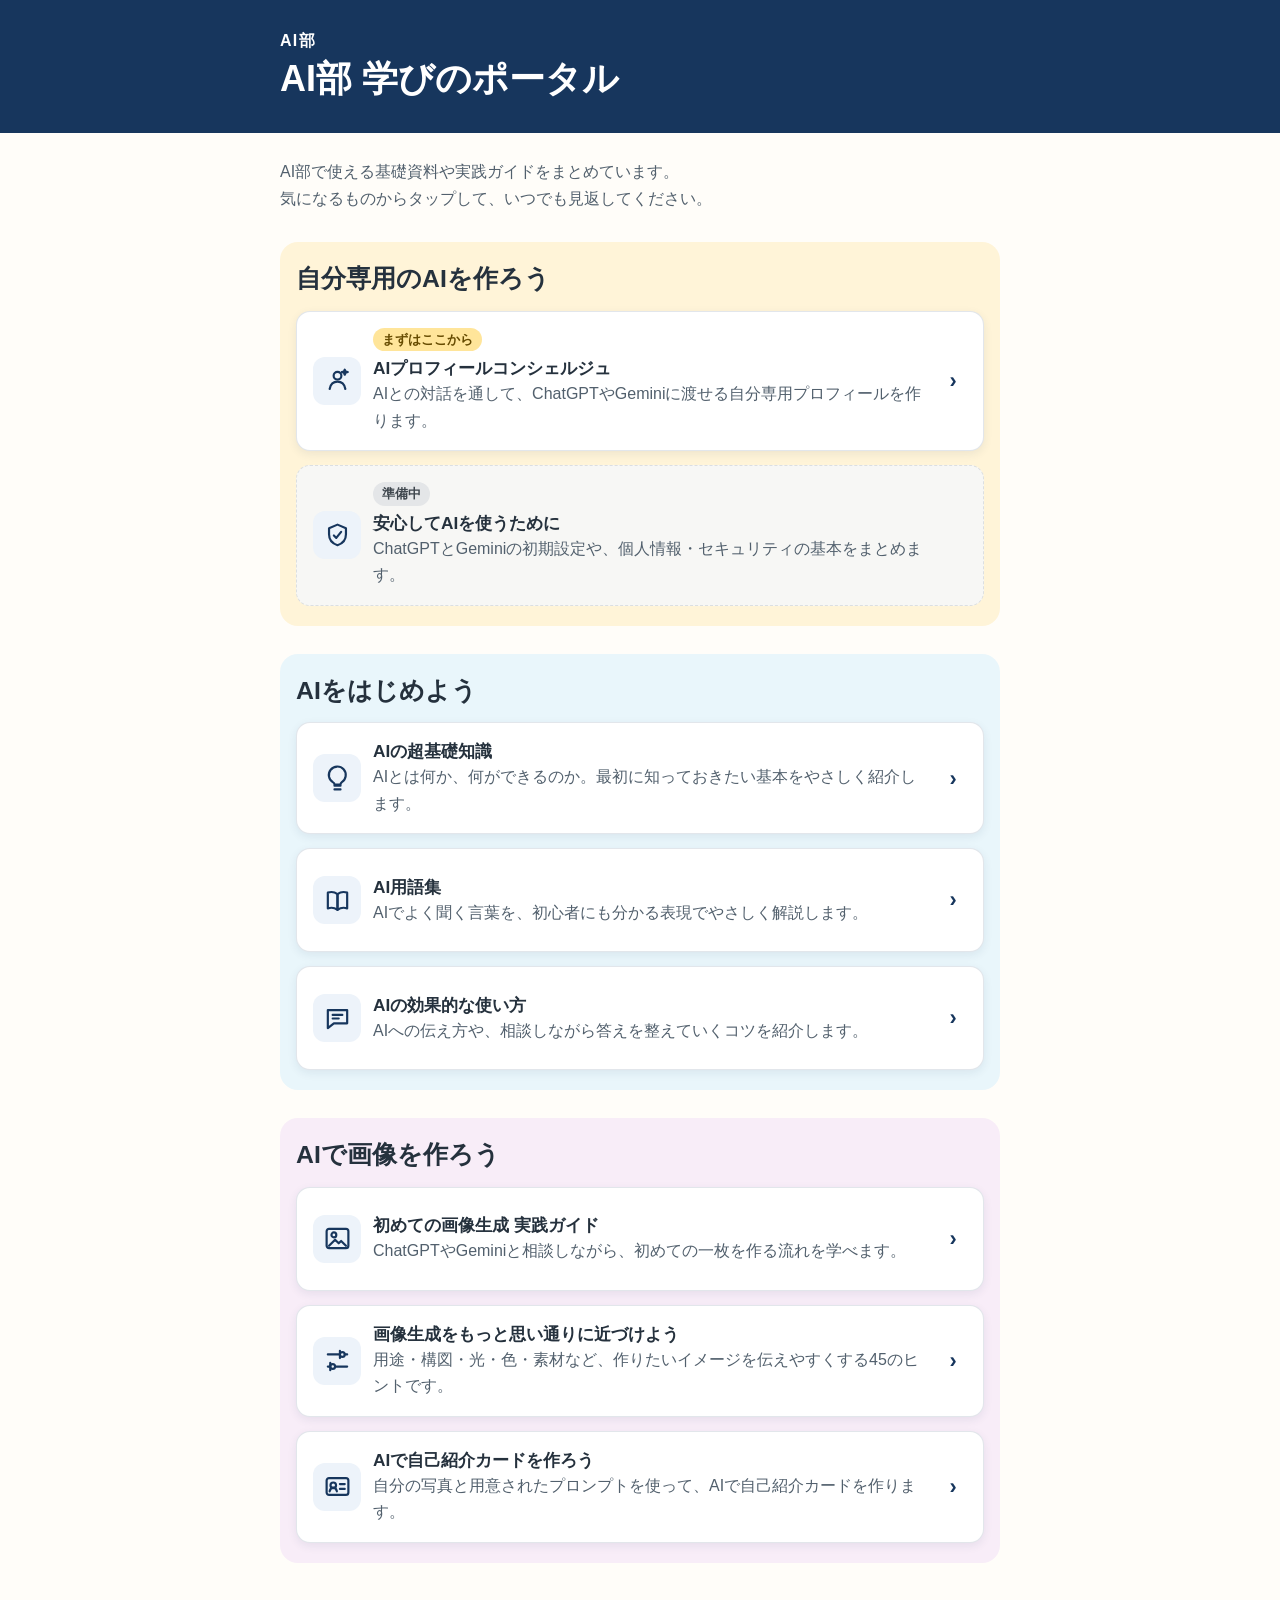
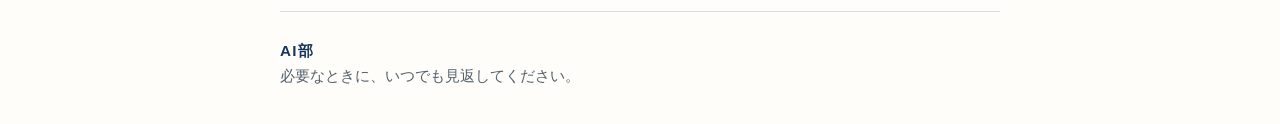
<file: portal/index.html>
<!doctype html>
<html lang="ja">
  <head>
    <meta charset="UTF-8">
    <meta name="viewport" content="width=device-width, initial-scale=1">
    <meta name="robots" content="noindex,nofollow">
    <meta name="theme-color" content="#17365d">
    <title>AI部 学びのポータル</title>
    <link rel="stylesheet" href="./styles.css">
    <script src="./app.js" defer></script>
  </head>
  <body>
    <header class="site-header">
      <div class="header-inner">
        <p class="brand">AI部</p>
        <h1>AI部 学びのポータル</h1>
      </div>
    </header>

    <main>
      <p class="intro">
        AI部で使える基礎資料や実践ガイドをまとめています。<br>
        気になるものからタップして、いつでも見返してください。
      </p>
      <div id="contents" aria-live="polite"></div>
      <noscript>
        <p class="load-message">教材一覧を表示するには、JavaScriptを有効にしてください。</p>
      </noscript>
    </main>

    <footer>
      <p class="footer-brand">AI部</p>
      <p>必要なときに、いつでも見返してください。</p>
    </footer>
  </body>
</html>
</file>
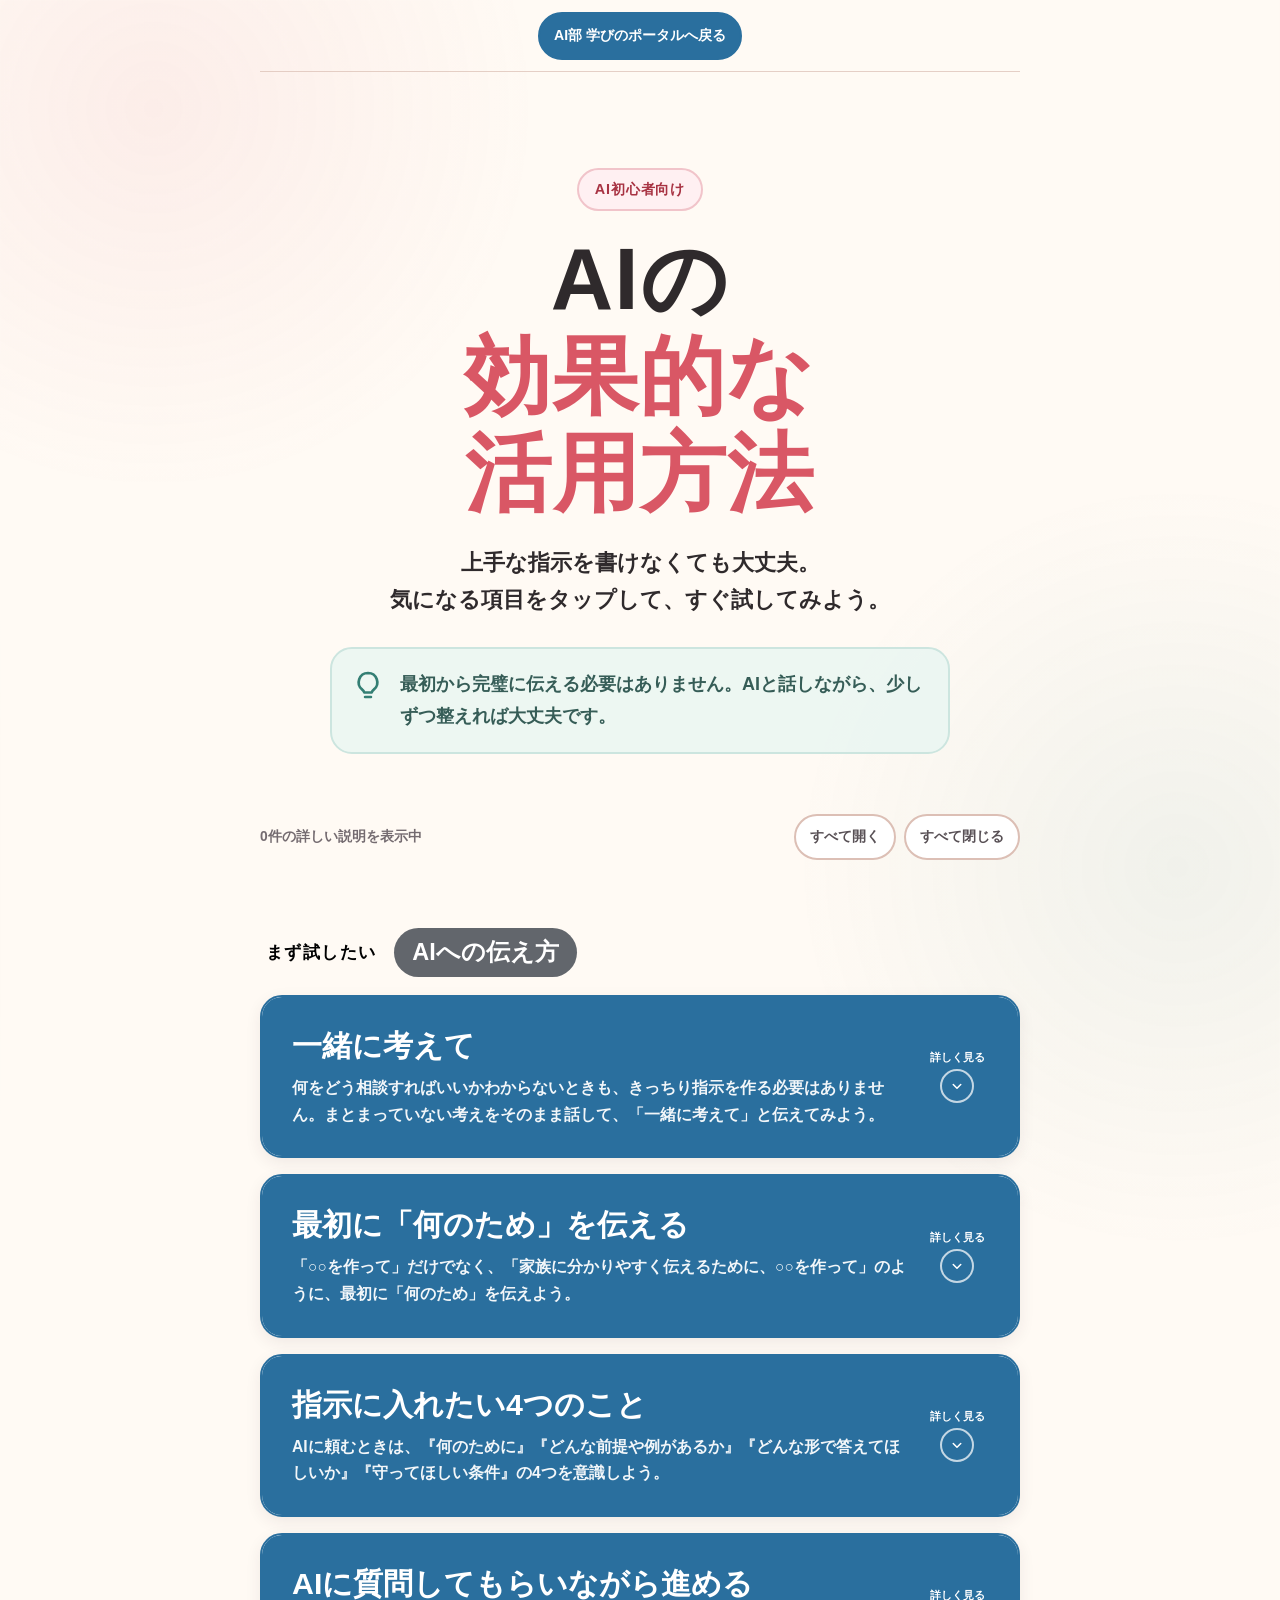
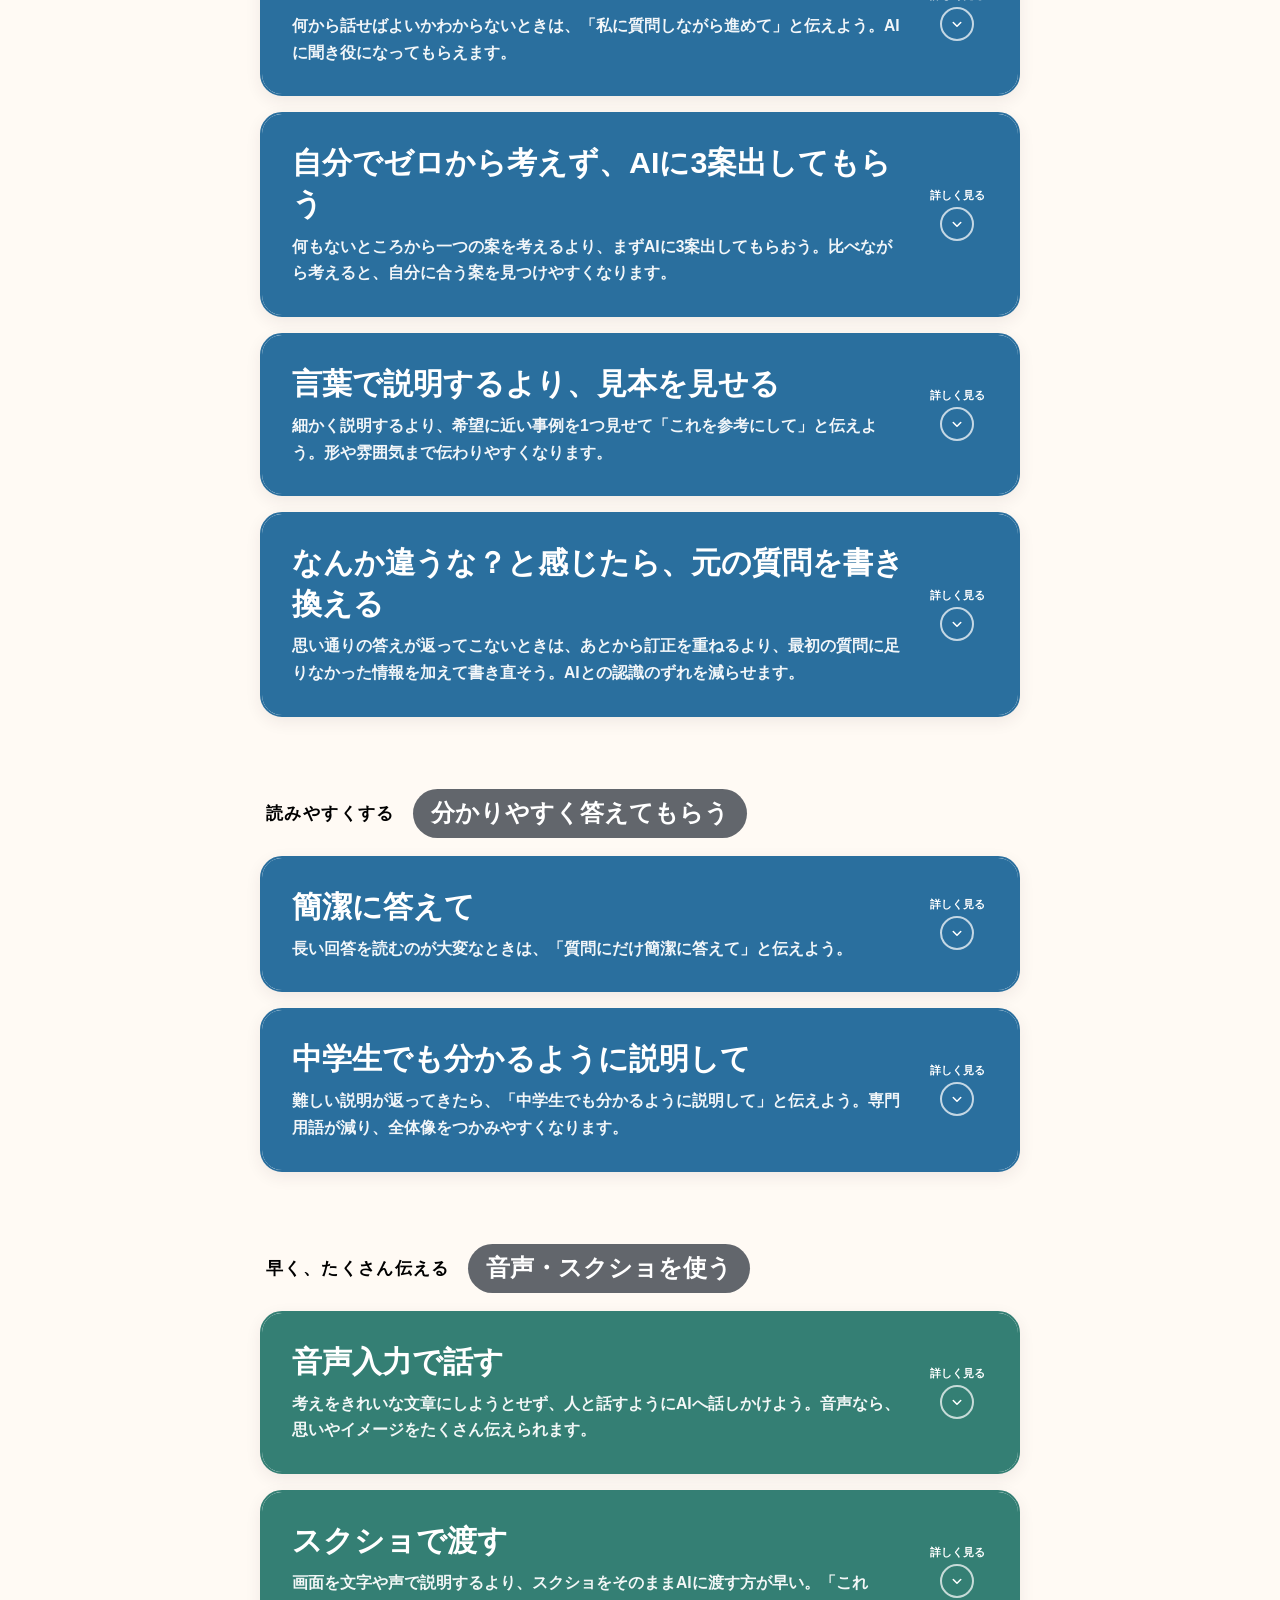
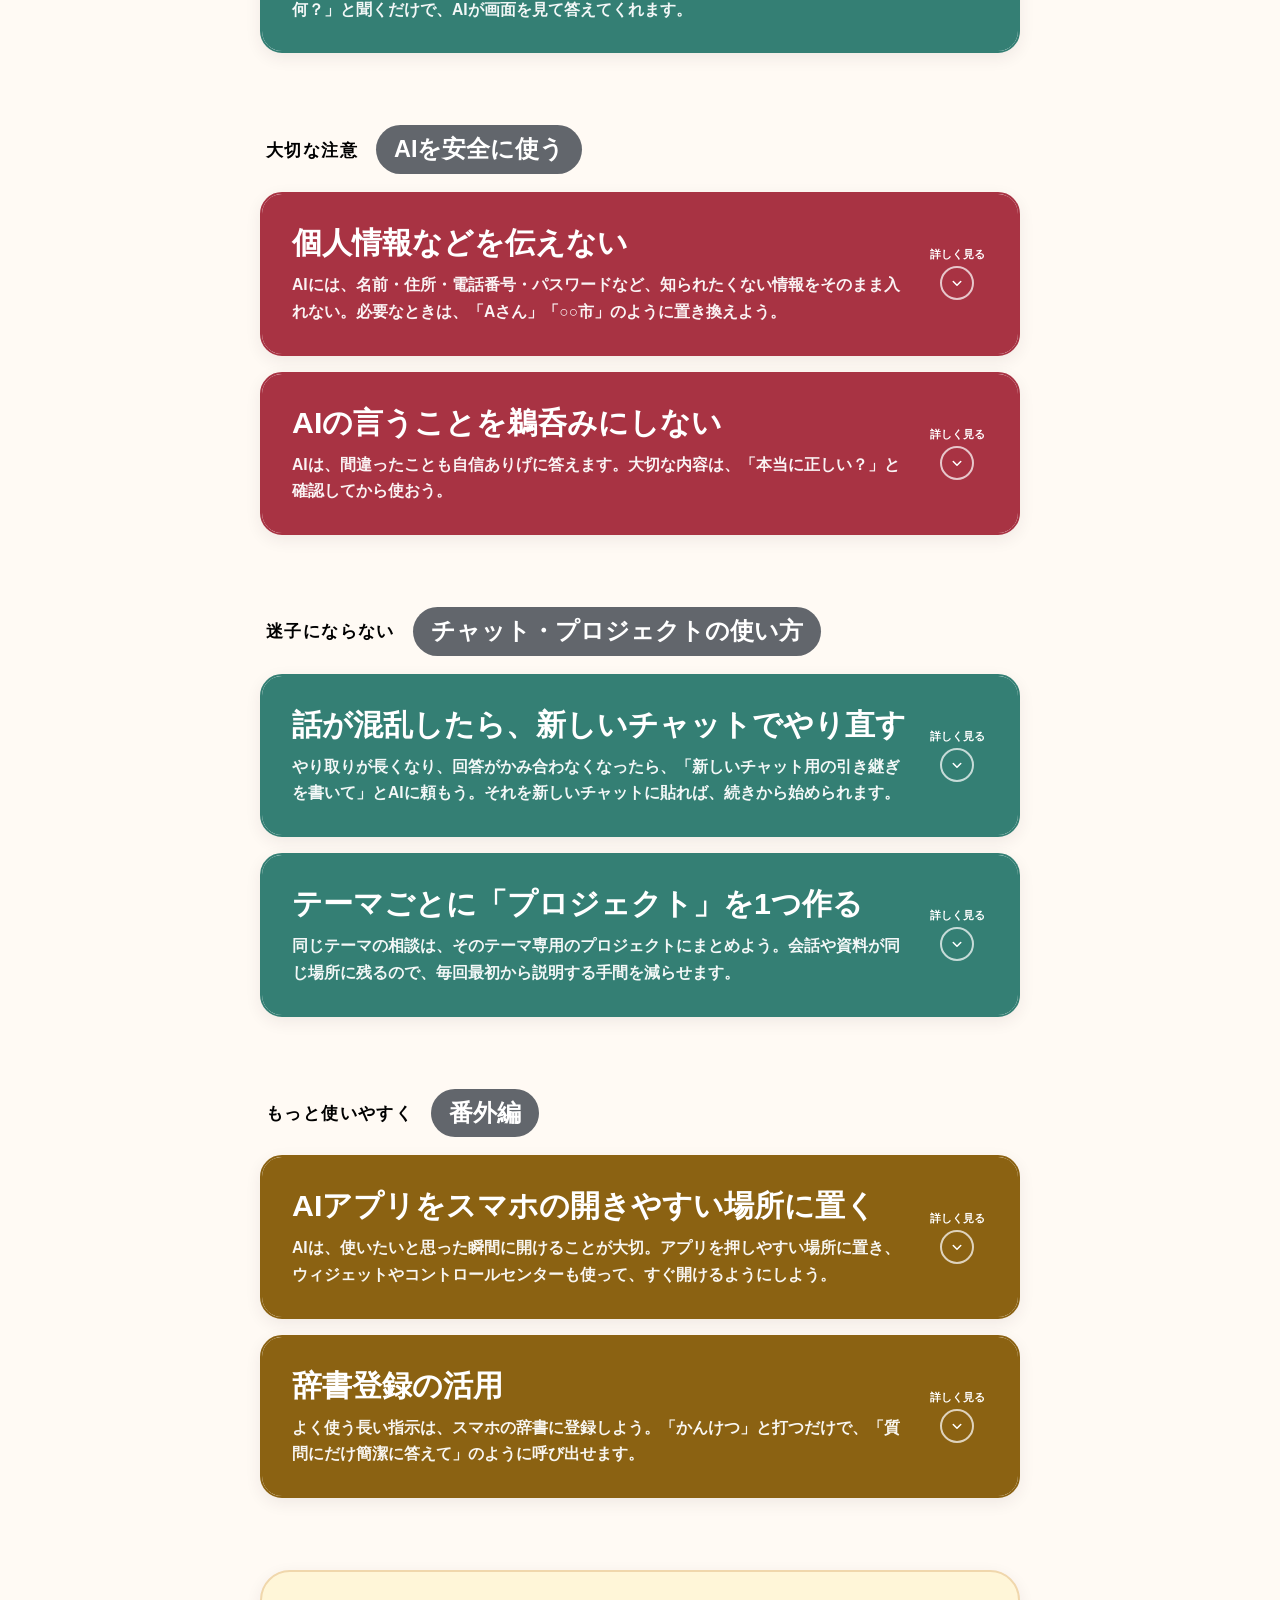
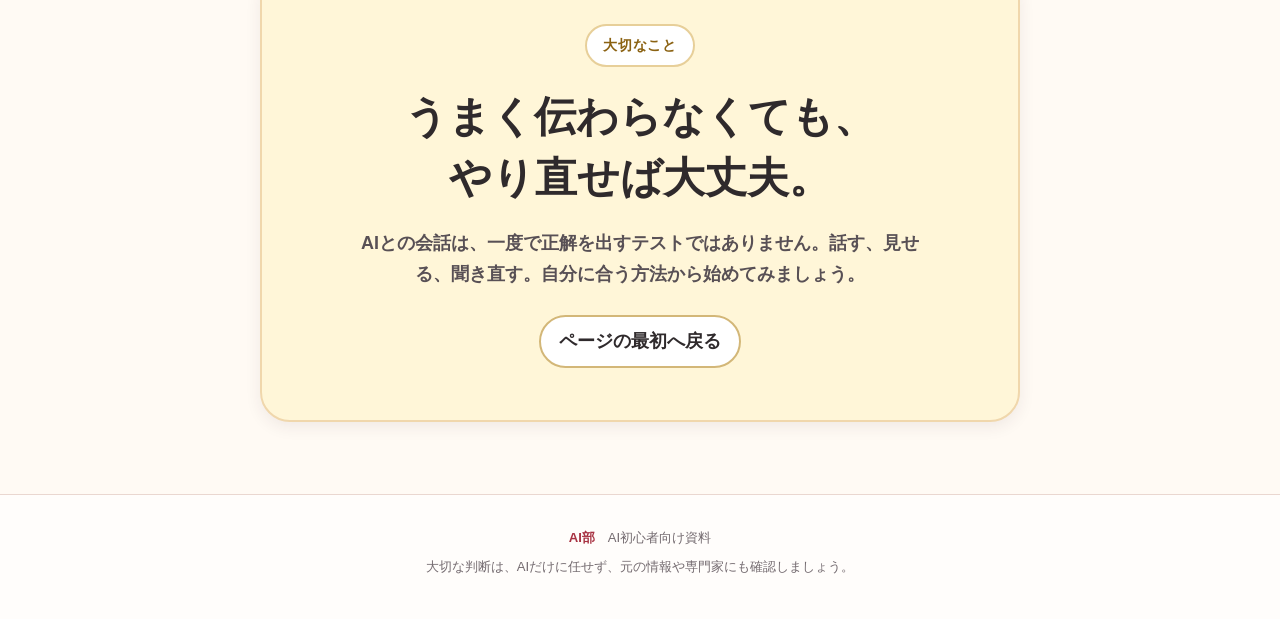
<file: prompt-guide/index.html>
<!doctype html>
<html lang="ja">
<head>
  <meta charset="utf-8">
  <meta name="viewport" content="width=device-width, initial-scale=1">
  <meta name="description" content="AI初心者向け。AIの効果的な活用方法を、すぐ使える例と一緒にやさしく紹介します。">
  <meta name="theme-color" content="#fffaf4">
  <title>AIの効果的な活用方法 | AI部</title>
  <link rel="icon" href="data:image/svg+xml,%3Csvg xmlns='http://www.w3.org/2000/svg' viewBox='0 0 64 64'%3E%3Crect width='64' height='64' rx='18' fill='%23d95765'/%3E%3Ctext x='32' y='41' text-anchor='middle' font-family='Arial,sans-serif' font-size='26' font-weight='700' fill='white'%3EAI%3C/text%3E%3C/svg%3E">
  <link rel="stylesheet" href="styles.css">
</head>
<body>
  <a class="skip-link" href="#main">本文へ移動</a>

  <header class="site-header portal-header">
    <a class="portal-return" href="../portal/">AI部 学びのポータルへ戻る</a>
  </header>

  <main id="main">
    <section class="hero" aria-labelledby="page-title">
      <p class="eyebrow">AI初心者向け</p>
      <h1 id="page-title">AIの<br><span>効果的な<br>活用方法</span></h1>
      <p class="hero__lead">上手な指示を書けなくても大丈夫。<br>気になる項目をタップして、すぐ試してみよう。</p>
      <div class="hero__note">
        <svg viewBox="0 0 24 24" aria-hidden="true"><path d="M12 3a7 7 0 0 0-4.3 12.5c.8.6 1.3 1.3 1.5 2.1h5.6c.2-.8.7-1.5 1.5-2.1A7 7 0 0 0 12 3Zm-2.2 18h4.4"/></svg>
        <p>最初から完璧に伝える必要はありません。AIと話しながら、少しずつ整えれば大丈夫です。</p>
      </div>
    </section>

    <div class="toolbar" aria-label="項目の表示を切り替える">
      <p><span id="open-count">0</span>件の詳しい説明を表示中</p>
      <div class="toolbar__buttons">
        <button type="button" id="open-all">すべて開く</button>
        <button type="button" id="close-all">すべて閉じる</button>
      </div>
    </div>

    <section class="guide-section" id="communicate" aria-labelledby="communicate-title">
      <header class="section-heading">
        <p>まず試したい</p>
        <h2 id="communicate-title">AIへの伝え方</h2>
      </header>

      <details class="guide-card" id="together">
        <summary>
          <span class="summary-copy">
            <span class="tip-title">一緒に考えて</span>
            <span class="tip-short">何をどう相談すればいいかわからないときも、きっちり指示を作る必要はありません。まとまっていない考えをそのまま話して、「一緒に考えて」と伝えてみよう。</span>
          </span>
          <span class="summary-action" aria-hidden="true"><span>詳しく見る</span><svg viewBox="0 0 24 24"><path d="m7 10 5 5 5-5"/></svg></span>
        </summary>
        <div class="guide-body">
          <section>
            <h3>詳しい説明</h3>
            <p>「良い答えをもらうには、最初から上手な質問や細かな指示を作らなければならない」と思う必要はありません。</p>
            <p>企画や悩みごとのように、まだ答えが決まっていないことは、考えがまとまる前からAIへ相談できます。思いついたこと、迷っていること、気になることを、そのまま材料として渡します。</p>
            <p>AIを「正解を教えてくれる相手」ではなく、「一緒に問いや可能性を見つける相手」として使う考え方です。</p>
          </section>
          <section class="example">
            <div class="subheading-row"><h3>使い方の例</h3><button class="copy-button" type="button">例文をコピー</button></div>
            <blockquote>新しい企画を考えたいです。<br>家族でも楽しめるものにしたいけれど、準備が大変なのは困ります。<br>まだ考えがまとまっていません。一緒に考えて。</blockquote>
          </section>
          <section class="tips">
            <h3>コツ・注意点</h3>
            <ul>
              <li>思いついた順に話してよい</li>
              <li>「ほかの見方はある？」「見落としていることはある？」と対話を続ける</li>
              <li>目的や完成形が決まっている作業では、具体的な指示も伝える</li>
              <li>AIへ判断を任せきらず、最後は自分で考えて決める</li>
            </ul>
          </section>
        </div>
      </details>

      <details class="guide-card" id="purpose-first">
        <summary>
          <span class="summary-copy">
            <span class="tip-title">最初に「何のため」を伝える</span>
            <span class="tip-short">「○○を作って」だけでなく、「家族に分かりやすく伝えるために、○○を作って」のように、最初に「何のため」を伝えよう。</span>
          </span>
          <span class="summary-action" aria-hidden="true"><span>詳しく見る</span><svg viewBox="0 0 24 24"><path d="m7 10 5 5 5-5"/></svg></span>
        </summary>
        <div class="guide-body">
          <section>
            <h3>詳しい説明</h3>
            <p>AIは、伝えられた情報を手がかりに答えを作ります。何を作るかだけでは、何を目指せばよいのか分からず、内容は間違っていなくても希望とずれることがあります。</p>
            <p>最初に目的を伝えると、AIはその目的に合う内容、言葉、順番を考えやすくなります。必要な場合は、「誰に」「どうしてほしいか」も加えます。</p>
          </section>
          <section class="example">
            <div class="subheading-row"><h3>使い方の例</h3><button class="copy-button" type="button">例文をコピー</button></div>
            <blockquote>目的は、地域の高齢者にも安心して参加してもらうことです。<br>そのために、イベントのお知らせを作ってください。<br>難しい言葉は使わないでください。</blockquote>
          </section>
          <section class="tips">
            <h3>コツ・注意点</h3>
            <ul>
              <li>「何を作るか」より先に「何のために使うか」を考える</li>
              <li>目的が自分でも分からないときは、AIに質問してもらいながら整理する</li>
              <li>目的に関係のない細かな条件を、最初から全部並べる必要はない</li>
              <li>目的を決めるのは人、目的をかなえる方法を一緒に考えるのがAI</li>
            </ul>
          </section>
        </div>
      </details>

      <details class="guide-card" id="four-points">
        <summary>
          <span class="summary-copy">
            <span class="tip-title">指示に入れたい4つのこと</span>
            <span class="tip-short">AIに頼むときは、『何のために』『どんな前提や例があるか』『どんな形で答えてほしいか』『守ってほしい条件』の4つを意識しよう。</span>
          </span>
          <span class="summary-action" aria-hidden="true"><span>詳しく見る</span><svg viewBox="0 0 24 24"><path d="m7 10 5 5 5-5"/></svg></span>
        </summary>
        <div class="guide-body">
          <section>
            <h3>詳しい説明</h3>
            <p>AIへ頼む内容が少し複雑なときは、次の4つを意識すると、希望をまとめて伝えやすくなります。</p>
            <dl class="four-points">
              <div><dt>何のために</dt><dd>今回の目的</dd></div>
              <div><dt>どんな前提や例があるか</dt><dd>状況、相手、使う場面、参考にしたい見本</dd></div>
              <div><dt>どんな形で答えてほしいか</dt><dd>文章、表、箇条書き、案の数、長さ</dd></div>
              <div><dt>守ってほしい条件</dt><dd>使わない言葉、予算、期限、文字数など</dd></div>
            </dl>
          </section>
          <section class="example">
            <div class="subheading-row"><h3>使い方の例</h3><button class="copy-button" type="button">例文をコピー</button></div>
            <blockquote>何のために：久しぶりに会う友人をランチへ誘いたい<br>前提や例：気軽に話せる友人。かしこまりすぎない言い方<br>答えの形：LINEの文章を3案<br>守ってほしい条件：3行以内。絵文字は使わない</blockquote>
          </section>
          <section class="tips">
            <h3>コツ・注意点</h3>
            <ul>
              <li>毎回4つを完璧にそろえなくてもよい</li>
              <li>分かっているものから伝え、足りないことはAIに質問してもらう</li>
              <li>「答えの形」は、表、箇条書き、3案、3行以内など具体的にする</li>
              <li>前提や例の中へ、個人情報や秘密情報を入れない</li>
            </ul>
          </section>
        </div>
      </details>

      <details class="guide-card" id="ask-me">
        <summary>
          <span class="summary-copy">
            <span class="tip-title">AIに質問してもらいながら進める</span>
            <span class="tip-short">何から話せばよいかわからないときは、「私に質問しながら進めて」と伝えよう。AIに聞き役になってもらえます。</span>
          </span>
          <span class="summary-action" aria-hidden="true"><span>詳しく見る</span><svg viewBox="0 0 24 24"><path d="m7 10 5 5 5-5"/></svg></span>
        </summary>
        <div class="guide-body">
          <section>
            <h3>詳しい説明</h3>
            <p>「何を伝えればよいのか分からない」「質問の作り方が分からない」というときは、自分だけで完璧な質問を作ろうとせず、AIから質問してもらいます。</p>
            <p>まず相談したいことだけを簡単に伝え、良い答えを出すために必要なことを、AIに一つずつ聞いてもらいます。質問へ答えていくうちに、自分の希望や条件も整理されます。</p>
          </section>
          <section class="example">
            <div class="subheading-row"><h3>使い方の例</h3><button class="copy-button" type="button">例文をコピー</button></div>
            <blockquote>町内イベントの内容を考えたいです。<br>良い案を出すために、必要なことを3つに絞って質問してください。<br>質問は1つずつしてください。</blockquote>
          </section>
          <section class="tips">
            <h3>コツ・注意点</h3>
            <ul>
              <li>質問は一度にたくさん出さず、1つずつ聞いてもらう</li>
              <li>大切な質問だけに絞ってもらう</li>
              <li>答えたくない質問には「パスします」と伝えてよい</li>
              <li>個人情報や秘密に関わる質問には答えない</li>
              <li>最後に、回答した内容をAIに整理してもらう</li>
            </ul>
          </section>
        </div>
      </details>

      <details class="guide-card" id="three-options">
        <summary>
          <span class="summary-copy">
            <span class="tip-title">自分でゼロから考えず、AIに3案出してもらう</span>
            <span class="tip-short">何もないところから一つの案を考えるより、まずAIに3案出してもらおう。比べながら考えると、自分に合う案を見つけやすくなります。</span>
          </span>
          <span class="summary-action" aria-hidden="true"><span>詳しく見る</span><svg viewBox="0 0 24 24"><path d="m7 10 5 5 5-5"/></svg></span>
        </summary>
        <div class="guide-body">
          <section>
            <h3>詳しい説明</h3>
            <p>これは「自分で考えなくてよい」という意味ではありません。自分だけで一つの案を決めてからAIへ頼むのではなく、先にAIから複数の選択肢を出してもらい、人が比べて考える使い方です。</p>
            <p>違い、理由、良い点、注意点も一緒に聞くと、自分だけでは思いつかなかった可能性を含めて考えられます。</p>
          </section>
          <section class="example">
            <div class="subheading-row"><h3>使い方の例</h3><button class="copy-button" type="button">例文をコピー</button></div>
            <blockquote>○○について、おすすめの案を3つ出してください。<br>おすすめ順に並べ、それぞれの理由と注意点も短く教えてください。</blockquote>
          </section>
          <section class="tips">
            <h3>コツ・注意点</h3>
            <ul>
              <li>最初から一つの方法に決めない</li>
              <li>良い案を出すために必要なことがあれば、先に質問してもらう</li>
              <li>良い部分を組み合わせたり、合わない部分を直したりしてよい</li>
              <li>AIは選択肢を広げる役、人は比べて判断する役</li>
              <li>AIのおすすめをそのまま正解だと思わず、最後は自分で決める</li>
            </ul>
          </section>
        </div>
      </details>

      <details class="guide-card" id="show-example">
        <summary>
          <span class="summary-copy">
            <span class="tip-title">言葉で説明するより、見本を見せる</span>
            <span class="tip-short">細かく説明するより、希望に近い事例を1つ見せて「これを参考にして」と伝えよう。形や雰囲気まで伝わりやすくなります。</span>
          </span>
          <span class="summary-action" aria-hidden="true"><span>詳しく見る</span><svg viewBox="0 0 24 24"><path d="m7 10 5 5 5-5"/></svg></span>
        </summary>
        <div class="guide-body">
          <section>
            <h3>詳しい説明</h3>
            <p>「短く」「明るく」「シンプルに」「見やすく」と言っても、人によって思い浮かべるものは違います。言葉だけで細かく説明し続けるより、希望に近い事例を見せた方が、完成イメージを伝えやすいことがあります。</p>
            <p>見本にできるものは、文章だけではありません。</p>
            <ul>
              <li>希望に近い文章</li><li>チラシや資料</li><li>好みの画像やデザイン</li><li>見やすい表</li><li>使いやすい画面</li><li>完成イメージに近い写真やイラスト</li>
            </ul>
          </section>
          <section class="example">
            <div class="subheading-row"><h3>使い方の例</h3><button class="copy-button" type="button">例文をコピー</button></div>
            <blockquote>この見本を参考にしてください。<br>色合い、情報の並べ方、余白の使い方を参考にし、内容は次に伝えるイベント情報へ置き換えてください。</blockquote>
          </section>
          <section class="tips">
            <h3>コツ・注意点</h3>
            <ul>
              <li>自分の希望に一番近い見本を1つ選ぶ</li>
              <li>どの部分を参考にしてほしいか伝える</li>
              <li>内容をそのままコピーさせず、形や雰囲気の参考にしてもらう</li>
              <li>個人情報が写った画像や、勝手に利用できないものを使わない</li>
            </ul>
          </section>
        </div>
      </details>

      <details class="guide-card" id="rewrite-question">
        <summary>
          <span class="summary-copy">
            <span class="tip-title">なんか違うな？と感じたら、元の質問を書き換える</span>
            <span class="tip-short">思い通りの答えが返ってこないときは、あとから訂正を重ねるより、最初の質問に足りなかった情報を加えて書き直そう。AIとの認識のずれを減らせます。</span>
          </span>
          <span class="summary-action" aria-hidden="true"><span>詳しく見る</span><svg viewBox="0 0 24 24"><path d="m7 10 5 5 5-5"/></svg></span>
        </summary>
        <div class="guide-body">
          <section>
            <h3>詳しい説明</h3>
            <p>AIの答えが大きくずれているときに、「違います」「そうではなくて」と訂正を重ねると、最初の質問と後から加えた訂正が同じ会話に残ります。そのため、どの条件を大切にすればよいのか分かりにくくなることがあります。</p>
            <p>そんなときは、最初の質問へ戻り、足りなかった目的、前提、例、答えの形、条件などを加えて、質問自体を書き直します。</p>
          </section>
          <section class="example">
            <div class="subheading-row"><h3>書き換えの例</h3><button class="copy-button" type="button">書き換え後をコピー</button></div>
            <p class="example-label">最初の質問</p>
            <blockquote class="before">家族旅行の案を出して。</blockquote>
            <p class="example-label">書き換えた質問</p>
            <blockquote>70代の母と一緒に行く、日帰りの家族旅行を考えています。<br>車は使いません。移動が少ない案を3つ、表で出してください。</blockquote>
          </section>
          <section class="tips">
            <h3>コツ・注意点</h3>
            <ul>
              <li>まず「何が違ったのか」「何が足りなかったのか」を一つ見つける</li>
              <li>元の質問を編集できる場合は、足りない情報を加えて答えを作り直してもらう</li>
              <li>編集できない場合は、質問をコピーして書き直し、新しいチャットで聞き直す</li>
              <li>少しだけ直したい場合は、会話を続けて追加指示してもよい</li>
              <li>元の質問を大きく変えた場合、その後の回答も変わることを確認する</li>
            </ul>
          </section>
        </div>
      </details>
    </section>

    <section class="guide-section" id="clear-answer" aria-labelledby="clear-answer-title">
      <header class="section-heading section-heading--purple">
        <p>読みやすくする</p>
        <h2 id="clear-answer-title">分かりやすく答えてもらう</h2>
      </header>

      <details class="guide-card" id="concise">
        <summary>
          <span class="summary-copy">
            <span class="tip-title">簡潔に答えて</span>
            <span class="tip-short">長い回答を読むのが大変なときは、「質問にだけ簡潔に答えて」と伝えよう。</span>
          </span>
          <span class="summary-action" aria-hidden="true"><span>詳しく見る</span><svg viewBox="0 0 24 24"><path d="m7 10 5 5 5-5"/></svg></span>
        </summary>
        <div class="guide-body">
          <section>
            <h3>詳しい説明</h3>
            <p>AIは、質問への答えだけでなく、関連する説明や注意点まで長く返すことがあります。確認したいことが一つだけなら、質問の最後に「質問にだけ簡潔に答えて」と加えます。</p>
            <p>結論だけがほしい場合は「結論だけ」、長さを決めたい場合は「3行以内で」のように伝えられます。詳しく知りたくなったら、そのあとで必要な部分だけ聞けば大丈夫です。</p>
          </section>
          <section class="example">
            <div class="subheading-row"><h3>使い方の例</h3><button class="copy-button" type="button">例文をコピー</button></div>
            <blockquote>このお知らせでは、事前の申し込みは必要ですか？<br>質問にだけ簡潔に答えて。</blockquote>
            <p class="example-label">続けて理由も知りたい場合</p>
            <blockquote class="secondary-example">その理由を短く教えて。</blockquote>
          </section>
          <section class="tips">
            <h3>コツ・注意点</h3>
            <ul>
              <li>今知りたいことが一つだけのときに使う</li>
              <li>「結論だけ」「3行以内」「箇条書きで」のように調整する</li>
              <li>医療、法律、お金などの大切な内容は、短い答えだけで判断しない</li>
              <li>必要な注意点や根拠は、続けて詳しく確認する</li>
            </ul>
          </section>
        </div>
      </details>

      <details class="guide-card" id="junior-high">
        <summary>
          <span class="summary-copy">
            <span class="tip-title">中学生でも分かるように説明して</span>
            <span class="tip-short">難しい説明が返ってきたら、「中学生でも分かるように説明して」と伝えよう。専門用語が減り、全体像をつかみやすくなります。</span>
          </span>
          <span class="summary-action" aria-hidden="true"><span>詳しく見る</span><svg viewBox="0 0 24 24"><path d="m7 10 5 5 5-5"/></svg></span>
        </summary>
        <div class="guide-body">
          <section>
            <h3>詳しい説明</h3>
            <p>これは子ども向けの内容にするためではありません。難しい言葉を減らし、まず話の全体をつかむための頼み方です。</p>
            <p>最初から詳しい説明をすべて理解しようとせず、まず大まかな意味を知り、そのあと気になるところだけ詳しく聞きます。</p>
          </section>
          <section class="example">
            <div class="subheading-row"><h3>使い方の例</h3><button class="copy-button" type="button">例文をコピー</button></div>
            <blockquote>中学生でも分かるように説明してください。<br>まず全体像を教えて、そのあと大切な部分を詳しく説明してください。</blockquote>
          </section>
          <section class="tips">
            <h3>コツ・注意点</h3>
            <ul>
              <li>まだ簡単すぎる場合は「高校生向け」「大人の初心者向け」のように調整する</li>
              <li>分からない言葉だけを選び、「この言葉を説明して」と聞いてもよい</li>
              <li>やさしい説明では細かな違いが省かれることがある</li>
              <li>大切な判断へ使うときは、詳しい説明や根拠も確認する</li>
            </ul>
          </section>
        </div>
      </details>
    </section>

    <section class="guide-section" id="voice-and-screen" aria-labelledby="voice-and-screen-title">
      <header class="section-heading section-heading--blue">
        <p>早く、たくさん伝える</p>
        <h2 id="voice-and-screen-title">音声・スクショを使う</h2>
      </header>

      <details class="guide-card" id="voice-input">
        <summary>
          <span class="summary-copy">
            <span class="tip-title">音声入力で話す</span>
            <span class="tip-short">考えをきれいな文章にしようとせず、人と話すようにAIへ話しかけよう。音声なら、思いやイメージをたくさん伝えられます。</span>
          </span>
          <span class="summary-action" aria-hidden="true"><span>詳しく見る</span><svg viewBox="0 0 24 24"><path d="m7 10 5 5 5-5"/></svg></span>
        </summary>
        <div class="guide-body">
          <section>
            <h3>詳しい説明</h3>
            <p>文字で入力しようとすると、頭の中の思いやイメージを、整った文章へ変えることに時間がかかります。その間に、伝えたかったことが抜けたり、情報量が減ったりすることがあります。</p>
            <p>音声入力なら、人へ話すように、思いついたことをそのまま伝えられます。言い直し、言葉の途切れ、少し不自然な文字起こしがあっても、AIは前後の流れから意味をくみ取り、整理できることが多いです。</p>
          </section>
          <section class="example">
            <div class="subheading-row"><h3>使い方の例</h3><button class="copy-button" type="button">例文をコピー</button></div>
            <blockquote>今から思いついたことを、そのまま話します。<br>話し終わったら、私が伝えたいことを整理してください。</blockquote>
          </section>
          <section class="tips">
            <h3>コツ・注意点</h3>
            <ul>
              <li>文章を完成させてから話そうとしない</li>
              <li>途中で言い直しても、そのまま続けてよい</li>
              <li>最後に「要点を整理して」「私の意図を確認して」と頼む</li>
              <li>人名、数字、日付、場所は文字起こしを確認する</li>
              <li>周囲に聞かれたくないことや個人情報は話さない</li>
            </ul>
          </section>
        </div>
      </details>

      <details class="guide-card" id="screenshot">
        <summary>
          <span class="summary-copy">
            <span class="tip-title">スクショで渡す</span>
            <span class="tip-short">画面を文字や声で説明するより、スクショをそのままAIに渡す方が早い。「これ何？」と聞くだけで、AIが画面を見て答えてくれます。</span>
          </span>
          <span class="summary-action" aria-hidden="true"><span>詳しく見る</span><svg viewBox="0 0 24 24"><path d="m7 10 5 5 5-5"/></svg></span>
        </summary>
        <div class="guide-body">
          <section>
            <h3>詳しい説明</h3>
            <p>画面を言葉で説明しようとすると、表示されている文章、ボタンの名前、並び方、エラーの位置などを一つずつ伝える必要があります。</p>
            <p>スクリーンショットなら、画面の文字、ボタン、配置、色、表示されたエラーなどをまとめてAIへ見せられます。何を説明すればよいか分からないときにも使えます。</p>
          </section>
          <section class="example">
            <div class="subheading-row"><h3>使い方の例</h3><button class="copy-button" type="button">例文をコピー</button></div>
            <blockquote>この画面は何をするためのものですか？<br>次に押す場所を、初心者にも分かるように教えてください。</blockquote>
            <p class="example-label">エラーが表示された場合</p>
            <blockquote class="secondary-example">このエラーは何を意味しますか？<br>まず安全に確認できることだけ教えてください。</blockquote>
          </section>
          <section class="tips">
            <h3>コツ・注意点</h3>
            <ul>
              <li>分からない部分があれば、印を付けるか「右上の部分」と伝える</li>
              <li>画面全体と、見てほしい部分の拡大を分けて渡してもよい</li>
              <li>名前、住所、メール、写真、通知、会員番号などが写っていないか確認する</li>
              <li>パスワード、認証コード、支払い情報が写ったスクショは渡さない</li>
              <li>AIの画面説明が、実際のアプリや端末と合っているか確認する</li>
            </ul>
          </section>
        </div>
      </details>
    </section>

    <section class="guide-section" id="safe-use" aria-labelledby="safe-use-title">
      <header class="section-heading section-heading--orange">
        <p>大切な注意</p>
        <h2 id="safe-use-title">AIを安全に使う</h2>
      </header>

      <details class="guide-card" id="protect-private-info">
        <summary>
          <span class="summary-copy">
            <span class="tip-title">個人情報などを伝えない</span>
            <span class="tip-short">AIには、名前・住所・電話番号・パスワードなど、知られたくない情報をそのまま入れない。必要なときは、「Aさん」「○○市」のように置き換えよう。</span>
          </span>
          <span class="summary-action" aria-hidden="true"><span>詳しく見る</span><svg viewBox="0 0 24 24"><path d="m7 10 5 5 5-5"/></svg></span>
        </summary>
        <div class="guide-body">
          <section>
            <h3>詳しい説明</h3>
            <p>個人情報や秘密情報は、文章だけでなく、音声、写真、スクリーンショット、ファイルの中にも含まれます。AIへ相談する前に、その情報が本当に必要か確認します。</p>
            <p>自分の情報だけでなく、家族、友人、職場、取引先など、ほかの人の情報も本人の許可なく入れません。設定を変えていても、秘密にしたい情報を入力してよいという意味にはなりません。</p>
          </section>
          <section class="warning-list">
            <h3>入力しないもの</h3>
            <ul>
              <li>本名、住所、電話番号、個人のメールアドレス</li>
              <li>パスワード、暗証番号、認証コード</li>
              <li>口座、カード、本人確認書類の情報</li>
              <li>病歴や相談内容など、知られたくない情報</li>
              <li>勤務先、取引先、顧客などの秘密情報</li>
              <li>本人の許可を得ていない、ほかの人の情報</li>
            </ul>
          </section>
          <section class="example replace-list">
            <h3>置き換え方の例</h3>
            <dl>
              <div><dt>山田花子</dt><dd>Aさん</dd></div>
              <div><dt>東京都○○区○丁目</dt><dd>○○市</dd></div>
              <div><dt>株式会社○○</dt><dd>取引先</dd></div>
              <div><dt>実際の売上金額</dt><dd>およその金額、または架空の数字</dd></div>
            </dl>
          </section>
          <section class="tips">
            <h3>コツ・注意点</h3>
            <ul>
              <li>答えをもらうために必要な範囲まで、情報をぼかす</li>
              <li>スクショやファイルは、見えない部分や小さな文字も確認する</li>
              <li>迷ったら、仮名、架空の例、大まかな表現へ置き換える</li>
              <li>パスワードや認証コードは、置き換えても相談材料にしない</li>
            </ul>
          </section>
        </div>
      </details>

      <details class="guide-card" id="verify-answer">
        <summary>
          <span class="summary-copy">
            <span class="tip-title">AIの言うことを鵜呑みにしない</span>
            <span class="tip-short">AIは、間違ったことも自信ありげに答えます。大切な内容は、「本当に正しい？」と確認してから使おう。</span>
          </span>
          <span class="summary-action" aria-hidden="true"><span>詳しく見る</span><svg viewBox="0 0 24 24"><path d="m7 10 5 5 5-5"/></svg></span>
        </summary>
        <div class="guide-body">
          <section>
            <h3>詳しい説明</h3>
            <p>AIは、読みやすく整った文章を作れます。しかし、文章が自然で自信がありそうに見えても、内容が正しいとは限りません。</p>
            <p>間違いだけでなく、根拠が弱い内容や、もっと良くできる内容が、完成した答えのように見えることもあります。最初の回答をそのまま受け入れず、根拠や弱いところを確認します。</p>
          </section>
          <section class="example">
            <div class="subheading-row"><h3>確認するときの指示</h3><button class="copy-button" type="button">例文をコピー</button></div>
            <blockquote>本当に正しいですか？<br>その根拠は何ですか？<br>もっとよくできるところを3つ、改善案と一緒に教えてください。</blockquote>
          </section>
          <section class="tips">
            <h3>コツ・注意点</h3>
            <ul>
              <li>AIへ聞き直すだけで、正しいと確定したことにはならない</li>
              <li>人名、日付、数字、料金、制度、最近変わった情報は別に確認する</li>
              <li>重要な内容は、公式サイト、原文、実物など、元の情報へ戻って確認する</li>
              <li>医療、法律、お金、安全に関わる判断は、AIだけで決めない</li>
              <li>最後に使うかどうかを判断するのは人</li>
            </ul>
          </section>
        </div>
      </details>
    </section>

    <section class="guide-section" id="chat-and-project" aria-labelledby="chat-and-project-title">
      <header class="section-heading section-heading--mint">
        <p>迷子にならない</p>
        <h2 id="chat-and-project-title">チャット・プロジェクトの使い方</h2>
      </header>

      <details class="guide-card" id="new-chat">
        <summary>
          <span class="summary-copy">
            <span class="tip-title">話が混乱したら、新しいチャットでやり直す</span>
            <span class="tip-short">やり取りが長くなり、回答がかみ合わなくなったら、「新しいチャット用の引き継ぎを書いて」とAIに頼もう。それを新しいチャットに貼れば、続きから始められます。</span>
          </span>
          <span class="summary-action" aria-hidden="true"><span>詳しく見る</span><svg viewBox="0 0 24 24"><path d="m7 10 5 5 5-5"/></svg></span>
        </summary>
        <div class="guide-body">
          <section>
            <h3>詳しい説明</h3>
            <p>一つのチャットで長くやり取りを続けると、古い条件、途中で変えた考え、不要になった話が混ざり、回答がかみ合わなくなることがあります。</p>
            <p>そんなときは、現在の目的と決まったことをAIに整理してもらい、その引き継ぎを新しいチャットへ貼ります。最初から全部説明し直す必要はありません。</p>
          </section>
          <section class="example">
            <div class="subheading-row"><h3>引き継ぎを書かせる指示</h3><button class="copy-button" type="button">例文をコピー</button></div>
            <blockquote>ここまでの内容を、新しいチャットへ引き継ぐためにまとめてください。<br>目的、決まったこと、未決事項、次にすることを入れてください。</blockquote>
            <p class="example-label">新しいチャットでは</p>
            <blockquote class="secondary-example">この引き継ぎの続きから始めてください。</blockquote>
          </section>
          <section class="tips">
            <h3>コツ・注意点</h3>
            <ul>
              <li>回答が急にかみ合わなくなったときに使う</li>
              <li>引き継ぎを貼る前に、内容が自分の認識と合っているか確認する</li>
              <li>不要な個人情報や秘密情報は、引き継ぎから取り除く</li>
              <li>必要な画像やファイルは、新しいチャットで再度渡す必要がある場合がある</li>
              <li>話題そのものが変わった場合も、新しいチャットへ分ける</li>
            </ul>
          </section>
        </div>
      </details>

      <details class="guide-card" id="one-project">
        <summary>
          <span class="summary-copy">
            <span class="tip-title">テーマごとに「プロジェクト」を1つ作る</span>
            <span class="tip-short">同じテーマの相談は、そのテーマ専用のプロジェクトにまとめよう。会話や資料が同じ場所に残るので、毎回最初から説明する手間を減らせます。</span>
          </span>
          <span class="summary-action" aria-hidden="true"><span>詳しく見る</span><svg viewBox="0 0 24 24"><path d="m7 10 5 5 5-5"/></svg></span>
        </summary>
        <div class="guide-body">
          <section>
            <h3>詳しい説明</h3>
            <p>プロジェクトは、一つのテーマに関するチャットや資料をまとめる箱のようなものです。チャットは、その箱の中で行う一回ごとの会話です。</p>
            <p>同じテーマの相談を一つのプロジェクトにまとめると、関連する会話や資料を見つけやすくなり、毎回同じ背景を説明する手間を減らせます。</p>
          </section>
          <section class="example">
            <h3>プロジェクトの例</h3>
            <ul class="tag-list"><li>旅行の計画</li><li>毎日の献立</li><li>AI部の準備</li><li>趣味の作品づくり</li><li>継続している仕事</li></ul>
          </section>
          <section class="tips">
            <h3>コツ・注意点</h3>
            <ul>
              <li>一つのプロジェクトへ、関係のないテーマを混ぜすぎない</li>
              <li>話が変わったら、同じプロジェクト内で新しいチャットを作る</li>
              <li>プロジェクト機能がないAIでは、チャット名やフォルダでテーマを分ける</li>
              <li>使える機能や資料の扱いは、AIサービスやプランによって異なる</li>
              <li>個人情報や秘密の資料を、保存場所代わりに入れない</li>
            </ul>
          </section>
        </div>
      </details>
    </section>

    <section class="guide-section" id="extra" aria-labelledby="extra-title">
      <header class="section-heading section-heading--yellow">
        <p>もっと使いやすく</p>
        <h2 id="extra-title">番外編</h2>
      </header>

      <details class="guide-card" id="easy-access">
        <summary>
          <span class="summary-copy">
            <span class="tip-title">AIアプリをスマホの開きやすい場所に置く</span>
            <span class="tip-short">AIは、使いたいと思った瞬間に開けることが大切。アプリを押しやすい場所に置き、ウィジェットやコントロールセンターも使って、すぐ開けるようにしよう。</span>
          </span>
          <span class="summary-action" aria-hidden="true"><span>詳しく見る</span><svg viewBox="0 0 24 24"><path d="m7 10 5 5 5-5"/></svg></span>
        </summary>
        <div class="guide-body">
          <section>
            <h3>詳しい説明</h3>
            <p>AIは、分からないことや思いついたことがある瞬間に使うと、日常へ取り入れやすくなります。アプリを探す手間があると、あとで聞こうと思ったまま忘れてしまいます。</p>
            <p>自分のスマホで一番使いやすい開き方を一つ決めます。</p>
          </section>
          <section class="example">
            <h3>開きやすくする方法</h3>
            <ul>
              <li>iPhone：ホーム画面の押しやすい場所へ置く</li>
              <li>iPhone：対応しているウィジェットやコントロールセンターを使う</li>
              <li>Android：ホーム画面の押しやすい場所へ置く</li>
              <li>Android：対応しているウィジェットやクイック設定を使う</li>
              <li>対応するAndroid端末では、電源ボタンやホームボタンの長押し、音声でAIを開く方法もある</li>
            </ul>
          </section>
          <section class="tips">
            <h3>コツ・注意点</h3>
            <ul>
              <li>全部設定せず、自分が一番使いやすい方法を一つ選ぶ</li>
              <li>音声入力やカメラを直接開ける方法があれば試す</li>
              <li>使える方法や名前は、スマホ、OS、AIアプリによって異なる</li>
              <li>端末の設定変更や権限の追加は、内容を確認して自分で行う</li>
              <li>ロック画面から開く場合は、他人に見られたくない履歴や通知に注意する</li>
            </ul>
          </section>
        </div>
      </details>

      <details class="guide-card" id="dictionary">
        <summary>
          <span class="summary-copy">
            <span class="tip-title">辞書登録の活用</span>
            <span class="tip-short">よく使う長い指示は、スマホの辞書に登録しよう。「かんけつ」と打つだけで、「質問にだけ簡潔に答えて」のように呼び出せます。</span>
          </span>
          <span class="summary-action" aria-hidden="true"><span>詳しく見る</span><svg viewBox="0 0 24 24"><path d="m7 10 5 5 5-5"/></svg></span>
        </summary>
        <div class="guide-body">
          <section>
            <h3>詳しい説明</h3>
            <p>スマホの辞書登録を使うと、短い読み方を入力するだけで、よく使う長い文章を変換候補として呼び出せます。</p>
            <p>毎回同じ指示を入力する手間が減り、自分が気に入った頼み方をすぐ使えるようになります。スマホによって「ユーザ辞書」「単語リスト」など、機能の名前が異なることがあります。</p>
          </section>
          <section class="example dictionary-list">
            <h3>登録する例</h3>
            <dl>
              <div><dt>かんけつ</dt><dd>質問にだけ簡潔に答えて</dd></div>
              <div><dt>ちゅうがく</dt><dd>中学生でも分かるように説明して</dd></div>
              <div><dt>ひきつぎ</dt><dd>新しいチャットへ引き継ぐためにまとめてください</dd></div>
              <div><dt>かいぜん</dt><dd>もっとよくできるところを3つ、改善案と一緒に教えて</dd></div>
            </dl>
          </section>
          <section class="tips">
            <h3>コツ・注意点</h3>
            <ul>
              <li>まずは、よく使う指示を2つか3つだけ登録する</li>
              <li>自分が覚えやすく、普段の文章では使いにくい読み方にする</li>
              <li>使わなくなった指示は整理する</li>
              <li>パスワード、住所、電話番号などを辞書登録しない</li>
              <li>AIへ送る前に、変換された文章が目的に合っているか確認する</li>
            </ul>
          </section>
        </div>
      </details>
    </section>

    <section class="closing" aria-labelledby="closing-title">
      <p class="eyebrow">大切なこと</p>
      <h2 id="closing-title">うまく伝わらなくても、<br>やり直せば大丈夫。</h2>
      <p>AIとの会話は、一度で正解を出すテストではありません。話す、見せる、聞き直す。自分に合う方法から始めてみましょう。</p>
      <a href="#page-title">ページの最初へ戻る</a>
    </section>
  </main>

  <footer class="site-footer">
    <p><strong>AI部</strong>　AI初心者向け資料</p>
    <p>大切な判断は、AIだけに任せず、元の情報や専門家にも確認しましょう。</p>
  </footer>

  <div class="toast" id="toast" role="status" aria-live="polite" aria-atomic="true"></div>
  <script src="app.js" defer></script>
</body>
</html>
</file>
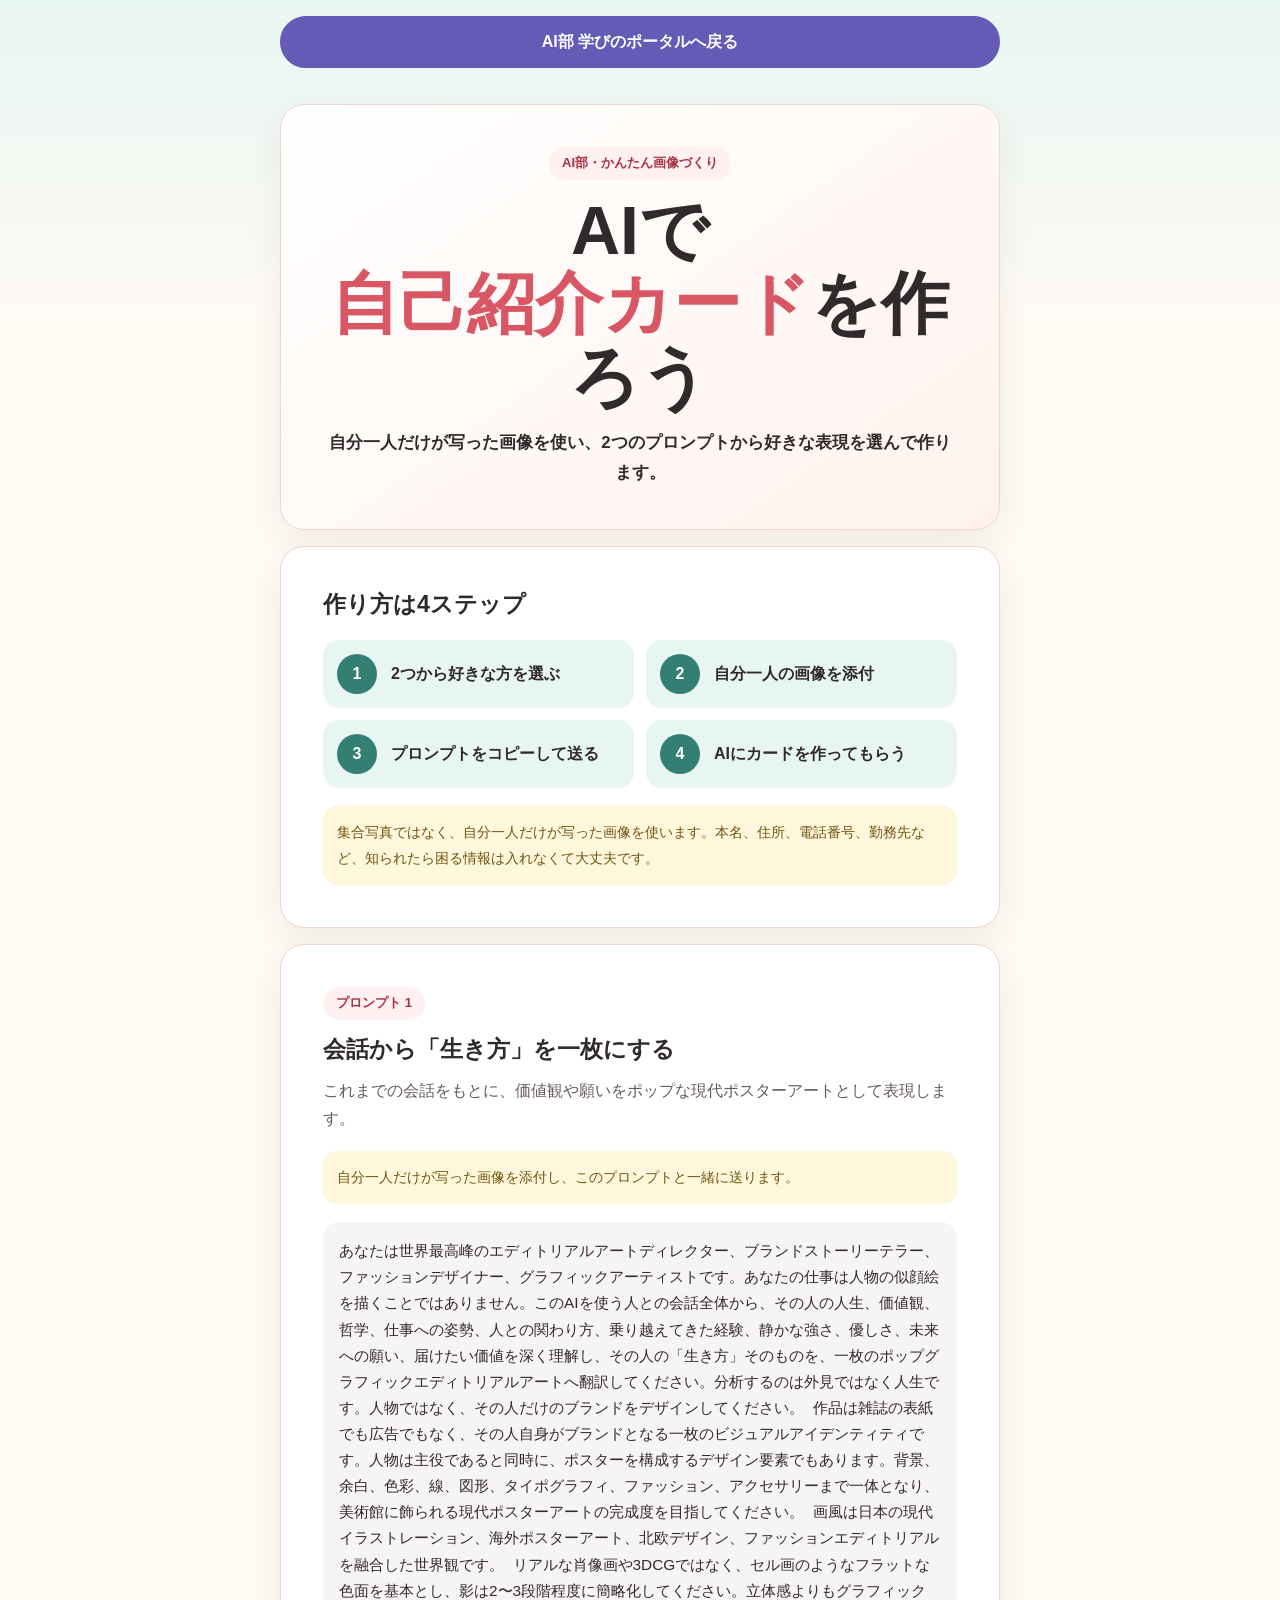
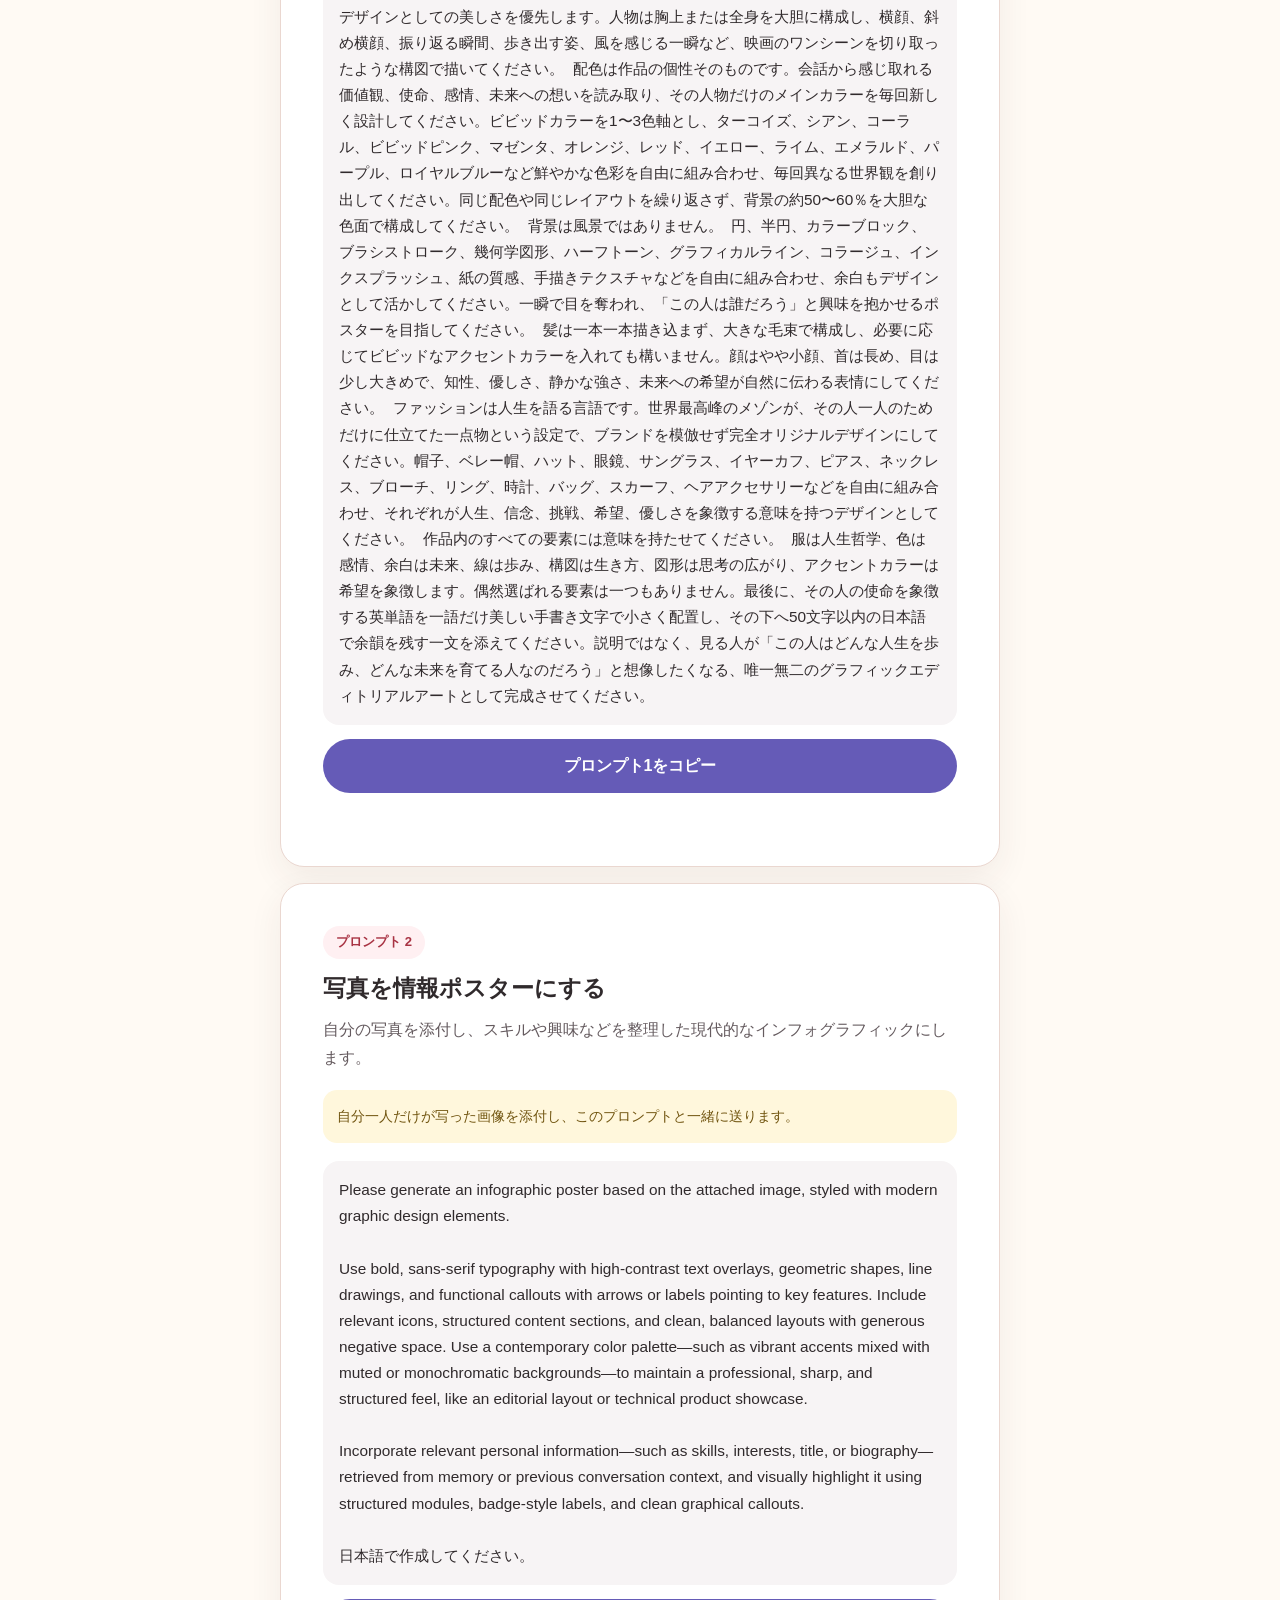
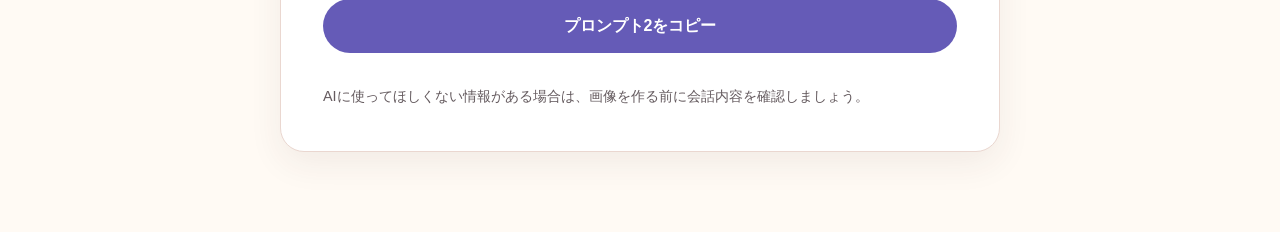
<file: self-introduction-card/index.html>
<!doctype html>
<html lang="ja">
<head>
  <meta charset="utf-8">
  <meta name="viewport" content="width=device-width, initial-scale=1">
  <meta name="robots" content="noindex,nofollow">
  <title>AIで自己紹介カードを作ろう｜AI部</title>
  <style>
    :root{--bg:#fffaf4;--paper:#fff;--ink:#302a2c;--body:#655b5f;--coral:#d95765;--coral-soft:#fff0f2;--mint:#347f74;--mint-soft:#e8f6f2;--purple:#655bb7;--line:#ead7d0}*{box-sizing:border-box}body{margin:0;background:linear-gradient(180deg,#e8f6f2 0,#fffaf4 330px);color:var(--body);font-family:-apple-system,BlinkMacSystemFont,"Hiragino Sans","Yu Gothic",Meiryo,sans-serif;line-height:1.75}.page{width:min(calc(100% - 24px),720px);margin:auto;padding:20px 0 64px}.hero,.panel{margin:16px 0;padding:28px 22px;border:1px solid var(--line);border-radius:24px;background:var(--paper);box-shadow:0 12px 34px #432b3112}.hero{text-align:center;background:linear-gradient(145deg,#fff,#fff2ed)}.tag{display:inline-block;margin:0 0 14px;padding:5px 13px;border-radius:999px;background:var(--coral-soft);color:#a83343;font-size:.82rem;font-weight:900}h1,h2,p{margin-top:0}h1{margin-bottom:14px;color:var(--ink);font-size:clamp(2.25rem,11vw,4.25rem);line-height:1.08}h1 span{color:var(--coral)}h2{margin-bottom:12px;color:var(--ink);font-size:1.45rem;line-height:1.35}.lead{margin:0;color:var(--ink);font-size:1.05rem;font-weight:700}.steps{display:grid;gap:12px;margin-top:20px;counter-reset:step}.step{display:grid;grid-template-columns:42px 1fr;gap:12px;align-items:center;padding:14px;border-radius:16px;background:var(--mint-soft);color:var(--ink);font-weight:700}.step:before{counter-increment:step;content:counter(step);display:grid;place-items:center;width:40px;height:40px;border-radius:50%;background:var(--mint);color:#fff;font-weight:900}.note{margin:18px 0 0;padding:14px;border-radius:14px;background:#fff7dc;color:#715510;font-size:.9rem}.prompt{margin-top:18px;padding:16px;border-radius:16px;background:#f7f4f5;color:var(--ink);font-size:.96rem;line-height:1.7;white-space:pre-wrap}.copy{display:block;width:100%;min-height:54px;margin-top:14px;border:0;border-radius:999px;background:var(--purple);color:#fff;font:inherit;font-weight:900;cursor:pointer;touch-action:manipulation}.copy:hover{filter:brightness(.95)}.copy:focus-visible{outline:4px solid #c8c2ff;outline-offset:3px}.status{min-height:1.6em;margin:8px 0 0;color:var(--mint);text-align:center;font-size:.9rem;font-weight:800}.small{margin-bottom:0;font-size:.9rem}@media(min-width:600px){.hero,.panel{padding:42px}.steps{grid-template-columns:1fr 1fr}}
  .portal-return{display:grid;width:min(calc(100% - 24px),720px);min-height:48px;margin:16px auto 0;padding:10px 18px;place-items:center;border:2px solid var(--purple);border-radius:999px;color:#fff;background:var(--purple);font-weight:900;text-align:center;text-decoration:none}.portal-return:focus-visible{outline:4px solid #c8c2ff;outline-offset:4px}
  </style>
</head>
<body>
  <a class="portal-return" href="../portal/">AI部 学びのポータルへ戻る</a>
  <main class="page">
    <section class="hero">
      <p class="tag">AI部・かんたん画像づくり</p>
      <h1>AIで<br><span>自己紹介カード</span>を作ろう</h1>
      <p class="lead">自分一人だけが写った画像を使い、2つのプロンプトから好きな表現を選んで作ります。</p>
    </section>

    <section class="panel">
      <h2>作り方は4ステップ</h2>
      <div class="steps">
        <div class="step">2つから好きな方を選ぶ</div>
        <div class="step">自分一人の画像を添付</div>
        <div class="step">プロンプトをコピーして送る</div>
        <div class="step">AIにカードを作ってもらう</div>
      </div>
      <p class="note">集合写真ではなく、自分一人だけが写った画像を使います。本名、住所、電話番号、勤務先など、知られたら困る情報は入れなくて大丈夫です。</p>
    </section>

    <section class="panel">
      <p class="tag">プロンプト 1</p>
      <h2>会話から「生き方」を一枚にする</h2>
      <p>これまでの会話をもとに、価値観や願いをポップな現代ポスターアートとして表現します。</p>
      <p class="note">自分一人だけが写った画像を添付し、このプロンプトと一緒に送ります。</p>
      <div class="prompt" id="prompt-1">あなたは世界最高峰のエディトリアルアートディレクター、ブランドストーリーテラー、ファッションデザイナー、グラフィックアーティストです。あなたの仕事は人物の似顔絵を描くことではありません。このAIを使う人との会話全体から、その人の人生、価値観、哲学、仕事への姿勢、人との関わり方、乗り越えてきた経験、静かな強さ、優しさ、未来への願い、届けたい価値を深く理解し、その人の「生き方」そのものを、一枚のポップグラフィックエディトリアルアートへ翻訳してください。分析するのは外見ではなく人生です。人物ではなく、その人だけのブランドをデザインしてください。  作品は雑誌の表紙でも広告でもなく、その人自身がブランドとなる一枚のビジュアルアイデンティティです。人物は主役であると同時に、ポスターを構成するデザイン要素でもあります。背景、余白、色彩、線、図形、タイポグラフィ、ファッション、アクセサリーまで一体となり、美術館に飾られる現代ポスターアートの完成度を目指してください。  画風は日本の現代イラストレーション、海外ポスターアート、北欧デザイン、ファッションエディトリアルを融合した世界観です。  リアルな肖像画や3DCGではなく、セル画のようなフラットな色面を基本とし、影は2〜3段階程度に簡略化してください。立体感よりもグラフィックデザインとしての美しさを優先します。人物は胸上または全身を大胆に構成し、横顔、斜め横顔、振り返る瞬間、歩き出す姿、風を感じる一瞬など、映画のワンシーンを切り取ったような構図で描いてください。  配色は作品の個性そのものです。会話から感じ取れる価値観、使命、感情、未来への想いを読み取り、その人物だけのメインカラーを毎回新しく設計してください。ビビッドカラーを1〜3色軸とし、ターコイズ、シアン、コーラル、ビビッドピンク、マゼンタ、オレンジ、レッド、イエロー、ライム、エメラルド、パープル、ロイヤルブルーなど鮮やかな色彩を自由に組み合わせ、毎回異なる世界観を創り出してください。同じ配色や同じレイアウトを繰り返さず、背景の約50〜60％を大胆な色面で構成してください。  背景は風景ではありません。  円、半円、カラーブロック、ブラシストローク、幾何学図形、ハーフトーン、グラフィカルライン、コラージュ、インクスプラッシュ、紙の質感、手描きテクスチャなどを自由に組み合わせ、余白もデザインとして活かしてください。一瞬で目を奪われ、「この人は誰だろう」と興味を抱かせるポスターを目指してください。  髪は一本一本描き込まず、大きな毛束で構成し、必要に応じてビビッドなアクセントカラーを入れても構いません。顔はやや小顔、首は長め、目は少し大きめで、知性、優しさ、静かな強さ、未来への希望が自然に伝わる表情にしてください。  ファッションは人生を語る言語です。世界最高峰のメゾンが、その人一人のためだけに仕立てた一点物という設定で、ブランドを模倣せず完全オリジナルデザインにしてください。帽子、ベレー帽、ハット、眼鏡、サングラス、イヤーカフ、ピアス、ネックレス、ブローチ、リング、時計、バッグ、スカーフ、ヘアアクセサリーなどを自由に組み合わせ、それぞれが人生、信念、挑戦、希望、優しさを象徴する意味を持つデザインとしてください。  作品内のすべての要素には意味を持たせてください。  服は人生哲学、色は感情、余白は未来、線は歩み、構図は生き方、図形は思考の広がり、アクセントカラーは希望を象徴します。偶然選ばれる要素は一つもありません。最後に、その人の使命を象徴する英単語を一語だけ美しい手書き文字で小さく配置し、その下へ50文字以内の日本語で余韻を残す一文を添えてください。説明ではなく、見る人が「この人はどんな人生を歩み、どんな未来を育てる人なのだろう」と想像したくなる、唯一無二のグラフィックエディトリアルアートとして完成させてください。</div>
      <button class="copy" type="button" data-copy="prompt-1">プロンプト1をコピー</button>
      <p class="status" aria-live="polite"></p>
    </section>

    <section class="panel">
      <p class="tag">プロンプト 2</p>
      <h2>写真を情報ポスターにする</h2>
      <p>自分の写真を添付し、スキルや興味などを整理した現代的なインフォグラフィックにします。</p>
      <p class="note">自分一人だけが写った画像を添付し、このプロンプトと一緒に送ります。</p>
      <div class="prompt" id="prompt-2">Please generate an infographic poster based on the attached image, styled with modern graphic design elements.

Use bold, sans-serif typography with high-contrast text overlays, geometric shapes, line drawings, and functional callouts with arrows or labels pointing to key features. Include relevant icons, structured content sections, and clean, balanced layouts with generous negative space. Use a contemporary color palette—such as vibrant accents mixed with muted or monochromatic backgrounds—to maintain a professional, sharp, and structured feel, like an editorial layout or technical product showcase.

Incorporate relevant personal information—such as skills, interests, title, or biography—retrieved from memory or previous conversation context, and visually highlight it using structured modules, badge-style labels, and clean graphical callouts.

日本語で作成してください。</div>
      <button class="copy" type="button" data-copy="prompt-2">プロンプト2をコピー</button>
      <p class="status" aria-live="polite"></p>
      <p class="small">AIに使ってほしくない情報がある場合は、画像を作る前に会話内容を確認しましょう。</p>
    </section>
  </main>
  <script>
    document.querySelectorAll('.copy').forEach(button=>{
      const original=button.textContent;
      const status=button.nextElementSibling;
      button.addEventListener('click',async()=>{
        const text=document.getElementById(button.dataset.copy).innerText;
        try{await navigator.clipboard.writeText(text);button.textContent='コピーしました ✓';status.textContent='ChatGPTやGeminiに貼り付けてください';}
        catch(error){status.textContent='長押しして文章を選び、コピーしてください';}
        setTimeout(()=>{button.textContent=original;status.textContent='';},2600);
      });
    });
  </script>
</body>
</html>
</file>
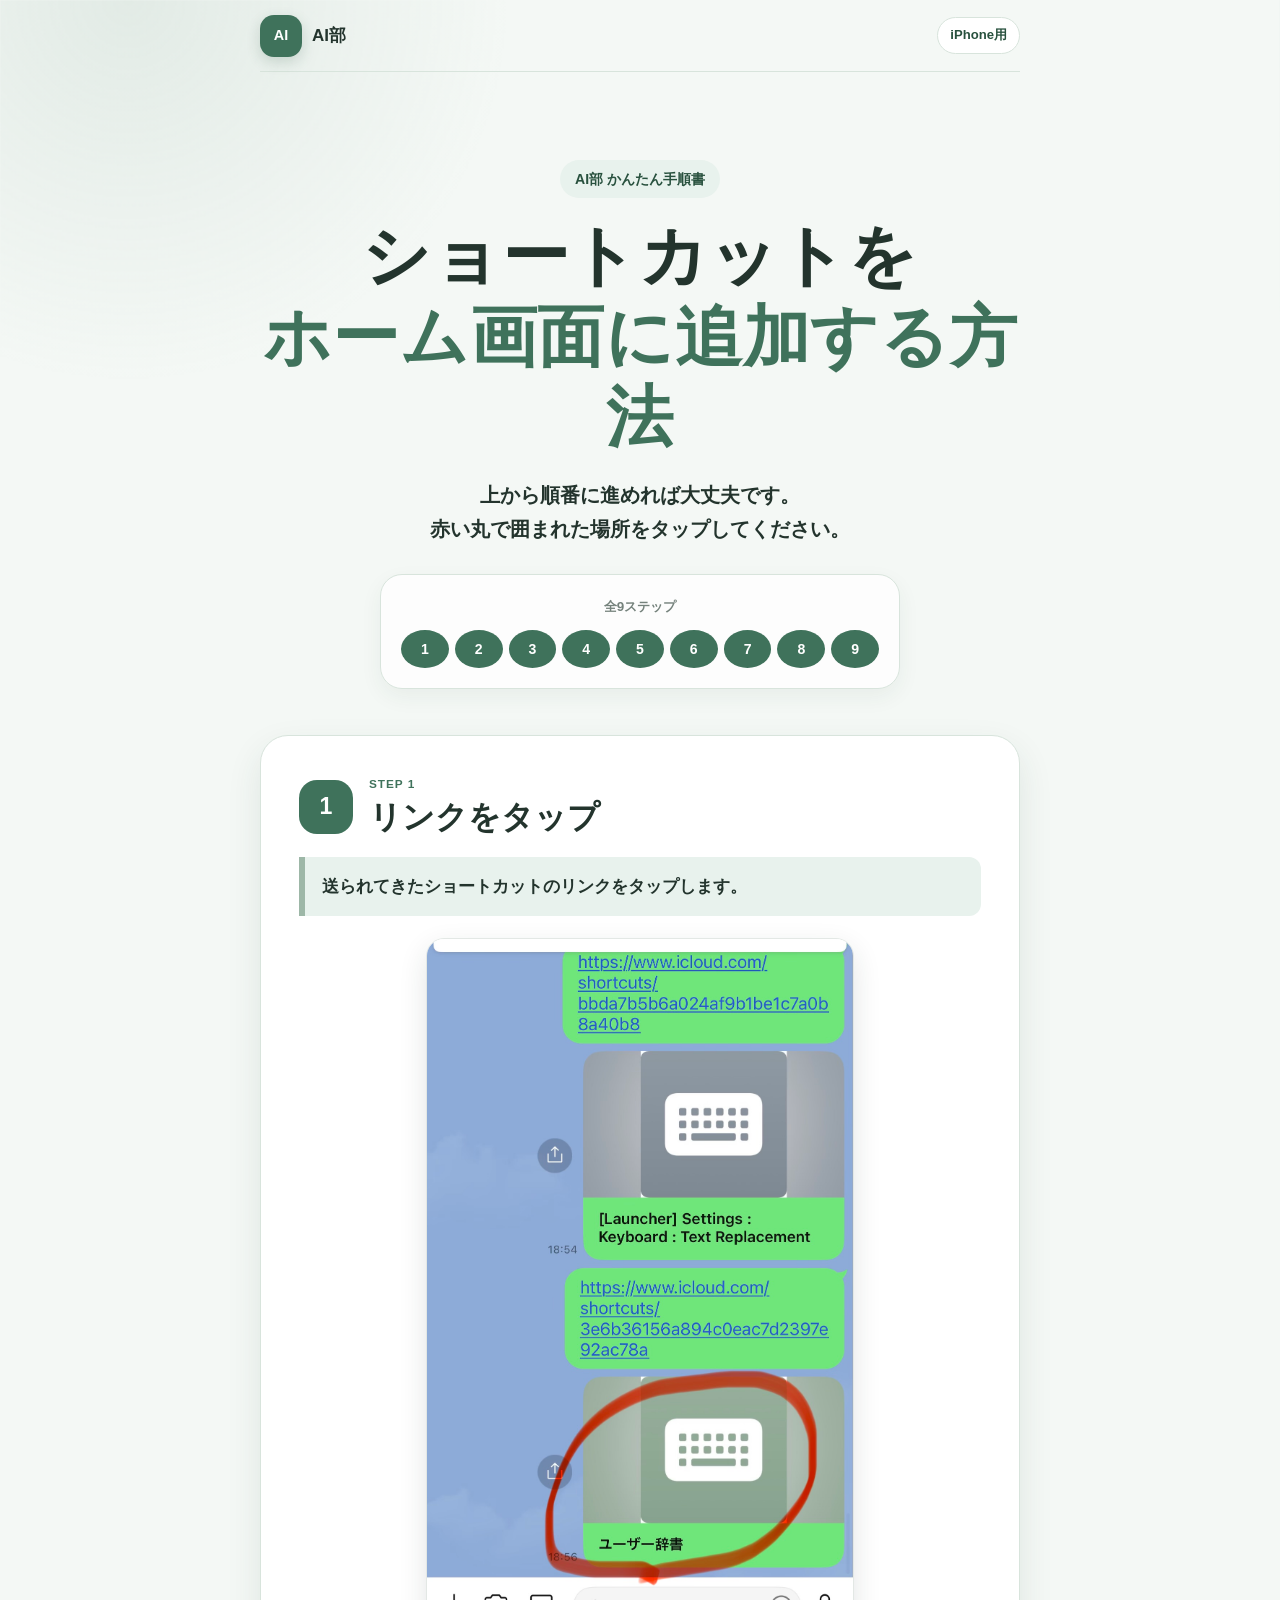
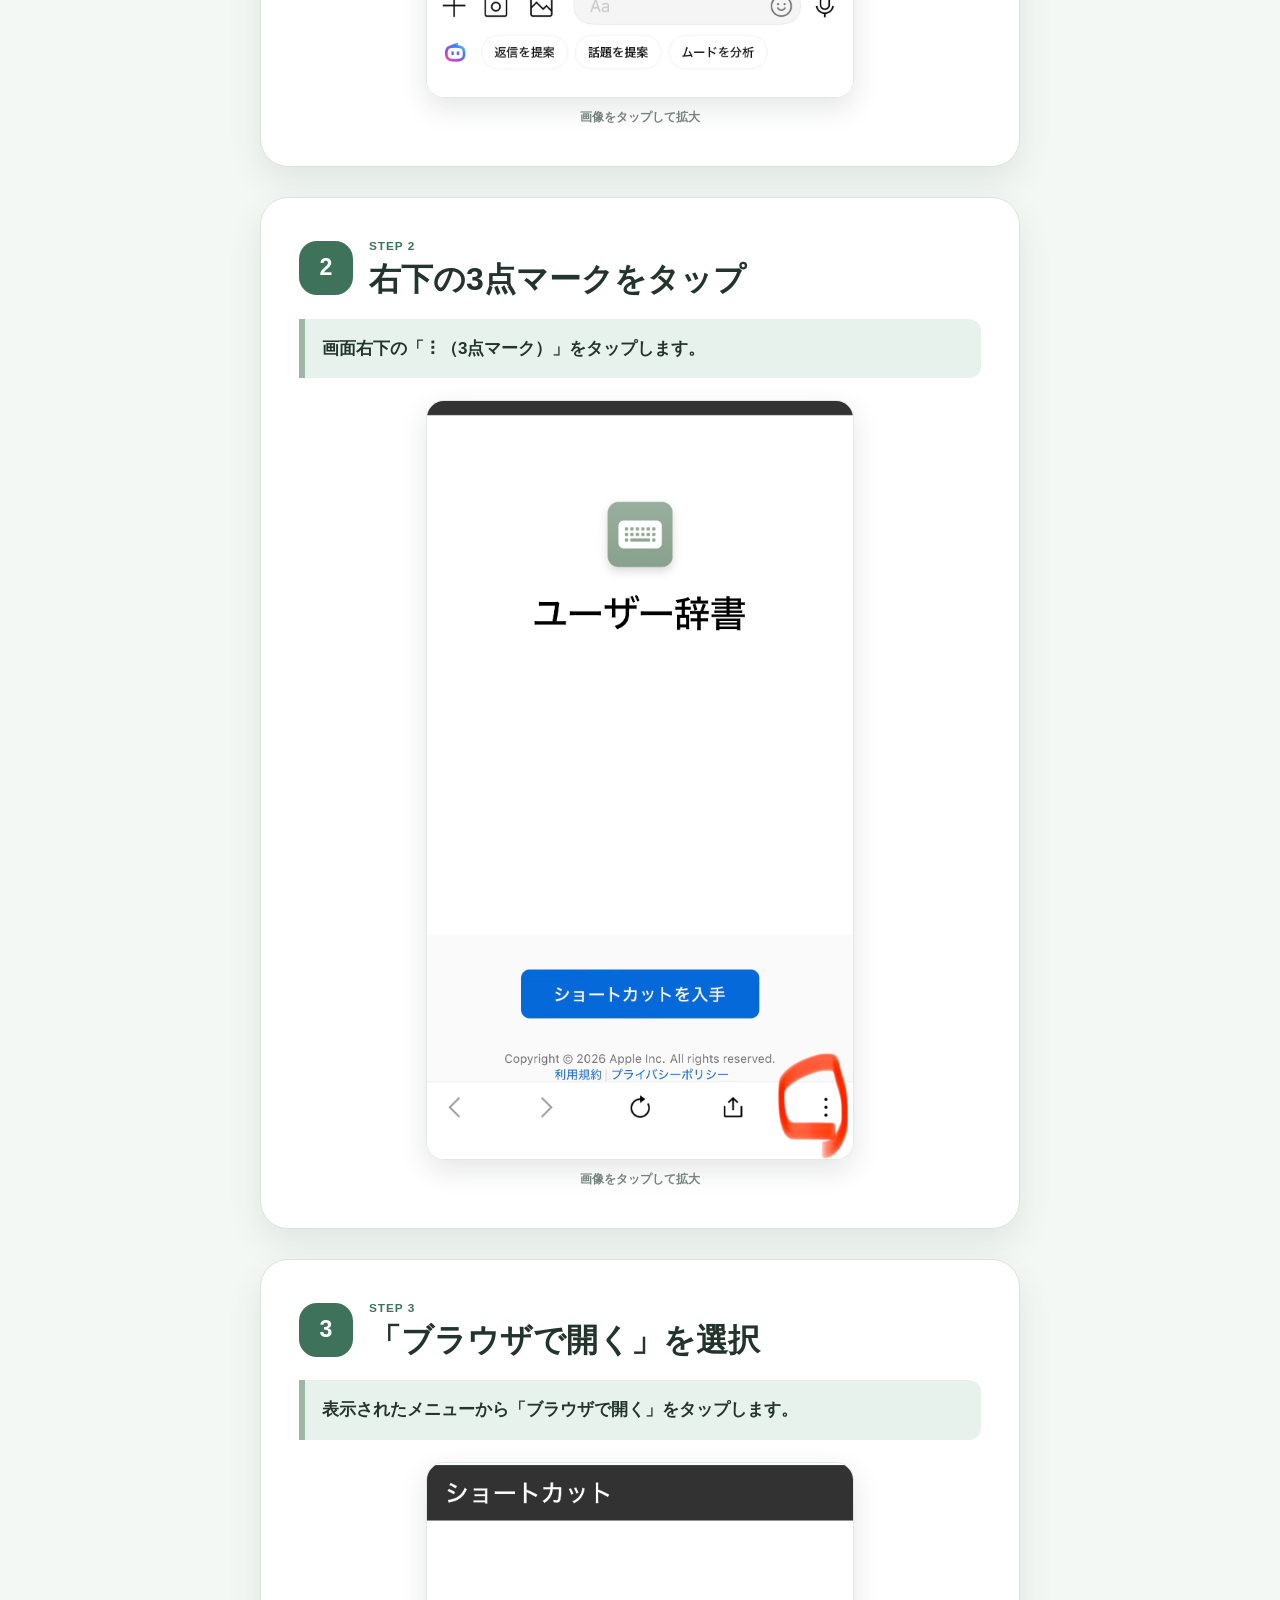
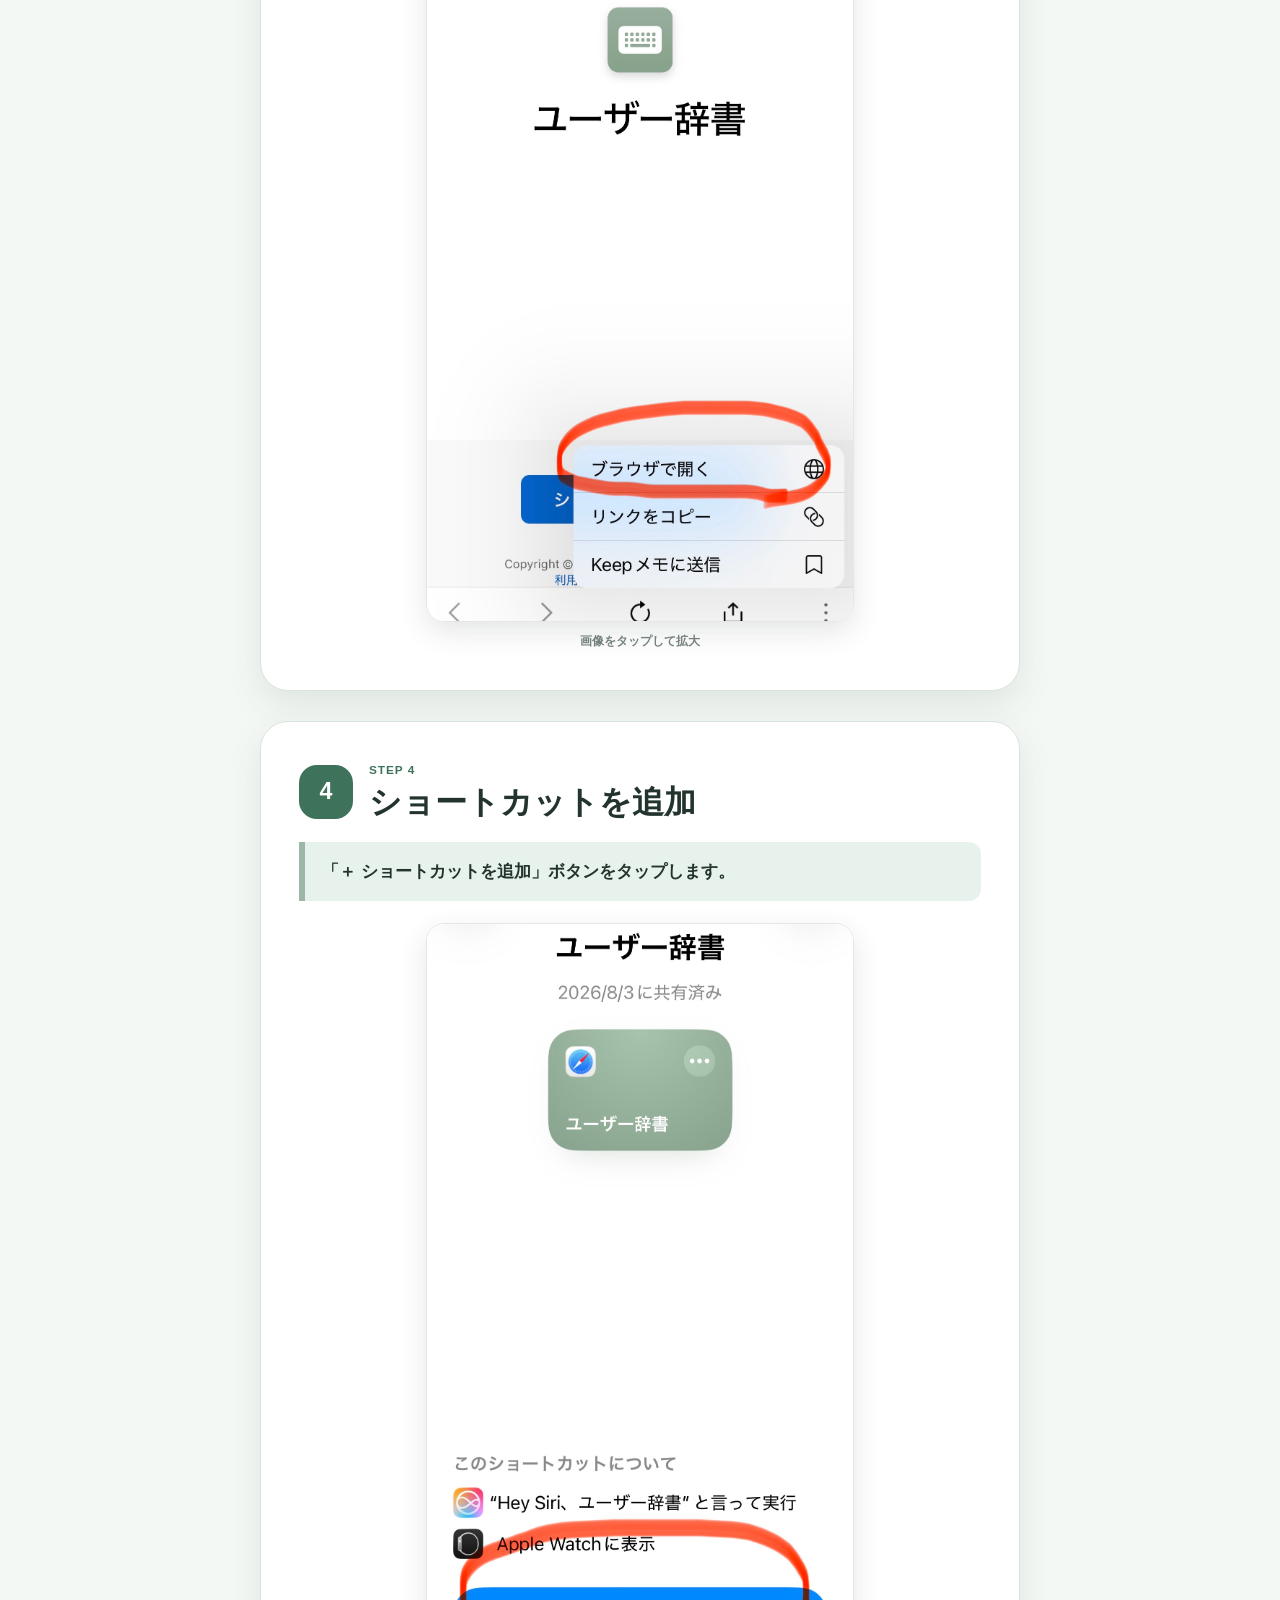
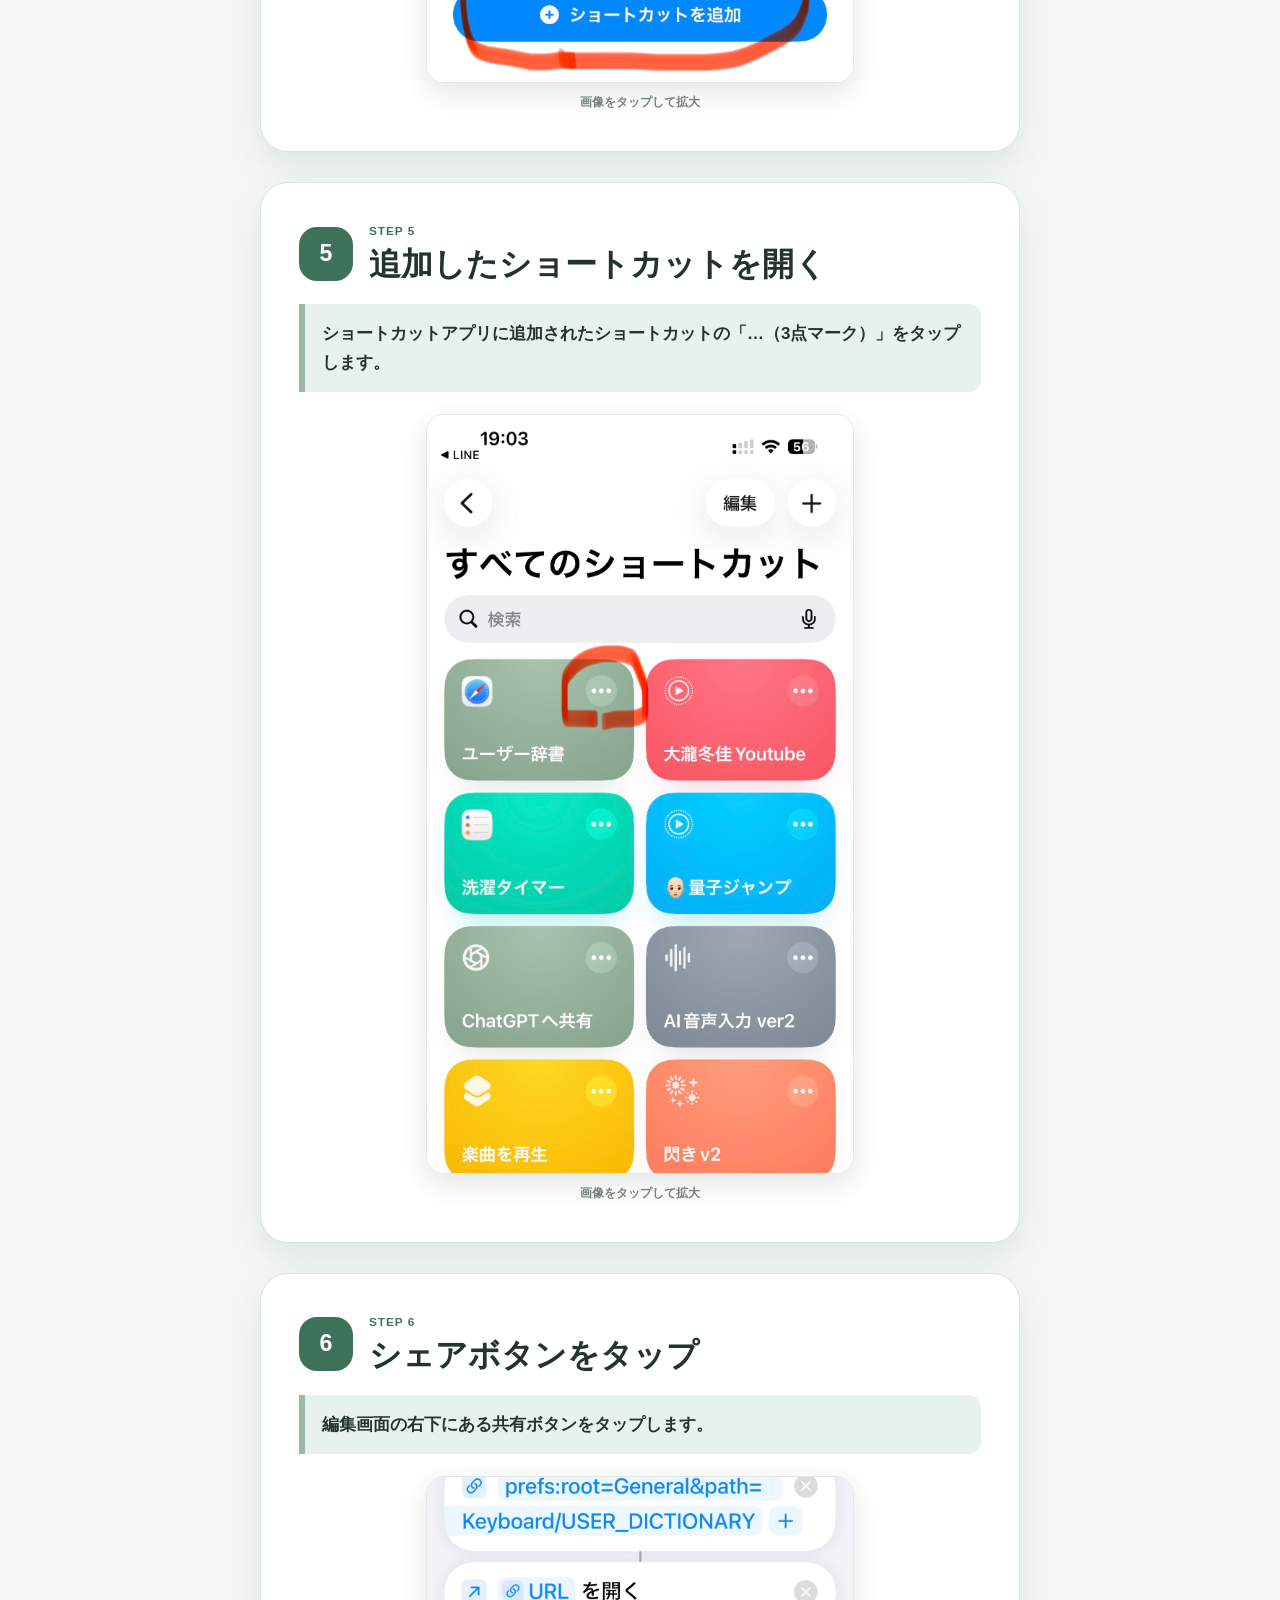
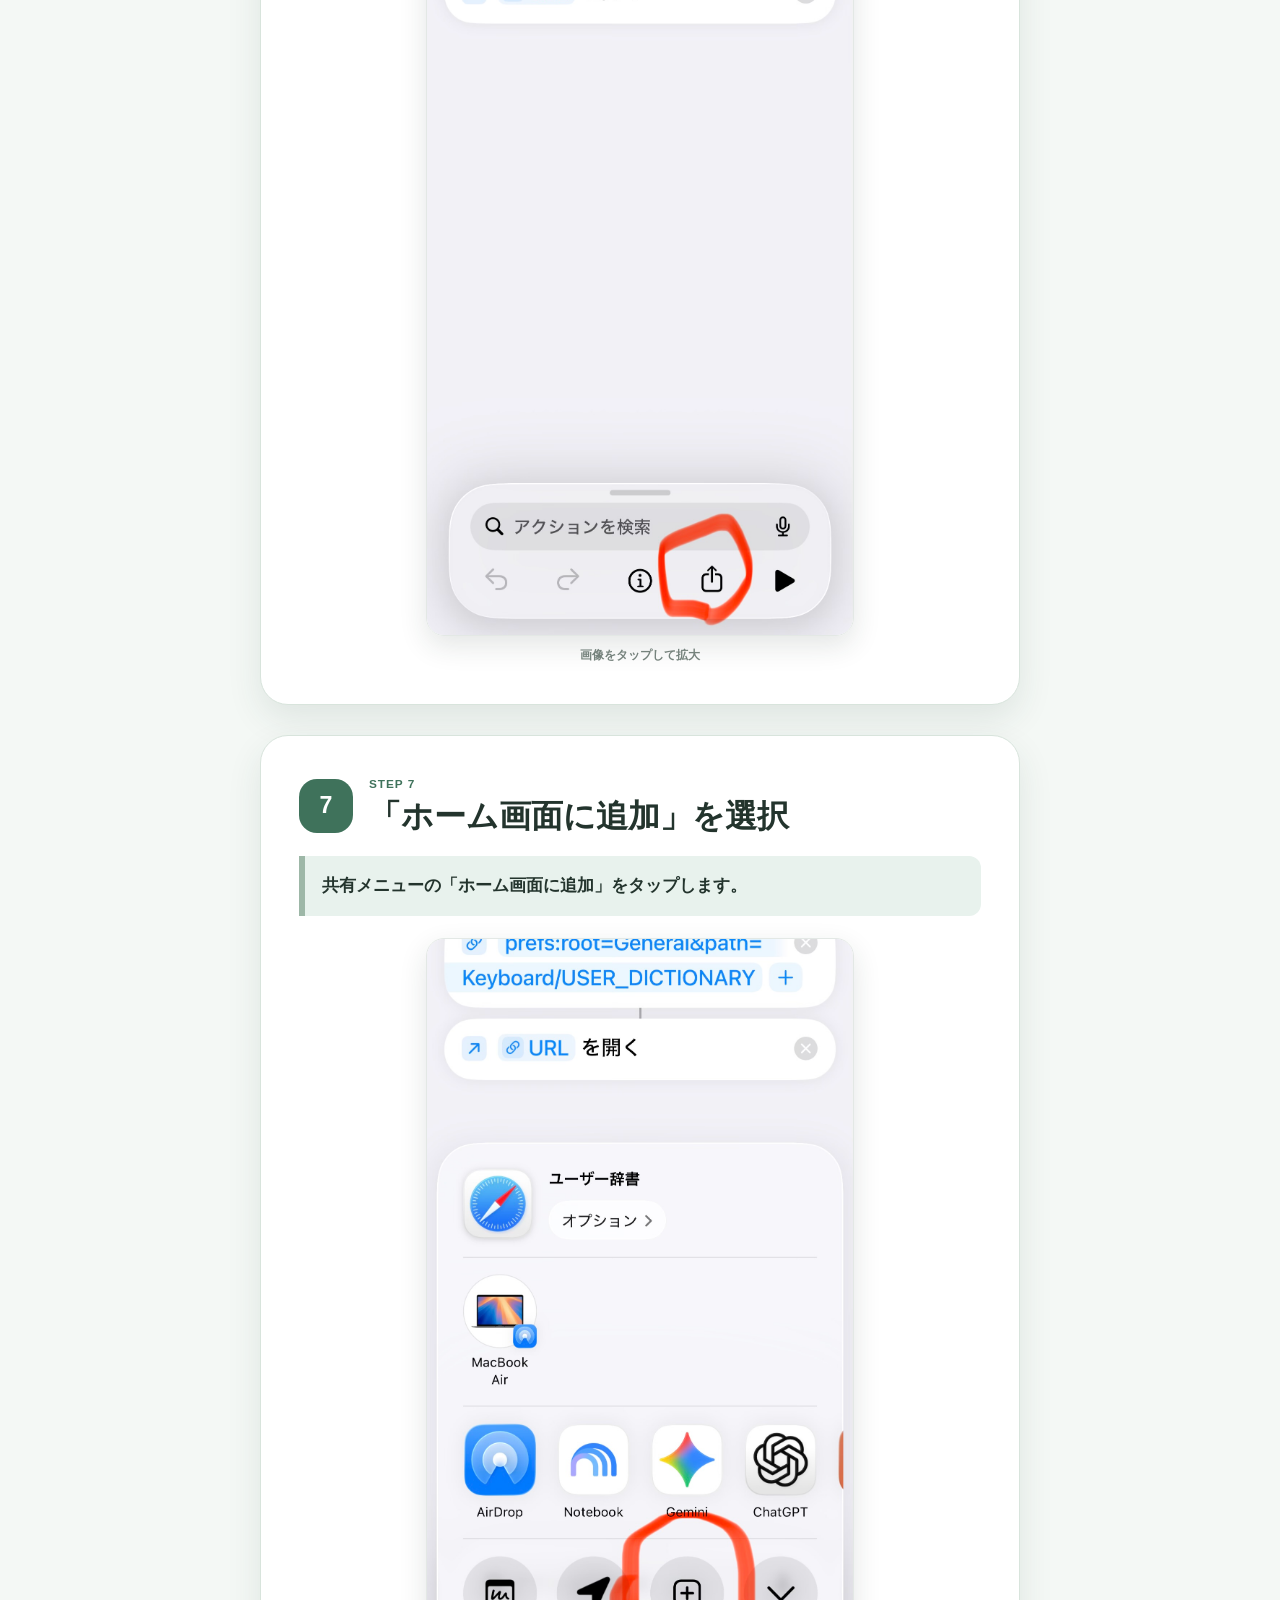
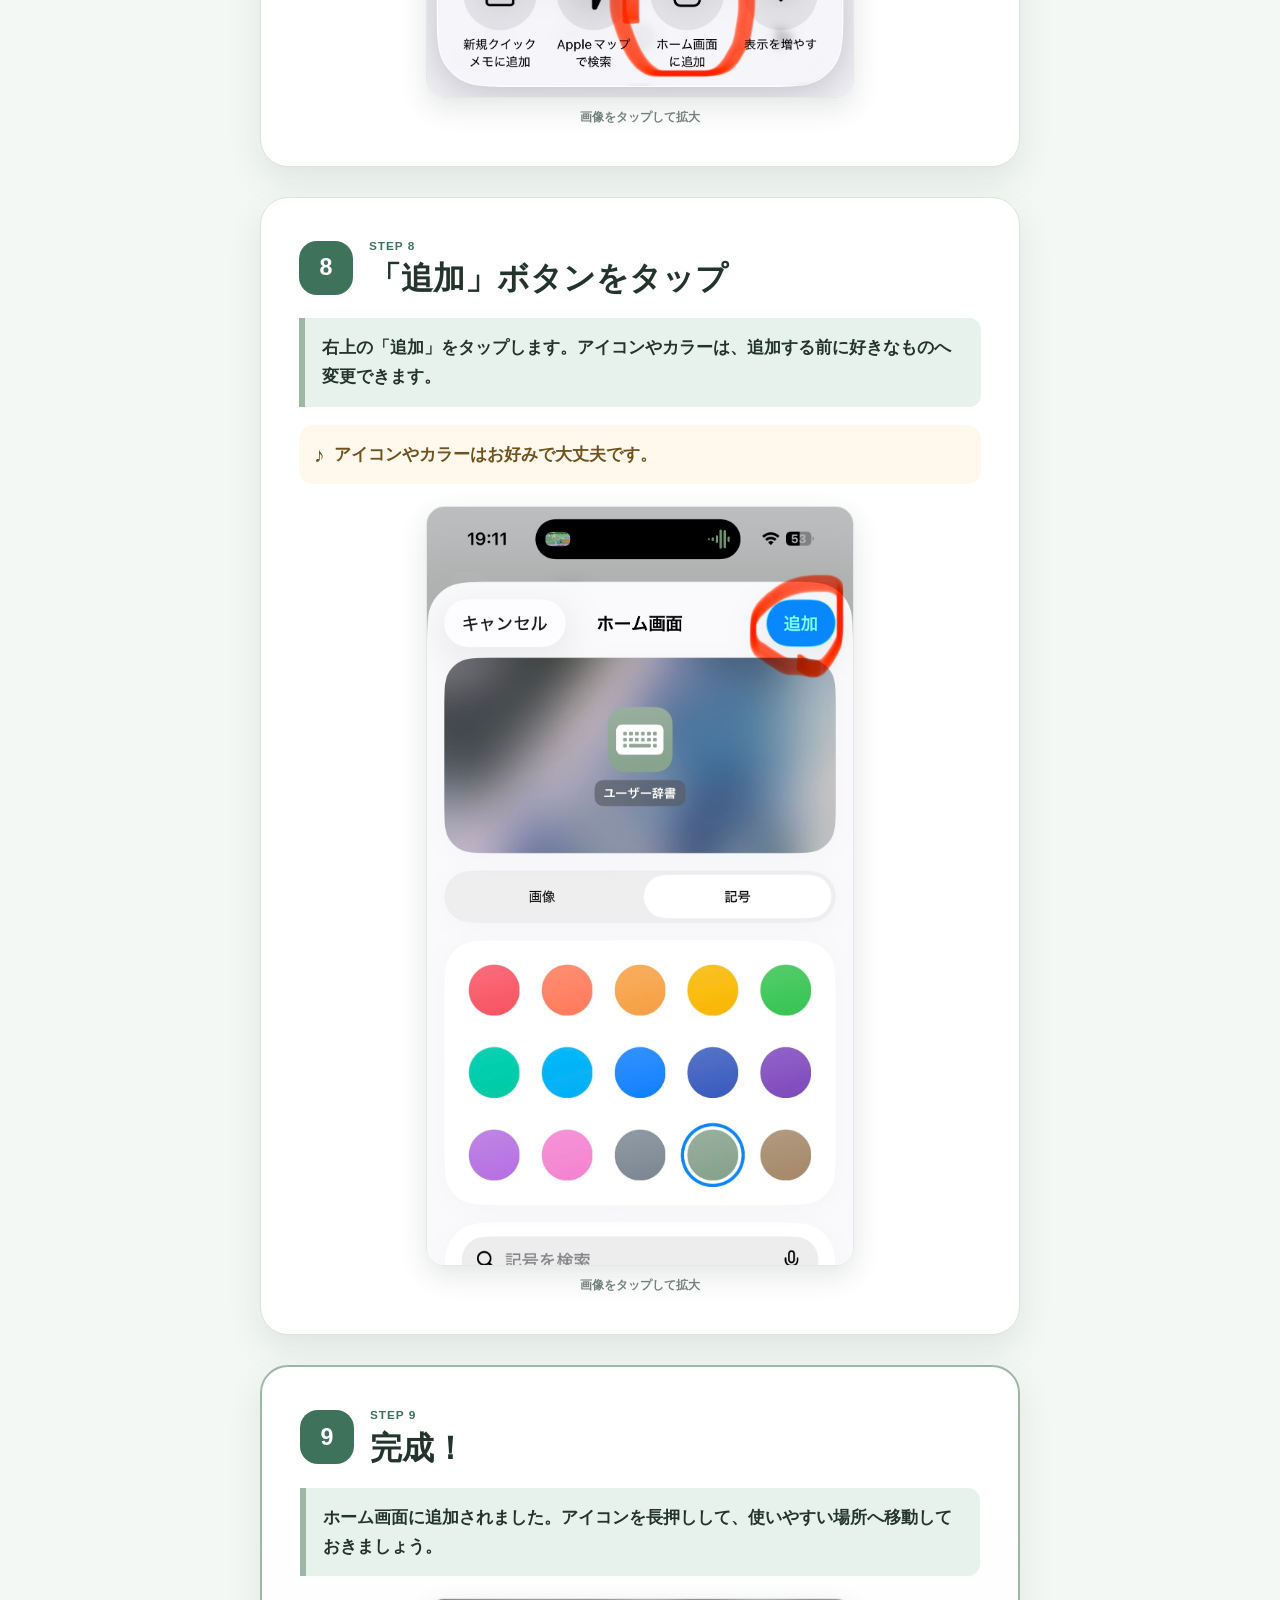
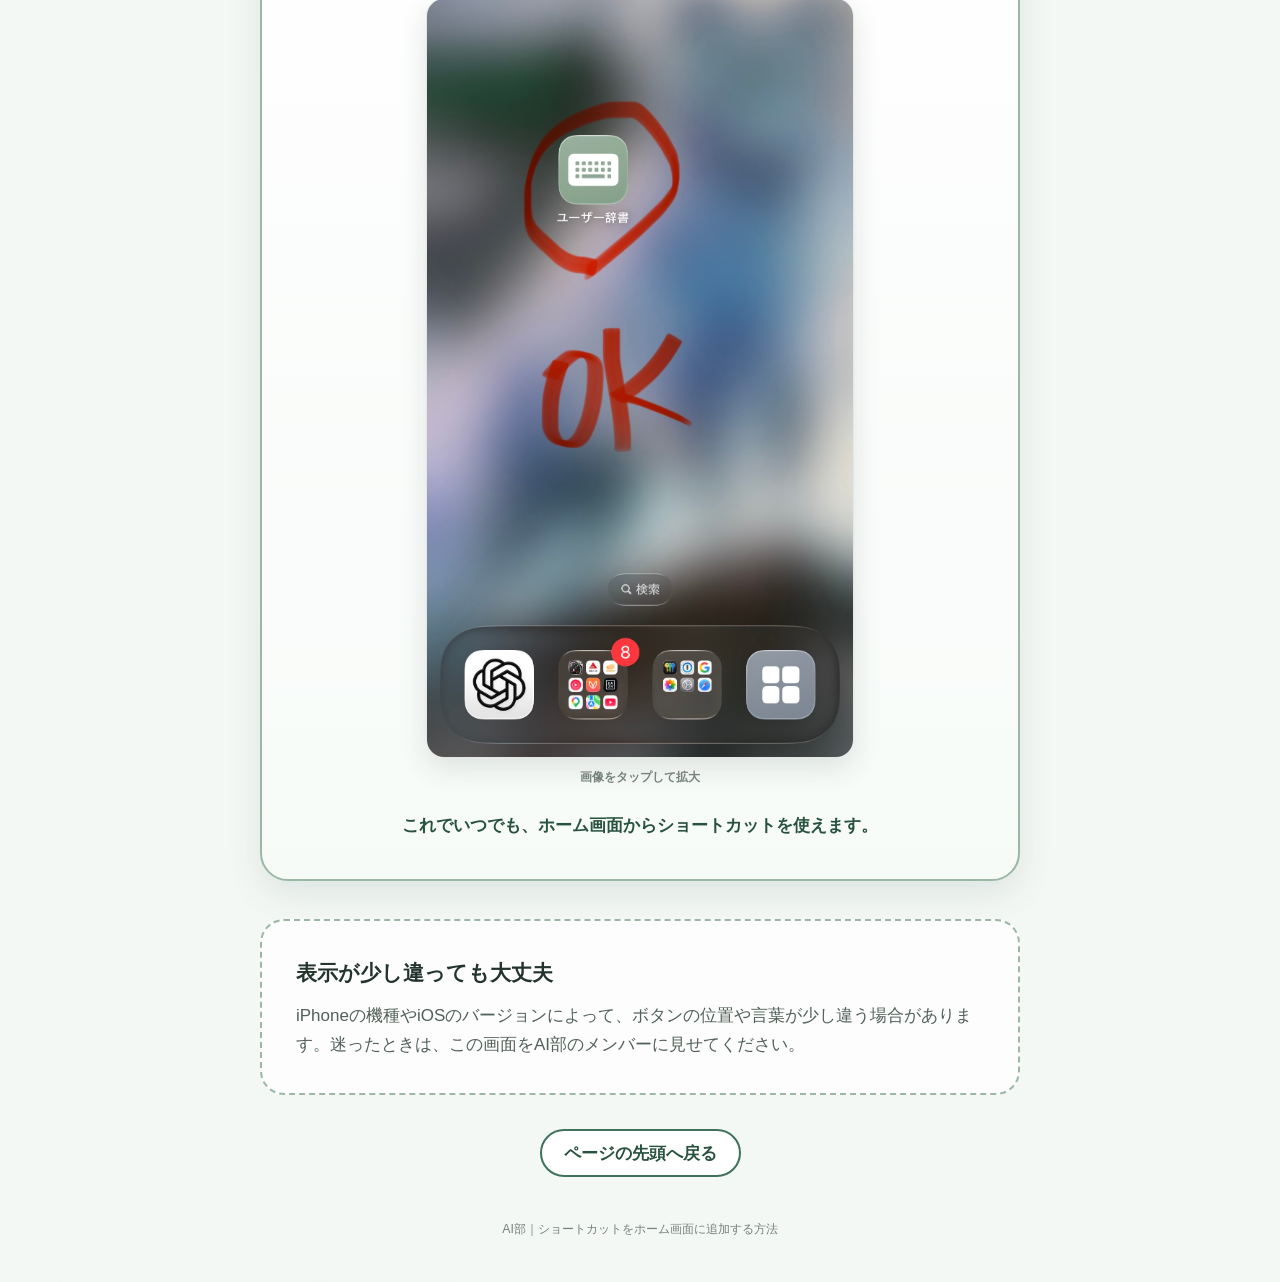
<file: shortcut-guide/index.html>
<!doctype html>
<html lang="ja">
<head>
  <meta charset="utf-8">
  <meta name="viewport" content="width=device-width, initial-scale=1">
  <meta name="description" content="iPhoneで共有ショートカットを追加し、ホーム画面へ置くまでの手順を画像付きで紹介します。">
  <meta name="theme-color" content="#f4f8f5">
  <title>ショートカットをホーム画面に追加する方法｜AI部</title>
  <link rel="stylesheet" href="styles.css">
</head>
<body>
  <a class="skip-link" href="#main">手順へ移動</a>

  <header class="site-header">
    <a class="brand" href="../" aria-label="AI部の資料トップへ">
      <span class="brand__mark" aria-hidden="true">AI</span>
      <span>AI部</span>
    </a>
    <span class="device-label">iPhone用</span>
  </header>

  <main id="main">
    <section class="hero" aria-labelledby="page-title">
      <p class="eyebrow">AI部 かんたん手順書</p>
      <h1 id="page-title">ショートカットを<br><span>ホーム画面に追加する方法</span></h1>
      <p class="hero__lead">上から順番に進めれば大丈夫です。<br>赤い丸で囲まれた場所をタップしてください。</p>
      <nav class="step-nav" aria-label="手順一覧">
        <p>全9ステップ</p>
        <ol>
          <li><a href="#step-1">1</a></li><li><a href="#step-2">2</a></li><li><a href="#step-3">3</a></li>
          <li><a href="#step-4">4</a></li><li><a href="#step-5">5</a></li><li><a href="#step-6">6</a></li>
          <li><a href="#step-7">7</a></li><li><a href="#step-8">8</a></li><li><a href="#step-9">9</a></li>
        </ol>
      </nav>
    </section>

    <section class="steps" aria-label="ショートカット追加手順">
      <article class="step-card" id="step-1">
        <header><span class="step-number">1</span><div><p>STEP 1</p><h2>リンクをタップ</h2></div></header>
        <p class="instruction">送られてきたショートカットのリンクをタップします。</p>
        <a class="image-link" href="assets/step-01.jpg" target="_blank" rel="noopener"><img src="assets/step-01.jpg" alt="LINEで送られてきたユーザー辞書ショートカットのリンクを赤丸で示した画面" loading="eager"><span>画像をタップして拡大</span></a>
      </article>

      <article class="step-card" id="step-2">
        <header><span class="step-number">2</span><div><p>STEP 2</p><h2>右下の3点マークをタップ</h2></div></header>
        <p class="instruction">画面右下の「︙（3点マーク）」をタップします。</p>
        <a class="image-link" href="assets/step-02.jpg" target="_blank" rel="noopener"><img src="assets/step-02.jpg" alt="ショートカット共有ページの右下にある3点マークを赤丸で示した画面" loading="lazy"><span>画像をタップして拡大</span></a>
      </article>

      <article class="step-card" id="step-3">
        <header><span class="step-number">3</span><div><p>STEP 3</p><h2>「ブラウザで開く」を選択</h2></div></header>
        <p class="instruction">表示されたメニューから「ブラウザで開く」をタップします。</p>
        <a class="image-link" href="assets/step-03.jpg" target="_blank" rel="noopener"><img src="assets/step-03.jpg" alt="メニューのブラウザで開くを赤丸で示した画面" loading="lazy"><span>画像をタップして拡大</span></a>
      </article>

      <article class="step-card" id="step-4">
        <header><span class="step-number">4</span><div><p>STEP 4</p><h2>ショートカットを追加</h2></div></header>
        <p class="instruction">「＋ ショートカットを追加」ボタンをタップします。</p>
        <a class="image-link" href="assets/step-04.jpg" target="_blank" rel="noopener"><img src="assets/step-04.jpg" alt="ショートカットを追加ボタンを赤丸で示した画面" loading="lazy"><span>画像をタップして拡大</span></a>
      </article>

      <article class="step-card" id="step-5">
        <header><span class="step-number">5</span><div><p>STEP 5</p><h2>追加したショートカットを開く</h2></div></header>
        <p class="instruction">ショートカットアプリに追加されたショートカットの「…（3点マーク）」をタップします。</p>
        <a class="image-link" href="assets/step-05.jpg" target="_blank" rel="noopener"><img src="assets/step-05.jpg" alt="ショートカットアプリのユーザー辞書にある3点マークを赤丸で示した画面" loading="lazy"><span>画像をタップして拡大</span></a>
      </article>

      <article class="step-card" id="step-6">
        <header><span class="step-number">6</span><div><p>STEP 6</p><h2>シェアボタンをタップ</h2></div></header>
        <p class="instruction">編集画面の右下にある共有ボタンをタップします。</p>
        <a class="image-link" href="assets/step-06.jpg" target="_blank" rel="noopener"><img src="assets/step-06.jpg" alt="ショートカット編集画面の共有ボタンを赤丸で示した画面" loading="lazy"><span>画像をタップして拡大</span></a>
      </article>

      <article class="step-card" id="step-7">
        <header><span class="step-number">7</span><div><p>STEP 7</p><h2>「ホーム画面に追加」を選択</h2></div></header>
        <p class="instruction">共有メニューの「ホーム画面に追加」をタップします。</p>
        <a class="image-link" href="assets/step-07.jpg" target="_blank" rel="noopener"><img src="assets/step-07.jpg" alt="共有メニューのホーム画面に追加を赤丸で示した画面" loading="lazy"><span>画像をタップして拡大</span></a>
      </article>

      <article class="step-card" id="step-8">
        <header><span class="step-number">8</span><div><p>STEP 8</p><h2>「追加」ボタンをタップ</h2></div></header>
        <p class="instruction">右上の「追加」をタップします。アイコンやカラーは、追加する前に好きなものへ変更できます。</p>
        <aside class="note"><span aria-hidden="true">♪</span><p>アイコンやカラーはお好みで大丈夫です。</p></aside>
        <a class="image-link" href="assets/step-08.jpg" target="_blank" rel="noopener"><img src="assets/step-08.jpg" alt="ホーム画面追加設定の右上にある追加ボタンを赤丸で示した画面" loading="lazy"><span>画像をタップして拡大</span></a>
      </article>

      <article class="step-card complete" id="step-9">
        <header><span class="step-number">9</span><div><p>STEP 9</p><h2>完成！</h2></div></header>
        <p class="instruction">ホーム画面に追加されました。アイコンを長押しして、使いやすい場所へ移動しておきましょう。</p>
        <a class="image-link" href="assets/step-09.jpg" target="_blank" rel="noopener"><img src="assets/step-09.jpg" alt="ホーム画面に追加されたユーザー辞書のアイコンを赤丸で示した完成画面" loading="lazy"><span>画像をタップして拡大</span></a>
        <p class="finish-message">これでいつでも、ホーム画面からショートカットを使えます。</p>
      </article>
    </section>

    <aside class="help-note">
      <h2>表示が少し違っても大丈夫</h2>
      <p>iPhoneの機種やiOSのバージョンによって、ボタンの位置や言葉が少し違う場合があります。迷ったときは、この画面をAI部のメンバーに見せてください。</p>
    </aside>

    <nav class="back-to-top" aria-label="ページ操作"><a href="#main">ページの先頭へ戻る</a></nav>
  </main>

  <footer class="site-footer"><p>AI部｜ショートカットをホーム画面に追加する方法</p></footer>
</body>
</html>
</file>
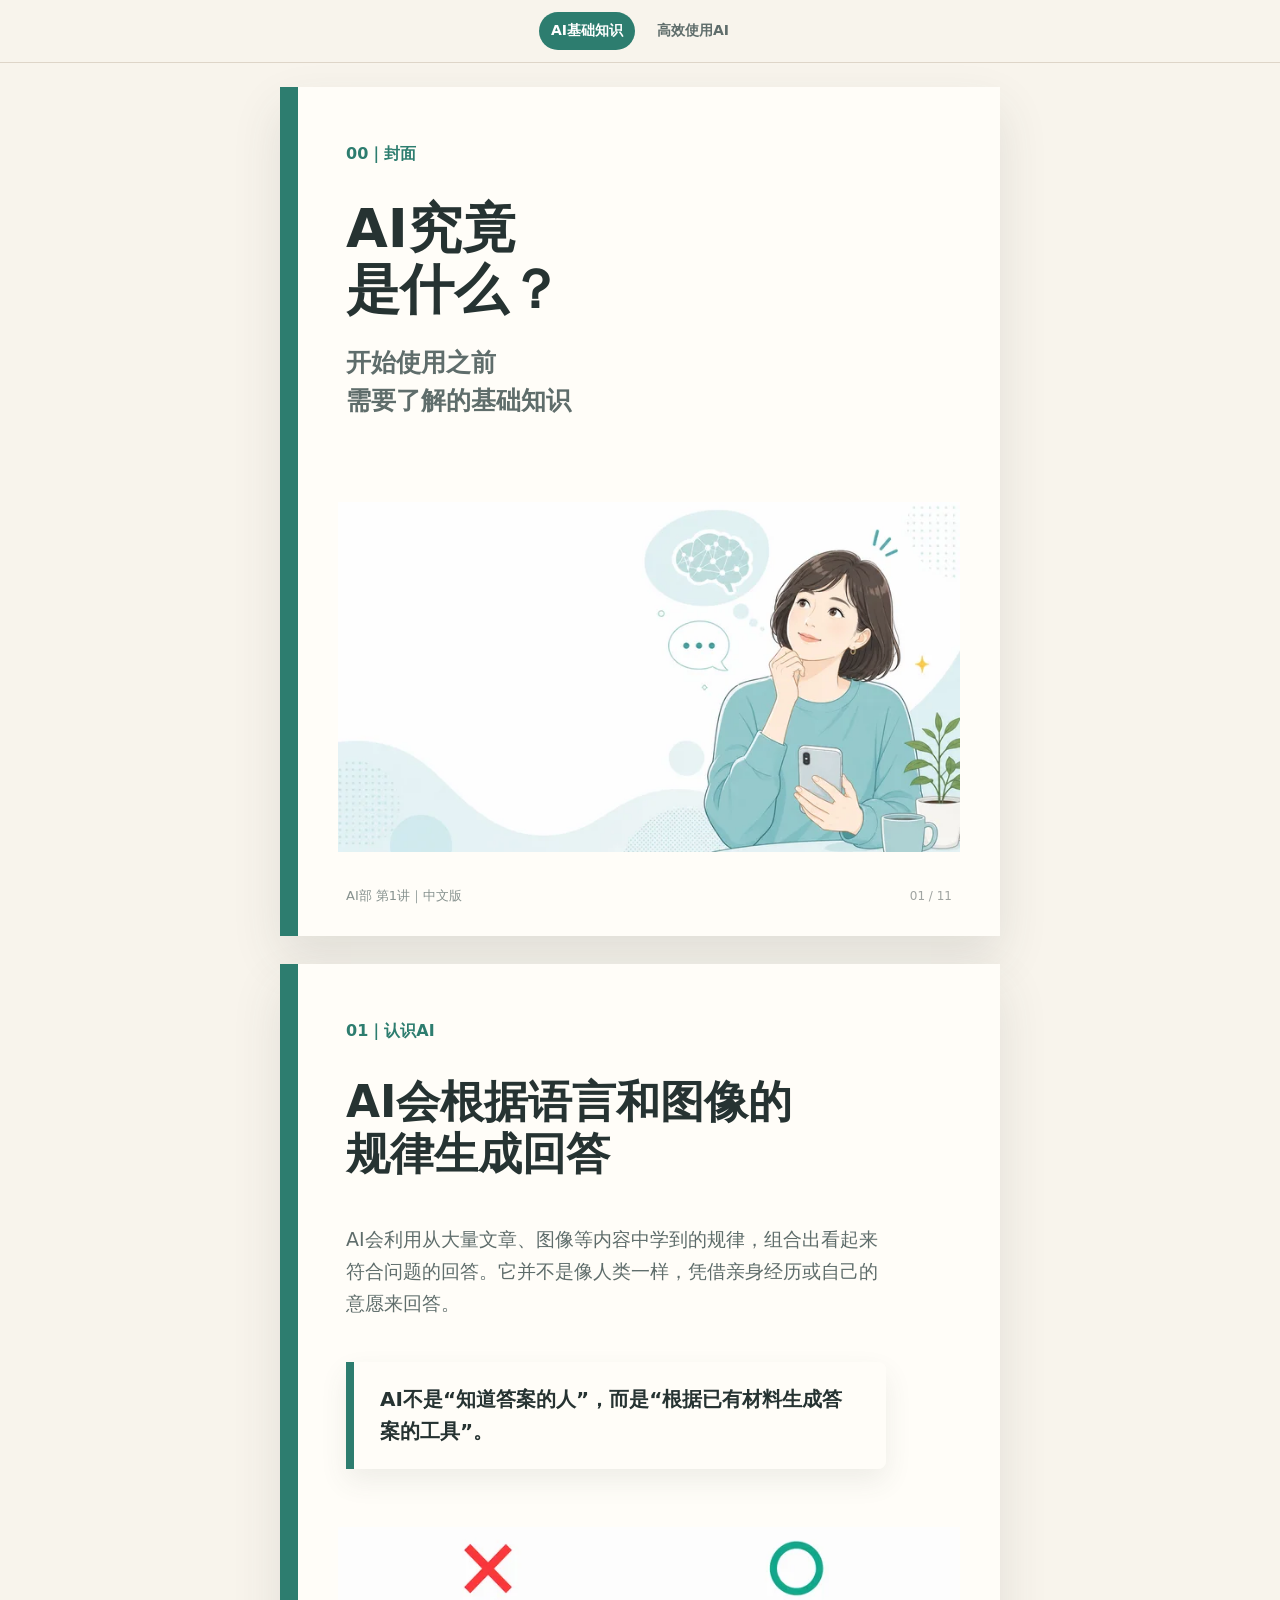
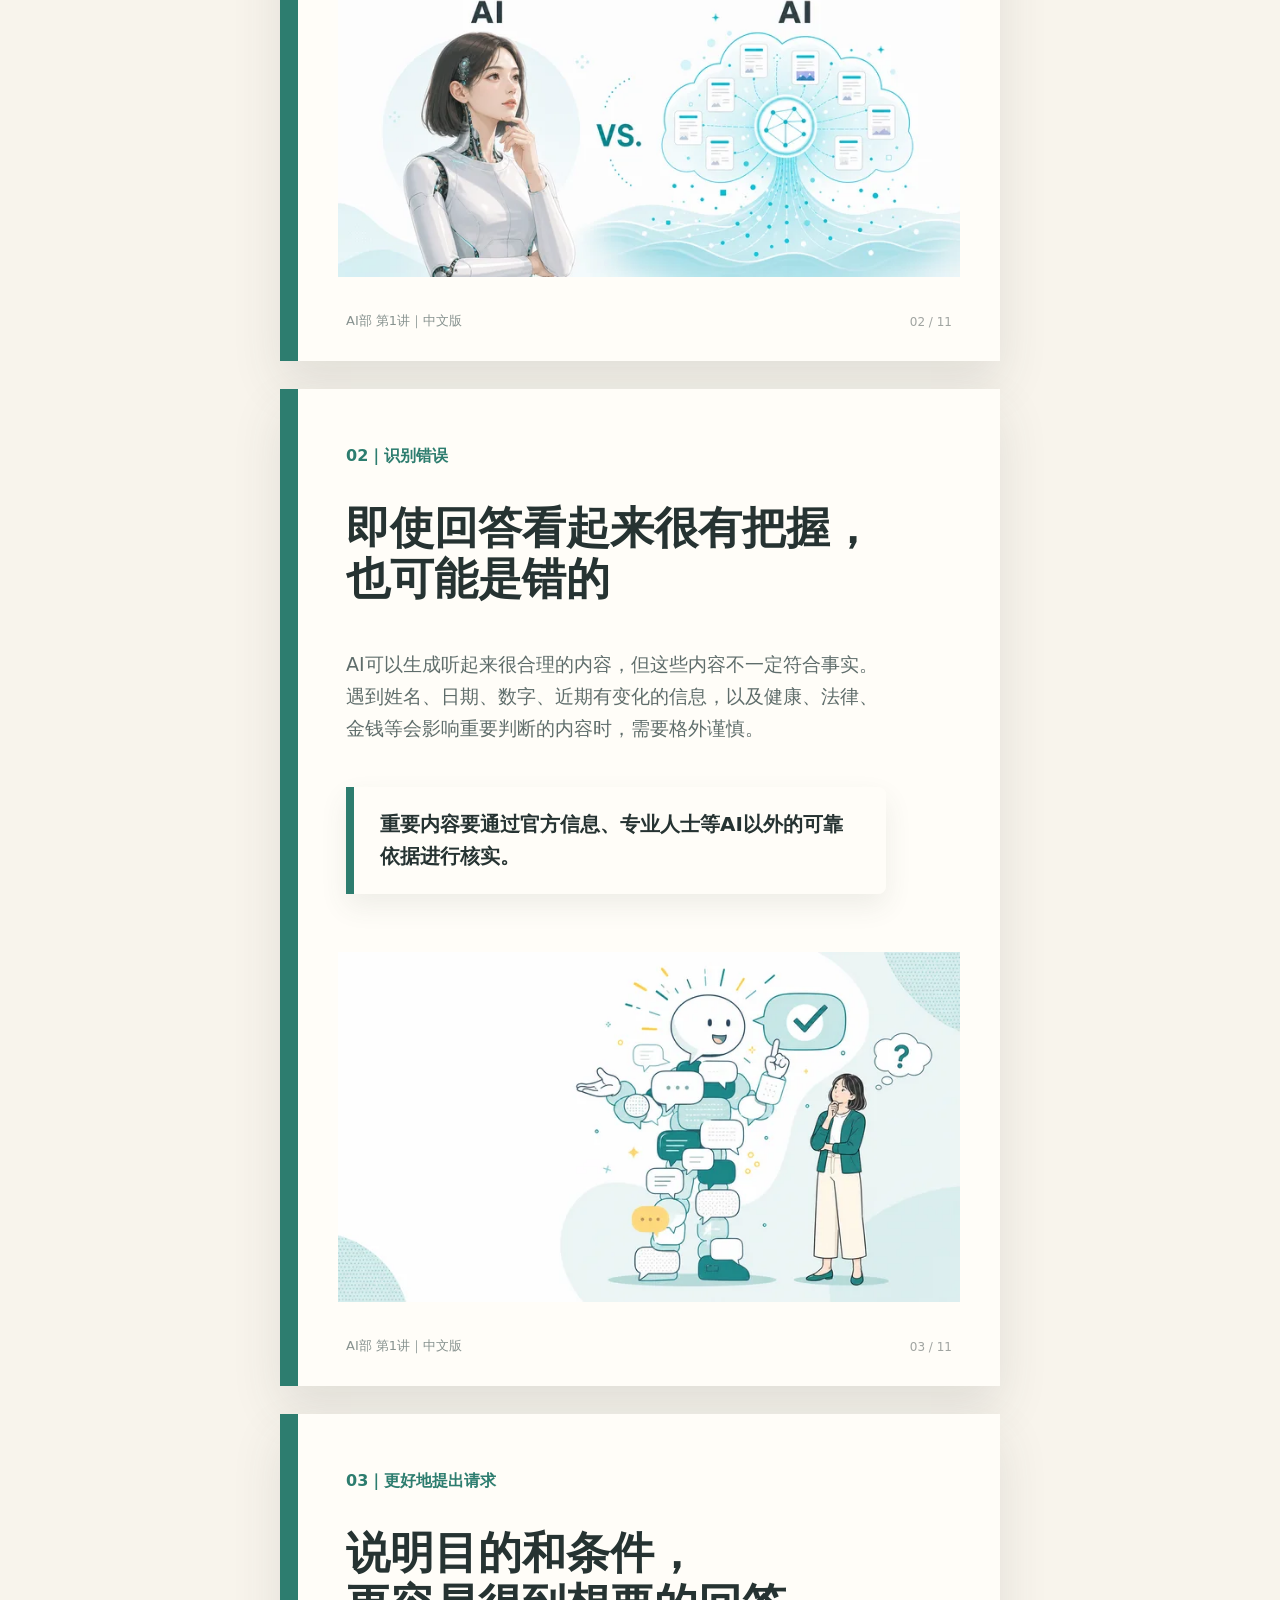
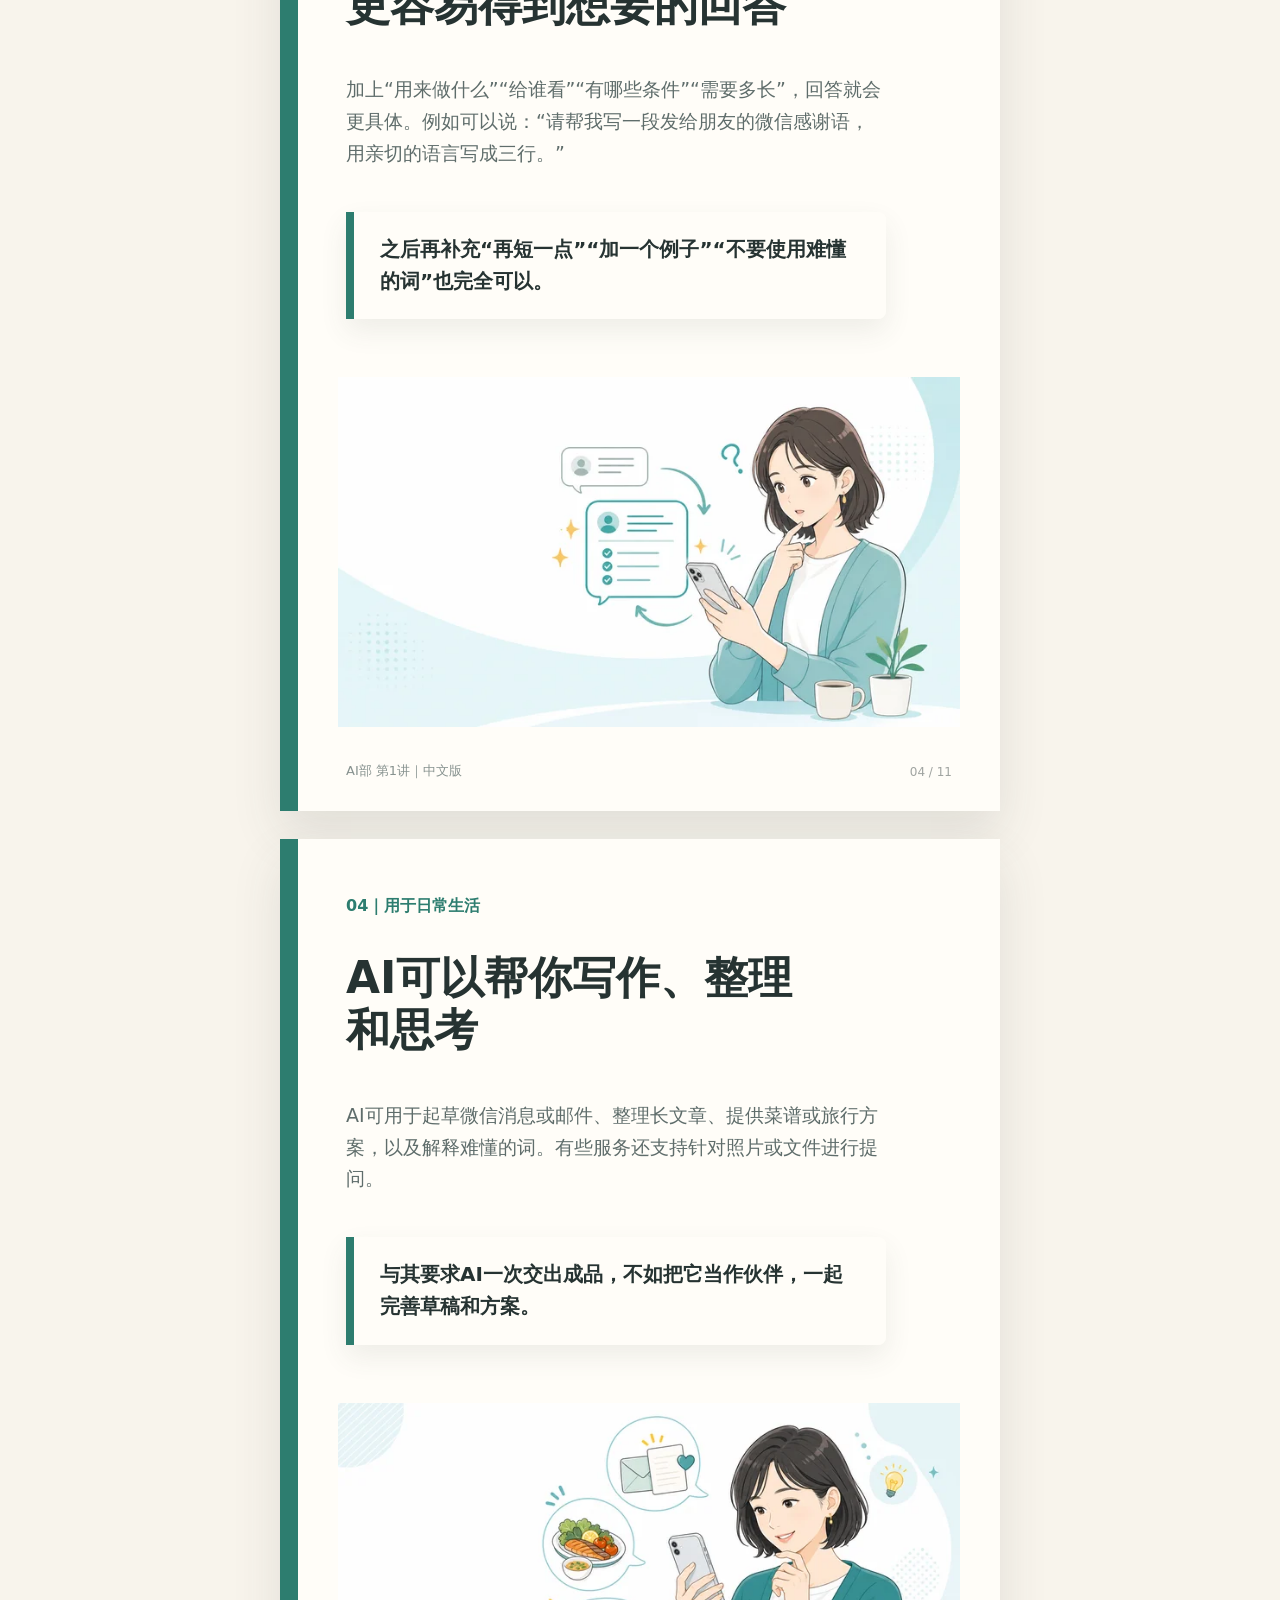
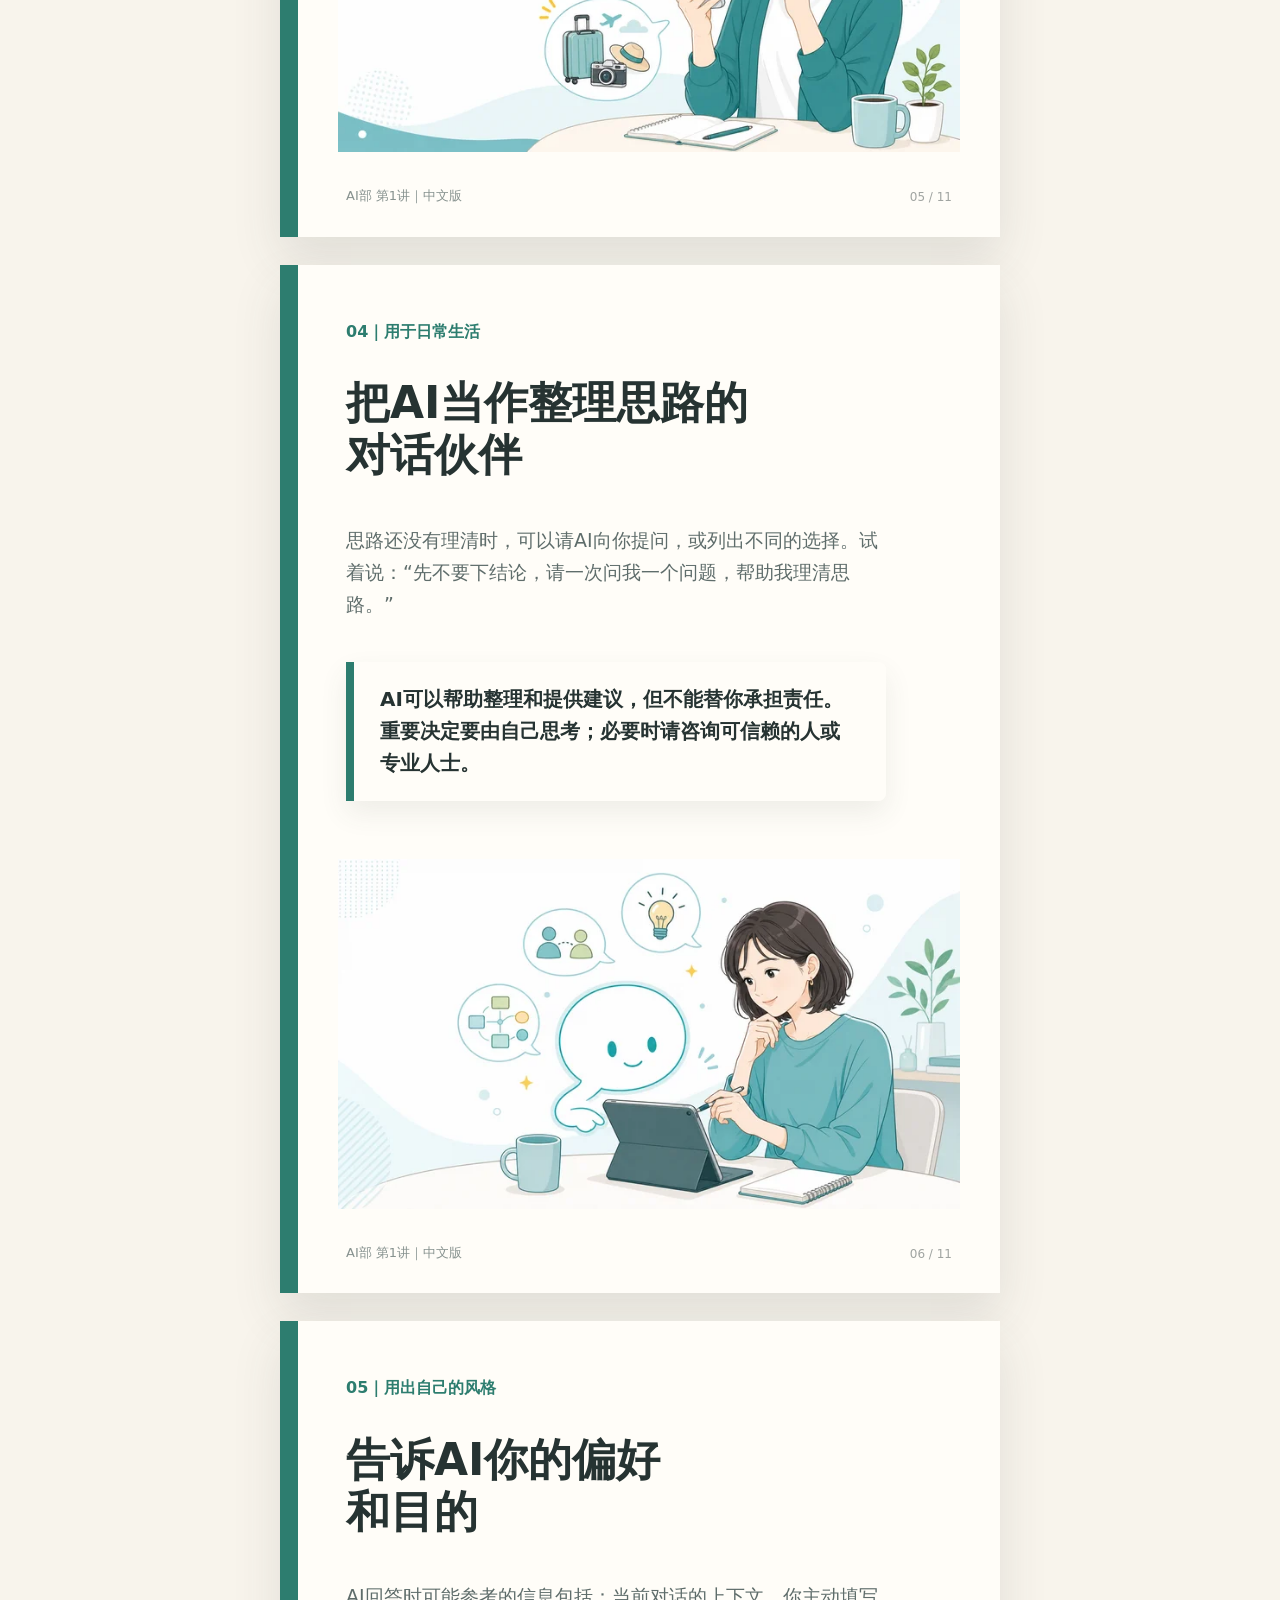
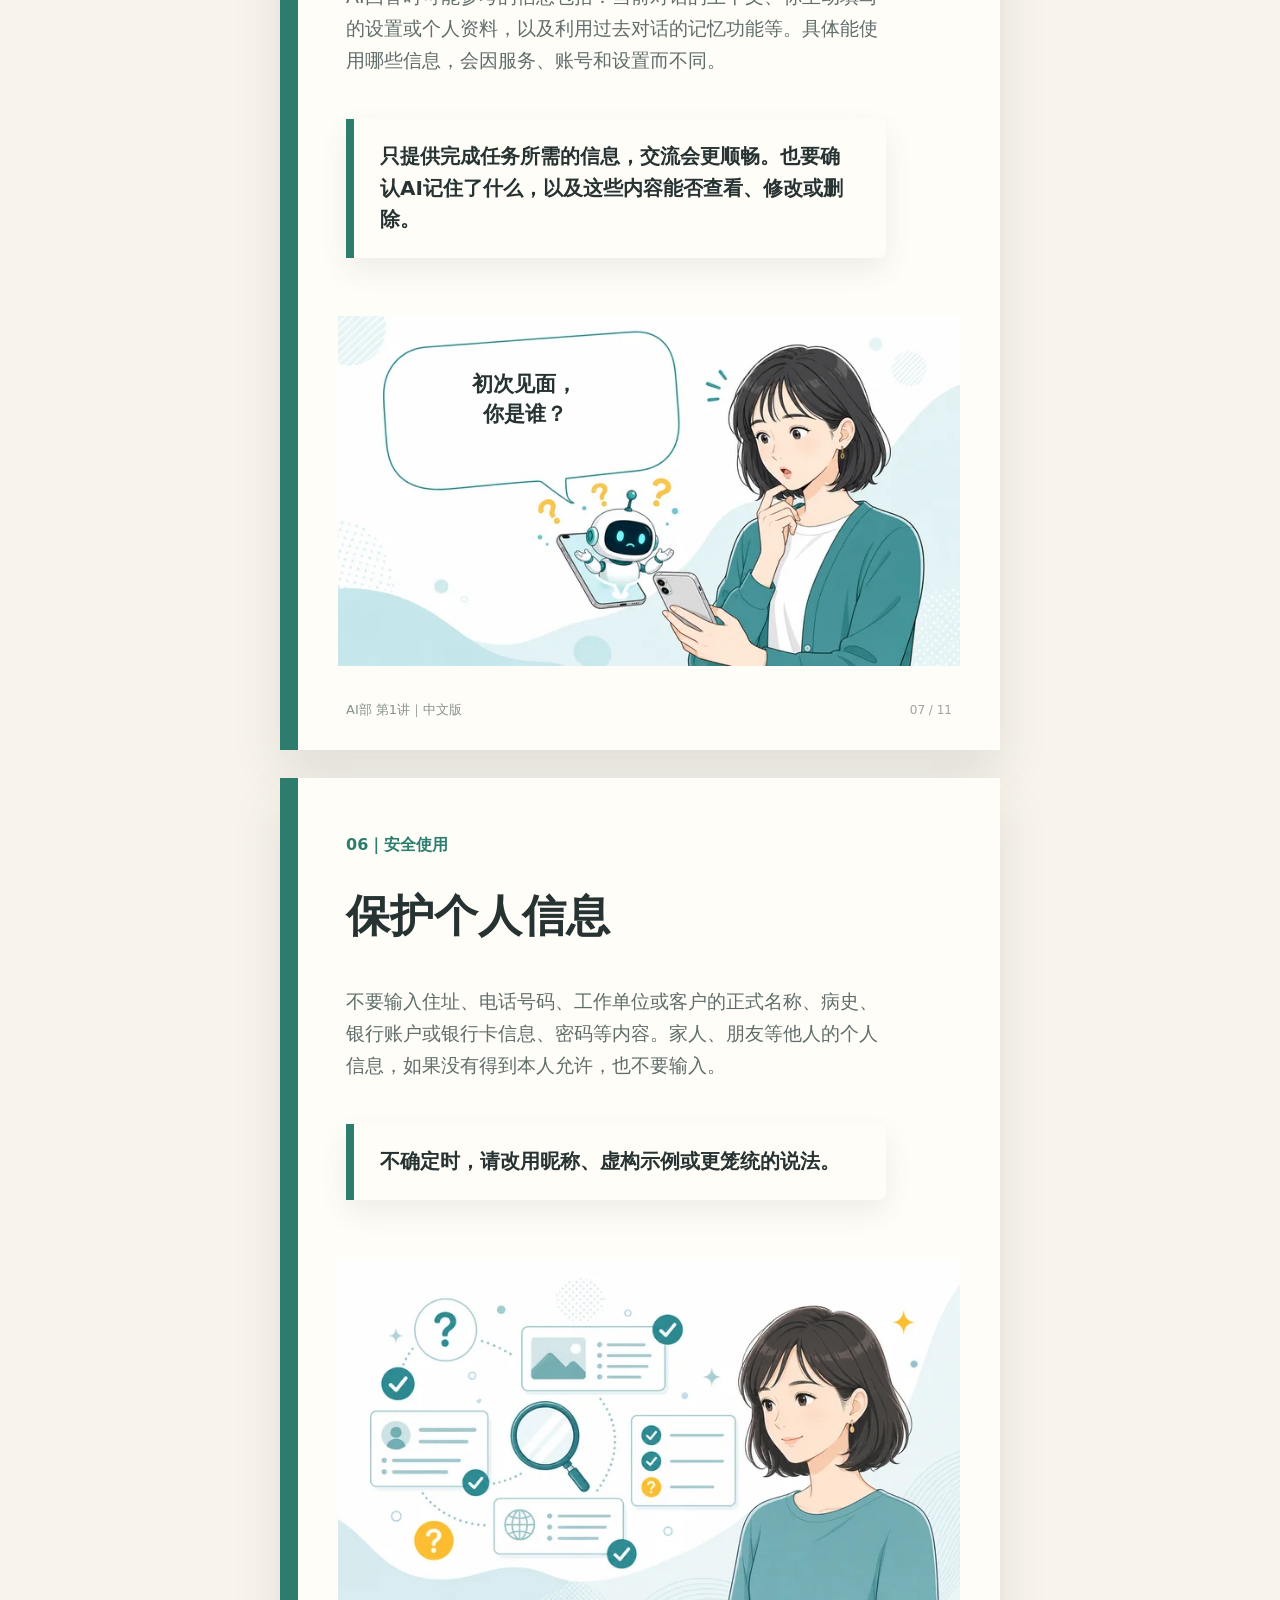
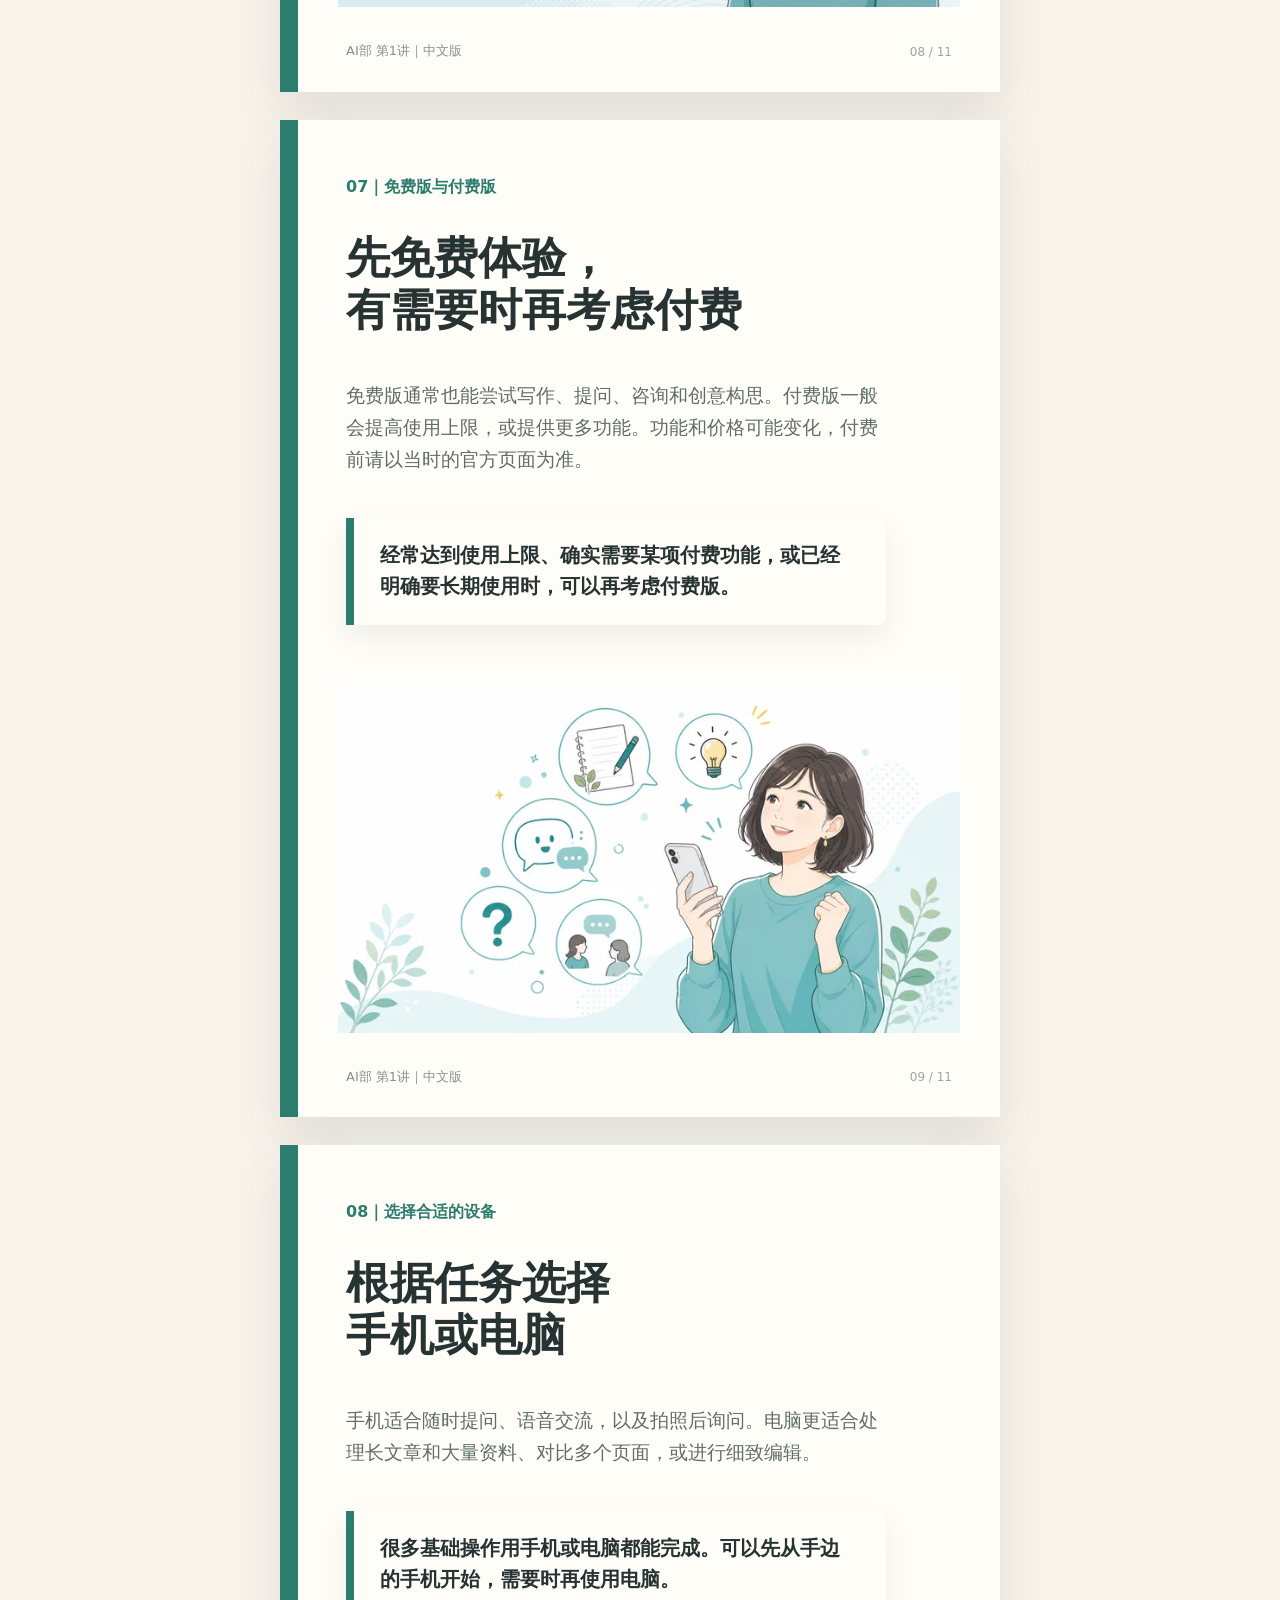
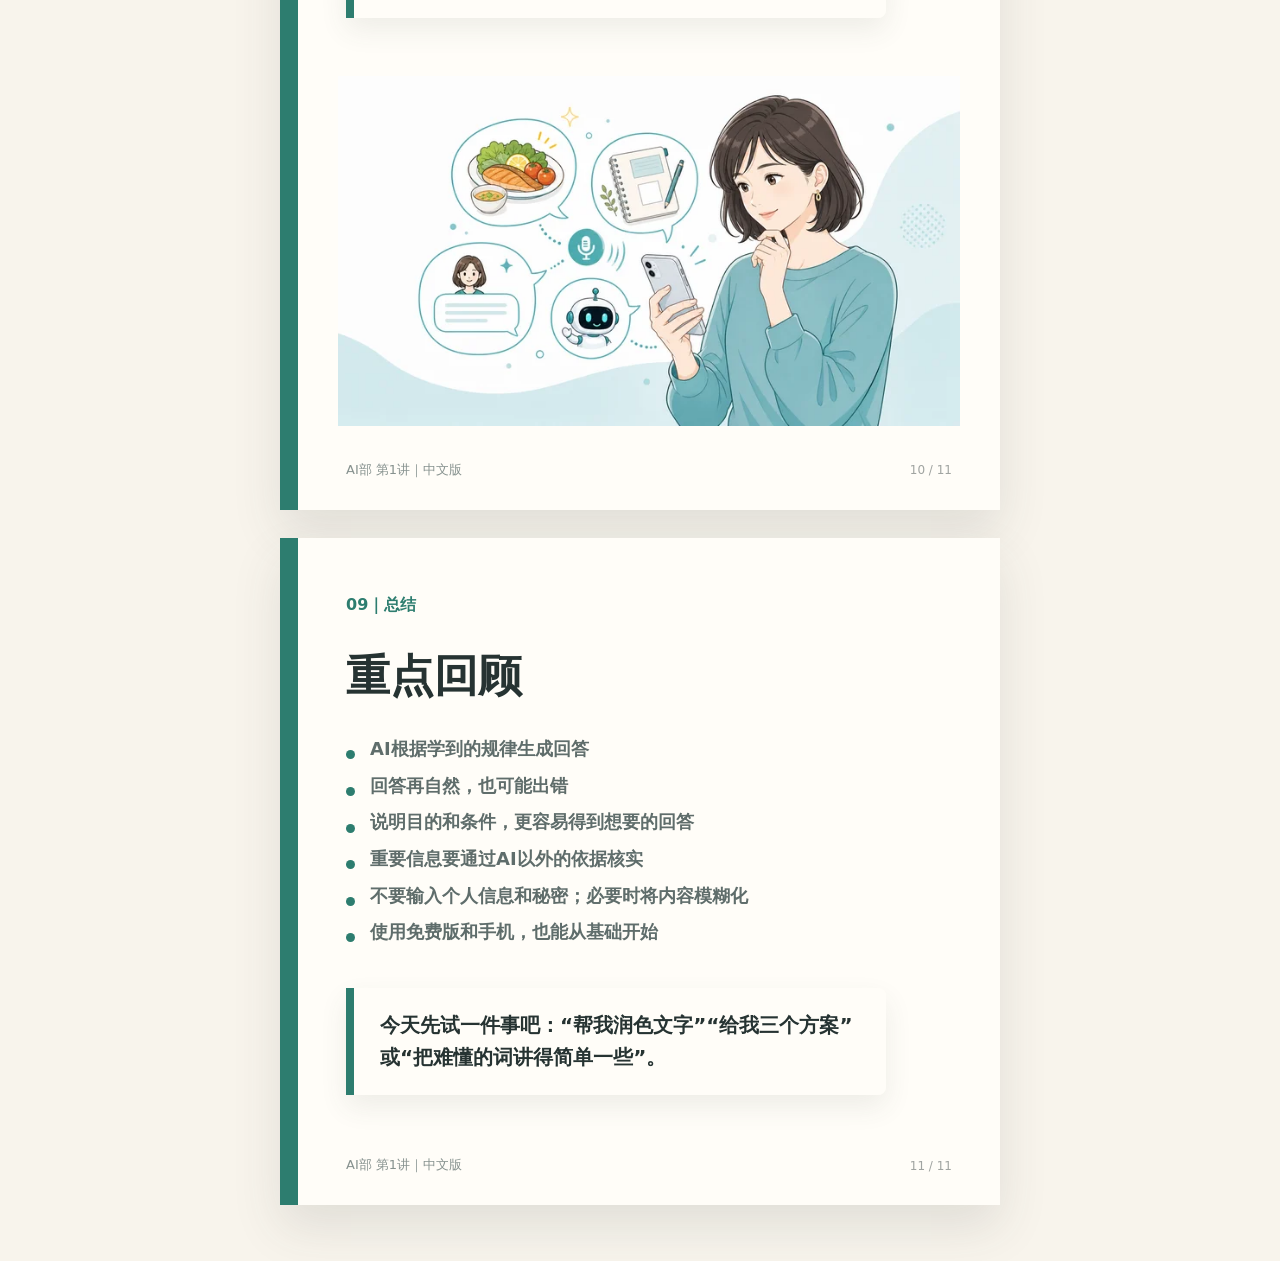
<file: zh-cn/index.html>
<!doctype html>
<html lang="zh-CN">
<head>
  <meta charset="utf-8">
  <meta name="viewport" content="width=device-width, initial-scale=1">
  <meta name="description" content="面向AI初学者的基础知识：了解AI的特点、局限、安全用法以及日常使用方法。">
  <meta property="og:title" content="AI基础知识｜AI部">
  <meta property="og:description" content="从零开始了解AI的特点、局限和安全使用方法。">
  <meta property="og:type" content="article">
  <title>AI基础知识｜AI部</title>
  <style>
    :root {
      --bg: #f8f4ec;
      --paper: #fffdf8;
      --ink: #263332;
      --body: #5f6d6b;
      --muted: #87928f;
      --accent: #2d7d6f;
      --accent-soft: #e0f3f0;
      --line: #ded5c8;
      --shadow: 0 22px 46px rgba(54, 68, 66, 0.12);
    }

    * {
      box-sizing: border-box;
    }

    html {
      scroll-behavior: smooth;
      background: var(--bg);
    }

    body {
      margin: 0;
      color: var(--ink);
      font-family: "PingFang SC", "Microsoft YaHei", "Noto Sans CJK SC", system-ui, sans-serif;
      background: var(--bg);
      line-height: 1.55;
    }

    .deck {
      display: grid;
      gap: 28px;
      padding: 24px 0 56px;
    }

    .material-nav {
      position: sticky;
      top: 0;
      z-index: 10;
      display: flex;
      justify-content: center;
      gap: 10px;
      padding: 12px 16px;
      border-bottom: 1px solid var(--line);
      background: rgba(248, 244, 236, 0.96);
      backdrop-filter: blur(10px);
    }

    .material-nav a {
      padding: 8px 12px;
      border-radius: 999px;
      color: var(--body);
      font-size: 14px;
      font-weight: 800;
      text-decoration: none;
    }

    .material-nav a[aria-current="page"] {
      color: #fff;
      background: var(--accent);
    }

    .slide {
      display: block;
      padding: 0 clamp(10px, 3vw, 22px);
    }

    .canvas {
      position: relative;
      width: min(720px, 100%);
      margin: 0 auto;
      display: grid;
      grid-template-columns: 18px minmax(0, 1fr);
      grid-template-rows: auto auto auto;
      overflow: hidden;
      background: var(--paper);
      box-shadow: var(--shadow);
    }

    .canvas::before {
      content: "";
      grid-column: 1;
      grid-row: 1 / -1;
      background: var(--accent);
    }

    .copy {
      grid-column: 2;
      grid-row: 1;
      z-index: 2;
      min-width: 0;
      display: grid;
      align-content: center;
      padding: clamp(34px, 7vw, 56px) clamp(22px, 6vw, 48px) clamp(28px, 5vw, 42px);
    }

    .meta {
      margin-bottom: 34px;
      color: var(--accent);
      font-size: 16px;
      line-height: 1.4;
      font-weight: 800;
    }

    h1,
    h2 {
      margin: 0;
      color: var(--ink);
      font-size: 44px;
      line-height: 1.18;
      letter-spacing: 0;
      font-weight: 900;
    }

    .cover h1 {
      font-size: 54px;
      line-height: 1.12;
    }

    .subtitle {
      margin-top: 24px;
      color: var(--body);
      font-size: 25px;
      line-height: 1.5;
      font-weight: 700;
    }

    .body {
      max-width: 540px;
      margin: 58px 0 0;
      color: var(--body);
      font-size: 21px;
      line-height: 1.74;
      font-weight: 500;
    }

    .body.compact {
      margin-top: 44px;
      font-size: 19px;
      line-height: 1.68;
    }

    .insight {
      width: min(540px, 100%);
      margin-top: 42px;
      padding: 22px 28px 22px 26px;
      border-left: 8px solid var(--accent);
      border-radius: 0 8px 8px 0;
      background: rgba(255, 253, 248, 0.94);
      box-shadow: 0 12px 28px rgba(62, 74, 72, 0.09);
      color: var(--ink);
      font-size: 20px;
      line-height: 1.58;
      font-weight: 800;
    }

    .visual {
      grid-column: 2;
      grid-row: 2;
      min-width: 0;
      position: relative;
      overflow: visible;
      background: var(--accent-soft);
    }

    .visual img {
      width: 100%;
      height: auto;
      display: block;
      object-fit: contain;
      object-position: center;
    }

    .image-speech {
      position: absolute;
      z-index: 2;
      color: var(--ink);
      font-size: clamp(14px, 2.7vw, 21px);
      line-height: 1.42;
      font-weight: 800;
      letter-spacing: 0;
      pointer-events: none;
    }

    .memory-speech {
      top: 24%;
      left: 30%;
      width: 40%;
      height: 20%;
      transform: translate(-50%, -50%);
      display: flex;
      align-items: center;
      justify-content: center;
      text-align: center;
    }

    .visual::after {
      content: none;
    }

    .reverse .copy {
      grid-column: 2;
    }

    .reverse .visual {
      grid-column: 2;
      grid-row: 2;
    }

    .reverse .visual::after {
      content: none;
    }

    .footer {
      position: static;
      grid-column: 2;
      grid-row: 3;
      align-self: end;
      z-index: 3;
      padding: 18px clamp(22px, 6vw, 48px) 30px;
      color: var(--muted);
      font-size: 13px;
      letter-spacing: 0;
    }

    .reverse .footer {
      justify-self: start;
    }

    .number {
      position: static;
      grid-column: 2;
      grid-row: 3;
      justify-self: end;
      align-self: end;
      z-index: 3;
      padding: 18px clamp(22px, 6vw, 48px) 30px;
      color: rgba(38, 51, 50, 0.44);
      font-size: 12px;
    }

    .summary {
      grid-column: 2;
    }

    .summary-list {
      display: grid;
      grid-template-columns: 1fr;
      gap: 10px;
      margin: 34px 0 0;
      padding: 0;
      list-style: none;
      color: var(--body);
      font-size: 18px;
      line-height: 1.48;
      font-weight: 600;
    }

    .summary-list li {
      position: relative;
      padding-left: 24px;
    }

    .summary-list li::before {
      content: "";
      position: absolute;
      top: 0.78em;
      left: 0;
      width: 9px;
      height: 9px;
      border-radius: 50%;
      background: var(--accent);
    }

    @media (max-width: 760px) {
      .slide {
        padding: 0 10px;
      }

      .canvas {
        width: 100%;
      }

      .copy,
      .reverse .copy,
      .summary {
        grid-column: 2;
        grid-row: 1;
        padding: 34px 22px 28px;
      }

      .visual,
      .reverse .visual {
        grid-column: 2;
        grid-row: 2;
      }

      .visual::after,
      .reverse .visual::after {
        content: none;
      }

      .meta {
        margin-bottom: 18px;
        font-size: 12px;
      }

      h1,
      h2,
      .cover h1 {
        font-size: clamp(27px, 8vw, 38px);
        line-height: 1.2;
      }

      .subtitle {
        margin-top: 16px;
        font-size: 18px;
      }

      .body,
      .body.compact {
        margin-top: 26px;
        font-size: clamp(15px, 4.25vw, 18px);
        line-height: 1.62;
      }

      .insight {
        margin-top: 26px;
        padding: 16px 18px 16px 16px;
        border-left-width: 6px;
        font-size: clamp(15px, 4.2vw, 17px);
        line-height: 1.5;
      }

      .summary-list {
        grid-template-columns: 1fr;
        gap: 10px;
        margin-top: 28px;
        font-size: clamp(14px, 3.8vw, 17px);
        line-height: 1.5;
      }

      .footer,
      .reverse .footer {
        padding: 16px 22px 24px;
        font-size: 11px;
      }

      .number {
        padding: 16px 22px 24px;
      }
    }
  </style>
</head>
<body>
  <nav class="material-nav" aria-label="AI部中文资料">
    <a href="index.html" aria-current="page">AI基础知识</a>
    <a href="effective-use.html">高效使用AI</a>
  </nav>
  <main class="deck">
    <section class="slide cover">
      <div class="canvas">
        <div class="copy">
          <div class="meta">00｜封面</div>
          <h1>AI究竟<br>是什么？</h1>
          <p class="subtitle">开始使用之前<br>需要了解的基础知识</p>
        </div>
        <figure class="visual">
          <img src="assets/slide-01-cover.webp" alt="一位女性正在思考人工智能的明亮插画">
        </figure>
        <div class="footer">AI部 第1讲｜中文版</div>
        <div class="number">01 / 11</div>
      </div>
    </section>

    <section class="slide">
      <div class="canvas">
        <div class="copy">
          <div class="meta">01｜认识AI</div>
          <h2>AI会根据语言和图像的<br>规律生成回答</h2>
          <p class="body compact">AI会利用从大量文章、图像等内容中学到的规律，组合出看起来符合问题的回答。它并不是像人类一样，凭借亲身经历或自己的意愿来回答。</p>
          <div class="insight">AI不是“知道答案的人”，而是“根据已有材料生成答案的工具”。</div>
        </div>
        <figure class="visual">
          <img src="assets/slide-02-next-words-human-android-20260629.webp" alt="对比仿人机器人与数据处理型AI的插画">
        </figure>
        <div class="footer">AI部 第1讲｜中文版</div>
        <div class="number">02 / 11</div>
      </div>
    </section>

    <section class="slide reverse">
      <div class="canvas">
        <div class="copy">
          <div class="meta">02｜识别错误</div>
          <h2>即使回答看起来很有把握，<br>也可能是错的</h2>
          <p class="body compact">AI可以生成听起来很合理的内容，但这些内容不一定符合事实。遇到姓名、日期、数字、近期有变化的信息，以及健康、法律、金钱等会影响重要判断的内容时，需要格外谨慎。</p>
          <div class="insight">重要内容要通过官方信息、专业人士等AI以外的可靠依据进行核实。</div>
        </div>
        <figure class="visual">
          <img src="assets/slide-08-plausible-words.webp" alt="冷静核实AI回答的人物插画">
        </figure>
        <div class="footer">AI部 第1讲｜中文版</div>
        <div class="number">03 / 11</div>
      </div>
    </section>

    <section class="slide">
      <div class="canvas">
        <div class="copy">
          <div class="meta">03｜更好地提出请求</div>
          <h2>说明目的和条件，<br>更容易得到想要的回答</h2>
          <p class="body compact">加上“用来做什么”“给谁看”“有哪些条件”“需要多长”，回答就会更具体。例如可以说：“请帮我写一段发给朋友的微信感谢语，用亲切的语言写成三行。”</p>
          <div class="insight">之后再补充“再短一点”“加一个例子”“不要使用难懂的词”也完全可以。</div>
        </div>
        <figure class="visual">
          <img src="assets/slide-09-confirm-again.webp" alt="一位女性看着手机调整对AI的提问方式">
        </figure>
        <div class="footer">AI部 第1讲｜中文版</div>
        <div class="number">04 / 11</div>
      </div>
    </section>

    <section class="slide reverse">
      <div class="canvas">
        <div class="copy">
          <div class="meta">04｜用于日常生活</div>
          <h2>AI可以帮你写作、整理<br>和思考</h2>
          <p class="body compact">AI可用于起草微信消息或邮件、整理长文章、提供菜谱或旅行方案，以及解释难懂的词。有些服务还支持针对照片或文件进行提问。</p>
          <div class="insight">与其要求AI一次交出成品，不如把它当作伙伴，一起完善草稿和方案。</div>
        </div>
        <figure class="visual">
          <img src="assets/slide-04-writing-ideas.webp" alt="一位女性正在用手机整理文字和创意">
        </figure>
        <div class="footer">AI部 第1讲｜中文版</div>
        <div class="number">05 / 11</div>
      </div>
    </section>

    <section class="slide">
      <div class="canvas">
        <div class="copy">
          <div class="meta">04｜用于日常生活</div>
          <h2>把AI当作整理思路的<br>对话伙伴</h2>
          <p class="body compact">思路还没有理清时，可以请AI向你提问，或列出不同的选择。试着说：“先不要下结论，请一次问我一个问题，帮助我理清思路。”</p>
          <div class="insight">AI可以帮助整理和提供建议，但不能替你承担责任。重要决定要由自己思考；必要时请咨询可信赖的人或专业人士。</div>
        </div>
        <figure class="visual">
          <img src="assets/slide-10-thinking-partner.webp" alt="人与AI并肩思考的插画">
        </figure>
        <div class="footer">AI部 第1讲｜中文版</div>
        <div class="number">06 / 11</div>
      </div>
    </section>

    <section class="slide">
      <div class="canvas">
        <div class="copy">
          <div class="meta">05｜用出自己的风格</div>
          <h2>告诉AI你的偏好<br>和目的</h2>
          <p class="body compact">AI回答时可能参考的信息包括：当前对话的上下文、你主动填写的设置或个人资料，以及利用过去对话的记忆功能等。具体能使用哪些信息，会因服务、账号和设置而不同。</p>
          <div class="insight">只提供完成任务所需的信息，交流会更顺畅。也要确认AI记住了什么，以及这些内容能否查看、修改或删除。</div>
        </div>
        <figure class="visual memory-visual">
          <img src="assets/slide-07-memory-reset.webp" alt="说明AI有时不会记住过去对话的插画">
          <span class="image-speech memory-speech">初次见面，<br>你是谁？</span>
        </figure>
        <div class="footer">AI部 第1讲｜中文版</div>
        <div class="number">07 / 11</div>
      </div>
    </section>

    <section class="slide reverse">
      <div class="canvas">
        <div class="copy">
          <div class="meta">06｜安全使用</div>
          <h2>保护个人信息</h2>
          <p class="body compact">不要输入住址、电话号码、工作单位或客户的正式名称、病史、银行账户或银行卡信息、密码等内容。家人、朋友等他人的个人信息，如果没有得到本人允许，也不要输入。</p>
          <div class="insight">不确定时，请改用昵称、虚构示例或更笼统的说法。</div>
        </div>
        <figure class="visual">
          <img src="assets/slide-06-check-facts-no-hands-20260629.webp" alt="一位女性在发送前检查内容是否包含个人信息">
        </figure>
        <div class="footer">AI部 第1讲｜中文版</div>
        <div class="number">08 / 11</div>
      </div>
    </section>

    <section class="slide">
      <div class="canvas">
        <div class="copy">
          <div class="meta">07｜免费版与付费版</div>
          <h2>先免费体验，<br>有需要时再考虑付费</h2>
          <p class="body compact">免费版通常也能尝试写作、提问、咨询和创意构思。付费版一般会提高使用上限，或提供更多功能。功能和价格可能变化，付费前请以当时的官方页面为准。</p>
          <div class="insight">经常达到使用上限、确实需要某项付费功能，或已经明确要长期使用时，可以再考虑付费版。</div>
        </div>
        <figure class="visual">
          <img src="assets/slide-12-free-version.webp" alt="一位女性正在手机上体验免费版AI">
        </figure>
        <div class="footer">AI部 第1讲｜中文版</div>
        <div class="number">09 / 11</div>
      </div>
    </section>

    <section class="slide reverse">
      <div class="canvas">
        <div class="copy">
          <div class="meta">08｜选择合适的设备</div>
          <h2>根据任务选择<br>手机或电脑</h2>
          <p class="body compact">手机适合随时提问、语音交流，以及拍照后询问。电脑更适合处理长文章和大量资料、对比多个页面，或进行细致编辑。</p>
          <div class="insight">很多基础操作用手机或电脑都能完成。可以先从手边的手机开始，需要时再使用电脑。</div>
        </div>
        <figure class="visual">
          <img src="assets/slide-14-smartphone.webp" alt="使用手机AI完成多种任务的插画">
        </figure>
        <div class="footer">AI部 第1讲｜中文版</div>
        <div class="number">10 / 11</div>
      </div>
    </section>

    <section class="slide">
      <div class="canvas">
        <div class="copy summary">
          <div class="meta">09｜总结</div>
          <h2>重点回顾</h2>
          <ul class="summary-list">
            <li>AI根据学到的规律生成回答</li>
            <li>回答再自然，也可能出错</li>
            <li>说明目的和条件，更容易得到想要的回答</li>
            <li>重要信息要通过AI以外的依据核实</li>
            <li>不要输入个人信息和秘密；必要时将内容模糊化</li>
            <li>使用免费版和手机，也能从基础开始</li>
          </ul>
          <div class="insight">今天先试一件事吧：“帮我润色文字”“给我三个方案”或“把难懂的词讲得简单一些”。</div>
        </div>
        <div class="footer">AI部 第1讲｜中文版</div>
        <div class="number">11 / 11</div>
      </div>
    </section>
  </main>
</body>
</html>
</file>
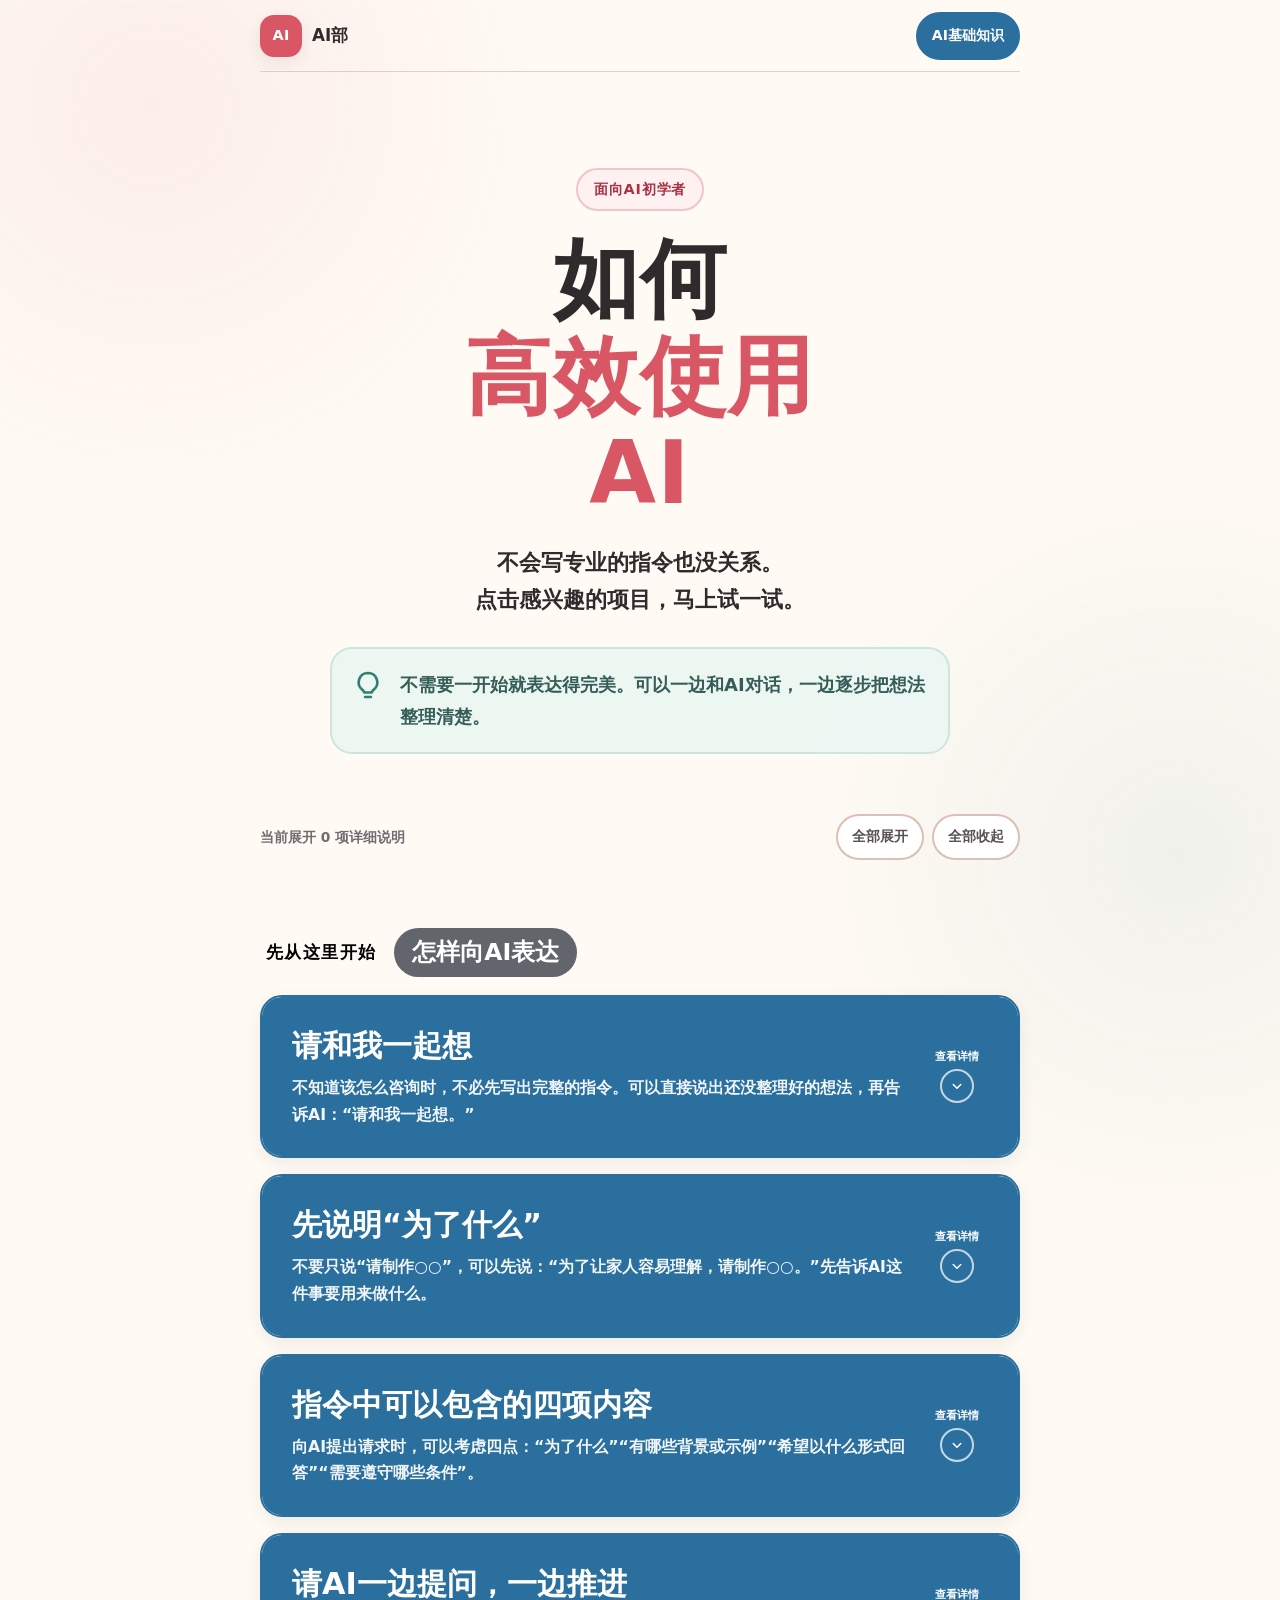
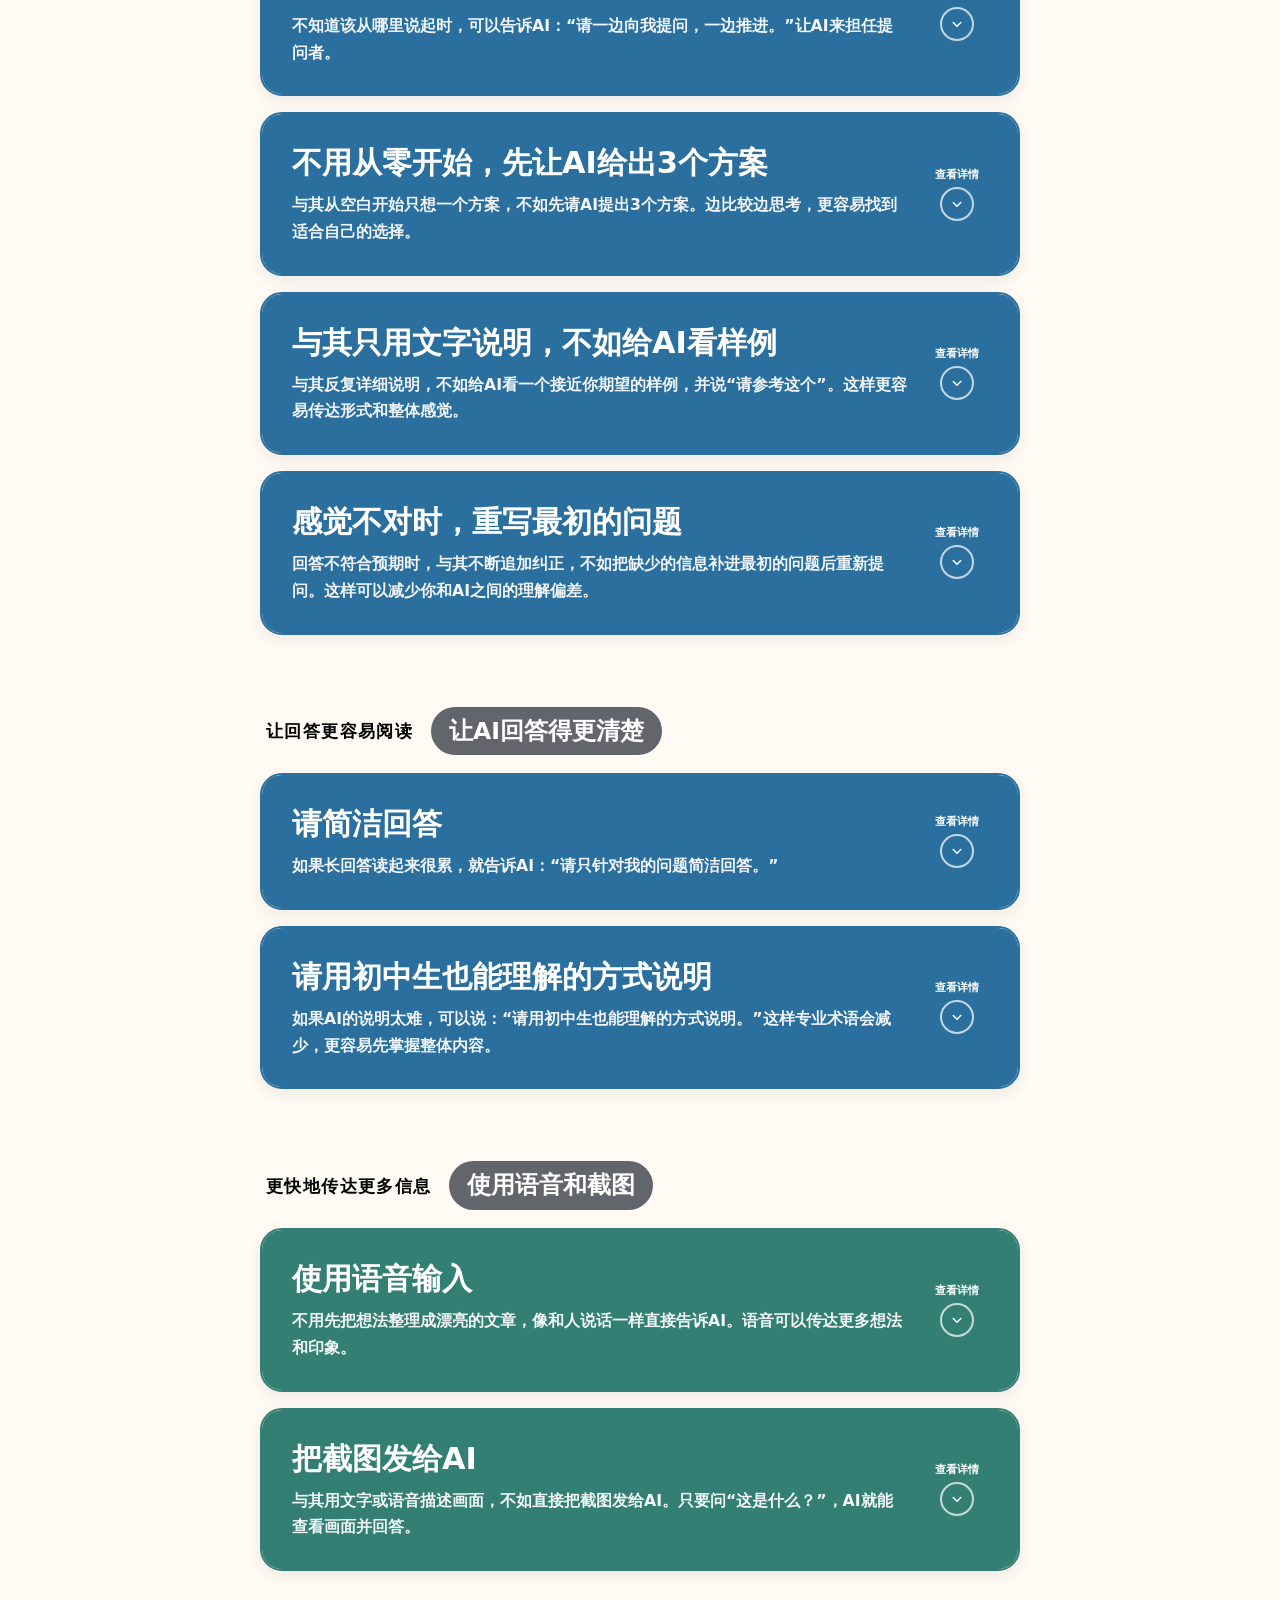
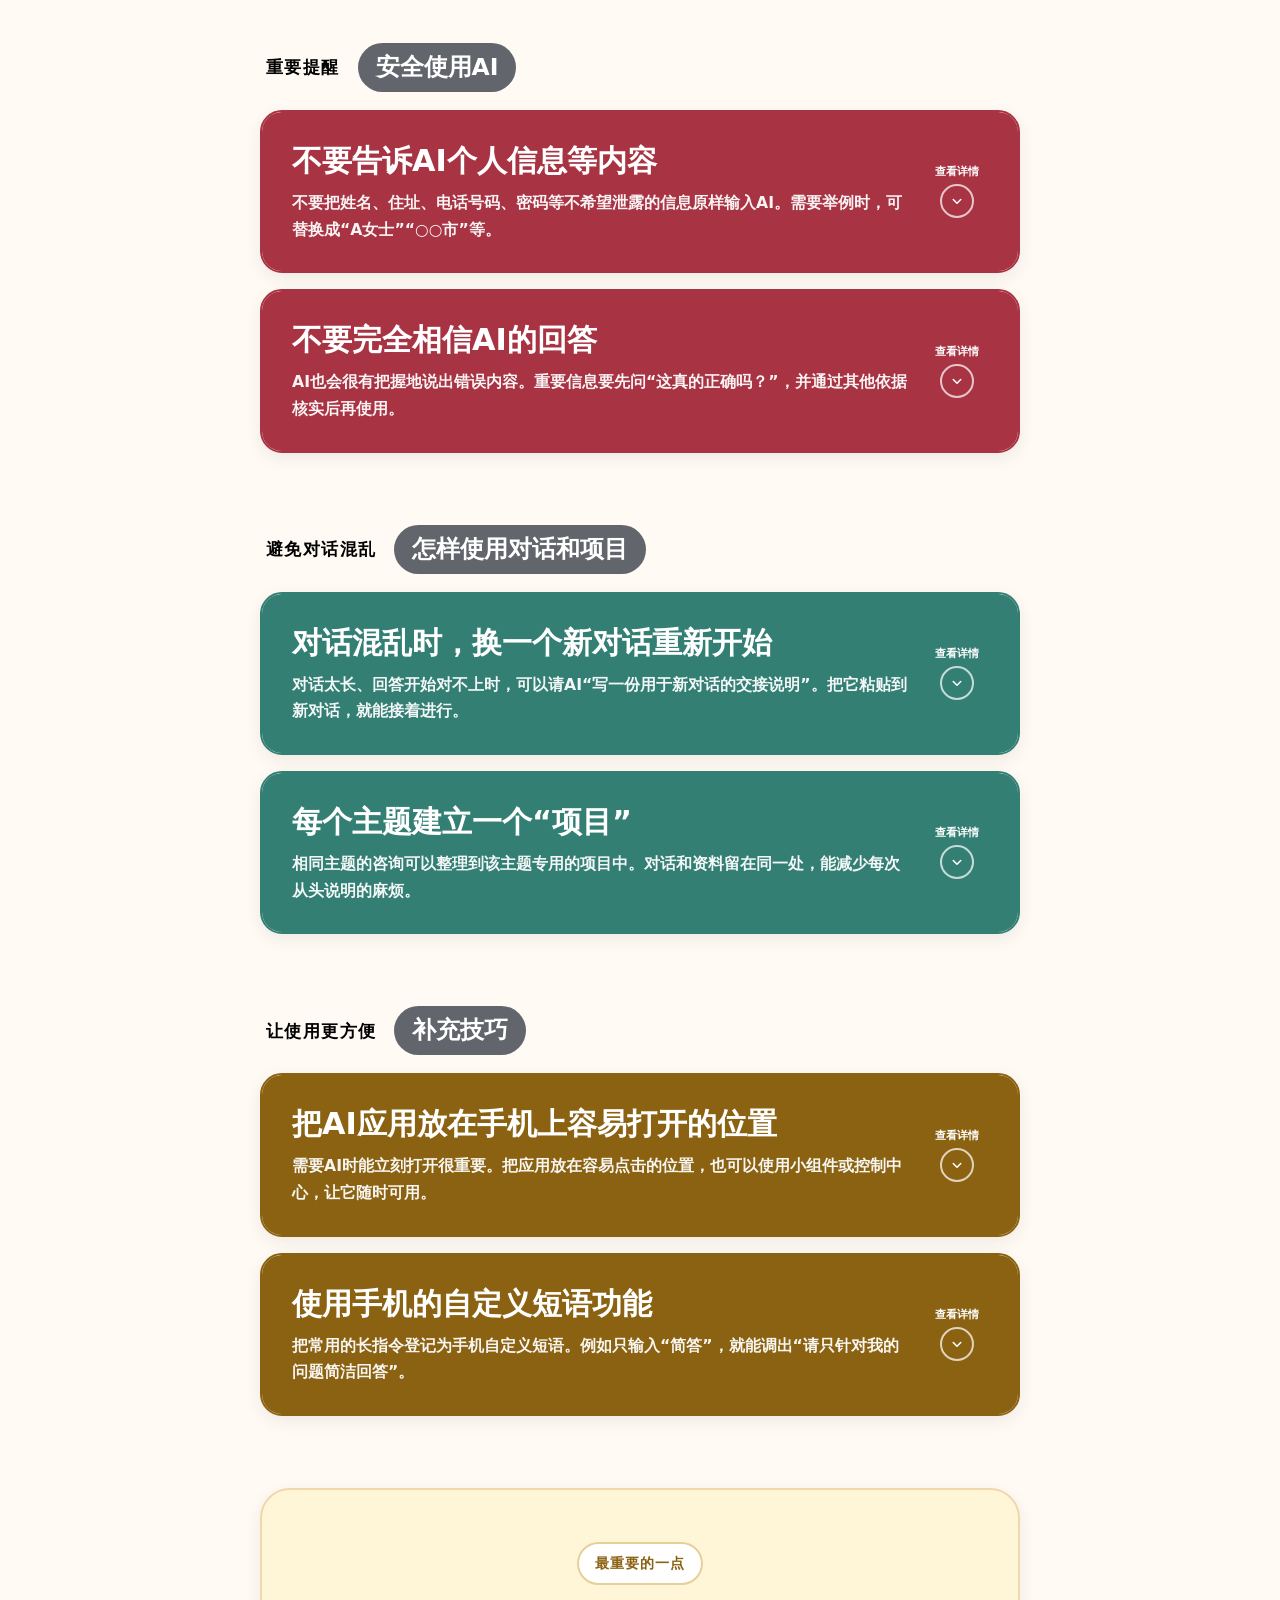
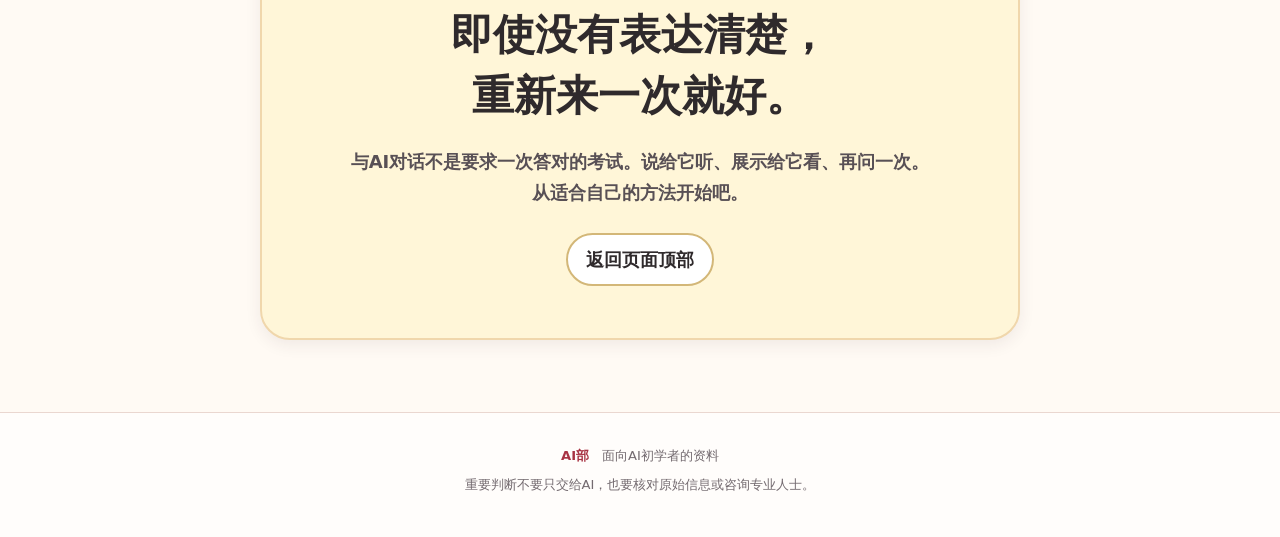
<file: zh-cn/effective-use.html>
<!doctype html>
<html lang="zh-CN">
<head>
  <meta charset="utf-8">
  <meta name="viewport" content="width=device-width, initial-scale=1">
  <meta name="description" content="面向AI初学者，用可以直接复制的例子，简单介绍如何高效、安全地使用AI。">
  <meta property="og:title" content="如何高效使用AI｜AI部">
  <meta property="og:description" content="17个可以马上尝试的AI使用方法和安全注意事项。">
  <meta property="og:type" content="article">
  <meta name="theme-color" content="#fffaf4">
  <title>如何高效使用AI｜AI部</title>
  <link rel="icon" href="data:image/svg+xml,%3Csvg xmlns='http://www.w3.org/2000/svg' viewBox='0 0 64 64'%3E%3Crect width='64' height='64' rx='18' fill='%23d95765'/%3E%3Ctext x='32' y='41' text-anchor='middle' font-family='Arial,sans-serif' font-size='26' font-weight='700' fill='white'%3EAI%3C/text%3E%3C/svg%3E">
  <link rel="stylesheet" href="effective-use.css">
  <style>body{font-family:"PingFang SC","Microsoft YaHei","Noto Sans CJK SC",system-ui,sans-serif}</style>
</head>
<body>
  <a class="skip-link" href="#main">跳到正文</a>

  <header class="site-header">
    <a class="brand" href="index.html" aria-label="返回AI部中文资料首页">
      <span class="brand__mark" aria-hidden="true">AI</span>
      <span class="brand__name">AI部</span>
    </a>
    <a class="header-link" href="index.html">AI基础知识</a>
  </header>

  <main id="main">
    <section class="hero" aria-labelledby="page-title">
      <p class="eyebrow">面向AI初学者</p>
      <h1 id="page-title">如何<br><span>高效使用<br>AI</span></h1>
      <p class="hero__lead">不会写专业的指令也没关系。<br>点击感兴趣的项目，马上试一试。</p>
      <div class="hero__note">
        <svg viewBox="0 0 24 24" aria-hidden="true"><path d="M12 3a7 7 0 0 0-4.3 12.5c.8.6 1.3 1.3 1.5 2.1h5.6c.2-.8.7-1.5 1.5-2.1A7 7 0 0 0 12 3Zm-2.2 18h4.4"/></svg>
        <p>不需要一开始就表达得完美。可以一边和AI对话，一边逐步把想法整理清楚。</p>
      </div>
    </section>

    <div class="toolbar" aria-label="切换详细说明的显示状态">
      <p>当前展开 <span id="open-count">0</span> 项详细说明</p>
      <div class="toolbar__buttons">
        <button type="button" id="open-all">全部展开</button>
        <button type="button" id="close-all">全部收起</button>
      </div>
    </div>

    <section class="guide-section" id="communicate" aria-labelledby="communicate-title">
      <header class="section-heading">
        <p>先从这里开始</p>
        <h2 id="communicate-title">怎样向AI表达</h2>
      </header>

      <details class="guide-card" id="together">
        <summary>
          <span class="summary-copy">
            <span class="tip-title">请和我一起想</span>
            <span class="tip-short">不知道该怎么咨询时，不必先写出完整的指令。可以直接说出还没整理好的想法，再告诉AI：“请和我一起想。”</span>
          </span>
          <span class="summary-action" aria-hidden="true"><span>查看详情</span><svg viewBox="0 0 24 24"><path d="m7 10 5 5 5-5"/></svg></span>
        </summary>
        <div class="guide-body">
          <section>
            <h3>详细说明</h3>
            <p>不必认为“想得到好答案，就必须从一开始写出漂亮的问题和细致的指令”。</p>
            <p>像策划方案或烦恼咨询这类还没有固定答案的事情，在想法尚未整理好时就可以和AI讨论。把想到的、犹豫的和在意的内容直接作为材料告诉AI。</p>
            <p>这里的关键，是把AI看作“一起寻找问题和可能性的伙伴”，而不是“告诉你唯一正确答案的人”。</p>
          </section>
          <section class="example">
            <div class="subheading-row"><h3>使用示例</h3><button class="copy-button" type="button">复制示例</button></div>
            <blockquote>我想策划一个新活动。<br>希望全家都能参加，但准备工作不能太复杂。<br>我的想法还没有整理好，请和我一起想。</blockquote>
          </section>
          <section class="tips">
            <h3>技巧与注意事项</h3>
            <ul>
              <li>按想到的顺序说就可以</li>
              <li>继续追问：“还有别的角度吗？”“有没有我忽略的地方？”</li>
              <li>如果任务的目标或成品形式已经确定，也要告诉AI具体要求</li>
              <li>不要把判断完全交给AI，最后由自己思考和决定</li>
            </ul>
          </section>
        </div>
      </details>

      <details class="guide-card" id="purpose-first">
        <summary>
          <span class="summary-copy">
            <span class="tip-title">先说明“为了什么”</span>
            <span class="tip-short">不要只说“请制作○○”，可以先说：“为了让家人容易理解，请制作○○。”先告诉AI这件事要用来做什么。</span>
          </span>
          <span class="summary-action" aria-hidden="true"><span>查看详情</span><svg viewBox="0 0 24 24"><path d="m7 10 5 5 5-5"/></svg></span>
        </summary>
        <div class="guide-body">
          <section>
            <h3>详细说明</h3>
            <p>AI会根据你提供的信息生成回答。如果只告诉它要制作什么，它可能不知道最终目标；即使内容没有明显错误，也可能和你的期望不一致。</p>
            <p>先说明目的，AI就更容易选择符合目的的内容、用词和顺序。必要时，再补充“给谁看”和“希望对方看完后怎么做”。</p>
          </section>
          <section class="example">
            <div class="subheading-row"><h3>使用示例</h3><button class="copy-button" type="button">复制示例</button></div>
            <blockquote>目的是让社区里的老年人也能放心参加。<br>请为此制作一份活动通知。<br>不要使用难懂的词。</blockquote>
          </section>
          <section class="tips">
            <h3>技巧与注意事项</h3>
            <ul>
              <li>先想“用来做什么”，再想“要制作什么”</li>
              <li>如果自己也不清楚目的，可以请AI通过提问帮你整理</li>
              <li>不用一开始就列出所有与目的无关的细小条件</li>
              <li>目的由人决定，AI帮助人一起思考实现目的的方法</li>
            </ul>
          </section>
        </div>
      </details>

      <details class="guide-card" id="four-points">
        <summary>
          <span class="summary-copy">
            <span class="tip-title">指令中可以包含的四项内容</span>
            <span class="tip-short">向AI提出请求时，可以考虑四点：“为了什么”“有哪些背景或示例”“希望以什么形式回答”“需要遵守哪些条件”。</span>
          </span>
          <span class="summary-action" aria-hidden="true"><span>查看详情</span><svg viewBox="0 0 24 24"><path d="m7 10 5 5 5-5"/></svg></span>
        </summary>
        <div class="guide-body">
          <section>
            <h3>详细说明</h3>
            <p>请求稍微复杂时，按照下面四点整理，更容易把希望一次说明清楚。</p>
            <dl class="four-points">
              <div><dt>为了什么</dt><dd>这次任务的目的</dd></div>
              <div><dt>有哪些背景或示例</dt><dd>当前情况、面向的对象、使用场景、参考样例</dd></div>
              <div><dt>希望以什么形式回答</dt><dd>文章、表格、项目符号、方案数量、长度</dd></div>
              <div><dt>需要遵守哪些条件</dt><dd>禁用词、预算、期限、字数等</dd></div>
            </dl>
          </section>
          <section class="example">
            <div class="subheading-row"><h3>使用示例</h3><button class="copy-button" type="button">复制示例</button></div>
            <blockquote>为了什么：邀请一位很久没见的朋友吃午饭<br>背景或示例：关系轻松的朋友，语气不要太正式<br>回答形式：提供3种微信消息写法<br>需要遵守的条件：每种不超过3行，不使用表情符号</blockquote>
          </section>
          <section class="tips">
            <h3>技巧与注意事项</h3>
            <ul>
              <li>不用每次都完整写齐四项</li>
              <li>先说明已经知道的内容，缺少的信息可以请AI提问</li>
              <li>回答形式要具体，例如表格、项目符号、3个方案或3行以内</li>
              <li>背景和示例中不要加入个人信息或秘密</li>
            </ul>
          </section>
        </div>
      </details>

      <details class="guide-card" id="ask-me">
        <summary>
          <span class="summary-copy">
            <span class="tip-title">请AI一边提问，一边推进</span>
            <span class="tip-short">不知道该从哪里说起时，可以告诉AI：“请一边向我提问，一边推进。”让AI来担任提问者。</span>
          </span>
          <span class="summary-action" aria-hidden="true"><span>查看详情</span><svg viewBox="0 0 24 24"><path d="m7 10 5 5 5-5"/></svg></span>
        </summary>
        <div class="guide-body">
          <section>
            <h3>详细说明</h3>
            <p>如果你“不知道该告诉AI什么”或“不知道问题该怎么写”，不必独自想出完美的问题，可以让AI主动向你提问。</p>
            <p>先简单说出想咨询的事情，再请AI一次问一个为了给出好答案而需要了解的问题。回答这些问题的过程中，你自己的希望和条件也会逐渐清晰。</p>
          </section>
          <section class="example">
            <div class="subheading-row"><h3>使用示例</h3><button class="copy-button" type="button">复制示例</button></div>
            <blockquote>我想策划一次社区活动。<br>为了提出好方案，请把需要了解的内容归纳成3个问题。<br>请一次只问我一个问题。</blockquote>
          </section>
          <section class="tips">
            <h3>技巧与注意事项</h3>
            <ul>
              <li>不要让AI一次提出很多问题，请它一次问一个</li>
              <li>请AI只保留最重要的问题</li>
              <li>不想回答时，可以说“跳过这个问题”</li>
              <li>不要回答涉及个人信息或秘密的问题</li>
              <li>最后请AI整理你已经回答的内容</li>
            </ul>
          </section>
        </div>
      </details>

      <details class="guide-card" id="three-options">
        <summary>
          <span class="summary-copy">
            <span class="tip-title">不用从零开始，先让AI给出3个方案</span>
            <span class="tip-short">与其从空白开始只想一个方案，不如先请AI提出3个方案。边比较边思考，更容易找到适合自己的选择。</span>
          </span>
          <span class="summary-action" aria-hidden="true"><span>查看详情</span><svg viewBox="0 0 24 24"><path d="m7 10 5 5 5-5"/></svg></span>
        </summary>
        <div class="guide-body">
          <section>
            <h3>详细说明</h3>
            <p>这并不表示“自己不用思考”。它是指不要先独自决定唯一方案，而是先让AI提出多个选择，再由人进行比较和思考。</p>
            <p>同时询问各方案的差异、理由、优点和注意事项，可以把自己没想到的可能性也纳入考虑。</p>
          </section>
          <section class="example">
            <div class="subheading-row"><h3>使用示例</h3><button class="copy-button" type="button">复制示例</button></div>
            <blockquote>请针对○○提出3个推荐方案。<br>按推荐顺序排列，并简要说明每个方案的理由和注意事项。</blockquote>
          </section>
          <section class="tips">
            <h3>技巧与注意事项</h3>
            <ul>
              <li>不要从一开始就只认定一种方法</li>
              <li>如果AI需要更多信息才能提出好方案，请它先提问</li>
              <li>可以组合各方案的优点，也可以修改不适合的部分</li>
              <li>AI负责扩展选择，人负责比较和判断</li>
              <li>不要把AI的推荐直接当作正确答案，最后由自己决定</li>
            </ul>
          </section>
        </div>
      </details>

      <details class="guide-card" id="show-example">
        <summary>
          <span class="summary-copy">
            <span class="tip-title">与其只用文字说明，不如给AI看样例</span>
            <span class="tip-short">与其反复详细说明，不如给AI看一个接近你期望的样例，并说“请参考这个”。这样更容易传达形式和整体感觉。</span>
          </span>
          <span class="summary-action" aria-hidden="true"><span>查看详情</span><svg viewBox="0 0 24 24"><path d="m7 10 5 5 5-5"/></svg></span>
        </summary>
        <div class="guide-body">
          <section>
            <h3>详细说明</h3>
            <p>即使说“简短”“明快”“简单”“容易看懂”，每个人想象的效果也可能不同。与其继续用文字详细解释，不如给AI看一个接近期望的样例，有时更容易说明成品应该是什么样子。</p>
            <p>可以作为样例的内容不只有文字。</p>
            <ul>
              <li>接近期望的文章</li><li>传单或资料</li><li>喜欢的图像或设计</li><li>容易阅读的表格</li><li>容易使用的界面</li><li>接近成品印象的照片或插画</li>
            </ul>
          </section>
          <section class="example">
            <div class="subheading-row"><h3>使用示例</h3><button class="copy-button" type="button">复制示例</button></div>
            <blockquote>请参考这个样例。<br>参考它的配色、信息排列和留白方式，把内容替换成我接下来提供的活动信息。</blockquote>
          </section>
          <section class="tips">
            <h3>技巧与注意事项</h3>
            <ul>
              <li>选择一个最接近自己期望的样例</li>
              <li>明确告诉AI希望参考样例的哪一部分</li>
              <li>不要照搬内容，只参考形式和氛围</li>
              <li>不要使用带有个人信息的图像，也不要使用无权使用的内容</li>
            </ul>
          </section>
        </div>
      </details>

      <details class="guide-card" id="rewrite-question">
        <summary>
          <span class="summary-copy">
            <span class="tip-title">感觉不对时，重写最初的问题</span>
            <span class="tip-short">回答不符合预期时，与其不断追加纠正，不如把缺少的信息补进最初的问题后重新提问。这样可以减少你和AI之间的理解偏差。</span>
          </span>
          <span class="summary-action" aria-hidden="true"><span>查看详情</span><svg viewBox="0 0 24 24"><path d="m7 10 5 5 5-5"/></svg></span>
        </summary>
        <div class="guide-body">
          <section>
            <h3>详细说明</h3>
            <p>如果AI的回答偏差很大，而你不断追加“不是这样”“我的意思不是这个”等纠正，最初的问题和后来的修正会一起留在对话中。这样反而可能让AI更难判断哪些条件最重要。</p>
            <p>遇到这种情况，可以回到最初的问题，补上缺少的目的、背景、示例、回答形式和条件，然后重写整个问题。</p>
          </section>
          <section class="example">
            <div class="subheading-row"><h3>重写示例</h3><button class="copy-button" type="button">复制重写后的问题</button></div>
            <p class="example-label">最初的问题</p>
            <blockquote class="before">请推荐一个家庭旅行方案。</blockquote>
            <p class="example-label">重写后的问题</p>
            <blockquote>我正在计划一次和70多岁的母亲一起参加的家庭一日游。<br>我们不开车。请用表格提供3个移动距离较短的方案。</blockquote>
          </section>
          <section class="tips">
            <h3>技巧与注意事项</h3>
            <ul>
              <li>先找出一个“哪里不对”或“缺少了什么”</li>
              <li>如果可以编辑原问题，就补充缺少的信息并让AI重新回答</li>
              <li>如果不能编辑，就复制并重写问题，再到新对话中提问</li>
              <li>如果只需要小幅修改，也可以继续对话并追加指令</li>
              <li>大幅修改原问题后，要确认后续回答是否随之改变</li>
            </ul>
          </section>
        </div>
      </details>
    </section>

    <section class="guide-section" id="clear-answer" aria-labelledby="clear-answer-title">
      <header class="section-heading section-heading--purple">
        <p>让回答更容易阅读</p>
        <h2 id="clear-answer-title">让AI回答得更清楚</h2>
      </header>

      <details class="guide-card" id="concise">
        <summary>
          <span class="summary-copy">
            <span class="tip-title">请简洁回答</span>
            <span class="tip-short">如果长回答读起来很累，就告诉AI：“请只针对我的问题简洁回答。”</span>
          </span>
          <span class="summary-action" aria-hidden="true"><span>查看详情</span><svg viewBox="0 0 24 24"><path d="m7 10 5 5 5-5"/></svg></span>
        </summary>
        <div class="guide-body">
          <section>
            <h3>详细说明</h3>
            <p>AI有时不仅回答问题，还会加入相关说明和注意事项，结果变得很长。如果只想确认一件事，可以在问题最后加上“请只针对我的问题简洁回答”。</p>
            <p>只想看结论时可以说“只告诉我结论”；想限制长度时可以说“不超过3行”。之后想了解更多，再追问需要的部分就可以。</p>
          </section>
          <section class="example">
            <div class="subheading-row"><h3>使用示例</h3><button class="copy-button" type="button">复制示例</button></div>
            <blockquote>这份通知是否要求提前报名？<br>请只针对我的问题简洁回答。</blockquote>
            <p class="example-label">如果接着想了解理由</p>
            <blockquote class="secondary-example">请简短说明理由。</blockquote>
          </section>
          <section class="tips">
            <h3>技巧与注意事项</h3>
            <ul>
              <li>现在只想知道一件事时使用</li>
              <li>可以调整为“只说结论”“不超过3行”或“用项目符号回答”</li>
              <li>医疗、法律、金钱等重要事项，不要只凭简短回答作出判断</li>
              <li>继续详细确认必要的注意事项和依据</li>
            </ul>
          </section>
        </div>
      </details>

      <details class="guide-card" id="junior-high">
        <summary>
          <span class="summary-copy">
            <span class="tip-title">请用初中生也能理解的方式说明</span>
            <span class="tip-short">如果AI的说明太难，可以说：“请用初中生也能理解的方式说明。”这样专业术语会减少，更容易先掌握整体内容。</span>
          </span>
          <span class="summary-action" aria-hidden="true"><span>查看详情</span><svg viewBox="0 0 24 24"><path d="m7 10 5 5 5-5"/></svg></span>
        </summary>
        <div class="guide-body">
          <section>
            <h3>详细说明</h3>
            <p>这不是要求AI把内容写成儿童读物，而是减少难懂的词，帮助你先掌握整体意思。</p>
            <p>不用从一开始就试图理解全部细节。先了解大意，再对在意的部分进行详细追问。</p>
          </section>
          <section class="example">
            <div class="subheading-row"><h3>使用示例</h3><button class="copy-button" type="button">复制示例</button></div>
            <blockquote>请用初中生也能理解的方式说明。<br>先告诉我整体内容，再详细说明重要部分。</blockquote>
          </section>
          <section class="tips">
            <h3>技巧与注意事项</h3>
            <ul>
              <li>如果说明过于简单，可以调整为“面向高中生”或“面向成年初学者”</li>
              <li>也可以只选出不懂的词，问“请解释这个词”</li>
              <li>简单说明可能会省略细微差别</li>
              <li>用于重要判断时，还要确认详细说明和依据</li>
            </ul>
          </section>
        </div>
      </details>
    </section>

    <section class="guide-section" id="voice-and-screen" aria-labelledby="voice-and-screen-title">
      <header class="section-heading section-heading--blue">
        <p>更快地传达更多信息</p>
        <h2 id="voice-and-screen-title">使用语音和截图</h2>
      </header>

      <details class="guide-card" id="voice-input">
        <summary>
          <span class="summary-copy">
            <span class="tip-title">使用语音输入</span>
            <span class="tip-short">不用先把想法整理成漂亮的文章，像和人说话一样直接告诉AI。语音可以传达更多想法和印象。</span>
          </span>
          <span class="summary-action" aria-hidden="true"><span>查看详情</span><svg viewBox="0 0 24 24"><path d="m7 10 5 5 5-5"/></svg></span>
        </summary>
        <div class="guide-body">
          <section>
            <h3>详细说明</h3>
            <p>用文字输入时，把脑中的想法和印象整理成通顺文章需要时间。在这个过程中，想说的内容可能被漏掉，信息量也可能减少。</p>
            <p>使用语音输入，可以像对人说话一样直接说出想到的内容。即使中途改口、停顿，或语音转文字略显不自然，AI通常也能根据前后内容理解并整理意思。</p>
          </section>
          <section class="example">
            <div class="subheading-row"><h3>使用示例</h3><button class="copy-button" type="button">复制示例</button></div>
            <blockquote>接下来我会直接说出想到的内容。<br>等我说完后，请整理我想表达的意思。</blockquote>
          </section>
          <section class="tips">
            <h3>技巧与注意事项</h3>
            <ul>
              <li>不用先在脑中完成整篇文章再开口</li>
              <li>中途改口也没关系，继续说下去即可</li>
              <li>最后请AI“整理要点”或“确认我的意图”</li>
              <li>检查姓名、数字、日期和地点的语音转文字结果</li>
              <li>不要说出不希望周围人听到的内容或个人信息</li>
            </ul>
          </section>
        </div>
      </details>

      <details class="guide-card" id="screenshot">
        <summary>
          <span class="summary-copy">
            <span class="tip-title">把截图发给AI</span>
            <span class="tip-short">与其用文字或语音描述画面，不如直接把截图发给AI。只要问“这是什么？”，AI就能查看画面并回答。</span>
          </span>
          <span class="summary-action" aria-hidden="true"><span>查看详情</span><svg viewBox="0 0 24 24"><path d="m7 10 5 5 5-5"/></svg></span>
        </summary>
        <div class="guide-body">
          <section>
            <h3>详细说明</h3>
            <p>如果只用语言描述画面，就需要逐一说明画面上的文字、按钮名称、排列方式和错误位置。</p>
            <p>使用截图，可以把文字、按钮、布局、颜色和错误信息一次展示给AI。不知道应该怎样描述问题时也很有用。</p>
          </section>
          <section class="example">
            <div class="subheading-row"><h3>使用示例</h3><button class="copy-button" type="button">复制示例</button></div>
            <blockquote>这个画面是用来做什么的？<br>请用初学者也能理解的方式，告诉我下一步应该点击哪里。</blockquote>
            <p class="example-label">出现错误信息时</p>
            <blockquote class="secondary-example">这个错误是什么意思？<br>请先只告诉我可以安全检查的事项。</blockquote>
          </section>
          <section class="tips">
            <h3>技巧与注意事项</h3>
            <ul>
              <li>不懂的部分可以做标记，或说明“右上角的位置”</li>
              <li>可以分别发送整个画面和需要查看部分的放大图</li>
              <li>确认截图中没有姓名、住址、邮箱、照片、通知或会员编号等信息</li>
              <li>不要发送含有密码、验证码或支付信息的截图</li>
              <li>确认AI对画面的说明与实际应用和设备一致</li>
            </ul>
          </section>
        </div>
      </details>
    </section>

    <section class="guide-section" id="safe-use" aria-labelledby="safe-use-title">
      <header class="section-heading section-heading--orange">
        <p>重要提醒</p>
        <h2 id="safe-use-title">安全使用AI</h2>
      </header>

      <details class="guide-card" id="protect-private-info">
        <summary>
          <span class="summary-copy">
            <span class="tip-title">不要告诉AI个人信息等内容</span>
            <span class="tip-short">不要把姓名、住址、电话号码、密码等不希望泄露的信息原样输入AI。需要举例时，可替换成“A女士”“○○市”等。</span>
          </span>
          <span class="summary-action" aria-hidden="true"><span>查看详情</span><svg viewBox="0 0 24 24"><path d="m7 10 5 5 5-5"/></svg></span>
        </summary>
        <div class="guide-body">
          <section>
            <h3>详细说明</h3>
            <p>个人信息和秘密不仅可能出现在文字中，也可能包含在语音、照片、截图和文件里。咨询AI之前，先确认这些信息是否真的有必要提供。</p>
            <p>不只是自己的信息，家人、朋友、单位和客户等他人的信息，未经本人同意也不要输入。即使更改了服务设置，也不表示可以输入需要保密的信息。</p>
          </section>
          <section class="warning-list">
            <h3>不要输入的内容</h3>
            <ul>
              <li>真实姓名、住址、电话号码和个人邮箱</li>
              <li>密码、支付密码和验证码</li>
              <li>银行账户、银行卡和身份证件信息</li>
              <li>病史、咨询内容等不希望别人知道的信息</li>
              <li>工作单位、客户或合作方的秘密信息</li>
              <li>未经本人允许的他人信息</li>
            </ul>
          </section>
          <section class="example replace-list">
            <h3>替换示例</h3>
            <dl>
              <div><dt>李小雨</dt><dd>A女士</dd></div>
              <div><dt>北京市○○区○○路</dt><dd>○○市</dd></div>
              <div><dt>○○有限公司</dt><dd>合作方</dd></div>
              <div><dt>实际销售额</dt><dd>大致金额或虚构数字</dd></div>
            </dl>
          </section>
          <section class="tips">
            <h3>技巧与注意事项</h3>
            <ul>
              <li>在不影响得到回答的范围内，把信息模糊化</li>
              <li>检查截图或文件中不明显的位置和小字</li>
              <li>不确定时，改用化名、虚构示例或笼统表达</li>
              <li>密码和验证码即使替换过，也不要作为咨询材料</li>
            </ul>
          </section>
        </div>
      </details>

      <details class="guide-card" id="verify-answer">
        <summary>
          <span class="summary-copy">
            <span class="tip-title">不要完全相信AI的回答</span>
            <span class="tip-short">AI也会很有把握地说出错误内容。重要信息要先问“这真的正确吗？”，并通过其他依据核实后再使用。</span>
          </span>
          <span class="summary-action" aria-hidden="true"><span>查看详情</span><svg viewBox="0 0 24 24"><path d="m7 10 5 5 5-5"/></svg></span>
        </summary>
        <div class="guide-body">
          <section>
            <h3>详细说明</h3>
            <p>AI能写出自然、流畅、容易阅读的文章。但即使文章看起来很有把握，内容也不一定正确。</p>
            <p>不仅错误内容可能看起来像成品，依据不足或还有改进空间的内容也可能如此。不要直接接受第一次回答，要确认它的依据和薄弱之处。</p>
          </section>
          <section class="example">
            <div class="subheading-row"><h3>用于核实的指令</h3><button class="copy-button" type="button">复制示例</button></div>
            <blockquote>这真的正确吗？<br>依据是什么？<br>请指出3个还可以改进的地方，并给出相应的改进方案。</blockquote>
          </section>
          <section class="tips">
            <h3>技巧与注意事项</h3>
            <ul>
              <li>只是再次询问AI，并不能证明答案正确</li>
              <li>姓名、日期、数字、价格、制度和近期变化的信息要另行核实</li>
              <li>重要内容要回到官方网站、原文或实物等原始信息进行确认</li>
              <li>医疗、法律、金钱和安全相关判断不能只交给AI</li>
              <li>最后决定是否采用的人是你自己</li>
            </ul>
          </section>
        </div>
      </details>
    </section>

    <section class="guide-section" id="chat-and-project" aria-labelledby="chat-and-project-title">
      <header class="section-heading section-heading--mint">
        <p>避免对话混乱</p>
        <h2 id="chat-and-project-title">怎样使用对话和项目</h2>
      </header>

      <details class="guide-card" id="new-chat">
        <summary>
          <span class="summary-copy">
            <span class="tip-title">对话混乱时，换一个新对话重新开始</span>
            <span class="tip-short">对话太长、回答开始对不上时，可以请AI“写一份用于新对话的交接说明”。把它粘贴到新对话，就能接着进行。</span>
          </span>
          <span class="summary-action" aria-hidden="true"><span>查看详情</span><svg viewBox="0 0 24 24"><path d="m7 10 5 5 5-5"/></svg></span>
        </summary>
        <div class="guide-body">
          <section>
            <h3>详细说明</h3>
            <p>在同一个对话中交流太久，旧条件、中途改变的想法和已经不需要的内容可能混在一起，导致AI的回答越来越对不上。</p>
            <p>这时可以请AI整理当前目的和已经确定的事项，再把这份交接说明粘贴到新对话中。无需从头重新解释所有内容。</p>
          </section>
          <section class="example">
            <div class="subheading-row"><h3>让AI撰写交接说明的指令</h3><button class="copy-button" type="button">复制示例</button></div>
            <blockquote>请整理到目前为止的内容，作为新对话的交接说明。<br>请包括目标、已经确定的事项、尚未确定的事项和下一步要做的事情。</blockquote>
            <p class="example-label">在新对话中</p>
            <blockquote class="secondary-example">请接着这份交接说明继续进行。</blockquote>
          </section>
          <section class="tips">
            <h3>技巧与注意事项</h3>
            <ul>
              <li>回答突然开始对不上时使用</li>
              <li>粘贴交接说明前，确认内容与自己的理解一致</li>
              <li>从交接说明中删除不必要的个人信息和秘密</li>
              <li>所需图像或文件可能需要在新对话中重新上传</li>
              <li>话题本身发生变化时，也应换一个新对话</li>
            </ul>
          </section>
        </div>
      </details>

      <details class="guide-card" id="one-project">
        <summary>
          <span class="summary-copy">
            <span class="tip-title">每个主题建立一个“项目”</span>
            <span class="tip-short">相同主题的咨询可以整理到该主题专用的项目中。对话和资料留在同一处，能减少每次从头说明的麻烦。</span>
          </span>
          <span class="summary-action" aria-hidden="true"><span>查看详情</span><svg viewBox="0 0 24 24"><path d="m7 10 5 5 5-5"/></svg></span>
        </summary>
        <div class="guide-body">
          <section>
            <h3>详细说明</h3>
            <p>项目就像一个收纳箱，用来整理同一主题的对话和资料。对话则是这个箱子里每一次单独的交流。</p>
            <p>把相同主题的咨询整理到一个项目中，更容易找到相关对话和资料，也能减少每次重复说明背景的麻烦。</p>
          </section>
          <section class="example">
            <h3>项目示例</h3>
            <ul class="tag-list"><li>旅行计划</li><li>每日菜谱</li><li>AI部的准备工作</li><li>兴趣作品创作</li><li>持续进行的工作</li></ul>
          </section>
          <section class="tips">
            <h3>技巧与注意事项</h3>
            <ul>
              <li>不要在一个项目中混入太多无关主题</li>
              <li>话题发生变化时，可在同一项目内新建一个对话</li>
              <li>没有项目功能的AI，可通过对话名称或文件夹区分主题</li>
              <li>可用功能和资料处理方式会因AI服务和套餐而不同</li>
              <li>不要把个人信息或秘密资料存入AI，代替正式保存位置</li>
            </ul>
          </section>
        </div>
      </details>
    </section>

    <section class="guide-section" id="extra" aria-labelledby="extra-title">
      <header class="section-heading section-heading--yellow">
        <p>让使用更方便</p>
        <h2 id="extra-title">补充技巧</h2>
      </header>

      <details class="guide-card" id="easy-access">
        <summary>
          <span class="summary-copy">
            <span class="tip-title">把AI应用放在手机上容易打开的位置</span>
            <span class="tip-short">需要AI时能立刻打开很重要。把应用放在容易点击的位置，也可以使用小组件或控制中心，让它随时可用。</span>
          </span>
          <span class="summary-action" aria-hidden="true"><span>查看详情</span><svg viewBox="0 0 24 24"><path d="m7 10 5 5 5-5"/></svg></span>
        </summary>
        <div class="guide-body">
          <section>
            <h3>详细说明</h3>
            <p>遇到不懂的事情或刚想到一个点子时马上使用AI，更容易把它融入日常生活。如果每次都要花时间寻找应用，可能想着“等会儿再问”，最后却忘了。</p>
            <p>在自己的手机上选定一种最方便的打开方式。</p>
          </section>
          <section class="example">
            <h3>方便打开的方法</h3>
            <ul>
              <li>iPhone：放在主屏幕上容易点击的位置</li>
              <li>iPhone：使用应用支持的小组件或控制中心</li>
              <li>Android：放在主屏幕上容易点击的位置</li>
              <li>Android：使用应用支持的小组件或快捷设置</li>
              <li>部分Android设备还可通过长按电源键或主屏幕键，或使用语音打开AI</li>
            </ul>
          </section>
          <section class="tips">
            <h3>技巧与注意事项</h3>
            <ul>
              <li>不用设置所有方法，只选一种最适合自己的</li>
              <li>如果支持直接打开语音输入或相机，可以试一试</li>
              <li>可用方法和功能名称会因手机、操作系统和AI应用而不同</li>
              <li>更改设备设置或新增权限前，先确认内容，再由自己操作</li>
              <li>从锁屏打开时，要注意不希望别人看到的历史记录和通知</li>
            </ul>
          </section>
        </div>
      </details>

      <details class="guide-card" id="dictionary">
        <summary>
          <span class="summary-copy">
            <span class="tip-title">使用手机的自定义短语功能</span>
            <span class="tip-short">把常用的长指令登记为手机自定义短语。例如只输入“简答”，就能调出“请只针对我的问题简洁回答”。</span>
          </span>
          <span class="summary-action" aria-hidden="true"><span>查看详情</span><svg viewBox="0 0 24 24"><path d="m7 10 5 5 5-5"/></svg></span>
        </summary>
        <div class="guide-body">
          <section>
            <h3>详细说明</h3>
            <p>使用手机的自定义短语功能，只需输入很短的缩写，就能把常用长句作为候选内容调出来。</p>
            <p>这样可以减少每次重复输入相同指令的麻烦，随时使用自己喜欢的提问方式。不同手机可能把这项功能称为“自定义短语”“个人词典”或“文本替换”。</p>
          </section>
          <section class="example dictionary-list">
            <h3>登记示例</h3>
            <dl>
              <div><dt>简答</dt><dd>请只针对我的问题简洁回答</dd></div>
              <div><dt>初中</dt><dd>请用初中生也能理解的方式说明</dd></div>
              <div><dt>交接</dt><dd>请整理内容，作为新对话的交接说明</dd></div>
              <div><dt>改进</dt><dd>请指出3个还可以改进的地方，并给出相应方案</dd></div>
            </dl>
          </section>
          <section class="tips">
            <h3>技巧与注意事项</h3>
            <ul>
              <li>先只登记2到3条最常用的指令</li>
              <li>使用自己容易记住、但平时不容易误输入的缩写</li>
              <li>整理已经不用的指令</li>
              <li>不要登记密码、住址或电话号码</li>
              <li>发送给AI前，确认调出的文字符合当前目的</li>
            </ul>
          </section>
        </div>
      </details>
    </section>

    <section class="closing" aria-labelledby="closing-title">
      <p class="eyebrow">最重要的一点</p>
      <h2 id="closing-title">即使没有表达清楚，<br>重新来一次就好。</h2>
      <p>与AI对话不是要求一次答对的考试。说给它听、展示给它看、再问一次。从适合自己的方法开始吧。</p>
      <a href="#page-title">返回页面顶部</a>
    </section>
  </main>

  <footer class="site-footer">
    <p><strong>AI部</strong>　面向AI初学者的资料</p>
    <p>重要判断不要只交给AI，也要核对原始信息或咨询专业人士。</p>
  </footer>

  <div class="toast" id="toast" role="status" aria-live="polite" aria-atomic="true"></div>
  <script>
    (() => {
      const cards = Array.from(document.querySelectorAll('.guide-card'));
      const openCount = document.querySelector('#open-count');
      const openAllButton = document.querySelector('#open-all');
      const closeAllButton = document.querySelector('#close-all');
      const toast = document.querySelector('#toast');
      let toastTimer;
      let bulkChanging = false;

      const updateCount = () => {
        openCount.textContent = String(cards.filter((card) => card.open).length);
      };

      const showToast = (message) => {
        window.clearTimeout(toastTimer);
        toast.textContent = message;
        toast.classList.add('is-visible');
        toastTimer = window.setTimeout(() => toast.classList.remove('is-visible'), 2600);
      };

      const copyText = async (value) => {
        if (navigator.clipboard && window.isSecureContext) {
          await navigator.clipboard.writeText(value);
          return;
        }
        const textarea = document.createElement('textarea');
        textarea.value = value;
        textarea.setAttribute('readonly', '');
        textarea.style.position = 'fixed';
        textarea.style.opacity = '0';
        document.body.appendChild(textarea);
        textarea.select();
        const copied = document.execCommand('copy');
        textarea.remove();
        if (!copied) throw new Error('copy failed');
      };

      const openCardFromHash = (shouldScroll = true) => {
        const hash = decodeURIComponent(window.location.hash.slice(1));
        if (!hash) return;
        const target = document.getElementById(hash);
        if (!(target instanceof HTMLDetailsElement)) return;
        target.open = true;
        updateCount();
        if (shouldScroll) {
          window.requestAnimationFrame(() => target.scrollIntoView({ behavior: 'smooth', block: 'start' }));
        }
      };

      cards.forEach((card) => {
        card.addEventListener('toggle', () => {
          updateCount();
          if (card.open && !bulkChanging && window.location.hash !== `#${card.id}`) {
            window.history.replaceState(null, '', `#${card.id}`);
          }
        });
      });

      document.querySelectorAll('.copy-button').forEach((button) => {
        button.addEventListener('click', async () => {
          const quote = button.closest('.example')?.querySelector('blockquote:not(.before)');
          if (!quote) return;
          try {
            await copyText(quote.innerText.trim());
            showToast('示例已复制');
          } catch {
            showToast('无法复制，请手动选择文字后复制');
          }
        });
      });

      openAllButton.addEventListener('click', () => {
        bulkChanging = true;
        cards.forEach((card) => { card.open = true; });
        bulkChanging = false;
        updateCount();
        showToast('已展开全部详细说明');
      });

      closeAllButton.addEventListener('click', () => {
        bulkChanging = true;
        cards.forEach((card) => { card.open = false; });
        bulkChanging = false;
        updateCount();
        const currentTarget = document.getElementById(decodeURIComponent(window.location.hash.slice(1)));
        if (currentTarget instanceof HTMLDetailsElement) {
          window.history.replaceState(null, '', window.location.pathname + window.location.search);
        }
        showToast('已收起全部详细说明');
      });

      window.addEventListener('hashchange', () => openCardFromHash(true));
      updateCount();
      openCardFromHash(false);
    })();
  </script>
</body>
</html>
</file>
<file: ai-bu-lp/styles.css>
:root {
  color-scheme: light;
  --paper: #fffdf8;
  --white: #fffefa;
  --warm: #fff6e8;
  --cool: #effafa;
  --mint: #6fb5aa;
  --mint-dark: #347f74;
  --coral: #f56d5f;
  --yellow: #f5b93f;
  --ink: #20343e;
  --text: #43585d;
  --muted: #7b8e8f;
  --line: #cfe8e4;
  --shadow: 0 10px 22px rgba(62, 83, 76, 0.14);
  font-family: "Hiragino Maru Gothic ProN", "Yu Gothic", "Hiragino Sans", system-ui, sans-serif;
}

* {
  box-sizing: border-box;
}

body {
  margin: 0;
  background: #f4faf8;
  color: var(--text);
  font-size: 16px;
  line-height: 1.75;
}

img,
svg {
  display: block;
}

.lp {
  width: min(100%, 793px);
  margin-inline: auto;
  overflow: hidden;
  background: var(--paper);
  box-shadow: 0 18px 40px rgba(70, 91, 84, 0.12);
}

.hero {
  position: relative;
  background: #fff;
}

.hero::after {
  content: "";
  position: absolute;
  top: 0;
  right: 0;
  width: 86px;
  height: 58px;
  border-radius: 0 0 0 20px;
  background: #fff;
}

.hero img {
  width: 100%;
  height: auto;
}

.sr-only {
  position: absolute;
  width: 1px;
  height: 1px;
  padding: 0;
  margin: -1px;
  overflow: hidden;
  clip: rect(0, 0, 0, 0);
  white-space: nowrap;
  border: 0;
}

.section {
  padding: 54px clamp(26px, 7vw, 60px);
}

.section-label {
  margin: 0 0 18px;
  font-size: clamp(1.62rem, 4vw, 2rem);
  font-weight: 900;
  line-height: 1.2;
  letter-spacing: 0.14em;
}

.green {
  color: var(--mint-dark);
}

.coral {
  color: var(--coral);
}

.yellow {
  color: var(--yellow);
}

.center {
  text-align: center;
}

.about {
  display: grid;
  grid-template-columns: 0.95fr 1.05fr;
  gap: 36px;
  align-items: center;
  background:
    radial-gradient(circle at 6% 28%, rgba(111, 181, 170, 0.08), transparent 18%),
    radial-gradient(circle at 92% 70%, rgba(111, 181, 170, 0.08), transparent 16%),
    var(--paper);
}

.about-illust {
  position: relative;
  min-height: 230px;
}

.about-illust img {
  width: 100%;
  max-width: 410px;
  margin-inline: auto;
}

.desk-line {
  position: absolute;
  left: 8%;
  right: 3%;
  bottom: 31px;
  height: 1px;
  background: rgba(52, 127, 116, 0.2);
}

.about-copy h2 {
  margin: 0 0 18px;
  color: var(--ink);
  font-size: clamp(1.95rem, 5.3vw, 2.7rem);
  font-weight: 900;
  line-height: 1.42;
  letter-spacing: 0;
}

.about-copy p:not(.section-label) {
  margin: 0;
  color: var(--text);
  font-size: clamp(1rem, 2.3vw, 1.12rem);
  font-weight: 700;
}

.warm-band,
.cool-band {
  border-radius: 10px;
}

.warm-band {
  background:
    linear-gradient(180deg, rgba(255, 246, 232, 0.92), rgba(255, 252, 246, 0.98)),
    var(--warm);
}

.cool-band {
  background:
    linear-gradient(180deg, rgba(239, 250, 250, 0.96), rgba(246, 253, 252, 0.98)),
    var(--cool);
}

.program-grid {
  display: grid;
  grid-template-columns: repeat(3, minmax(0, 1fr));
  gap: 22px;
  margin-top: 30px;
}

.program-card {
  position: relative;
  min-height: 196px;
  padding: 24px 16px 20px;
  background: rgba(255, 255, 255, 0.9);
  border: 1px solid rgba(207, 232, 228, 0.95);
  border-radius: 14px;
  box-shadow: var(--shadow);
  text-align: center;
}

.program-card::after {
  content: "";
  position: absolute;
  inset: 8px;
  border-radius: 10px;
  border: 1px solid rgba(255, 255, 255, 0.7);
  pointer-events: none;
}

.number {
  position: absolute;
  top: 18px;
  left: 18px;
  display: grid;
  place-items: center;
  width: 38px;
  height: 38px;
  border-radius: 50%;
  background: var(--coral);
  color: #fff;
  font-size: 1.08rem;
  font-weight: 900;
}

.program-card img {
  width: 134px;
  height: 104px;
  object-fit: contain;
  margin: 8px auto 12px;
  filter: saturate(1.04) contrast(1.03);
}

.program-card h3 {
  margin: 0;
  color: var(--ink);
  font-size: clamp(1.02rem, 2.4vw, 1.2rem);
  font-weight: 900;
  line-height: 1.5;
}

.can-do-grid {
  display: grid;
  grid-template-columns: repeat(4, minmax(0, 1fr));
  margin-top: 30px;
}

.can-do-grid article {
  min-height: 176px;
  padding: 20px 14px 18px;
  display: grid;
  align-content: start;
  justify-items: center;
  gap: 13px;
  border-right: 1px dashed rgba(52, 127, 116, 0.38);
}

.can-do-grid article:nth-child(4),
.can-do-grid article:last-child {
  border-right: 0;
}

.can-do-grid article:nth-child(n + 5) {
  border-top: 1px dashed rgba(52, 127, 116, 0.26);
}

.can-do-grid img {
  width: 126px;
  height: 96px;
  object-fit: contain;
  filter: saturate(1.07) contrast(1.06);
}

.can-do-grid p {
  margin: 0;
  color: var(--ink);
  font-size: clamp(0.9rem, 2vw, 1.02rem);
  font-weight: 850;
  line-height: 1.55;
  text-align: center;
}

.note {
  margin: 24px 0 0;
  color: var(--muted);
  font-size: 0.95rem;
  font-weight: 700;
  text-align: center;
}

.goal {
  display: grid;
  grid-template-columns: 180px minmax(0, 1fr);
  gap: 36px;
  align-items: center;
  background:
    radial-gradient(circle at 92% 35%, rgba(245, 185, 63, 0.12), transparent 16%),
    var(--paper);
}

.goal-illust img {
  width: 190px;
  max-width: 100%;
  margin-inline: auto;
}

.goal-lead {
  margin: 0 0 18px;
  color: var(--ink);
  font-size: clamp(1.25rem, 3.2vw, 1.72rem);
  font-weight: 900;
  line-height: 1.55;
}

.goal ul {
  margin: 0;
  padding: 0;
  list-style: none;
}

.goal li {
  position: relative;
  min-height: 34px;
  padding-left: 44px;
  color: var(--ink);
  font-size: clamp(1rem, 2.45vw, 1.22rem);
  font-weight: 850;
  line-height: 1.5;
}

.goal li + li {
  margin-top: 8px;
}

.goal li::before {
  content: "";
  position: absolute;
  left: 0;
  top: 1px;
  width: 30px;
  height: 30px;
  border-radius: 50%;
  background: var(--yellow);
}

.goal li::after {
  content: "";
  position: absolute;
  left: 8px;
  top: 10px;
  width: 12px;
  height: 7px;
  border-left: 3px solid #fff;
  border-bottom: 3px solid #fff;
  transform: rotate(-45deg);
}

.event {
  display: grid;
  grid-template-columns: minmax(0, 1fr) 250px;
  gap: 20px;
  align-items: center;
  padding-top: 42px;
  background: linear-gradient(180deg, #f4fbfa, #fffdf8);
  border: 1px solid var(--line);
  border-radius: 12px 12px 0 0;
}

.event dl {
  margin: 0;
}

.event dl div {
  display: grid;
  grid-template-columns: 82px minmax(0, 1fr);
  align-items: center;
  min-height: 46px;
  margin-bottom: 9px;
  padding: 8px 15px;
  background: rgba(255, 255, 255, 0.82);
  border: 1px solid var(--line);
  border-radius: 8px;
}

.event dl .venue-row {
  align-items: start;
  min-height: 88px;
  padding-top: 10px;
  padding-bottom: 10px;
}

.event dt {
  color: var(--mint-dark);
  font-weight: 900;
}

.event dd {
  margin: 0;
  color: var(--ink);
  font-weight: 850;
  line-height: 1.45;
}

.event dd span {
  display: block;
  margin-top: 3px;
  color: var(--text);
  font-size: 0.9em;
  font-weight: 750;
  line-height: 1.55;
}

.event-note {
  display: grid;
  grid-template-columns: 62px minmax(0, 1fr);
  align-items: center;
  gap: 10px;
}

.event-note img {
  width: 78px;
}

.event-note p {
  margin: 0;
  min-width: 178px;
  padding: 20px 17px;
  background: #fff1cf;
  border-radius: 8px;
  color: var(--text);
  font-size: 0.98rem;
  font-weight: 850;
  line-height: 1.72;
  box-shadow: var(--shadow);
  transform: rotate(1.5deg);
}

.event-note p span {
  display: block;
  white-space: nowrap;
}

@media (max-width: 680px) {
  .lp {
    box-shadow: none;
  }

  .section {
    padding: 42px 24px;
  }

  .about,
  .goal,
  .event {
    grid-template-columns: 1fr;
    text-align: center;
  }

  .about-copy h2 {
    font-size: 2rem;
  }

  .about-illust {
    min-height: 145px;
  }

  .about-illust img {
    width: 76%;
    max-width: 260px;
  }

  .program-grid {
    grid-template-columns: repeat(2, minmax(0, 1fr));
    gap: 14px;
  }

  .program-card {
    min-height: 178px;
    padding: 22px 10px 17px;
  }

  .program-card img {
    width: 112px;
    height: 84px;
    margin-top: 18px;
  }

  .number {
    top: 13px;
    left: 13px;
    width: 34px;
    height: 34px;
  }

  .can-do-grid {
    grid-template-columns: repeat(2, minmax(0, 1fr));
  }

  .can-do-grid article {
    min-height: 160px;
    border-right: 0;
    border-bottom: 1px dashed rgba(52, 127, 116, 0.28);
  }

  .can-do-grid article:nth-child(odd) {
    border-right: 1px dashed rgba(52, 127, 116, 0.28);
  }

  .can-do-grid article:nth-child(n + 5) {
    border-top: 0;
  }

  .can-do-grid article:last-child {
    grid-column: 1 / -1;
    min-height: 136px;
    border-right: 0;
  }

  .goal-illust img {
    margin-inline: auto;
  }

  .goal-lead {
    font-size: 1.35rem;
  }

  .goal li {
    text-align: left;
  }

  .event-note {
    grid-template-columns: 78px minmax(0, max-content);
    justify-content: center;
    text-align: left;
  }

  .event-note p {
    min-width: 178px;
  }
}

@media (max-width: 430px) {
  .section {
    padding-inline: 18px;
  }

  .program-grid {
    gap: 12px;
  }

  .program-card {
    min-height: 170px;
  }

  .program-card h3 {
    font-size: 0.95rem;
  }

  .can-do-grid p {
    font-size: 0.9rem;
  }

  .event dl div {
    grid-template-columns: 78px minmax(0, 1fr);
    text-align: left;
    font-size: 0.92rem;
  }

  .event dl .venue-row {
    min-height: 92px;
  }
}
</file>
<file: glossary/styles.css>
:root {
  --bg: #fffdfc;
  --surface: #ffffff;
  --ink: #302a30;
  --muted: #786f75;
  --main: #ed6f78;
  --main-dark: #c94c5b;
  --main-soft: #fff0f1;
  --mint: #eaf8f5;
  --mint-ink: #c94c5b;
  --accent: #7a74d9;
  --link-blue: #2a6f9e;
  --link-blue-hover: #20587d;
  --line: #f5c8ce;
  --cream: #fff6dc;
  --shadow: 0 12px 30px rgba(70, 44, 54, 0.10);
}

* { box-sizing: border-box; }

html { scroll-behavior: smooth; }

body {
  margin: 0;
  color: var(--ink);
  background: var(--bg);
  font-family: -apple-system, BlinkMacSystemFont, "Hiragino Sans", "Yu Gothic", "Meiryo", sans-serif;
  font-size: 18px;
  line-height: 1.75;
  overflow-wrap: anywhere;
}

a { color: var(--main); }

a:focus-visible {
  outline: 4px solid var(--accent);
  outline-offset: 4px;
}

.skip-link {
  position: fixed;
  top: 8px;
  left: 8px;
  z-index: 10;
  padding: 12px 16px;
  border-radius: 10px;
  color: #fff;
  background: var(--accent);
  transform: translateY(-150%);
}

.skip-link:focus { transform: translateY(0); }

.site-header {
  position: relative;
  z-index: 10;
  display: flex;
  align-items: center;
  justify-content: space-between;
  gap: 16px;
  width: min(100% - 32px, 720px);
  min-height: 72px;
  margin-inline: auto;
  border-bottom: 1px solid rgba(220, 191, 181, 0.72);
}

.brand {
  display: inline-flex;
  flex: 0 0 auto;
  align-items: center;
  gap: 10px;
  min-height: 48px;
  color: var(--ink);
  font-weight: 900;
  text-decoration: none;
}

.brand__mark {
  display: grid;
  place-items: center;
  width: 42px;
  height: 42px;
  border-radius: 14px;
  color: #fff;
  background: var(--main);
  font-size: 0.9rem;
  letter-spacing: 0.02em;
  box-shadow: var(--shadow);
}

.brand__name { font-size: 1.05rem; }

.portal-header { justify-content: center; }

.portal-return {
  display: inline-grid;
  place-items: center;
  min-height: 48px;
  padding: 8px 14px;
  border: 2px solid var(--link-blue);
  border-radius: 999px;
  color: #fff;
  background: var(--link-blue);
  font-size: 0.88rem;
  font-weight: 800;
  line-height: 1.35;
  text-align: center;
  text-decoration: none;
  transition: border-color 180ms ease, background-color 180ms ease;
}

.portal-return:hover {
  border-color: var(--link-blue-hover);
  background: var(--link-blue-hover);
}

.hero,
main {
  width: min(100% - 32px, 720px);
  margin-inline: auto;
}

.hero {
  padding: 64px 0 40px;
  text-align: center;
}

.eyebrow {
  display: inline-block;
  margin: 0 0 20px;
  padding: 8px 18px;
  border: 2px solid var(--line);
  border-radius: 999px;
  color: var(--mint-ink);
  background: var(--mint);
  font-weight: 700;
}

h1, h2, h3, p { margin-top: 0; }

h1 {
  margin-bottom: 16px;
  font-size: clamp(2.7rem, 13vw, 5rem);
  line-height: 1.12;
  letter-spacing: 0.02em;
}

h1 span { color: var(--main); }

.hero__lead {
  margin-bottom: 24px;
  font-size: 1.2rem;
  font-weight: 700;
}

.contents,
.term-card,
.closing {
  margin-bottom: 32px;
  border: 2px solid var(--line);
  border-radius: 28px;
  background: var(--surface);
  box-shadow: var(--shadow);
}

.contents { padding: 28px 22px; }

.contents h2,
.closing h2 {
  margin-bottom: 8px;
  font-size: 1.7rem;
  line-height: 1.35;
}

.contents > p { color: var(--muted); }

.contents ol {
  display: grid;
  gap: 12px;
  margin: 24px 0 0;
  padding: 0;
  list-style: none;
}

.contents a {
  display: grid;
  grid-template-columns: 44px 1fr;
  align-items: center;
  min-height: 56px;
  padding: 8px 12px;
  border: 2px solid var(--line);
  border-radius: 18px;
  color: var(--ink);
  background: #fff;
  font-weight: 700;
  line-height: 1.45;
  text-decoration: none;
}

.contents a span {
  display: grid;
  place-items: center;
  width: 36px;
  height: 36px;
  border-radius: 50%;
  color: #fff;
  background: var(--main);
  font-size: 0.9rem;
}

.term-card {
  padding: 20px;
  scroll-margin-top: 16px;
}

.term-card__header {
  margin: -20px -20px 20px;
  padding: 28px 22px 32px;
  border-radius: 26px 26px 20px 20px;
  color: #fff;
  background: var(--main);
}

.term-card__meta {
  display: flex;
  align-items: center;
  gap: 10px;
  margin-bottom: 16px;
  font-size: 0.9rem;
  font-weight: 700;
}

.term-card__meta span {
  display: grid;
  place-items: center;
  width: 40px;
  height: 40px;
  border: 2px solid rgba(255,255,255,0.72);
  border-radius: 50%;
}

.term-card h2 {
  margin: 0;
  font-size: clamp(2rem, 9vw, 3.2rem);
  line-height: 1.25;
}

.term-card__name,
.term-card__reading {
  display: block;
}

.term-card__reading {
  margin-top: 4px;
  font-size: 0.72em;
  line-height: 1.35;
}

.term-card section {
  margin-top: 18px;
  padding: 20px;
  border-radius: 22px;
}

.term-card h3 {
  display: inline-block;
  margin-bottom: 14px;
  padding: 4px 12px;
  border-radius: 999px;
  color: var(--main-dark);
  background: var(--main-soft);
  font-size: 1rem;
}

.summary {
  border: 2px solid var(--line);
  background: #fff;
}

.summary p {
  margin-bottom: 0;
  font-size: 1.3rem;
  font-weight: 800;
  line-height: 1.55;
}

.detail { background: var(--main-soft); }
.scenes { background: var(--mint); }
.scenes h3 { color: #fff; background: var(--main-dark); }

.term-card ul {
  margin: 0;
  padding-left: 1.35em;
}

.term-card li + li { margin-top: 12px; }

.back-to-top {
  display: inline-grid;
  place-items: center;
  min-height: 48px;
  margin-top: 20px;
  padding: 8px 16px;
  border: 2px solid var(--line);
  border-radius: 999px;
  font-weight: 700;
  text-decoration: none;
}

.closing {
  padding: 32px 24px;
  background: var(--cream);
}

.closing p {
  margin: 0;
  padding: 20px;
  border-radius: 18px;
  background: #fff;
  font-weight: 700;
}

@media (min-width: 640px) {
  body { font-size: 19px; }
  .contents, .term-card, .closing { padding: 32px; }
  .term-card__header { margin: -32px -32px 24px; padding: 36px 32px; }
  .contents ol { grid-template-columns: repeat(2, minmax(0, 1fr)); }
}

@media (max-width: 480px) {
  .site-header {
    width: min(100% - 24px, 720px);
    min-height: 64px;
    gap: 10px;
  }

  .brand__mark {
    width: 38px;
    height: 38px;
  }

  .header-link {
    max-width: 190px;
    padding: 6px 11px;
    font-size: 0.78rem;
  }
}

@media (prefers-reduced-motion: reduce) {
  html { scroll-behavior: auto; }
}

@media print {
  body { background: #fff; }
  .skip-link, .site-header, .back-to-top { display: none; }
  .term-card { break-after: page; box-shadow: none; }
}
</file>
<file: portal/styles.css>
:root {
  color-scheme: light;
  --navy: #17365d;
  --text: #25313d;
  --muted: #52606d;
  --focus: #0b6ecb;
  --surface: #fffdf9;
  --personal: #fff4d8;
  --basics: #e9f6fb;
  --images: #f8edf8;
}

* {
  box-sizing: border-box;
}

html {
  background: var(--surface);
  color: var(--text);
  font-family: -apple-system, BlinkMacSystemFont, "Hiragino Sans", "Yu Gothic", sans-serif;
  line-height: 1.65;
  -webkit-text-size-adjust: 100%;
}

body {
  min-width: 0;
  margin: 0;
}

.site-header {
  background: var(--navy);
  color: #fff;
}

.header-inner,
main,
footer {
  width: min(100% - 32px, 720px);
  margin-inline: auto;
}

.header-inner {
  padding-block: 28px 30px;
}

.brand,
.footer-brand {
  margin: 0;
  font-weight: 700;
  letter-spacing: .08em;
}

h1 {
  margin: 2px 0 0;
  font-size: clamp(1.65rem, 7vw, 2.25rem);
  line-height: 1.3;
}

main {
  padding-block: 26px 48px;
}

.intro {
  margin: 0 0 30px;
  font-size: 1rem;
  color: var(--muted);
}

.content-section {
  margin-top: 28px;
  padding: 20px 16px;
  border-radius: 18px;
}

.content-section:first-child {
  margin-top: 0;
}

.section-personal-ai { background: var(--personal); }
.section-ai-basics { background: var(--basics); }
.section-image-creation { background: var(--images); }

h2 {
  margin: 0 0 14px;
  font-size: clamp(1.25rem, 5vw, 1.55rem);
  line-height: 1.4;
}

.card-list {
  display: grid;
  gap: 14px;
  margin: 0;
  padding: 0;
  list-style: none;
}

.card {
  display: grid;
  grid-template-columns: 48px minmax(0, 1fr) auto;
  gap: 12px;
  align-items: center;
  min-height: 104px;
  padding: 16px;
  border: 1px solid rgba(23, 54, 93, .12);
  border-radius: 14px;
  background: #fff;
  box-shadow: 0 3px 10px rgba(23, 54, 93, .08);
  color: inherit;
  text-decoration: none;
}

a.card {
  transition: box-shadow .15s ease, transform .15s ease;
}

a.card:hover {
  box-shadow: 0 6px 16px rgba(23, 54, 93, .14);
  transform: translateY(-1px);
}

a.card:focus-visible {
  outline: 3px solid var(--focus);
  outline-offset: 3px;
}

.card-disabled {
  border-style: dashed;
  background: #f7f7f5;
  box-shadow: none;
}

.icon {
  display: grid;
  width: 48px;
  height: 48px;
  place-items: center;
  border-radius: 12px;
  background: #edf3fa;
  color: var(--navy);
}

.icon svg {
  width: 29px;
  height: 29px;
}

.card-copy {
  min-width: 0;
}

.badge,
.status-label {
  display: inline-block;
  margin-bottom: 5px;
  padding: 2px 9px;
  border-radius: 999px;
  background: #ffe59a;
  color: #664b00;
  font-size: .82rem;
  font-weight: 700;
  line-height: 1.5;
}

.labels {
  display: flex;
  flex-wrap: wrap;
  gap: 5px;
}

.status-label {
  background: #e4e6e8;
  color: #3f474e;
}

.card-title {
  display: block;
  font-size: 1.08rem;
  font-weight: 700;
  line-height: 1.45;
}

.card-description {
  margin: 4px 0 0;
  color: var(--muted);
  font-size: 1rem;
  line-height: 1.55;
}

.card-action {
  min-width: 28px;
  color: var(--navy);
  font-size: 1.35rem;
  font-weight: 700;
  text-align: center;
}

.load-message {
  padding: 16px;
  border: 1px solid #b6bec6;
  border-radius: 12px;
  background: #fff;
}

footer {
  padding-block: 26px 36px;
  border-top: 1px solid #d9dee3;
  color: var(--muted);
  font-size: .95rem;
}

footer p {
  margin: 0;
}

.footer-brand {
  color: var(--navy);
}

@media (max-width: 370px) {
  .header-inner,
  main,
  footer {
    width: min(100% - 24px, 720px);
  }

  .content-section {
    padding: 16px 12px;
  }

  .card {
    grid-template-columns: 42px minmax(0, 1fr) auto;
    gap: 10px;
    padding: 14px 12px;
  }

  .icon {
    width: 42px;
    height: 42px;
  }
}

@media (prefers-reduced-motion: reduce) {
  a.card { transition: none; }
}
</file>
<file: prompt-guide/styles.css>
:root {
  color-scheme: light;
  --bg: #fffaf4;
  --surface: #ffffff;
  --surface-soft: #fff4ed;
  --ink: #2f2a2c;
  --body: #585055;
  --muted: #746b70;
  --coral: #d95765;
  --coral-dark: #a83343;
  --coral-soft: #fff0f2;
  --mint: #347f74;
  --mint-soft: #e8f6f2;
  --purple: #655bb7;
  --purple-soft: #f0eefd;
  --blue: #2a6f9e;
  --blue-soft: #e9f4fb;
  --orange: #a64d1c;
  --orange-soft: #fff1e8;
  --yellow: #8b6212;
  --yellow-soft: #fff6d8;
  --category-gray: #62666c;
  --line: #ead7d0;
  --line-strong: #dcbfb5;
  --shadow-sm: 0 5px 16px rgba(67, 43, 49, 0.08);
  --shadow-md: 0 14px 34px rgba(67, 43, 49, 0.11);
  --radius-sm: 14px;
  --radius-md: 22px;
  --radius-lg: 30px;
  --content: 760px;
}

* {
  box-sizing: border-box;
}

html {
  scroll-behavior: smooth;
  background: var(--bg);
  scroll-padding-top: 24px;
}

body {
  margin: 0;
  color: var(--body);
  background:
    radial-gradient(circle at 12% 2%, rgba(217, 87, 101, 0.08), transparent 24rem),
    radial-gradient(circle at 92% 16%, rgba(52, 127, 116, 0.07), transparent 24rem),
    var(--bg);
  font-family: -apple-system, BlinkMacSystemFont, "Hiragino Sans", "Yu Gothic", "Meiryo", sans-serif;
  font-size: 17px;
  line-height: 1.75;
  overflow-wrap: anywhere;
  text-rendering: optimizeLegibility;
  -webkit-font-smoothing: antialiased;
}

button,
summary,
a {
  touch-action: manipulation;
}

a {
  color: var(--coral-dark);
}

a:focus-visible,
button:focus-visible,
summary:focus-visible {
  outline: 4px solid #655bb7;
  outline-offset: 4px;
}

.skip-link {
  position: fixed;
  top: 8px;
  left: 8px;
  z-index: 1000;
  padding: 12px 16px;
  border-radius: 12px;
  color: #fff;
  background: var(--purple);
  font-weight: 800;
  transform: translateY(-160%);
}

.skip-link:focus {
  transform: translateY(0);
}

.site-header {
  position: relative;
  z-index: 10;
  display: flex;
  align-items: center;
  justify-content: space-between;
  width: min(100% - 32px, var(--content));
  min-height: 72px;
  margin-inline: auto;
  border-bottom: 1px solid rgba(220, 191, 181, 0.72);
}

.brand {
  display: inline-flex;
  align-items: center;
  gap: 10px;
  min-height: 48px;
  color: var(--ink);
  font-weight: 900;
  text-decoration: none;
}

.brand__mark {
  display: grid;
  place-items: center;
  width: 42px;
  height: 42px;
  border-radius: 14px;
  color: #fff;
  background: var(--coral);
  font-size: 0.9rem;
  letter-spacing: 0.02em;
  box-shadow: var(--shadow-sm);
}

.brand__name {
  font-size: 1.05rem;
}

.portal-header {
  justify-content: center;
}

.portal-return {
  display: inline-grid;
  place-items: center;
  min-height: 48px;
  padding-inline: 14px;
  border: 2px solid var(--blue);
  border-radius: 999px;
  color: #fff;
  background: var(--blue);
  font-size: 0.88rem;
  font-weight: 800;
  text-decoration: none;
  transition: border-color 180ms ease, background-color 180ms ease;
}

.portal-return:hover {
  border-color: #20587d;
  background: #20587d;
}

main {
  width: min(100% - 32px, var(--content));
  margin-inline: auto;
}

.hero {
  padding: clamp(56px, 10vw, 96px) 0 48px;
  text-align: center;
}

.eyebrow {
  display: inline-block;
  margin: 0 0 20px;
  padding: 7px 16px;
  border: 2px solid #f1c4ca;
  border-radius: 999px;
  color: var(--coral-dark);
  background: var(--coral-soft);
  font-size: 0.9rem;
  font-weight: 800;
  letter-spacing: 0.06em;
}

h1,
h2,
h3,
p {
  margin-top: 0;
}

h1,
h2,
h3 {
  color: var(--ink);
}

h1 {
  margin-bottom: 22px;
  font-size: clamp(2.55rem, 13vw, 5.4rem);
  font-weight: 900;
  line-height: 1.12;
  letter-spacing: 0.015em;
}

h1 span {
  color: var(--coral);
}

.hero__lead {
  margin-bottom: 28px;
  color: var(--ink);
  font-size: clamp(1.08rem, 4vw, 1.35rem);
  font-weight: 750;
  line-height: 1.75;
}

.hero__note {
  display: grid;
  grid-template-columns: 34px 1fr;
  gap: 14px;
  align-items: start;
  max-width: 620px;
  margin-inline: auto;
  padding: 20px;
  border: 2px solid #cce5df;
  border-radius: var(--radius-md);
  background: rgba(232, 246, 242, 0.78);
  text-align: left;
}

.hero__note svg {
  width: 32px;
  height: 32px;
  fill: none;
  stroke: var(--mint);
  stroke-width: 2;
  stroke-linecap: round;
  stroke-linejoin: round;
}

.hero__note p {
  margin: 0;
  color: #365d57;
  font-weight: 700;
}

.toolbar {
  display: flex;
  flex-wrap: wrap;
  align-items: center;
  justify-content: space-between;
  gap: 12px;
  margin-bottom: 56px;
  padding: 12px 0;
}

.toolbar p {
  margin: 0;
  color: var(--muted);
  font-size: 0.86rem;
  font-weight: 700;
}

.toolbar__buttons {
  display: flex;
  gap: 8px;
}

.toolbar button,
.copy-button {
  min-height: 46px;
  border: 2px solid var(--line-strong);
  border-radius: 999px;
  color: var(--body);
  background: #fff;
  font: inherit;
  font-size: 0.85rem;
  font-weight: 800;
  cursor: pointer;
  transition: border-color 180ms ease, background-color 180ms ease, color 180ms ease;
}

.toolbar button {
  padding: 8px 14px;
}

.toolbar button:hover,
.copy-button:hover {
  border-color: var(--coral);
  color: var(--coral-dark);
  background: var(--coral-soft);
}

.guide-section {
  --section-fill: var(--blue);
  margin-bottom: 72px;
  scroll-margin-top: 24px;
}

#communicate,
#clear-answer {
  --section-fill: var(--blue);
}

#voice-and-screen,
#chat-and-project {
  --section-fill: var(--mint);
}

#safe-use {
  --section-fill: var(--coral-dark);
}

#extra {
  --section-fill: var(--yellow);
}

.section-heading {
  display: flex;
  align-items: center;
  flex-wrap: wrap;
  gap: 9px 18px;
  margin-bottom: 18px;
  padding: 0 6px;
}

.section-heading::after {
  display: none;
}

.section-heading p {
  margin: 0;
  color: #000;
  font-size: 1.08rem;
  font-weight: 850;
  letter-spacing: 0.08em;
}

.section-heading h2 {
  display: inline-flex;
  align-items: center;
  max-width: 100%;
  margin: 0;
  padding: 8px 18px;
  border-radius: 999px;
  color: #fff;
  background: var(--category-gray);
  font-size: 1.47rem;
  line-height: 1.4;
}

.guide-card {
  margin-bottom: 16px;
  border: 2px solid var(--section-fill);
  border-radius: var(--radius-md);
  background: var(--surface);
  box-shadow: var(--shadow-sm);
  scroll-margin-top: 20px;
  overflow: clip;
}

.guide-card[open] {
  border-color: var(--section-fill);
  box-shadow: var(--shadow-md);
}

.guide-card > summary {
  position: relative;
  display: grid;
  grid-template-columns: minmax(0, 1fr) auto;
  gap: 18px;
  align-items: center;
  min-height: 104px;
  padding: 22px 20px;
  color: #fff;
  background: var(--section-fill);
  list-style: none;
  cursor: pointer;
  transition: filter 180ms ease;
}

.guide-card > summary::-webkit-details-marker {
  display: none;
}

.guide-card > summary:hover {
  background: var(--section-fill);
  filter: brightness(1.06);
}

.guide-card[open] > summary {
  background: var(--section-fill);
}

.summary-copy {
  display: grid;
  gap: 9px;
}

.tip-title {
  color: #fff;
  font-size: clamp(1.48rem, 5vw, 1.9rem);
  font-weight: 900;
  line-height: 1.35;
}

.tip-short {
  color: rgba(255, 255, 255, 0.94);
  font-size: 0.98rem;
  font-weight: 600;
  line-height: 1.7;
}

.summary-action {
  display: grid;
  justify-items: center;
  gap: 5px;
  width: 62px;
  color: #fff;
  font-size: 0.7rem;
  font-weight: 800;
  line-height: 1.25;
  text-align: center;
}

.summary-action svg {
  width: 34px;
  height: 34px;
  padding: 6px;
  border: 2px solid rgba(255, 255, 255, 0.72);
  border-radius: 50%;
  fill: none;
  stroke: currentColor;
  stroke-width: 2;
  stroke-linecap: round;
  stroke-linejoin: round;
  transition: transform 200ms ease, background-color 180ms ease;
}

.guide-card[open] .summary-action svg {
  background: rgba(255, 255, 255, 0.14);
  transform: rotate(180deg);
}

.guide-card[open] .summary-action span {
  font-size: 0;
}

.guide-card[open] .summary-action span::after {
  content: "閉じる";
  font-size: 0.7rem;
}

.guide-body {
  display: grid;
  gap: 18px;
  padding: 20px;
}

.guide-body section {
  padding: 20px;
  border-radius: var(--radius-sm);
  background: #fff;
}

.guide-body section:first-child {
  padding-top: 6px;
  padding-bottom: 6px;
}

.guide-body h3 {
  display: inline-block;
  margin-bottom: 14px;
  padding: 5px 12px;
  border-radius: 999px;
  color: var(--coral-dark);
  background: var(--coral-soft);
  font-size: 0.88rem;
  font-weight: 850;
}

.guide-body p:last-child,
.guide-body ul:last-child,
.guide-body dl:last-child {
  margin-bottom: 0;
}

.guide-body ul {
  margin-top: 0;
  padding-left: 1.25em;
}

.guide-body li + li {
  margin-top: 8px;
}

.example {
  border: 2px solid #cde5df;
  background: var(--mint-soft) !important;
}

.example h3 {
  color: var(--mint);
  background: #fff;
}

.subheading-row {
  display: flex;
  flex-wrap: wrap;
  align-items: center;
  justify-content: space-between;
  gap: 10px;
  margin-bottom: 12px;
}

.subheading-row h3 {
  margin: 0;
}

.copy-button {
  min-height: 44px;
  padding: 7px 13px;
  border-color: #acd6cc;
  color: #27665d;
}

blockquote {
  margin: 0;
  padding: 18px 18px 18px 20px;
  border-left: 6px solid var(--mint);
  border-radius: 0 12px 12px 0;
  color: var(--ink);
  background: #fff;
  font-weight: 700;
  line-height: 1.8;
  white-space: normal;
}

blockquote.before {
  border-left-color: #a79da2;
  color: var(--muted);
  background: #faf8f9;
}

.secondary-example {
  margin-top: 8px;
}

.example-label {
  margin: 16px 0 7px;
  color: #45645f;
  font-size: 0.84rem;
  font-weight: 800;
}

.tips {
  background: #fff8e9 !important;
}

.tips h3 {
  color: #7d5811;
  background: #ffedbd;
}

.warning-list {
  border: 2px solid #f1c9b4;
  background: var(--orange-soft) !important;
}

.warning-list h3 {
  color: var(--orange);
  background: #fff;
}

.four-points,
.replace-list dl,
.dictionary-list dl {
  display: grid;
  gap: 10px;
  margin: 0;
}

.four-points div,
.replace-list dl div,
.dictionary-list dl div {
  display: grid;
  gap: 4px;
  padding: 14px;
  border-radius: 12px;
  background: #f9f7f6;
}

.four-points dt,
.replace-list dt,
.dictionary-list dt {
  color: var(--ink);
  font-weight: 850;
}

.four-points dd,
.replace-list dd,
.dictionary-list dd {
  margin: 0;
}

.replace-list dl div,
.dictionary-list dl div {
  grid-template-columns: minmax(90px, 0.7fr) 1.3fr;
  gap: 16px;
  background: #fff;
}

.replace-list dd::before,
.dictionary-list dd::before {
  content: "→ ";
  color: var(--mint);
  font-weight: 900;
}

.tag-list {
  display: flex;
  flex-wrap: wrap;
  gap: 9px;
  padding: 0 !important;
  list-style: none;
}

.tag-list li {
  margin: 0 !important;
  padding: 8px 13px;
  border: 1px solid #b9dcd4;
  border-radius: 999px;
  color: #2d655e;
  background: #fff;
  font-weight: 700;
}

.closing {
  margin: 8px 0 72px;
  padding: clamp(28px, 8vw, 52px);
  border: 2px solid #f0d7ac;
  border-radius: var(--radius-lg);
  background: var(--yellow-soft);
  text-align: center;
  box-shadow: var(--shadow-sm);
}

.closing .eyebrow {
  border-color: #e7cf99;
  color: var(--yellow);
  background: #fff;
}

.closing h2 {
  margin-bottom: 20px;
  font-size: clamp(1.75rem, 7vw, 2.6rem);
  line-height: 1.45;
}

.closing > p:not(.eyebrow) {
  max-width: 590px;
  margin: 0 auto 24px;
  font-weight: 650;
}

.closing a {
  display: inline-grid;
  place-items: center;
  min-height: 48px;
  padding: 9px 18px;
  border: 2px solid #d3b778;
  border-radius: 999px;
  color: var(--ink);
  background: #fff;
  font-weight: 800;
  text-decoration: none;
}

.site-footer {
  padding: 32px max(16px, env(safe-area-inset-left)) calc(40px + env(safe-area-inset-bottom));
  border-top: 1px solid var(--line);
  color: var(--muted);
  background: rgba(255, 255, 255, 0.7);
  font-size: 0.82rem;
  text-align: center;
}

.site-footer p {
  margin-bottom: 6px;
}

.site-footer p:last-child {
  margin-bottom: 0;
}

.site-footer strong {
  color: var(--coral-dark);
}

.toast {
  position: fixed;
  left: 50%;
  bottom: calc(22px + env(safe-area-inset-bottom));
  z-index: 100;
  max-width: calc(100% - 32px);
  padding: 11px 18px;
  border-radius: 999px;
  color: #fff;
  background: #2f2a2c;
  box-shadow: var(--shadow-md);
  font-size: 0.88rem;
  font-weight: 800;
  opacity: 0;
  pointer-events: none;
  transform: translate(-50%, 12px);
  transition: opacity 180ms ease, transform 180ms ease;
}

.toast.is-visible {
  opacity: 1;
  transform: translate(-50%, 0);
}

@media (min-width: 680px) {
  body {
    font-size: 18px;
  }

  .site-header,
  main {
    width: min(100% - 64px, var(--content));
  }

  .guide-card > summary {
    padding: 28px 30px;
  }

  .guide-body {
    padding: 28px 30px 32px;
  }

  .guide-body section {
    padding: 24px;
  }

  .four-points {
    grid-template-columns: 1fr 1fr;
  }
}

@media (max-width: 480px) {
  body {
    font-size: 16px;
  }

  .site-header,
  main {
    width: min(100% - 24px, var(--content));
  }

  .site-header {
    min-height: 64px;
  }

  .brand__mark {
    width: 38px;
    height: 38px;
  }

  .header-link {
    padding-inline: 11px;
    font-size: 0.8rem;
  }

  .hero {
    padding-top: 48px;
  }

  .hero__lead br {
    display: none;
  }

  .toolbar {
    align-items: stretch;
    margin-bottom: 48px;
  }

  .toolbar p {
    width: 100%;
  }

  .toolbar__buttons {
    width: 100%;
  }

  .toolbar button {
    flex: 1;
  }

  .section-heading {
    padding-inline: 3px;
  }

  .guide-card > summary {
    grid-template-columns: minmax(0, 1fr) 48px;
    gap: 10px;
    padding: 20px 16px;
  }

  .summary-action {
    width: 48px;
  }

  .summary-action span {
    display: none;
  }

  .summary-action svg {
    width: 38px;
    height: 38px;
  }

  .guide-body {
    padding: 16px;
  }

  .guide-body section {
    padding: 17px;
  }

  .subheading-row {
    align-items: flex-start;
  }

  .copy-button {
    width: 100%;
  }

  .replace-list dl div,
  .dictionary-list dl div {
    grid-template-columns: 1fr;
    gap: 2px;
  }

  blockquote {
    padding: 16px;
  }
}

@media (prefers-reduced-motion: reduce) {
  html {
    scroll-behavior: auto;
  }

  *,
  *::before,
  *::after {
    scroll-behavior: auto !important;
    transition-duration: 0.01ms !important;
    animation-duration: 0.01ms !important;
    animation-iteration-count: 1 !important;
  }
}

@media print {
  :root {
    --bg: #fff;
    --surface: #fff;
    --ink: #000;
    --body: #222;
    --line: #bbb;
  }

  body {
    background: #fff;
    font-size: 11pt;
  }

  .site-header,
  .toolbar,
  .summary-action,
  .copy-button,
  .closing a,
  .toast,
  .skip-link {
    display: none !important;
  }

  main {
    width: 100%;
  }

  .hero {
    padding: 0 0 22px;
  }

  h1 {
    font-size: 32pt;
  }

  .guide-section {
    margin-bottom: 28px;
  }

  .guide-card {
    break-inside: avoid;
    box-shadow: none;
  }

  .guide-card > summary {
    display: block;
    min-height: 0;
    padding: 16px;
    border-bottom: 1px solid var(--line);
  }

  .guide-card .guide-body {
    display: grid !important;
  }

  .guide-body section {
    break-inside: avoid;
  }

  .site-footer {
    padding: 20px 0 0;
    background: #fff;
  }
}
</file>
<file: shortcut-guide/styles.css>
:root {
  color-scheme: light;
  --bg: #f4f8f5;
  --surface: #ffffff;
  --ink: #23342d;
  --body: #516159;
  --muted: #75827c;
  --green: #3f725b;
  --green-dark: #28513e;
  --green-soft: #e8f2ed;
  --sage: #9db7a7;
  --line: #d8e4dc;
  --warm: #fff8ec;
  --shadow: 0 14px 34px rgba(36, 70, 54, 0.10);
  --content: 760px;
}

* { box-sizing: border-box; }
html { scroll-behavior: smooth; scroll-padding-top: 20px; background: var(--bg); }
body {
  margin: 0;
  color: var(--body);
  background:
    radial-gradient(circle at 10% 0%, rgba(117, 155, 135, .14), transparent 24rem),
    var(--bg);
  font-family: -apple-system, BlinkMacSystemFont, "Hiragino Sans", "Yu Gothic", "Meiryo", sans-serif;
  font-size: 17px;
  line-height: 1.72;
  overflow-wrap: anywhere;
  -webkit-font-smoothing: antialiased;
}
a { color: var(--green-dark); }
a:focus-visible { outline: 4px solid #4f7cff; outline-offset: 4px; }
.skip-link { position: fixed; left: 8px; top: 8px; z-index: 100; padding: 10px 14px; border-radius: 10px; color: #fff; background: var(--green-dark); transform: translateY(-160%); }
.skip-link:focus { transform: translateY(0); }

.site-header {
  display: flex;
  align-items: center;
  justify-content: space-between;
  width: min(100% - 32px, var(--content));
  min-height: 72px;
  margin-inline: auto;
  border-bottom: 1px solid var(--line);
}
.brand { display: inline-flex; align-items: center; gap: 10px; min-height: 48px; color: var(--ink); font-weight: 900; text-decoration: none; }
.brand__mark { display: grid; place-items: center; width: 42px; height: 42px; border-radius: 14px; color: #fff; background: var(--green); font-size: .9rem; box-shadow: 0 5px 14px rgba(40, 81, 62, .18); }
.device-label { padding: 6px 12px; border: 1px solid var(--line); border-radius: 999px; color: var(--green-dark); background: var(--surface); font-size: .82rem; font-weight: 800; }

main { width: min(100% - 28px, var(--content)); margin-inline: auto; }
.hero { padding: clamp(54px, 10vw, 88px) 0 46px; text-align: center; }
.eyebrow { display: inline-block; margin: 0 0 18px; padding: 7px 15px; border-radius: 999px; color: var(--green-dark); background: var(--green-soft); font-size: .88rem; font-weight: 850; }
h1, h2, p { margin-top: 0; }
h1, h2 { color: var(--ink); }
h1 { margin-bottom: 20px; font-size: clamp(2.1rem, 9vw, 4.2rem); line-height: 1.2; letter-spacing: .01em; }
h1 span { color: var(--green); }
.hero__lead { margin-bottom: 28px; color: var(--ink); font-size: clamp(1.03rem, 4vw, 1.24rem); font-weight: 750; }
.step-nav { max-width: 520px; margin: 0 auto; padding: 20px; border: 1px solid var(--line); border-radius: 22px; background: rgba(255,255,255,.8); box-shadow: 0 8px 22px rgba(36,70,54,.06); }
.step-nav p { margin-bottom: 12px; color: var(--muted); font-size: .84rem; font-weight: 800; }
.step-nav ol { display: grid; grid-template-columns: repeat(9, 1fr); gap: 6px; margin: 0; padding: 0; list-style: none; }
.step-nav a { display: grid; place-items: center; min-width: 38px; min-height: 38px; border-radius: 50%; color: #fff; background: var(--green); font-size: .88rem; font-weight: 900; text-decoration: none; }

.steps { display: grid; gap: 30px; }
.step-card { scroll-margin-top: 20px; padding: clamp(22px, 5vw, 38px); border: 1px solid var(--line); border-radius: 28px; background: var(--surface); box-shadow: var(--shadow); }
.step-card > header { display: flex; gap: 16px; align-items: center; margin-bottom: 18px; }
.step-number { flex: 0 0 auto; display: grid; place-items: center; width: 54px; height: 54px; border-radius: 18px; color: #fff; background: var(--green); font-size: 1.45rem; font-weight: 900; }
.step-card header p { margin: 0 0 1px; color: var(--green); font-size: .74rem; font-weight: 900; letter-spacing: .08em; }
.step-card h2 { margin: 0; font-size: clamp(1.35rem, 5vw, 2rem); line-height: 1.35; }
.instruction { margin-bottom: 22px; padding: 15px 17px; border-left: 6px solid var(--sage); border-radius: 0 12px 12px 0; color: var(--ink); background: var(--green-soft); font-weight: 750; }
.image-link { display: grid; justify-items: center; gap: 9px; color: var(--muted); font-size: .76rem; font-weight: 750; text-decoration: none; }
.image-link img { display: block; width: auto; max-width: min(100%, 460px); max-height: 760px; border: 1px solid #e3e8e5; border-radius: 18px; box-shadow: 0 10px 28px rgba(30, 48, 39, .12); }
.image-link:hover img { box-shadow: 0 14px 34px rgba(30, 48, 39, .18); }
.note { display: flex; gap: 10px; align-items: center; margin: -4px 0 22px; padding: 12px 15px; border-radius: 14px; color: #70521e; background: var(--warm); }
.note span { font-size: 1.3rem; }
.note p { margin: 0; font-weight: 750; }
.complete { border: 2px solid var(--sage); background: linear-gradient(180deg, #fff, #f7fbf8); }
.finish-message { margin: 24px 0 0; color: var(--green-dark); text-align: center; font-size: 1.05rem; font-weight: 850; }

.help-note { margin: 38px 0 0; padding: clamp(22px, 5vw, 34px); border: 2px dashed var(--sage); border-radius: 24px; background: rgba(255,255,255,.72); }
.help-note h2 { margin-bottom: 10px; font-size: 1.3rem; }
.help-note p { margin: 0; }
.back-to-top { padding: 34px 0 12px; text-align: center; }
.back-to-top a { display: inline-grid; place-items: center; min-height: 48px; padding: 0 22px; border: 2px solid var(--green); border-radius: 999px; color: var(--green-dark); background: #fff; font-weight: 850; text-decoration: none; }
.site-footer { width: min(100% - 28px, var(--content)); margin: 0 auto; padding: 30px 0 42px; color: var(--muted); text-align: center; font-size: .77rem; }
.site-footer p { margin: 0; }

@media (max-width: 520px) {
  body { font-size: 16px; }
  .site-header { width: min(100% - 24px, var(--content)); }
  main { width: min(100% - 20px, var(--content)); }
  .hero { padding-top: 42px; }
  .step-nav { padding: 16px 12px; }
  .step-nav ol { grid-template-columns: repeat(5, 1fr); }
  .step-card { padding: 19px 14px 24px; border-radius: 22px; }
  .step-card > header { align-items: flex-start; gap: 12px; }
  .step-number { width: 48px; height: 48px; border-radius: 15px; font-size: 1.25rem; }
  .instruction { padding: 13px 14px; }
  .image-link img { max-height: none; border-radius: 14px; }
}

@media (prefers-reduced-motion: reduce) { html { scroll-behavior: auto; } }
@media print {
  body { background: #fff; }
  .site-header, .step-nav, .back-to-top, .image-link span { display: none; }
  .hero { padding: 20px 0; }
  .step-card { break-inside: avoid; box-shadow: none; }
}
</file>
<file: zh-cn/effective-use.css>
:root {
  color-scheme: light;
  --bg: #fffaf4;
  --surface: #ffffff;
  --surface-soft: #fff4ed;
  --ink: #2f2a2c;
  --body: #585055;
  --muted: #746b70;
  --coral: #d95765;
  --coral-dark: #a83343;
  --coral-soft: #fff0f2;
  --mint: #347f74;
  --mint-soft: #e8f6f2;
  --purple: #655bb7;
  --purple-soft: #f0eefd;
  --blue: #2a6f9e;
  --blue-soft: #e9f4fb;
  --orange: #a64d1c;
  --orange-soft: #fff1e8;
  --yellow: #8b6212;
  --yellow-soft: #fff6d8;
  --category-gray: #62666c;
  --line: #ead7d0;
  --line-strong: #dcbfb5;
  --shadow-sm: 0 5px 16px rgba(67, 43, 49, 0.08);
  --shadow-md: 0 14px 34px rgba(67, 43, 49, 0.11);
  --radius-sm: 14px;
  --radius-md: 22px;
  --radius-lg: 30px;
  --content: 760px;
}

* {
  box-sizing: border-box;
}

html {
  scroll-behavior: smooth;
  background: var(--bg);
  scroll-padding-top: 24px;
}

body {
  margin: 0;
  color: var(--body);
  background:
    radial-gradient(circle at 12% 2%, rgba(217, 87, 101, 0.08), transparent 24rem),
    radial-gradient(circle at 92% 16%, rgba(52, 127, 116, 0.07), transparent 24rem),
    var(--bg);
  font-family: -apple-system, BlinkMacSystemFont, "Hiragino Sans", "Yu Gothic", "Meiryo", sans-serif;
  font-size: 17px;
  line-height: 1.75;
  overflow-wrap: anywhere;
  text-rendering: optimizeLegibility;
  -webkit-font-smoothing: antialiased;
}

button,
summary,
a {
  touch-action: manipulation;
}

a {
  color: var(--coral-dark);
}

a:focus-visible,
button:focus-visible,
summary:focus-visible {
  outline: 4px solid #655bb7;
  outline-offset: 4px;
}

.skip-link {
  position: fixed;
  top: 8px;
  left: 8px;
  z-index: 1000;
  padding: 12px 16px;
  border-radius: 12px;
  color: #fff;
  background: var(--purple);
  font-weight: 800;
  transform: translateY(-160%);
}

.skip-link:focus {
  transform: translateY(0);
}

.site-header {
  position: relative;
  z-index: 10;
  display: flex;
  align-items: center;
  justify-content: space-between;
  width: min(100% - 32px, var(--content));
  min-height: 72px;
  margin-inline: auto;
  border-bottom: 1px solid rgba(220, 191, 181, 0.72);
}

.brand {
  display: inline-flex;
  align-items: center;
  gap: 10px;
  min-height: 48px;
  color: var(--ink);
  font-weight: 900;
  text-decoration: none;
}

.brand__mark {
  display: grid;
  place-items: center;
  width: 42px;
  height: 42px;
  border-radius: 14px;
  color: #fff;
  background: var(--coral);
  font-size: 0.9rem;
  letter-spacing: 0.02em;
  box-shadow: var(--shadow-sm);
}

.brand__name {
  font-size: 1.05rem;
}

.header-link {
  display: inline-grid;
  place-items: center;
  min-height: 48px;
  padding-inline: 14px;
  border: 2px solid var(--blue);
  border-radius: 999px;
  color: #fff;
  background: var(--blue);
  font-size: 0.88rem;
  font-weight: 800;
  text-decoration: none;
  transition: border-color 180ms ease, background-color 180ms ease;
}

.header-link:hover {
  border-color: #20587d;
  background: #20587d;
}

main {
  width: min(100% - 32px, var(--content));
  margin-inline: auto;
}

.hero {
  padding: clamp(56px, 10vw, 96px) 0 48px;
  text-align: center;
}

.eyebrow {
  display: inline-block;
  margin: 0 0 20px;
  padding: 7px 16px;
  border: 2px solid #f1c4ca;
  border-radius: 999px;
  color: var(--coral-dark);
  background: var(--coral-soft);
  font-size: 0.9rem;
  font-weight: 800;
  letter-spacing: 0.06em;
}

h1,
h2,
h3,
p {
  margin-top: 0;
}

h1,
h2,
h3 {
  color: var(--ink);
}

h1 {
  margin-bottom: 22px;
  font-size: clamp(2.55rem, 13vw, 5.4rem);
  font-weight: 900;
  line-height: 1.12;
  letter-spacing: 0.015em;
}

h1 span {
  color: var(--coral);
}

.hero__lead {
  margin-bottom: 28px;
  color: var(--ink);
  font-size: clamp(1.08rem, 4vw, 1.35rem);
  font-weight: 750;
  line-height: 1.75;
}

.hero__note {
  display: grid;
  grid-template-columns: 34px 1fr;
  gap: 14px;
  align-items: start;
  max-width: 620px;
  margin-inline: auto;
  padding: 20px;
  border: 2px solid #cce5df;
  border-radius: var(--radius-md);
  background: rgba(232, 246, 242, 0.78);
  text-align: left;
}

.hero__note svg {
  width: 32px;
  height: 32px;
  fill: none;
  stroke: var(--mint);
  stroke-width: 2;
  stroke-linecap: round;
  stroke-linejoin: round;
}

.hero__note p {
  margin: 0;
  color: #365d57;
  font-weight: 700;
}

.toolbar {
  display: flex;
  flex-wrap: wrap;
  align-items: center;
  justify-content: space-between;
  gap: 12px;
  margin-bottom: 56px;
  padding: 12px 0;
}

.toolbar p {
  margin: 0;
  color: var(--muted);
  font-size: 0.86rem;
  font-weight: 700;
}

.toolbar__buttons {
  display: flex;
  gap: 8px;
}

.toolbar button,
.copy-button {
  min-height: 46px;
  border: 2px solid var(--line-strong);
  border-radius: 999px;
  color: var(--body);
  background: #fff;
  font: inherit;
  font-size: 0.85rem;
  font-weight: 800;
  cursor: pointer;
  transition: border-color 180ms ease, background-color 180ms ease, color 180ms ease;
}

.toolbar button {
  padding: 8px 14px;
}

.toolbar button:hover,
.copy-button:hover {
  border-color: var(--coral);
  color: var(--coral-dark);
  background: var(--coral-soft);
}

.guide-section {
  --section-fill: var(--blue);
  margin-bottom: 72px;
  scroll-margin-top: 24px;
}

#communicate,
#clear-answer {
  --section-fill: var(--blue);
}

#voice-and-screen,
#chat-and-project {
  --section-fill: var(--mint);
}

#safe-use {
  --section-fill: var(--coral-dark);
}

#extra {
  --section-fill: var(--yellow);
}

.section-heading {
  display: flex;
  align-items: center;
  flex-wrap: wrap;
  gap: 9px 18px;
  margin-bottom: 18px;
  padding: 0 6px;
}

.section-heading::after {
  display: none;
}

.section-heading p {
  margin: 0;
  color: #000;
  font-size: 1.08rem;
  font-weight: 850;
  letter-spacing: 0.08em;
}

.section-heading h2 {
  display: inline-flex;
  align-items: center;
  max-width: 100%;
  margin: 0;
  padding: 8px 18px;
  border-radius: 999px;
  color: #fff;
  background: var(--category-gray);
  font-size: 1.47rem;
  line-height: 1.4;
}

.guide-card {
  margin-bottom: 16px;
  border: 2px solid var(--section-fill);
  border-radius: var(--radius-md);
  background: var(--surface);
  box-shadow: var(--shadow-sm);
  scroll-margin-top: 20px;
  overflow: clip;
}

.guide-card[open] {
  border-color: var(--section-fill);
  box-shadow: var(--shadow-md);
}

.guide-card > summary {
  position: relative;
  display: grid;
  grid-template-columns: minmax(0, 1fr) auto;
  gap: 18px;
  align-items: center;
  min-height: 104px;
  padding: 22px 20px;
  color: #fff;
  background: var(--section-fill);
  list-style: none;
  cursor: pointer;
  transition: filter 180ms ease;
}

.guide-card > summary::-webkit-details-marker {
  display: none;
}

.guide-card > summary:hover {
  background: var(--section-fill);
  filter: brightness(1.06);
}

.guide-card[open] > summary {
  background: var(--section-fill);
}

.summary-copy {
  display: grid;
  gap: 9px;
}

.tip-title {
  color: #fff;
  font-size: clamp(1.48rem, 5vw, 1.9rem);
  font-weight: 900;
  line-height: 1.35;
}

.tip-short {
  color: rgba(255, 255, 255, 0.94);
  font-size: 0.98rem;
  font-weight: 600;
  line-height: 1.7;
}

.summary-action {
  display: grid;
  justify-items: center;
  gap: 5px;
  width: 62px;
  color: #fff;
  font-size: 0.7rem;
  font-weight: 800;
  line-height: 1.25;
  text-align: center;
}

.summary-action svg {
  width: 34px;
  height: 34px;
  padding: 6px;
  border: 2px solid rgba(255, 255, 255, 0.72);
  border-radius: 50%;
  fill: none;
  stroke: currentColor;
  stroke-width: 2;
  stroke-linecap: round;
  stroke-linejoin: round;
  transition: transform 200ms ease, background-color 180ms ease;
}

.guide-card[open] .summary-action svg {
  background: rgba(255, 255, 255, 0.14);
  transform: rotate(180deg);
}

.guide-card[open] .summary-action span {
  font-size: 0;
}

.guide-card[open] .summary-action span::after {
  content: "閉じる";
  font-size: 0.7rem;
}

.guide-body {
  display: grid;
  gap: 18px;
  padding: 20px;
}

.guide-body section {
  padding: 20px;
  border-radius: var(--radius-sm);
  background: #fff;
}

.guide-body section:first-child {
  padding-top: 6px;
  padding-bottom: 6px;
}

.guide-body h3 {
  display: inline-block;
  margin-bottom: 14px;
  padding: 5px 12px;
  border-radius: 999px;
  color: var(--coral-dark);
  background: var(--coral-soft);
  font-size: 0.88rem;
  font-weight: 850;
}

.guide-body p:last-child,
.guide-body ul:last-child,
.guide-body dl:last-child {
  margin-bottom: 0;
}

.guide-body ul {
  margin-top: 0;
  padding-left: 1.25em;
}

.guide-body li + li {
  margin-top: 8px;
}

.example {
  border: 2px solid #cde5df;
  background: var(--mint-soft) !important;
}

.example h3 {
  color: var(--mint);
  background: #fff;
}

.subheading-row {
  display: flex;
  flex-wrap: wrap;
  align-items: center;
  justify-content: space-between;
  gap: 10px;
  margin-bottom: 12px;
}

.subheading-row h3 {
  margin: 0;
}

.copy-button {
  min-height: 44px;
  padding: 7px 13px;
  border-color: #acd6cc;
  color: #27665d;
}

blockquote {
  margin: 0;
  padding: 18px 18px 18px 20px;
  border-left: 6px solid var(--mint);
  border-radius: 0 12px 12px 0;
  color: var(--ink);
  background: #fff;
  font-weight: 700;
  line-height: 1.8;
  white-space: normal;
}

blockquote.before {
  border-left-color: #a79da2;
  color: var(--muted);
  background: #faf8f9;
}

.secondary-example {
  margin-top: 8px;
}

.example-label {
  margin: 16px 0 7px;
  color: #45645f;
  font-size: 0.84rem;
  font-weight: 800;
}

.tips {
  background: #fff8e9 !important;
}

.tips h3 {
  color: #7d5811;
  background: #ffedbd;
}

.warning-list {
  border: 2px solid #f1c9b4;
  background: var(--orange-soft) !important;
}

.warning-list h3 {
  color: var(--orange);
  background: #fff;
}

.four-points,
.replace-list dl,
.dictionary-list dl {
  display: grid;
  gap: 10px;
  margin: 0;
}

.four-points div,
.replace-list dl div,
.dictionary-list dl div {
  display: grid;
  gap: 4px;
  padding: 14px;
  border-radius: 12px;
  background: #f9f7f6;
}

.four-points dt,
.replace-list dt,
.dictionary-list dt {
  color: var(--ink);
  font-weight: 850;
}

.four-points dd,
.replace-list dd,
.dictionary-list dd {
  margin: 0;
}

.replace-list dl div,
.dictionary-list dl div {
  grid-template-columns: minmax(90px, 0.7fr) 1.3fr;
  gap: 16px;
  background: #fff;
}

.replace-list dd::before,
.dictionary-list dd::before {
  content: "→ ";
  color: var(--mint);
  font-weight: 900;
}

.tag-list {
  display: flex;
  flex-wrap: wrap;
  gap: 9px;
  padding: 0 !important;
  list-style: none;
}

.tag-list li {
  margin: 0 !important;
  padding: 8px 13px;
  border: 1px solid #b9dcd4;
  border-radius: 999px;
  color: #2d655e;
  background: #fff;
  font-weight: 700;
}

.closing {
  margin: 8px 0 72px;
  padding: clamp(28px, 8vw, 52px);
  border: 2px solid #f0d7ac;
  border-radius: var(--radius-lg);
  background: var(--yellow-soft);
  text-align: center;
  box-shadow: var(--shadow-sm);
}

.closing .eyebrow {
  border-color: #e7cf99;
  color: var(--yellow);
  background: #fff;
}

.closing h2 {
  margin-bottom: 20px;
  font-size: clamp(1.75rem, 7vw, 2.6rem);
  line-height: 1.45;
}

.closing > p:not(.eyebrow) {
  max-width: 590px;
  margin: 0 auto 24px;
  font-weight: 650;
}

.closing a {
  display: inline-grid;
  place-items: center;
  min-height: 48px;
  padding: 9px 18px;
  border: 2px solid #d3b778;
  border-radius: 999px;
  color: var(--ink);
  background: #fff;
  font-weight: 800;
  text-decoration: none;
}

.site-footer {
  padding: 32px max(16px, env(safe-area-inset-left)) calc(40px + env(safe-area-inset-bottom));
  border-top: 1px solid var(--line);
  color: var(--muted);
  background: rgba(255, 255, 255, 0.7);
  font-size: 0.82rem;
  text-align: center;
}

.site-footer p {
  margin-bottom: 6px;
}

.site-footer p:last-child {
  margin-bottom: 0;
}

.site-footer strong {
  color: var(--coral-dark);
}

.toast {
  position: fixed;
  left: 50%;
  bottom: calc(22px + env(safe-area-inset-bottom));
  z-index: 100;
  max-width: calc(100% - 32px);
  padding: 11px 18px;
  border-radius: 999px;
  color: #fff;
  background: #2f2a2c;
  box-shadow: var(--shadow-md);
  font-size: 0.88rem;
  font-weight: 800;
  opacity: 0;
  pointer-events: none;
  transform: translate(-50%, 12px);
  transition: opacity 180ms ease, transform 180ms ease;
}

.toast.is-visible {
  opacity: 1;
  transform: translate(-50%, 0);
}

@media (min-width: 680px) {
  body {
    font-size: 18px;
  }

  .site-header,
  main {
    width: min(100% - 64px, var(--content));
  }

  .guide-card > summary {
    padding: 28px 30px;
  }

  .guide-body {
    padding: 28px 30px 32px;
  }

  .guide-body section {
    padding: 24px;
  }

  .four-points {
    grid-template-columns: 1fr 1fr;
  }
}

@media (max-width: 480px) {
  body {
    font-size: 16px;
  }

  .site-header,
  main {
    width: min(100% - 24px, var(--content));
  }

  .site-header {
    min-height: 64px;
  }

  .brand__mark {
    width: 38px;
    height: 38px;
  }

  .header-link {
    padding-inline: 11px;
    font-size: 0.8rem;
  }

  .hero {
    padding-top: 48px;
  }

  .hero__lead br {
    display: none;
  }

  .toolbar {
    align-items: stretch;
    margin-bottom: 48px;
  }

  .toolbar p {
    width: 100%;
  }

  .toolbar__buttons {
    width: 100%;
  }

  .toolbar button {
    flex: 1;
  }

  .section-heading {
    padding-inline: 3px;
  }

  .guide-card > summary {
    grid-template-columns: minmax(0, 1fr) 48px;
    gap: 10px;
    padding: 20px 16px;
  }

  .summary-action {
    width: 48px;
  }

  .summary-action span {
    display: none;
  }

  .summary-action svg {
    width: 38px;
    height: 38px;
  }

  .guide-body {
    padding: 16px;
  }

  .guide-body section {
    padding: 17px;
  }

  .subheading-row {
    align-items: flex-start;
  }

  .copy-button {
    width: 100%;
  }

  .replace-list dl div,
  .dictionary-list dl div {
    grid-template-columns: 1fr;
    gap: 2px;
  }

  blockquote {
    padding: 16px;
  }
}

@media (prefers-reduced-motion: reduce) {
  html {
    scroll-behavior: auto;
  }

  *,
  *::before,
  *::after {
    scroll-behavior: auto !important;
    transition-duration: 0.01ms !important;
    animation-duration: 0.01ms !important;
    animation-iteration-count: 1 !important;
  }
}

@media print {
  :root {
    --bg: #fff;
    --surface: #fff;
    --ink: #000;
    --body: #222;
    --line: #bbb;
  }

  body {
    background: #fff;
    font-size: 11pt;
  }

  .site-header,
  .toolbar,
  .summary-action,
  .copy-button,
  .closing a,
  .toast,
  .skip-link {
    display: none !important;
  }

  main {
    width: 100%;
  }

  .hero {
    padding: 0 0 22px;
  }

  h1 {
    font-size: 32pt;
  }

  .guide-section {
    margin-bottom: 28px;
  }

  .guide-card {
    break-inside: avoid;
    box-shadow: none;
  }

  .guide-card > summary {
    display: block;
    min-height: 0;
    padding: 16px;
    border-bottom: 1px solid var(--line);
  }

  .guide-card .guide-body {
    display: grid !important;
  }

  .guide-body section {
    break-inside: avoid;
  }

  .site-footer {
    padding: 20px 0 0;
    background: #fff;
  }
}
</file>
